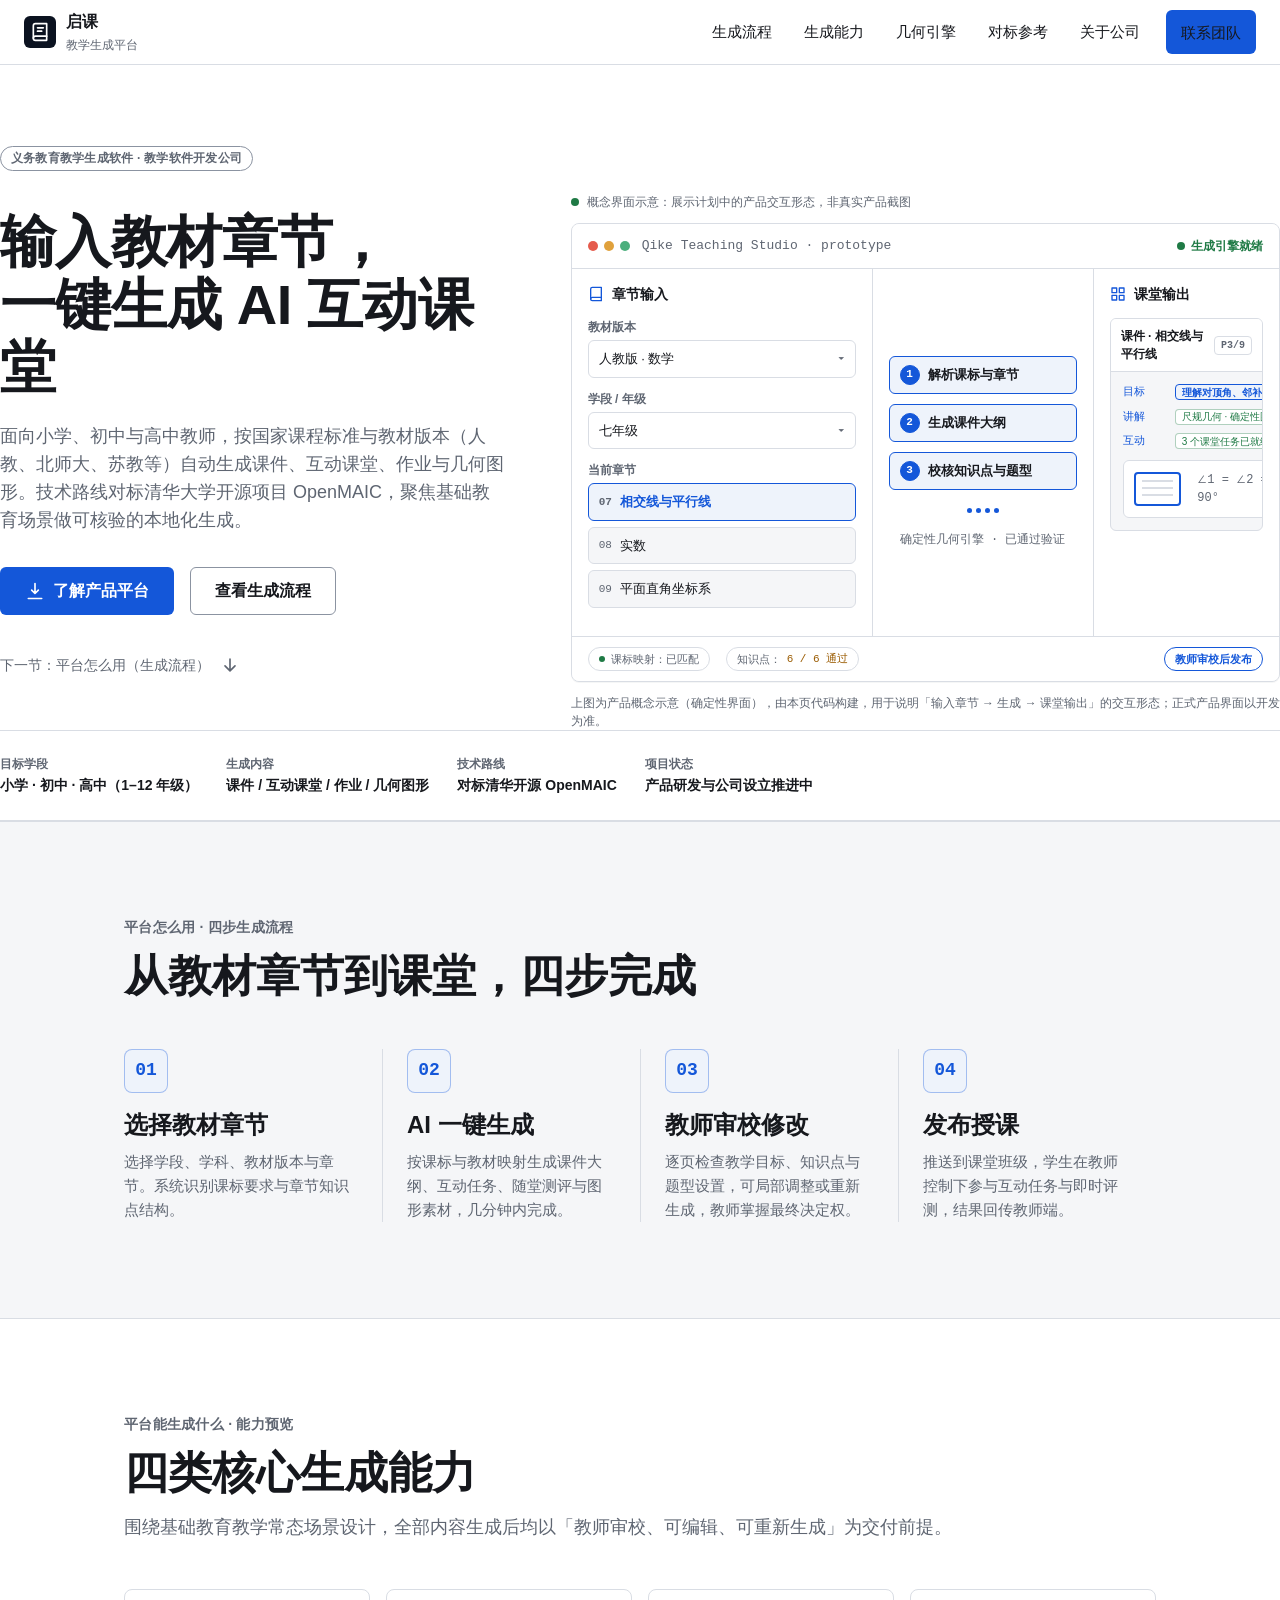
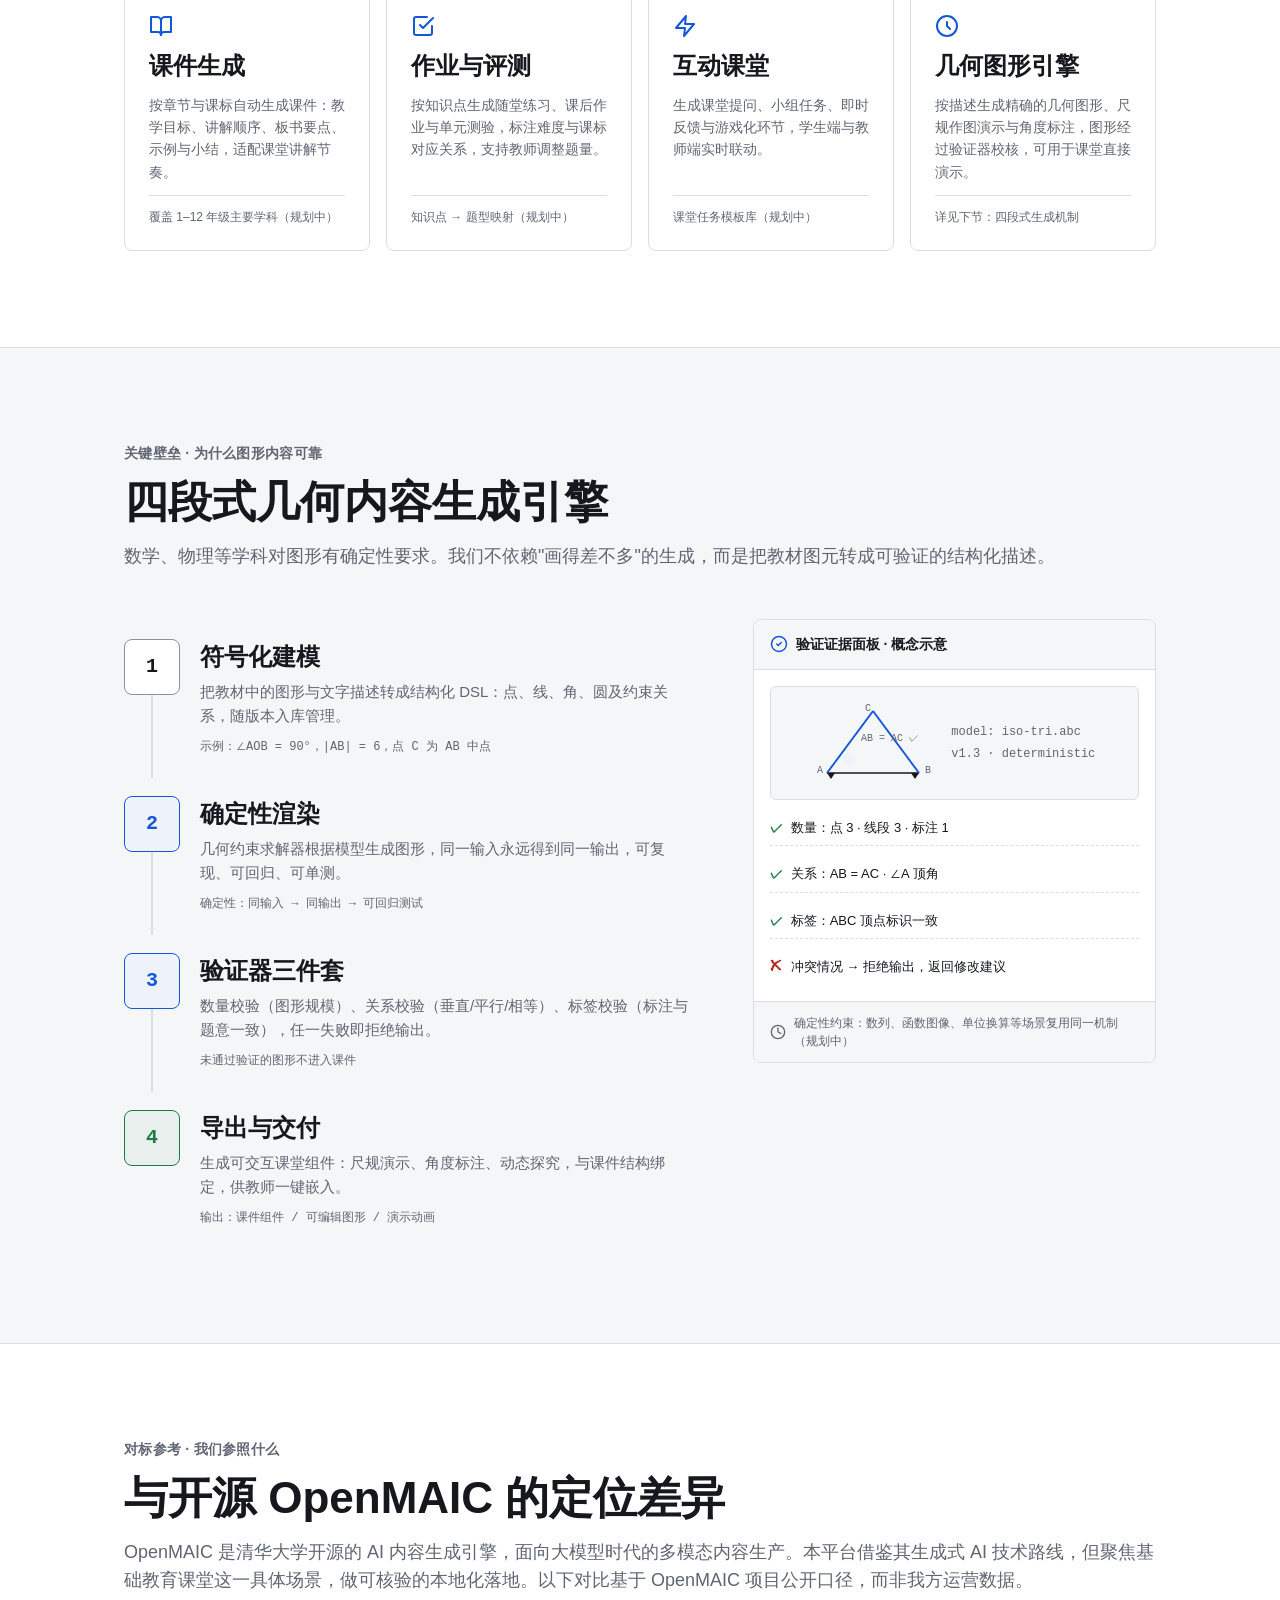
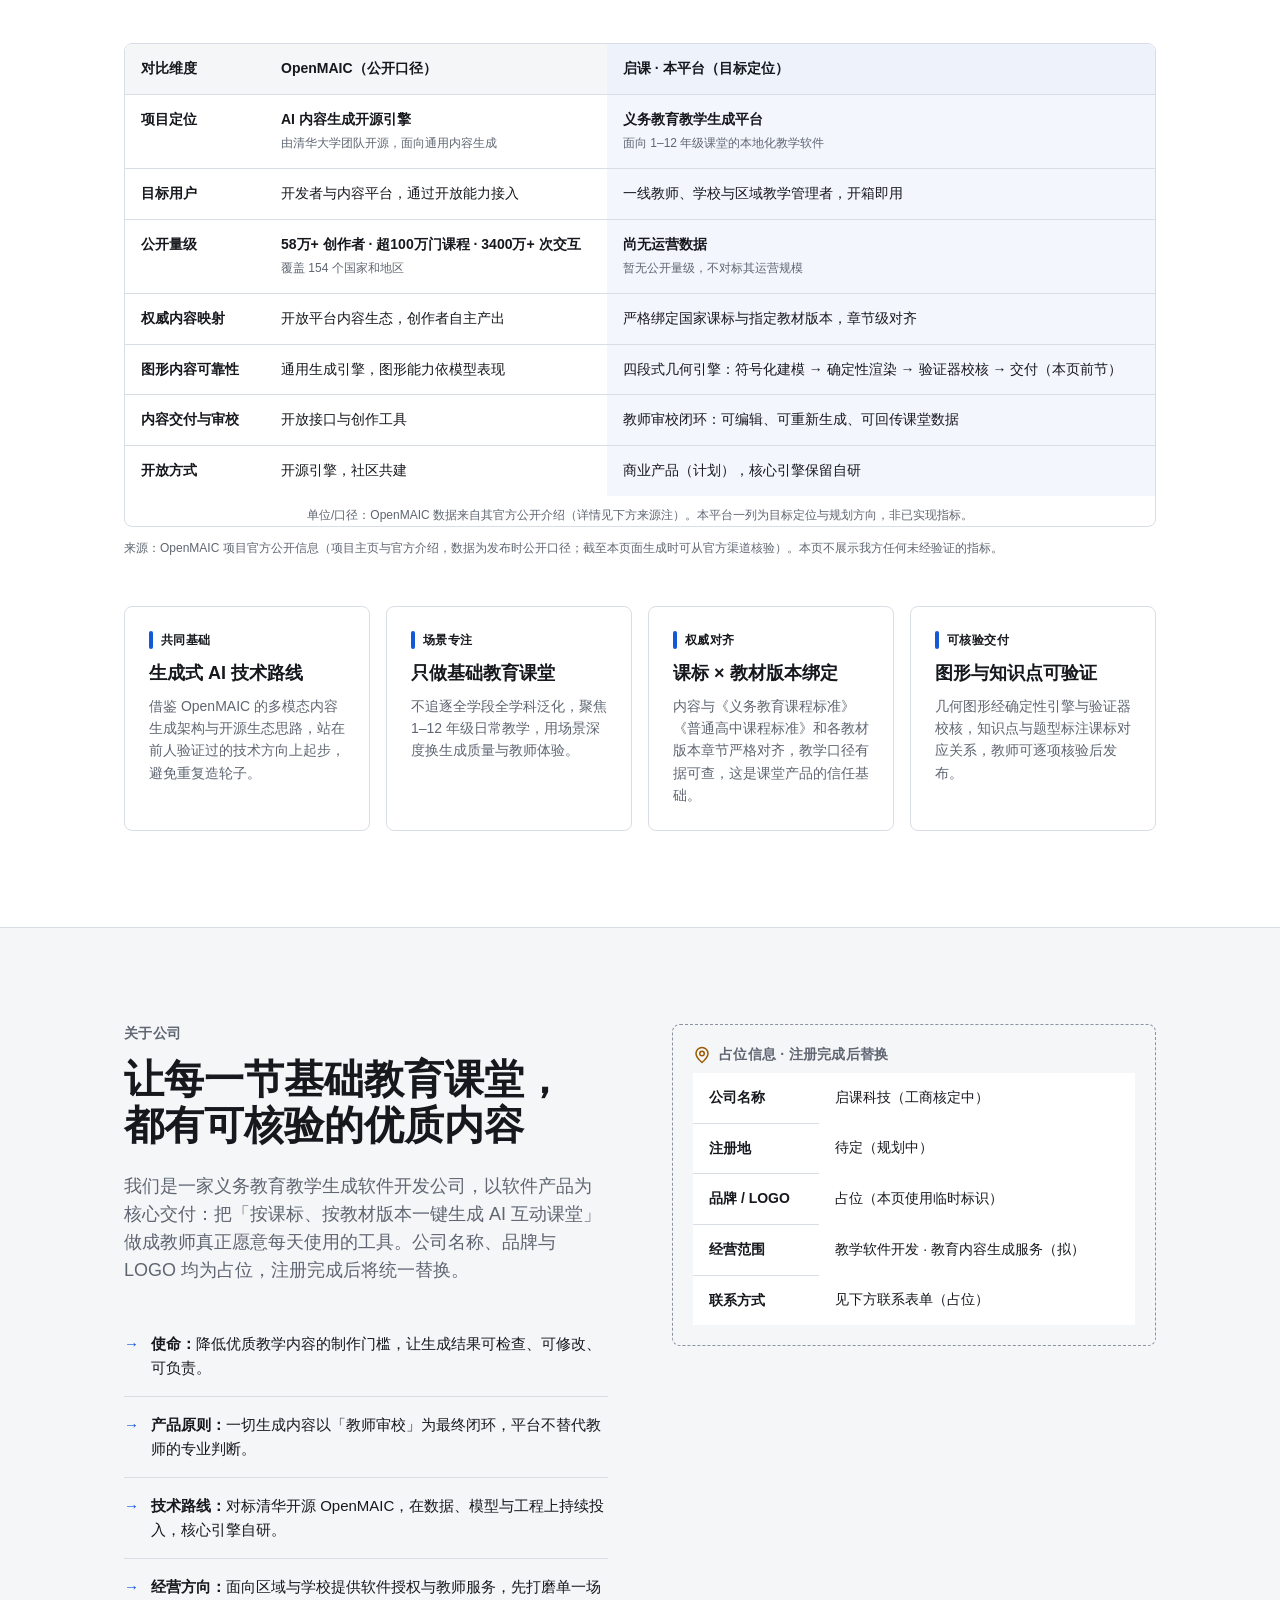
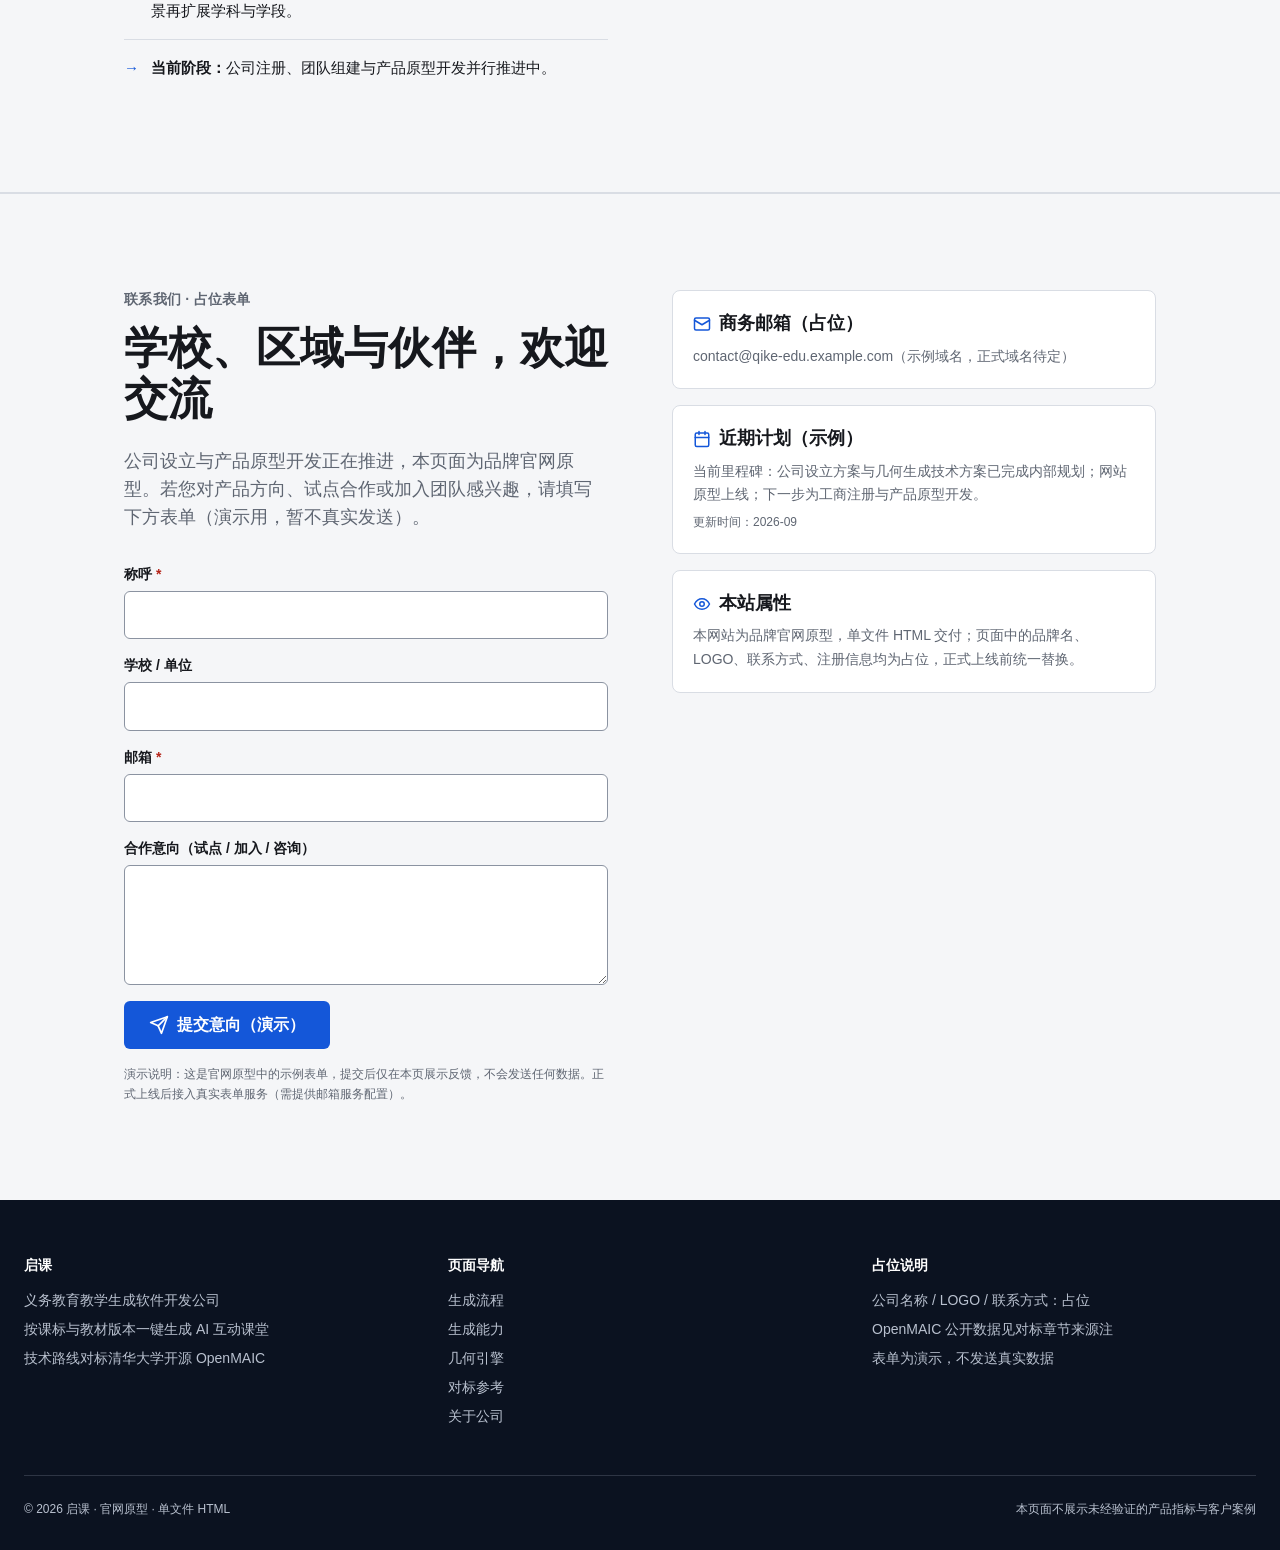
<file: index.html>
<!DOCTYPE html>
<html lang="zh-CN">
<head><meta name="design-suite-artifact-kind" content="website"><meta name="design-suite-delivery-adapter" content="static-export"><meta name="design-suite-delivery-format" content="single-html"><meta name="design-suite-asset-policy" content="inline-base64"><meta name="design-suite-export-mode" content="single-file"><meta name="design-suite-contract-sha256" content="370e5f28b3abedcfe1e6a75d80be99c14decdaf34d7dc1e95ad6c3d7f9c54b37"><script>(function(){var errors=[];window.__DESIGN_SUITE_STATIC_ERRORS__=errors;window.addEventListener("error",function(event){errors.push(event.message||event.type||"error")},true);window.addEventListener("unhandledrejection",function(event){errors.push(String(event.reason||"unhandledrejection"))})})();</script><script data-design-suite-sandbox-shim>(function(){var used=[];window.__DESIGN_SUITE_SANDBOX_VIOLATIONS__=used;function note(api){if(used.indexOf(api)<0)used.push(api)}function memoryStorage(){var map=Object.create(null);function keys(){return Object.keys(map)}return{get length(){return keys().length},key:function(index){var list=keys();return index>=0&&index<list.length?list[index]:null},getItem:function(key){key=String(key);return key in map?map[key]:null},setItem:function(key,value){map[String(key)]=String(value)},removeItem:function(key){delete map[String(key)]},clear:function(){map=Object.create(null)}}}["localStorage","sessionStorage"].forEach(function(name){var store=memoryStorage();try{Object.defineProperty(window,name,{configurable:true,get:function(){note(name);return store}})}catch(error){note(name+":shim-failed")}});var cookie="";try{Object.defineProperty(document,"cookie",{configurable:true,get:function(){note("document.cookie");return cookie},set:function(value){note("document.cookie");var pair=String(value).split(";")[0];if(pair)cookie=cookie?cookie+"; "+pair:pair}})}catch(error){note("document.cookie:shim-failed")}try{Object.defineProperty(window,"indexedDB",{configurable:true,get:function(){note("indexedDB");return null}})}catch(error){note("indexedDB:shim-failed")}})();</script>
<meta charset="utf-8">
<meta name="viewport" content="width=device-width, initial-scale=1">
<meta name="description" content="面向基础教育阶段的教学软件开发公司：覆盖小学至高中，按课标与教材版本一键生成 AI 互动课堂与教学内容，对标清华大学开源 OpenMAIC。本页面为公司品牌官网。">
<link rel="icon" href="[data-uri]">
<title>启课 · 义务教育教学生成平台</title>
<style>
/* ============================================================
   科技证据风 · Technology Evidence System
   浅色表面 / 深色文字 / 单一行动色 / 4px 刻度 / 圆角<=8px
   ============================================================ */
:root{
  --canvas:#ffffff;
  --canvas-subtle:#f5f6f8;
  --canvas-tint:#eef3fb;
  --canvas-inverse:#0b1220;
  --text:#16181d;
  --text-muted:#5f6672;
  --text-inverse:#ffffff;
  --line:#d9dde4;
  --line-strong:#8b93a1;
  --action:#1457d9;
  --action-hover:#0f47b7;
  --focus:#005fcc;
  --info:#1769aa;
  --success:#1f7a45;
  --danger:#b42318;
  --warning:#9a5b00;
  --reading:720px;
  --content:1080px;
  --wide:1280px;
  --r-sm:4px;
  --r-md:8px;
  --mono:"SFMono-Regular",Consolas,"Liberation Mono",Menlo,monospace;
  --sans:-apple-system,BlinkMacSystemFont,"Segoe UI","PingFang SC","Hiragino Sans GB","Microsoft YaHei","Noto Sans SC",sans-serif;
}
*{box-sizing:border-box;}
html{scroll-behavior:smooth;}
html:focus-within{scroll-behavior:smooth;}
body{
  margin:0;
  font-family:var(--sans);
  font-size:16px;
  line-height:1.5;
  color:var(--text);
  background:var(--canvas);
  letter-spacing:0;
}
body.menu-locked{overflow:hidden;}
img,svg{display:block;max-width:100%;}
a{color:var(--action);text-decoration:underline;text-underline-offset:3px;}
a:hover{color:var(--action-hover);}
:focus-visible{outline:3px solid var(--focus);outline-offset:2px;border-radius:2px;}
.skip-link{
  position:absolute;left:16px;top:-64px;z-index:200;
  background:var(--canvas-inverse);color:var(--text-inverse);
  padding:12px 20px;border-radius:var(--r-sm);
  text-decoration:none;font-size:14px;font-weight:600;
}
.skip-link:focus{top:12px;color:var(--text-inverse);}
.container{width:100%;max-width:var(--content);margin:0 auto;padding:0 24px;}
.container-wide{width:100%;max-width:var(--wide);margin:0 auto;padding:0 24px;}
.container-reading{width:100%;max-width:var(--reading);margin:0 auto;padding:0 24px;}
section{scroll-margin-top:88px;}
.note-tag{
  display:inline-block;font-size:12px;line-height:1.4;font-weight:600;
  color:var(--text-muted);border:1px solid var(--line-strong);
  border-radius:999px;padding:3px 10px;letter-spacing:.02em;
}
h1,h2,h3,h4,p{margin:0;}
h1{font-size:56px;line-height:1.12;font-weight:700;letter-spacing:-.01em;}
h2{font-size:44px;line-height:1.16;font-weight:700;}
h3{font-size:24px;line-height:1.3;font-weight:600;}
h4{font-size:18px;line-height:1.4;font-weight:600;}
.lead{font-size:18px;line-height:1.55;color:var(--text-muted);}
.label{font-size:14px;line-height:1.4;font-weight:600;color:var(--text-muted);letter-spacing:.02em;}
.meta{font-size:14px;line-height:1.5;color:var(--text-muted);}
.footnote{font-size:12px;line-height:1.65;color:var(--text-muted);}
.section-head{margin-bottom:48px;}
.section-head .label{margin-bottom:12px;display:block;}
.btn{
  display:inline-flex;align-items:center;justify-content:center;gap:8px;
  min-height:48px;padding:12px 24px;border-radius:6px;
  font-size:16px;font-weight:600;line-height:1;
  text-decoration:none;cursor:pointer;border:1.5px solid transparent;
  transition:background-color .15s ease,border-color .15s ease,color .15s ease;
}
.btn-primary{background:var(--action);color:#fff;}
.btn-primary:hover{background:var(--action-hover);color:#fff;}
.btn-secondary{
  background:transparent;color:var(--text);border-color:var(--line-strong);
}
.btn-secondary:hover{border-color:var(--text);background:var(--canvas-subtle);color:var(--text);}
.btn:focus-visible{outline:3px solid var(--focus);outline-offset:2px;}
.btn[disabled]{opacity:.55;cursor:not-allowed;}
.icon{width:20px;height:20px;flex:none;}

/* ---------- 全局导航 ---------- */
.site-header{
  position:sticky;top:0;z-index:100;
  background:rgba(255,255,255,.92);
  border-bottom:1px solid var(--line);
  backdrop-filter:saturate(1.4) blur(6px);
}
.nav-row{display:flex;align-items:center;gap:24px;min-height:64px;}
.brand{display:inline-flex;align-items:center;gap:10px;text-decoration:none;color:var(--text);font-weight:700;font-size:16px;}
.brand-mark{width:32px;height:32px;border-radius:6px;background:var(--canvas-inverse);color:#fff;display:inline-flex;align-items:center;justify-content:center;flex:none;}
.brand .dash{display:block;font-size:12px;color:var(--text-muted);font-weight:500;margin-top:2px;}
.nav-links{display:flex;align-items:center;gap:4px;margin-left:auto;}
.nav-links a{
  display:inline-flex;align-items:center;min-height:44px;padding:0 14px;
  color:var(--text);text-decoration:none;font-size:15px;font-weight:500;border-radius:6px;
}
.nav-links a:hover{background:var(--canvas-subtle);color:var(--text);}
.nav-links a.current{color:var(--action);font-weight:600;}
.nav-cta{margin-left:8px;}
.nav-burger{
  display:none;margin-left:auto;width:44px;height:44px;align-items:center;justify-content:center;
  border:1px solid var(--line-strong);border-radius:6px;background:var(--canvas);cursor:pointer;
}
.nav-burger[aria-expanded="true"]{background:var(--canvas-subtle);}

/* ---------- Hero ---------- */
.hero{background:var(--canvas);border-bottom:1px solid var(--line);}
.hero-band{padding:80px 0 24px;}
.hero-kicker{margin-bottom:20px;}
.hero-grid{display:grid;grid-template-columns:minmax(0,5fr) minmax(0,7fr);gap:64px;align-items:start;}
.hero-copy h1{margin:20px 0 24px;}
.hero-copy .lead{max-width:540px;margin-bottom:32px;}
.hero-actions{display:flex;flex-wrap:wrap;gap:16px;margin-bottom:40px;}
.hero-next{
  display:flex;align-items:center;gap:10px;
  color:var(--text-muted);text-decoration:none;font-size:14px;font-weight:500;
}
.hero-next:hover{color:var(--action);}
.hero-next .icon{transition:transform .15s ease;}
.hero-next:hover .icon{transform:translateY(2px);}
.hero-facts{display:flex;flex-wrap:wrap;gap:12px 28px;padding-top:24px;border-top:1px solid var(--line);}
.fact-item .fact-k{font-size:12px;color:var(--text-muted);font-weight:600;}
.fact-item .fact-v{font-size:14px;font-weight:600;margin-top:2px;}

/* ---------- 概念工作台 ---------- */
.product-proof{margin-top:48px;}
.proof-note{
  display:flex;align-items:center;gap:8px;margin-bottom:12px;
  font-size:12px;color:var(--text-muted);
}
.proof-note .dot{width:8px;height:8px;border-radius:50%;background:var(--success);flex:none;}
.workbench{
  border:1px solid var(--line);border-radius:8px;overflow:hidden;
  background:var(--canvas-subtle);box-shadow:0 1px 0 rgba(22,24,29,.04);
}
.wb-titlebar{
  display:flex;align-items:center;gap:12px;padding:12px 16px;
  background:var(--canvas);border-bottom:1px solid var(--line);
}
.wb-dots{display:flex;gap:6px;}
.wb-dots i{width:10px;height:10px;border-radius:50%;background:var(--line);}
.wb-dots i:first-child{background:#e55b4c;}
.wb-dots i:nth-child(2){background:#e0a13c;}
.wb-dots i:nth-child(3){background:#4caf7d;}
.wb-title{font-size:13px;color:var(--text-muted);font-family:var(--mono);}
.wb-status{margin-left:auto;display:inline-flex;align-items:center;gap:6px;font-size:12px;font-weight:600;color:var(--success);}
.wb-status .dot{width:8px;height:8px;border-radius:50%;background:var(--success);}
.wb-body{display:grid;grid-template-columns:minmax(0,300px) minmax(0,220px) minmax(0,1fr);gap:1px;background:var(--line);}
.wb-pane{background:var(--canvas);padding:16px;min-width:0;}
.wb-pane h4{font-size:14px;margin-bottom:14px;display:flex;align-items:center;gap:8px;}
.wb-pane h4 .icon{width:16px;height:16px;color:var(--action);}
.field{margin-bottom:12px;}
.field label{display:block;font-size:12px;font-weight:600;color:var(--text-muted);margin-bottom:4px;}
.field .box{
  display:flex;align-items:center;justify-content:space-between;gap:8px;
  border:1px solid var(--line);border-radius:6px;padding:8px 10px;
  font-size:13px;background:var(--canvas);
}
.field .box .chev{color:var(--text-muted);font-family:var(--mono);}
.list-fill{display:flex;flex-direction:column;gap:6px;}
.list-fill .item{
  border:1px solid var(--line);border-radius:6px;padding:8px 10px;
  font-size:13px;display:flex;align-items:center;gap:8px;background:var(--canvas-subtle);
}
.list-fill .item.active{border-color:var(--action);background:var(--canvas-tint);font-weight:600;color:var(--action);}
.list-fill .item .num{font-family:var(--mono);font-size:11px;color:var(--text-muted);}
.wb-center{display:flex;flex-direction:column;justify-content:center;gap:10px;}
.gen-step{display:flex;align-items:center;gap:8px;font-size:13px;border:1.5px dashed var(--line-strong);border-radius:6px;padding:8px 10px;color:var(--text-muted);}
.gen-step.active{border-style:solid;border-color:var(--action);background:var(--canvas-tint);color:var(--text);font-weight:600;}
.gen-step .k{width:20px;height:20px;border-radius:50%;background:var(--canvas);border:1px solid var(--line-strong);display:inline-flex;align-items:center;justify-content:center;font-size:11px;font-family:var(--mono);flex:none;}
.gen-step.active .k{background:var(--action);border-color:var(--action);color:#fff;}
.gen-pulse{
  display:flex;align-items:center;justify-content:center;gap:4px;padding:8px 0;
}
.gen-pulse i{width:5px;height:5px;border-radius:50%;background:var(--action);animation:pl 1.2s infinite ease-in-out;}
.gen-pulse i:nth-child(2){animation-delay:.15s;}
.gen-pulse i:nth-child(3){animation-delay:.3s;}
.gen-pulse i:nth-child(4){animation-delay:.45s;}
@keyframes pl{0%,80%,100%{opacity:.25;transform:scale(.8);}40%{opacity:1;transform:scale(1.1);}}
.gen-spec{font-size:12px;color:var(--text-muted);display:flex;align-items:center;gap:6px;justify-content:center;font-family:var(--mono);}
.slide-card{border:1px solid var(--line);border-radius:6px;overflow:hidden;background:var(--canvas-subtle);}
.slide-head{display:flex;align-items:center;gap:8px;padding:8px 10px;border-bottom:1px solid var(--line);background:var(--canvas);font-size:12px;font-weight:600;}
.slide-head .tag{font-size:10px;font-family:var(--mono);color:var(--text-muted);border:1px solid var(--line);border-radius:4px;padding:1px 6px;margin-left:auto;}
.slide-body{padding:12px;display:grid;gap:8px;}
.slide-row{display:flex;align-items:center;gap:8px;font-size:12px;}
.slide-row .p{font-family:var(--mono);font-size:11px;color:var(--action);width:44px;flex:none;}
.slide-bar{flex:1;height:16px;border-radius:4px;display:flex;align-items:center;padding:0 6px;font-size:10px;color:var(--text-muted);border:1px solid var(--line);background:var(--canvas);overflow:hidden;white-space:nowrap;text-overflow:ellipsis;}
.slide-bar.ok{color:var(--success);border-color:rgba(31,122,69,.35);}
.slide-bar.act{border-color:var(--action);color:var(--action);font-weight:600;background:var(--canvas-tint);}
.slide-fig{margin-top:2px;border:1px solid var(--line);background:var(--canvas);border-radius:6px;padding:10px;display:flex;align-items:center;justify-content:center;gap:16px;}
.slide-fig .prim{width:52px;height:34px;border:2px solid var(--action);border-radius:4px;position:relative;}
.slide-fig .prim::after{content:"";position:absolute;left:6px;top:6px;right:6px;height:2px;background:var(--line);box-shadow:0 7px 0 var(--line),0 14px 0 var(--line);}
.slide-fig .angle{color:var(--text-muted);font-size:12px;font-family:var(--mono);}
.wb-foot{
  display:flex;align-items:center;gap:16px;padding:10px 16px;background:var(--canvas);
  border-top:1px solid var(--line);font-size:12px;color:var(--text-muted);
}
.wb-foot .pill{display:inline-flex;align-items:center;gap:6px;border:1px solid var(--line);border-radius:999px;padding:3px 10px;font-size:11px;}
.wb-foot .pill .ok-dot{width:6px;height:6px;border-radius:50%;background:var(--success);}
.wb-foot .pill .warn{color:var(--warning);font-family:var(--mono);}
.wb-foot .grow{flex:1;}
.proof-caption{margin-top:12px;font-size:12px;color:var(--text-muted);}

/* ---------- 通用 band ---------- */
.band{padding:96px 0;}
.band-subtle{background:var(--canvas-subtle);border-top:1px solid var(--line);border-bottom:1px solid var(--line);}
.band-inverse{background:var(--canvas-inverse);color:var(--text-inverse);}
.band-inverse .label,.band-inverse .meta,.band-inverse .lead,.band-inverse .footnote{color:#b9c1cf;}
.band-inverse h2{color:#fff;}

/* ---------- 工作流 ---------- */
.steps{display:grid;grid-template-columns:repeat(4,minmax(0,1fr));gap:0;counter-reset:step;}
.step{
  position:relative;padding:0 24px;border-left:1px solid var(--line);
}
.step:first-child{border-left:none;padding-left:0;}
.step .step-num{
  display:inline-flex;align-items:center;justify-content:center;
  width:44px;height:44px;border-radius:8px;background:var(--canvas-tint);
  border:1px solid rgba(20,87,217,.35);color:var(--action);
  font-size:18px;font-weight:700;font-family:var(--mono);margin-bottom:16px;
}
.step h3{margin:0 0 10px;}
.step p{margin:0;color:var(--text-muted);font-size:15px;line-height:1.6;}
.step-arrow{display:none;}

/* ---------- 能力卡 ---------- */
.cards{display:grid;grid-template-columns:repeat(4,minmax(0,1fr));gap:16px;}
.card{
  border:1px solid var(--line);border-radius:8px;background:var(--canvas);
  padding:24px;display:flex;flex-direction:column;gap:12px;
}
.card .icon{width:24px;height:24px;color:var(--action);}
.card h3{margin:0;}
.card p{margin:0;font-size:14px;line-height:1.6;color:var(--text-muted);flex:1;}
.card .card-meta{font-size:12px;color:var(--text-muted);border-top:1px solid var(--line);padding-top:12px;}

/* ---------- 几何引擎 ---------- */
.engine-grid{display:grid;grid-template-columns:minmax(0,7fr) minmax(0,5fr);gap:64px;align-items:start;}
.pipeline{display:flex;flex-direction:column;gap:0;}
.pipe{
  position:relative;display:grid;grid-template-columns:56px minmax(0,1fr);gap:20px;
  padding:20px 0;
}
.pipe::before{content:"";position:absolute;left:27px;top:56px;bottom:-2px;width:2px;background:var(--line);}
.pipe:last-child::before{display:none;}
.pipe .pn{
  width:56px;height:56px;border-radius:8px;background:var(--canvas);
  border:1.5px solid var(--line-strong);display:inline-flex;align-items:center;justify-content:center;
  font-size:20px;font-weight:700;font-family:var(--mono);color:var(--text);z-index:1;
}
.pipe .pn.ok{border-color:var(--success);color:var(--success);background:rgba(31,122,69,.06);}
.pipe .pn.sys{border-color:var(--action);color:var(--action);background:var(--canvas-tint);}
.pipe h3{margin:2px 0 8px;}
.pipe p{margin:0;color:var(--text-muted);font-size:15px;line-height:1.6;max-width:520px;}
.pipe .pipe-meta{margin-top:10px;font-size:12px;color:var(--text-muted);font-family:var(--mono);}
.evidence-panel{
  border:1px solid var(--line);border-radius:8px;overflow:hidden;background:var(--canvas);
}
.evidence-panel .ep-head{
  display:flex;align-items:center;gap:8px;padding:14px 16px;border-bottom:1px solid var(--line);
  background:var(--canvas-subtle);font-size:14px;font-weight:600;
}
.evidence-panel .ep-head .icon{width:18px;height:18px;color:var(--action);}
.ep-body{padding:16px;display:flex;flex-direction:column;gap:10px;}
.geo-demo{border:1px solid var(--line);border-radius:6px;background:var(--canvas-subtle);padding:14px;display:flex;align-items:center;justify-content:center;gap:18px;}
.geo-demo svg{flex:none;}
.geo-meta{font-family:var(--mono);font-size:12px;color:var(--text-muted);display:flex;flex-direction:column;gap:4px;}
.geo-check{display:flex;align-items:center;gap:8px;font-size:13px;padding:8px 0;border-bottom:1px dashed var(--line);}
.geo-check:last-child{border-bottom:none;}
.geo-check .ok{color:var(--success);font-weight:700;flex:none;}
.geo-check .ko{color:var(--danger);font-weight:700;flex:none;}
.ep-foot{padding:12px 16px;border-top:1px solid var(--line);background:var(--canvas-subtle);font-size:12px;color:var(--text-muted);display:flex;align-items:center;gap:8px;}

/* ---------- 基准对比 ---------- */
.compare-wrap{overflow-x:auto;border:1px solid var(--line);border-radius:8px;}
.compare{width:100%;border-collapse:collapse;min-width:860px;background:var(--canvas);}
.compare th,.compare td{
  padding:14px 16px;text-align:left;vertical-align:top;
  border-bottom:1px solid var(--line);font-size:14px;line-height:1.55;
}
.compare thead th{background:var(--canvas-subtle);font-weight:600;font-size:14px;}
.compare thead th.col-diff{background:var(--canvas-tint);}
.compare td.dim{font-weight:600;color:var(--text);width:140px;background:var(--canvas-subtle);}
.compare tbody tr:last-child th,.compare tbody tr:last-child td{border-bottom:none;}
.compare td.col-diff{background:rgba(20,87,217,.05);}
.compare .cmp-name{display:block;font-weight:600;margin-bottom:2px;}
.compare .cmp-tag{font-size:12px;color:var(--text-muted);font-weight:500;}
.scroll-hint{display:none;font-size:12px;color:var(--text-muted);margin-top:10px;}
.compare-src{margin-top:12px;}

/* ---------- 差异化四列 ---------- */
.diff-grid{display:grid;grid-template-columns:repeat(4,minmax(0,1fr));gap:16px;margin-top:48px;}
.diff-card{border:1px solid var(--line);border-radius:8px;padding:24px;background:var(--canvas);}
.diff-card .diff-k{font-size:12px;font-weight:700;letter-spacing:.04em;margin-bottom:12px;display:flex;align-items:center;gap:8px;}
.diff-card .diff-k .bar{width:4px;height:18px;border-radius:2px;background:var(--action);}
.diff-card h4{margin:0 0 8px;}
.diff-card p{margin:0;font-size:14px;line-height:1.6;color:var(--text-muted);}

/* ---------- 公司 band ---------- */
.company-band{padding:96px 0;}
.company-grid{display:grid;grid-template-columns:minmax(0,6fr) minmax(0,6fr);gap:64px;}
.company-copy .lead{margin-bottom:32px;}
.pill-list{list-style:none;margin:0;padding:0;display:flex;flex-direction:column;gap:0;}
.pill-list li{
  display:flex;gap:12px;padding:16px 0;border-bottom:1px solid var(--line);
  font-size:15px;line-height:1.6;
}
.pill-list li:last-child{border-bottom:none;}
.pill-list .mark{color:var(--action);font-weight:700;flex:none;}
.pill-list b{font-weight:600;}
.place-box{border:1px dashed var(--line-strong);border-radius:8px;padding:20px;background:var(--canvas-subtle);}
.place-box .label{margin-bottom:8px;display:flex;align-items:center;gap:8px;}
.place-box .icon{width:18px;height:18px;color:var(--warning);}

/* ---------- 联系 ---------- */
.contact-band{background:var(--canvas-subtle);border-top:1px solid var(--line);}
.contact-grid{display:grid;grid-template-columns:minmax(0,6fr) minmax(0,6fr);gap:64px;align-items:start;}
.form{display:flex;flex-direction:column;gap:16px;}
.f-group{display:flex;flex-direction:column;gap:6px;}
.f-group label{font-size:14px;font-weight:600;}
.f-group .req{color:var(--danger);}
.f-group input,.f-group textarea{
  width:100%;font-family:var(--sans);font-size:16px;line-height:1.4;
  padding:12px 14px;border:1.5px solid var(--line-strong);border-radius:6px;
  background:var(--canvas);color:var(--text);min-height:48px;
}
.f-group textarea{min-height:120px;resize:vertical;}
.f-group input:focus,.f-group textarea:focus{outline:none;border-color:var(--focus);box-shadow:0 0 0 3px rgba(0,95,204,.18);}
.f-group .err-msg{display:none;font-size:13px;color:var(--danger);}
.f-group.invalid input,.f-group.invalid textarea{border-color:var(--danger);}
.f-group.invalid .err-msg{display:block;}
.form-status[role="status"]{display:none;padding:14px 16px;border-radius:6px;font-size:14px;font-weight:600;}
.form-status.ok{display:block;background:rgba(31,122,69,.08);border:1px solid rgba(31,122,69,.4);color:var(--success);}
.form-status.err{display:block;background:rgba(180,35,24,.07);border:1px solid rgba(180,35,24,.4);color:var(--danger);}
.contact-aside{display:flex;flex-direction:column;gap:16px;}
.contact-card{border:1px solid var(--line);border-radius:8px;padding:20px;background:var(--canvas);}
.contact-card h4{margin:0 0 8px;display:flex;align-items:center;gap:8px;}
.contact-card .icon{width:18px;height:18px;color:var(--action);}
.contact-card p{margin:0;font-size:14px;color:var(--text-muted);line-height:1.7;}
.contact-card .mono{font-family:var(--mono);color:var(--text);}

/* ---------- footer ---------- */
.site-footer{background:var(--canvas-inverse);color:#b9c1cf;padding:56px 0 32px;font-size:14px;}
.site-footer .f-grid{display:grid;grid-template-columns:repeat(3,minmax(0,1fr));gap:40px;}
.site-footer h4{color:#fff;margin:0 0 14px;font-size:14px;}
.site-footer ul{list-style:none;margin:0;padding:0;display:flex;flex-direction:column;gap:8px;}
.site-footer a{color:#b9c1cf;text-decoration:none;}
.site-footer a:hover{color:#fff;}
.f-bottom{margin-top:48px;padding-top:24px;border-top:1px solid rgba(185,193,207,.2);display:flex;flex-wrap:wrap;gap:12px;justify-content:space-between;font-size:12px;}

/* ---------- 移动菜单 ---------- */
.mobile-menu{
  display:none;position:fixed;inset:64px 0 0 0;z-index:120;
  background:var(--canvas);border-top:1px solid var(--line);
  overflow-y:auto;padding:24px;
}
.mobile-menu.open{display:grid;gap:4px;align-content:start;}
.mobile-menu a{
  display:flex;align-items:center;min-height:48px;padding:0 12px;border-radius:6px;
  font-size:17px;font-weight:600;color:var(--text);text-decoration:none;
}
.mobile-menu a:hover{background:var(--canvas-subtle);}
.mobile-menu .m-cta{margin-top:16px;}

/* ---------- 媒体查询 ---------- */
@media (max-width:1024px){
  .hero-grid{grid-template-columns:1fr;gap:40px;}
  .engine-grid{grid-template-columns:1fr;gap:40px;}
  .company-grid,.contact-grid{grid-template-columns:1fr;gap:48px;}
  .steps{grid-template-columns:repeat(2,minmax(0,1fr));row-gap:40px;}
  .step:nth-child(3){border-left:none;padding-left:0;}
  .cards{grid-template-columns:repeat(2,minmax(0,1fr));}
  .diff-grid{grid-template-columns:repeat(2,minmax(0,1fr));}
}
@media (max-width:767px){
  h1{font-size:40px;line-height:1.15;}
  h2{font-size:32px;line-height:1.2;}
  h3{font-size:20px;}
  .lead{font-size:17px;}
  .band{padding:72px 0;}
  .container,.container-wide{padding:0 20px;}
  .hero-band{padding:56px 0 0;}
  .hero-actions{flex-direction:column;align-items:stretch;}
  .hero-actions .btn{justify-content:center;}
  .nav-links{display:none;}
  .nav-burger{display:inline-flex;}
  .wb-body{grid-template-columns:1fr;}
  .wb-center{flex-direction:row;flex-wrap:wrap;justify-content:flex-start;}
  .gen-step{flex:1 1 46%;}
  .steps{grid-template-columns:1fr;row-gap:0;}
  .step{border-left:none;border-top:1px solid var(--line);padding:24px 0 0;margin-top:8px;}
  .step:first-child{border-top:none;margin-top:0;padding-top:0;}
  .step .step-num{width:40px;height:40px;font-size:16px;margin-bottom:12px;}
  .cards{grid-template-columns:1fr;}
  .diff-grid{grid-template-columns:1fr;margin-top:40px;}
  .scroll-hint{display:flex;align-items:center;gap:6px;}
  .compare th,.compare td{padding:12px;font-size:13px;}
  .compare td.dim{width:110px;}
  .contact-grid{gap:40px;}
  .site-footer .f-grid{grid-template-columns:1fr;gap:28px;}
}
@media (min-width:2560px){
  body{zoom:1.08;}
}
@media (prefers-reduced-motion:reduce){
  html{scroll-behavior:auto;}
  *,*::before,*::after{animation:none!important;transition:none!important;}
}
</style>
</head>
<body>
<a class="skip-link" href="#main">跳到主要内容</a>

<!-- ======================= 导航 ======================= -->
<header class="site-header">
  <div class="container-wide nav-row">
    <a class="brand" href="#hero" aria-label="启课品牌首页">
      <span class="brand-mark" aria-hidden="true">
        <svg width="20" height="20" viewBox="0 0 24 24" fill="none" stroke="currentColor" stroke-width="2" stroke-linecap="round" stroke-linejoin="round"><path d="M4 19.5A2.5 2.5 0 0 1 6.5 17H20"/><path d="M6.5 2H20v20H6.5A2.5 2.5 0 0 1 4 19.5v-15A2.5 2.5 0 0 1 6.5 2z"/><path d="M9 7h7M9 11h5"/></svg>
      </span>
      <span>启课<span class="dash">教学生成平台</span></span>
    </a>
    <nav class="nav-links" aria-label="主导航">
      <a href="#workflow">生成流程</a>
      <a href="#capabilities">生成能力</a>
      <a href="#geometry-engine">几何引擎</a>
      <a href="#benchmark">对标参考</a>
      <a href="#company">关于公司</a>
      <a class="btn btn-primary nav-cta" href="#contact">联系团队</a>
    </nav>
    <button class="nav-burger" id="nav-burger" aria-expanded="false" aria-controls="mobile-menu" aria-label="打开菜单">
      <svg width="22" height="22" viewBox="0 0 24 24" fill="none" stroke="currentColor" stroke-width="2" stroke-linecap="round"><path d="M4 7h16M4 12h16M4 17h16"/></svg>
    </button>
  </div>
</header>

<nav class="mobile-menu" id="mobile-menu" aria-label="移动端主导航" hidden>
  <a href="#workflow">生成流程</a>
  <a href="#capabilities">生成能力</a>
  <a href="#geometry-engine">几何引擎</a>
  <a href="#benchmark">对标参考</a>
  <a href="#company">关于公司</a>
  <a class="btn btn-primary m-cta" href="#contact">联系团队</a>
</nav>

<main id="main">
<!-- ======================= 1. Hero ======================= -->
<section class="hero" id="hero" aria-labelledby="hero-title">
  <div class="container-wide hero-band">
    <div class="hero-grid">
      <div class="hero-copy">
        <span class="note-tag hero-kicker">义务教育教学生成软件 · 教学软件开发公司</span>
        <h1 id="hero-title">输入教材章节，<br>一键生成 AI 互动课堂</h1>
        <p class="lead">面向小学、初中与高中教师，按国家课程标准与教材版本（人教、北师大、苏教等）自动生成课件、互动课堂、作业与几何图形。技术路线对标清华大学开源项目 OpenMAIC，聚焦基础教育场景做可核验的本地化生成。</p>
        <div class="hero-actions">
          <a class="btn btn-primary" href="#capabilities">
            <svg class="icon" viewBox="0 0 24 24" fill="none" stroke="currentColor" stroke-width="2" stroke-linecap="round" stroke-linejoin="round" aria-hidden="true"><path d="M12 3v12m0 0l-4-4m4 4l4-4"/><path d="M4 21h16"/></svg>
            了解产品平台
          </a>
          <a class="btn btn-secondary" href="#workflow">查看生成流程</a>
        </div>
        <a class="hero-next" href="#workflow">
          下一节：平台怎么用（生成流程）
          <svg class="icon" viewBox="0 0 24 24" fill="none" stroke="currentColor" stroke-width="2" stroke-linecap="round" stroke-linejoin="round" aria-hidden="true"><path d="M12 5v14m0 0l-6-6m6 6l6-6"/></svg>
        </a>
      </div>
      <div class="product-proof">
        <p class="proof-note"><span class="dot" aria-hidden="true"></span>概念界面示意：展示计划中的产品交互形态，非真实产品截图</p>
        <div class="workbench" role="img" aria-label="概念界面示意：选择教材章节后一键生成课堂内容，分为章节输入、AI 生成、课堂输出三个面板">
          <div class="wb-titlebar">
            <span class="wb-dots" aria-hidden="true"><i></i><i></i><i></i></span>
            <span class="wb-title">Qike Teaching Studio · prototype</span>
            <span class="wb-status"><span class="dot" aria-hidden="true"></span>生成引擎就绪</span>
          </div>
          <div class="wb-body">
            <!-- 输入面板 -->
            <div class="wb-pane">
              <h4><svg class="icon" viewBox="0 0 24 24" fill="none" stroke="currentColor" stroke-width="2" stroke-linecap="round" stroke-linejoin="round" aria-hidden="true"><path d="M4 19.5A2.5 2.5 0 0 1 6.5 17H20"/><path d="M6.5 2H20v20H6.5A2.5 2.5 0 0 1 4 19.5v-15A2.5 2.5 0 0 1 6.5 2z"/></svg>章节输入</h4>
              <div class="field">
                <label for="demo-version">教材版本</label>
                <div class="box" id="demo-version">人教版 · 数学 <span class="chev">▾</span></div>
              </div>
              <div class="field">
                <label>学段 / 年级</label>
                <div class="box">七年级 <span class="chev">▾</span></div>
              </div>
              <div class="field">
                <label>当前章节</label>
                <div class="list-fill">
                  <span class="item active"><span class="num">07</span>相交线与平行线</span>
                  <span class="item"><span class="num">08</span>实数</span>
                  <span class="item"><span class="num">09</span>平面直角坐标系</span>
                </div>
              </div>
            </div>
            <!-- 生成面板 -->
            <div class="wb-pane wb-center">
              <div class="gen-step active"><span class="k" aria-hidden="true">1</span>解析课标与章节</div>
              <div class="gen-step active"><span class="k" aria-hidden="true">2</span>生成课件大纲</div>
              <div class="gen-step active"><span class="k" aria-hidden="true">3</span>校核知识点与题型</div>
              <div class="gen-pulse" aria-hidden="true"><i></i><i></i><i></i><i></i></div>
              <div class="gen-spec">确定性几何引擎 · 已通过验证</div>
            </div>
            <!-- 输出面板 -->
            <div class="wb-pane">
              <h4><svg class="icon" viewBox="0 0 24 24" fill="none" stroke="currentColor" stroke-width="2" stroke-linecap="round" stroke-linejoin="round" aria-hidden="true"><path d="M3 3h7v7H3zM14 3h7v7h-7zM14 14h7v7h-7zM3 14h7v7H3z"/></svg>课堂输出</h4>
              <div class="slide-card">
                <div class="slide-head">课件 · 相交线与平行线 <span class="tag">P3/9</span></div>
                <div class="slide-body">
                  <div class="slide-row"><span class="p">目标</span><span class="slide-bar act">理解对顶角、邻补角概念</span></div>
                  <div class="slide-row"><span class="p">讲解</span><span class="slide-bar ok">尺规几何 · 确定性图形</span></div>
                  <div class="slide-row"><span class="p">互动</span><span class="slide-bar ok">3 个课堂任务已就绪</span></div>
                  <div class="slide-fig" aria-label="几何图形示例：带直角的三角形与角度标注">
                    <span class="prim" aria-hidden="true"></span>
                    <span class="angle">∠1 = ∠2 = 90°</span>
                  </div>
                </div>
              </div>
            </div>
          </div>
          <div class="wb-foot">
            <span class="pill"><span class="ok-dot" aria-hidden="true"></span>课标映射：已匹配</span>
            <span class="pill">知识点：<span class="warn">6 / 6 通过</span></span>
            <span class="grow"></span>
            <span class="pill" style="border-color:var(--action);color:var(--action);font-weight:600;">教师审校后发布</span>
          </div>
        </div>
        <p class="proof-caption">上图为产品概念示意（确定性界面），由本页代码构建，用于说明「输入章节 → 生成 → 课堂输出」的交互形态；正式产品界面以开发为准。</p>
      </div>
    </div>
    <div class="hero-facts">
      <div class="fact-item"><div class="fact-k">目标学段</div><div class="fact-v">小学 · 初中 · 高中（1–12 年级）</div></div>
      <div class="fact-item"><div class="fact-k">生成内容</div><div class="fact-v">课件 / 互动课堂 / 作业 / 几何图形</div></div>
      <div class="fact-item"><div class="fact-k">技术路线</div><div class="fact-v">对标清华开源 OpenMAIC</div></div>
      <div class="fact-item"><div class="fact-k">项目状态</div><div class="fact-v">产品研发与公司设立推进中</div></div>
    </div>
  </div>
</section>

<!-- ======================= 2. 工作流 ======================= -->
<section class="band band-subtle" id="workflow" aria-labelledby="wf-title">
  <div class="container">
    <div class="section-head">
      <span class="label">平台怎么用 · 四步生成流程</span>
      <h2 id="wf-title">从教材章节到课堂，四步完成</h2>
    </div>
    <div class="steps">
      <div class="step">
        <span class="step-num" aria-hidden="true">01</span>
        <h3>选择教材章节</h3>
        <p>选择学段、学科、教材版本与章节。系统识别课标要求与章节知识点结构。</p>
      </div>
      <div class="step">
        <span class="step-num" aria-hidden="true">02</span>
        <h3>AI 一键生成</h3>
        <p>按课标与教材映射生成课件大纲、互动任务、随堂测评与图形素材，几分钟内完成。</p>
      </div>
      <div class="step">
        <span class="step-num" aria-hidden="true">03</span>
        <h3>教师审校修改</h3>
        <p>逐页检查教学目标、知识点与题型设置，可局部调整或重新生成，教师掌握最终决定权。</p>
      </div>
      <div class="step">
        <span class="step-num" aria-hidden="true">04</span>
        <h3>发布授课</h3>
        <p>推送到课堂班级，学生在教师控制下参与互动任务与即时评测，结果回传教师端。</p>
      </div>
    </div>
  </div>
</section>

<!-- ======================= 3. 能力 ======================= -->
<section class="band" id="capabilities" aria-labelledby="cap-title">
  <div class="container">
    <div class="section-head">
      <span class="label">平台能生成什么 · 能力预览</span>
      <h2 id="cap-title">四类核心生成能力</h2>
      <p class="lead" style="margin-top:16px;">围绕基础教育教学常态场景设计，全部内容生成后均以「教师审校、可编辑、可重新生成」为交付前提。</p>
    </div>
    <div class="cards">
      <article class="card">
        <svg class="icon" viewBox="0 0 24 24" fill="none" stroke="currentColor" stroke-width="2" stroke-linecap="round" stroke-linejoin="round" aria-hidden="true"><path d="M2 3h6a4 4 0 0 1 4 4v14a3 3 0 0 0-3-3H2z"/><path d="M22 3h-6a4 4 0 0 0-4 4v14a3 3 0 0 1 3-3h7z"/></svg>
        <h3>课件生成</h3>
        <p>按章节与课标自动生成课件：教学目标、讲解顺序、板书要点、示例与小结，适配课堂讲解节奏。</p>
        <div class="card-meta">覆盖 1–12 年级主要学科（规划中）</div>
      </article>
      <article class="card">
        <svg class="icon" viewBox="0 0 24 24" fill="none" stroke="currentColor" stroke-width="2" stroke-linecap="round" stroke-linejoin="round" aria-hidden="true"><path d="M9 11l3 3L22 4"/><path d="M21 12v7a2 2 0 0 1-2 2H5a2 2 0 0 1-2-2V5a2 2 0 0 1 2-2h11"/></svg>
        <h3>作业与评测</h3>
        <p>按知识点生成随堂练习、课后作业与单元测验，标注难度与课标对应关系，支持教师调整题量。</p>
        <div class="card-meta">知识点 → 题型映射（规划中）</div>
      </article>
      <article class="card">
        <svg class="icon" viewBox="0 0 24 24" fill="none" stroke="currentColor" stroke-width="2" stroke-linecap="round" stroke-linejoin="round" aria-hidden="true"><path d="M13 2L3 14h9l-1 8 10-12h-9l1-8z"/></svg>
        <h3>互动课堂</h3>
        <p>生成课堂提问、小组任务、即时反馈与游戏化环节，学生端与教师端实时联动。</p>
        <div class="card-meta">课堂任务模板库（规划中）</div>
      </article>
      <article class="card">
        <svg class="icon" viewBox="0 0 24 24" fill="none" stroke="currentColor" stroke-width="2" stroke-linecap="round" stroke-linejoin="round" aria-hidden="true"><path d="M12 22a10 10 0 1 1 0-20 10 10 0 0 1 0 20z"/><path d="M12 8v4l3 3"/></svg>
        <h3>几何图形引擎</h3>
        <p>按描述生成精确的几何图形、尺规作图演示与角度标注，图形经过验证器校核，可用于课堂直接演示。</p>
        <div class="card-meta">详见下节：四段式生成机制</div>
      </article>
    </div>
  </div>
</section>

<!-- ======================= 4. 几何引擎 ======================= -->
<section class="band band-subtle" id="geometry-engine" aria-labelledby="geo-title">
  <div class="container">
    <div class="section-head">
      <span class="label">关键壁垒 · 为什么图形内容可靠</span>
      <h2 id="geo-title">四段式几何内容生成引擎</h2>
      <p class="lead" style="margin-top:16px;">数学、物理等学科对图形有确定性要求。我们不依赖"画得差不多"的生成，而是把教材图元转成可验证的结构化描述。</p>
    </div>
    <div class="engine-grid">
      <div class="pipeline">
        <div class="pipe">
          <span class="pn" aria-hidden="true">1</span>
          <div>
            <h3>符号化建模</h3>
            <p>把教材中的图形与文字描述转成结构化 DSL：点、线、角、圆及约束关系，随版本入库管理。</p>
            <div class="pipe-meta">示例：∠AOB = 90°，|AB| = 6，点 C 为 AB 中点</div>
          </div>
        </div>
        <div class="pipe">
          <span class="pn sys" aria-hidden="true">2</span>
          <div>
            <h3>确定性渲染</h3>
            <p>几何约束求解器根据模型生成图形，同一输入永远得到同一输出，可复现、可回归、可单测。</p>
            <div class="pipe-meta">确定性：同输入 → 同输出 → 可回归测试</div>
          </div>
        </div>
        <div class="pipe">
          <span class="pn sys" aria-hidden="true">3</span>
          <div>
            <h3>验证器三件套</h3>
            <p>数量校验（图形规模）、关系校验（垂直/平行/相等）、标签校验（标注与题意一致），任一失败即拒绝输出。</p>
            <div class="pipe-meta">未通过验证的图形不进入课件</div>
          </div>
        </div>
        <div class="pipe">
          <span class="pn ok" aria-hidden="true">4</span>
          <div>
            <h3>导出与交付</h3>
            <p>生成可交互课堂组件：尺规演示、角度标注、动态探究，与课件结构绑定，供教师一键嵌入。</p>
            <div class="pipe-meta">输出：课件组件 / 可编辑图形 / 演示动画</div>
          </div>
        </div>
      </div>
      <aside class="evidence-panel">
        <div class="ep-head"><svg class="icon" viewBox="0 0 24 24" fill="none" stroke="currentColor" stroke-width="2" stroke-linecap="round" stroke-linejoin="round" aria-hidden="true"><path d="M9 12l2 2 4-4"/><path d="M12 22a10 10 0 1 1 0-20 10 10 0 0 1 0 20z"/></svg>验证证据面板 · 概念示意</div>
        <div class="ep-body">
          <div class="geo-demo">
            <svg width="120" height="84" viewBox="0 0 120 84" role="img" aria-label="验证器示例：三角形 ABC，AB 与 AC 相等，标注为等腰三角形">
              <line x1="14" y1="72" x2="106" y2="72" stroke="#16181d" stroke-width="1.5"/>
              <line x1="14" y1="72" x2="60" y2="10" stroke="#1457d9" stroke-width="2"/>
              <line x1="106" y1="72" x2="60" y2="10" stroke="#1457d9" stroke-width="2"/>
              <circle cx="36" cy="58" r="6" fill="#eef3fb" stroke="none"/>
              <path d="M14 72 h8 l-4 6 z" fill="#16181d"/>
              <path d="M106 72 h-8 l4 6 z" fill="#16181d"/>
              <text x="4" y="72" font-size="10" font-family="Consolas,monospace" fill="#5f6672">A</text>
              <text x="112" y="72" font-size="10" font-family="Consolas,monospace" fill="#5f6672">B</text>
              <text x="52" y="10" font-size="10" font-family="Consolas,monospace" fill="#5f6672">C</text>
              <text x="48" y="40" font-size="10" font-family="Consolas,monospace" fill="#5f6672">AB = AC ✓</text>
            </svg>
            <div class="geo-meta">
              <span>model: iso-tri.abc</span>
              <span>v1.3 · deterministic</span>
            </div>
          </div>
          <div class="geo-check"><span class="ok" aria-hidden="true">✓</span>数量：点 3 · 线段 3 · 标注 1</div>
          <div class="geo-check"><span class="ok" aria-hidden="true">✓</span>关系：AB = AC · ∠A 顶角</div>
          <div class="geo-check"><span class="ok" aria-hidden="true">✓</span>标签：ABC 顶点标识一致</div>
          <div class="geo-check"><span class="ko" aria-hidden="true">✗</span>冲突情况 → 拒绝输出，返回修改建议</div>
        </div>
        <div class="ep-foot"><svg class="icon" style="width:16px;height:16px;" viewBox="0 0 24 24" fill="none" stroke="currentColor" stroke-width="2" stroke-linecap="round" stroke-linejoin="round" aria-hidden="true"><path d="M12 6v6l4 2"/><circle cx="12" cy="12" r="10"/></svg>确定性约束：数列、函数图像、单位换算等场景复用同一机制（规划中）</div>
      </aside>
    </div>
  </div>
</section>

<!-- ======================= 5. 对标参考 ======================= -->
<section class="band" id="benchmark" aria-labelledby="bench-title">
  <div class="container">
    <div class="section-head">
      <span class="label">对标参考 · 我们参照什么</span>
      <h2 id="bench-title">与开源 OpenMAIC 的定位差异</h2>
      <p class="lead" style="margin-top:16px;">OpenMAIC 是清华大学开源的 AI 内容生成引擎，面向大模型时代的多模态内容生产。本平台借鉴其生成式 AI 技术路线，但聚焦基础教育课堂这一具体场景，做可核验的本地化落地。以下对比基于 OpenMAIC 项目公开口径，而非我方运营数据。</p>
    </div>
    <div class="compare-wrap" tabindex="0" aria-label="OpenMAIC 与本平台对比表，可横向滚动">
      <table class="compare">
        <caption class="footnote" style="caption-side:bottom;padding:10px 16px 0;">单位/口径：OpenMAIC 数据来自其官方公开介绍（详情见下方来源注）。本平台一列为目标定位与规划方向，非已实现指标。</caption>
        <thead>
          <tr>
            <th scope="col" style="width:140px;">对比维度</th>
            <th scope="col">OpenMAIC（公开口径）</th>
            <th scope="col" class="col-diff">启课 · 本平台（目标定位）</th>
          </tr>
        </thead>
        <tbody>
          <tr>
            <th scope="row" class="dim">项目定位</th>
            <td><span class="cmp-name">AI 内容生成开源引擎</span><span class="cmp-tag">由清华大学团队开源，面向通用内容生成</span></td>
            <td class="col-diff"><span class="cmp-name">义务教育教学生成平台</span><span class="cmp-tag">面向 1–12 年级课堂的本地化教学软件</span></td>
          </tr>
          <tr>
            <th scope="row" class="dim">目标用户</th>
            <td>开发者与内容平台，通过开放能力接入</td>
            <td class="col-diff">一线教师、学校与区域教学管理者，开箱即用</td>
          </tr>
          <tr>
            <th scope="row" class="dim">公开量级</th>
            <td><span class="cmp-name">58万+ 创作者 · 超100万门课程 · 3400万+ 次交互</span><span class="cmp-tag">覆盖 154 个国家和地区</span></td>
            <td class="col-diff"><span class="cmp-name">尚无运营数据</span><span class="cmp-tag">暂无公开量级，不对标其运营规模</span></td>
          </tr>
          <tr>
            <th scope="row" class="dim">权威内容映射</th>
            <td>开放平台内容生态，创作者自主产出</td>
            <td class="col-diff">严格绑定国家课标与指定教材版本，章节级对齐</td>
          </tr>
          <tr>
            <th scope="row" class="dim">图形内容可靠性</th>
            <td>通用生成引擎，图形能力依模型表现</td>
            <td class="col-diff">四段式几何引擎：符号化建模 → 确定性渲染 → 验证器校核 → 交付（本页前节）</td>
          </tr>
          <tr>
            <th scope="row" class="dim">内容交付与审校</th>
            <td>开放接口与创作工具</td>
            <td class="col-diff">教师审校闭环：可编辑、可重新生成、可回传课堂数据</td>
          </tr>
          <tr>
            <th scope="row" class="dim">开放方式</th>
            <td>开源引擎，社区共建</td>
            <td class="col-diff">商业产品（计划），核心引擎保留自研</td>
          </tr>
        </tbody>
      </table>
    </div>
    <p class="scroll-hint"><svg class="icon" style="width:16px;height:16px;" viewBox="0 0 24 24" fill="none" stroke="currentColor" stroke-width="2" stroke-linecap="round" stroke-linejoin="round" aria-hidden="true"><path d="M9 18l6-6-6-6"/></svg>表格较宽时可在本区域内左右滑动查看</p>
    <p class="footnote compare-src">来源：OpenMAIC 项目官方公开信息（项目主页与官方介绍，数据为发布时公开口径；截至本页面生成时可从官方渠道核验）。本页不展示我方任何未经验证的指标。</p>
    <div class="diff-grid">
      <div class="diff-card">
        <span class="diff-k"><span class="bar" aria-hidden="true"></span>共同基础</span>
        <h4>生成式 AI 技术路线</h4>
        <p>借鉴 OpenMAIC 的多模态内容生成架构与开源生态思路，站在前人验证过的技术方向上起步，避免重复造轮子。</p>
      </div>
      <div class="diff-card">
        <span class="diff-k"><span class="bar" aria-hidden="true"></span>场景专注</span>
        <h4>只做基础教育课堂</h4>
        <p>不追逐全学段全学科泛化，聚焦 1–12 年级日常教学，用场景深度换生成质量与教师体验。</p>
      </div>
      <div class="diff-card">
        <span class="diff-k"><span class="bar" aria-hidden="true"></span>权威对齐</span>
        <h4>课标 × 教材版本绑定</h4>
        <p>内容与《义务教育课程标准》《普通高中课程标准》和各教材版本章节严格对齐，教学口径有据可查，这是课堂产品的信任基础。</p>
      </div>
      <div class="diff-card">
        <span class="diff-k"><span class="bar" aria-hidden="true"></span>可核验交付</span>
        <h4>图形与知识点可验证</h4>
        <p>几何图形经确定性引擎与验证器校核，知识点与题型标注课标对应关系，教师可逐项核验后发布。</p>
      </div>
    </div>
  </div>
</section>

<!-- ======================= 6. 公司 ======================= -->
<section class="band band-subtle" id="company" aria-labelledby="company-title">
  <div class="container">
    <div class="company-grid">
      <div class="company-copy">
        <div class="section-head" style="margin-bottom:24px;">
          <span class="label">关于公司</span>
          <h2 id="company-title" style="font-size:40px;">让每一节基础教育课堂，<br>都有可核验的优质内容</h2>
        </div>
        <p class="lead">我们是一家义务教育教学生成软件开发公司，以软件产品为核心交付：把「按课标、按教材版本一键生成 AI 互动课堂」做成教师真正愿意每天使用的工具。公司名称、品牌与 LOGO 均为占位，注册完成后将统一替换。</p>
        <ul class="pill-list">
          <li><span class="mark" aria-hidden="true">→</span><span><b>使命：</b>降低优质教学内容的制作门槛，让生成结果可检查、可修改、可负责。</span></li>
          <li><span class="mark" aria-hidden="true">→</span><span><b>产品原则：</b>一切生成内容以「教师审校」为最终闭环，平台不替代教师的专业判断。</span></li>
          <li><span class="mark" aria-hidden="true">→</span><span><b>技术路线：</b>对标清华开源 OpenMAIC，在数据、模型与工程上持续投入，核心引擎自研。</span></li>
          <li><span class="mark" aria-hidden="true">→</span><span><b>经营方向：</b>面向区域与学校提供软件授权与教师服务，先打磨单一场景再扩展学科与学段。</span></li>
          <li><span class="mark" aria-hidden="true">→</span><span><b>当前阶段：</b>公司注册、团队组建与产品原型开发并行推进中。</span></li>
        </ul>
      </div>
      <div>
        <div class="place-box">
          <span class="label"><svg class="icon" viewBox="0 0 24 24" fill="none" stroke="currentColor" stroke-width="2" stroke-linecap="round" stroke-linejoin="round" aria-hidden="true"><circle cx="12" cy="10" r="3"/><path d="M12 2a8 8 0 0 0-8 8c0 5.25 8 12 8 12s8-6.75 8-12a8 8 0 0 0-8-8z"/></svg>占位信息 · 注册完成后替换</span>
          <table class="compare" style="min-width:0;border:none;">
            <tbody>
              <tr><th scope="row" class="dim" style="background:transparent;">公司名称</th><td style="border:none;">启课科技（工商核定中）</td></tr>
              <tr><th scope="row" class="dim" style="background:transparent;">注册地</th><td style="border:none;">待定（规划中）</td></tr>
              <tr><th scope="row" class="dim" style="background:transparent;">品牌 / LOGO</th><td style="border:none;">占位（本页使用临时标识）</td></tr>
              <tr><th scope="row" class="dim" style="background:transparent;">经营范围</th><td style="border:none;">教学软件开发 · 教育内容生成服务（拟）</td></tr>
              <tr><th scope="row" class="dim" style="background:transparent;">联系方式</th><td style="border:none;">见下方联系表单（占位）</td></tr>
            </tbody>
          </table>
        </div>
      </div>
    </div>
  </div>
</section>

<!-- ======================= 7. 联系 ======================= -->
<section class="band contact-band" id="contact" aria-labelledby="contact-title">
  <div class="container">
    <div class="contact-grid">
      <div>
        <div class="section-head" style="margin-bottom:24px;">
          <span class="label">联系我们 · 占位表单</span>
          <h2 id="contact-title">学校、区域与伙伴，欢迎交流</h2>
        </div>
        <p class="lead" style="margin-bottom:32px;">公司设立与产品原型开发正在推进，本页面为品牌官网原型。若您对产品方向、试点合作或加入团队感兴趣，请填写下方表单（演示用，暂不真实发送）。</p>
        <form class="form" id="contact-form" novalidate>
          <div class="f-group">
            <label for="cf-name">称呼 <span class="req" aria-hidden="true">*</span></label>
            <input id="cf-name" name="name" type="text" autocomplete="name" required aria-describedby="name-err">
            <span class="err-msg" id="name-err">请输入您的称呼</span>
          </div>
          <div class="f-group">
            <label for="cf-org">学校 / 单位</label>
            <input id="cf-org" name="org" type="text" autocomplete="organization">
          </div>
          <div class="f-group">
            <label for="cf-email">邮箱 <span class="req" aria-hidden="true">*</span></label>
            <input id="cf-email" name="email" type="email" autocomplete="email" required aria-describedby="email-err">
            <span class="err-msg" id="email-err">请输入有效的邮箱地址</span>
          </div>
          <div class="f-group">
            <label for="cf-msg">合作意向（试点 / 加入 / 咨询）</label>
            <textarea id="cf-msg" name="message"></textarea>
          </div>
          <div>
            <button class="btn btn-primary" id="cf-submit" type="submit" style="width:auto;">
              <svg class="icon" viewBox="0 0 24 24" fill="none" stroke="currentColor" stroke-width="2" stroke-linecap="round" stroke-linejoin="round" aria-hidden="true"><path d="M22 2L11 13"/><path d="M22 2l-7 20-4-9-9-4z"/></svg>
              提交意向（演示）
            </button>
          </div>
          <p class="footnote">演示说明：这是官网原型中的示例表单，提交后仅在本页展示反馈，不会发送任何数据。正式上线后接入真实表单服务（需提供邮箱服务配置）。</p>
          <div class="form-status" id="form-status" role="status" aria-live="polite"></div>
        </form>
      </div>
      <div class="contact-aside">
        <div class="contact-card">
          <h4><svg class="icon" viewBox="0 0 24 24" fill="none" stroke="currentColor" stroke-width="2" stroke-linecap="round" stroke-linejoin="round" aria-hidden="true"><rect x="2" y="4" width="20" height="16" rx="2"/><path d="M22 7l-10 6L2 7"/></svg>商务邮箱（占位）</h4>
          <p>contact@qike-edu.example.com（示例域名，正式域名待定）</p>
        </div>
        <div class="contact-card">
          <h4><svg class="icon" viewBox="0 0 24 24" fill="none" stroke="currentColor" stroke-width="2" stroke-linecap="round" stroke-linejoin="round" aria-hidden="true"><rect x="3" y="4" width="18" height="18" rx="2"/><path d="M16 2v4M8 2v4M3 10h18"/></svg>近期计划（示例）</h4>
          <p>当前里程碑：公司设立方案与几何生成技术方案已完成内部规划；网站原型上线；下一步为工商注册与产品原型开发。<span class="footnote" style="display:block;margin-top:6px;">更新时间：2026-09</span></p>
        </div>
        <div class="contact-card">
          <h4><svg class="icon" viewBox="0 0 24 24" fill="none" stroke="currentColor" stroke-width="2" stroke-linecap="round" stroke-linejoin="round" aria-hidden="true"><path d="M2 12s3.5-7 10-7 10 7 10 7-3.5 7-10 7-10-7-10-7z"/><circle cx="12" cy="12" r="3"/></svg>本站属性</h4>
          <p>本网站为品牌官网原型，单文件 HTML 交付；页面中的品牌名、LOGO、联系方式、注册信息均为占位，正式上线前统一替换。</p>
        </div>
      </div>
    </div>
  </div>
</section>
</main>

<!-- ======================= Footer ======================= -->
<footer class="site-footer">
  <div class="container-wide">
    <div class="f-grid">
      <div>
<h4>启课</h4>
        <ul>
          <li>义务教育教学生成软件开发公司</li>
          <li>按课标与教材版本一键生成 AI 互动课堂</li>
          <li>技术路线对标清华大学开源 OpenMAIC</li>
        </ul>
      </div>
      <div>
        <h4>页面导航</h4>
        <ul>
          <li><a href="#workflow">生成流程</a></li>
          <li><a href="#capabilities">生成能力</a></li>
          <li><a href="#geometry-engine">几何引擎</a></li>
          <li><a href="#benchmark">对标参考</a></li>
          <li><a href="#company">关于公司</a></li>
        </ul>
      </div>
      <div>
        <h4>占位说明</h4>
        <ul>
          <li>公司名称 / LOGO / 联系方式：占位</li>
          <li>OpenMAIC 公开数据见对标章节来源注</li>
          <li>表单为演示，不发送真实数据</li>
        </ul>
      </div>
    </div>
    <div class="f-bottom">
      <span>© 2026 启课 · 官网原型 · 单文件 HTML</span>
      <span>本页面不展示未经验证的产品指标与客户案例</span>
    </div>
  </div>
</footer>

<script>
(function () {
  'use strict';
  // 内存状态 store（按沙箱运行时约束：不使用 localStorage 等持久化存储）
  var state = { menuOpen: false, sections: [] };
  var burger = document.getElementById('nav-burger');
  var menu = document.getElementById('mobile-menu');
  var body = document.body;

  // ---- 移动菜单 ----
  function setMenu(open) {
    state.menuOpen = open;
    burger.setAttribute('aria-expanded', open ? 'true' : 'false');
    burger.setAttribute('aria-label', open ? '关闭菜单' : '打开菜单');
    if (open) {
      menu.hidden = false;
      menu.classList.add('open');
      body.classList.add('menu-locked');
    } else {
      menu.classList.remove('open');
      menu.hidden = true;
      body.classList.remove('menu-locked');
    }
  }
  burger.addEventListener('click', function () {
    setMenu(!state.menuOpen);
    if (!state.menuOpen) burger.focus();
  });
  menu.addEventListener('click', function (e) {
    if (e.target.closest('a')) setMenu(false);
  });
  document.addEventListener('keydown', function (e) {
    if (e.key === 'Escape' && state.menuOpen) {
      setMenu(false);
      burger.focus();
    }
  });

  // ---- 当前章节高亮（滚动观察） ----
  var navLinks = document.querySelectorAll('.nav-links a[href^="#"]');
  if ('IntersectionObserver' in window) {
    var targets = [].slice.call(document.querySelectorAll('main section[id]'));
    var spy = new IntersectionObserver(function (entries) {
      entries.forEach(function (en) {
        if (!en.isIntersecting) return;
        navLinks.forEach(function (a) {
          a.classList.toggle('current', a.getAttribute('href') === '#' + en.target.id);
        });
      });
    }, { rootMargin: '-40% 0px -55% 0px' });
    targets.forEach(function (t) { spy.observe(t); });
  }

  // ---- 联系表单（演示） ----
  var form = document.getElementById('contact-form');
  var statusBox = document.getElementById('form-status');
  var submitBtn = document.getElementById('cf-submit');
  var nameInput = document.getElementById('cf-name');
  var emailInput = document.getElementById('cf-email');

  function setInvalid(input, invalid) {
    var group = input.closest('.f-group');
    if (invalid) group.classList.add('invalid'); else group.classList.remove('invalid');
  }
  function resetErrors() {
    setInvalid(nameInput, false);
    setInvalid(emailInput, false);
  }
  form.addEventListener('submit', function (e) {
    e.preventDefault();
    if (submitBtn.disabled) return;
    resetErrors();
    var ok = true;
    if (!nameInput.value.trim()) { setInvalid(nameInput, true); ok = false; }
    var emailOk = /^[^\s@]+@[^\s@]+\.[^\s@]+$/.test(emailInput.value.trim());
    if (!emailOk) { setInvalid(emailInput, true); ok = false; }
    if (!ok) {
      statusBox.className = 'form-status err';
      statusBox.textContent = '表单还有需要补充的内容，请检查红色标记字段。';
      if (!nameInput.value.trim()) nameInput.focus(); else emailInput.focus();
      return;
    }
    submitBtn.disabled = true;
    submitBtn.textContent = '提交中…';
    statusBox.className = 'form-status';
    statusBox.textContent = '';
    // 演示：mock 提交，1 秒后反馈成功
    setTimeout(function () {
      statusBox.className = 'form-status ok';
      statusBox.textContent = '已收到您的意向（演示）。正式渠道开通后我们会提供真实提交方式。';
      form.reset();
      submitBtn.disabled = false;
      submitBtn.innerHTML = '<svg class="icon" viewBox="0 0 24 24" fill="none" stroke="currentColor" stroke-width="2" stroke-linecap="round" stroke-linejoin="round" aria-hidden="true"><path d="M22 2L11 13"/><path d="M22 2l-7 20-4-9-9-4z"/></svg>提交意向（演示）';
    }, 1000);
  });
  nameInput.addEventListener('input', function () { if (nameInput.value.trim()) setInvalid(nameInput, false); });
  emailInput.addEventListener('input', function () { if (/^[^\s@]+@[^\s@]+\.[^\s@]+$/.test(emailInput.value.trim())) setInvalid(emailInput, false); });
  nameInput.addEventListener('blur', function () { if (nameInput.value.trim()) setInvalid(nameInput, false); });
  emailInput.addEventListener('blur', function () { if (/^[^\s@]+@[^\s@]+\.[^\s@]+$/.test(emailInput.value.trim())) setInvalid(emailInput, false); });
})();
</script>
<script>(function(){function settle(){requestAnimationFrame(function(){setTimeout(function(){var root=document.documentElement;var main=document.querySelector("main");var rect=main&&main.getBoundingClientRect();var visible=!!(rect&&rect.width>0&&rect.height>0&&getComputedStyle(main).display!=="none"&&getComputedStyle(main).visibility!=="hidden");var shell=false?document.querySelector(null):null;var shellReady=!false||!!shell;var errors=window.__DESIGN_SUITE_STATIC_ERRORS__||[];var overflow=Math.max(document.documentElement.scrollWidth,document.body?document.body.scrollWidth:0)>document.documentElement.clientWidth+1;root.dataset.designSuiteStaticState=visible&&shellReady&&errors.length===0?"ready":"blocked";root.dataset.designSuiteStaticProvider=shellReady?"none":"missing";root.dataset.designSuiteStaticMain=visible?"visible":"missing";root.dataset.designSuiteStaticErrors=String(errors.length);root.dataset.designSuiteStaticOverflow=String(overflow)},50)})}if(document.readyState==="complete")settle();else window.addEventListener("load",settle,{once:true})})();</script></body>
</html>
</file>
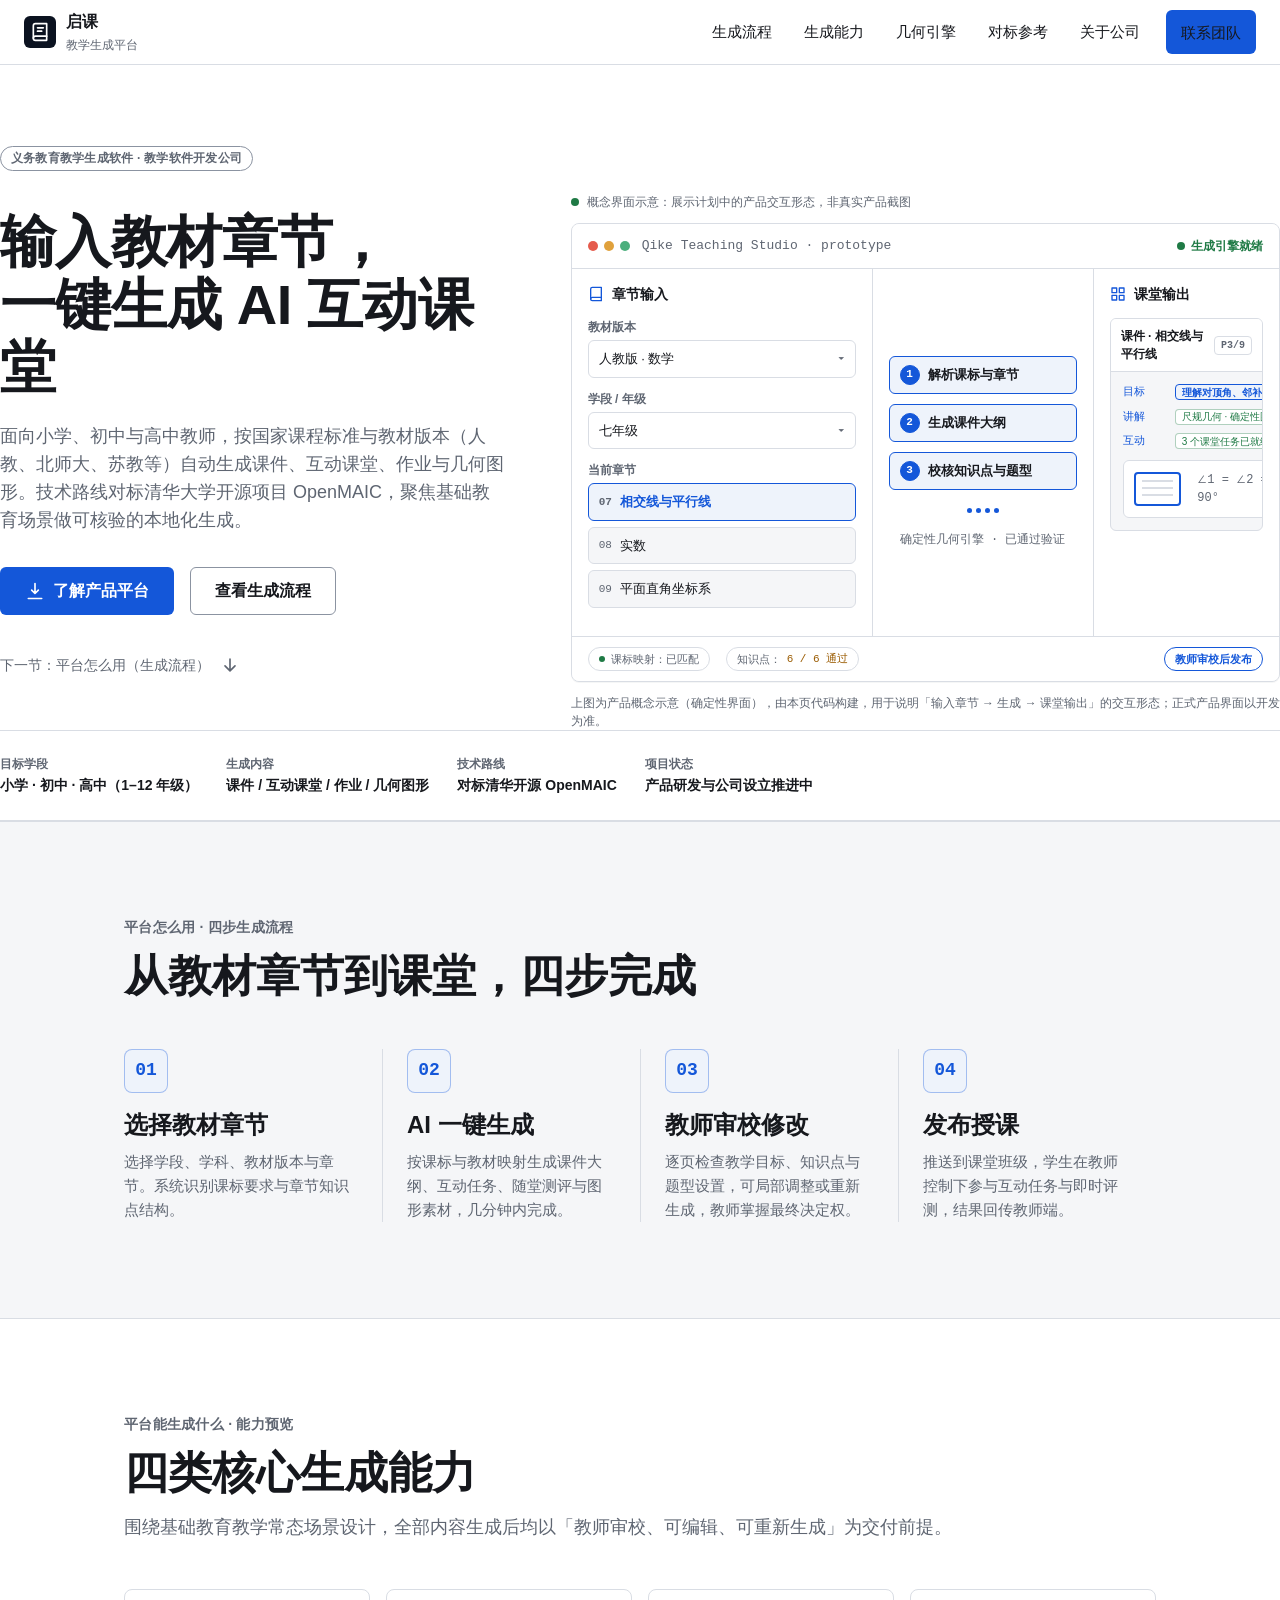
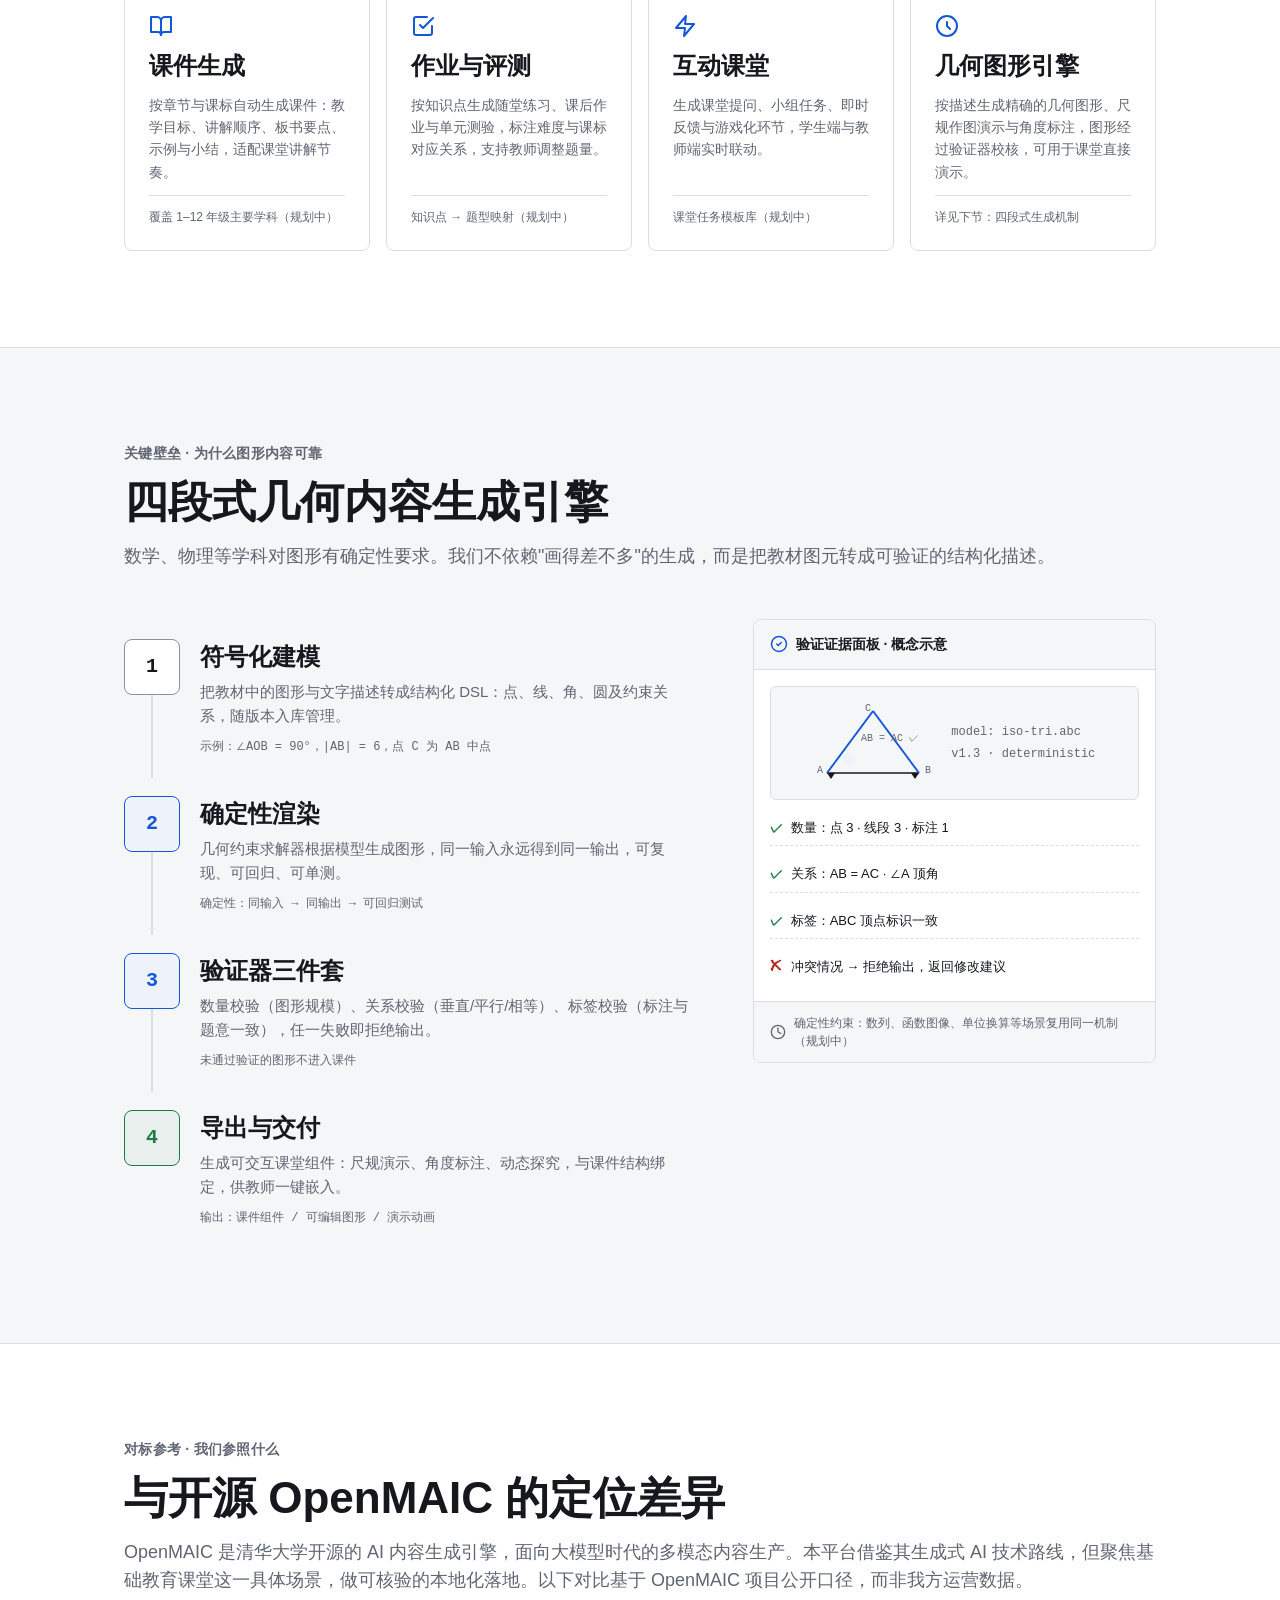
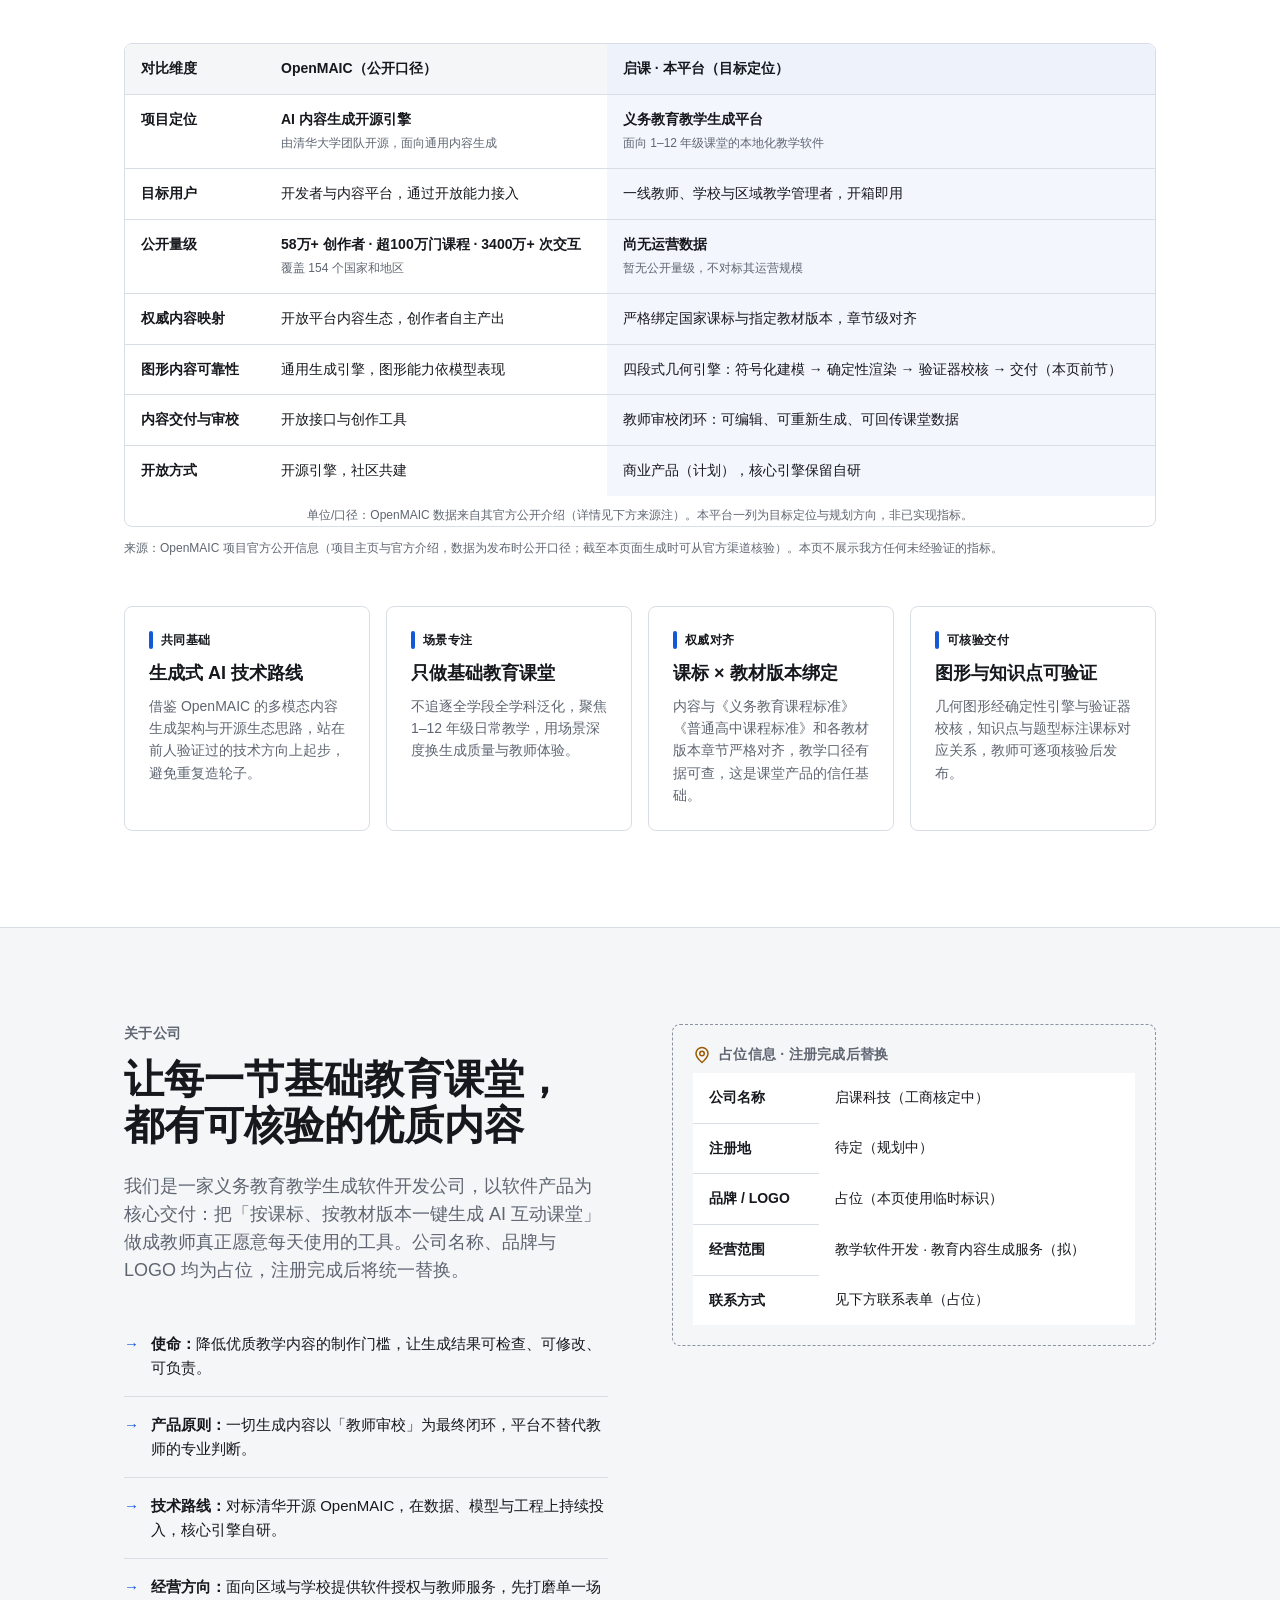
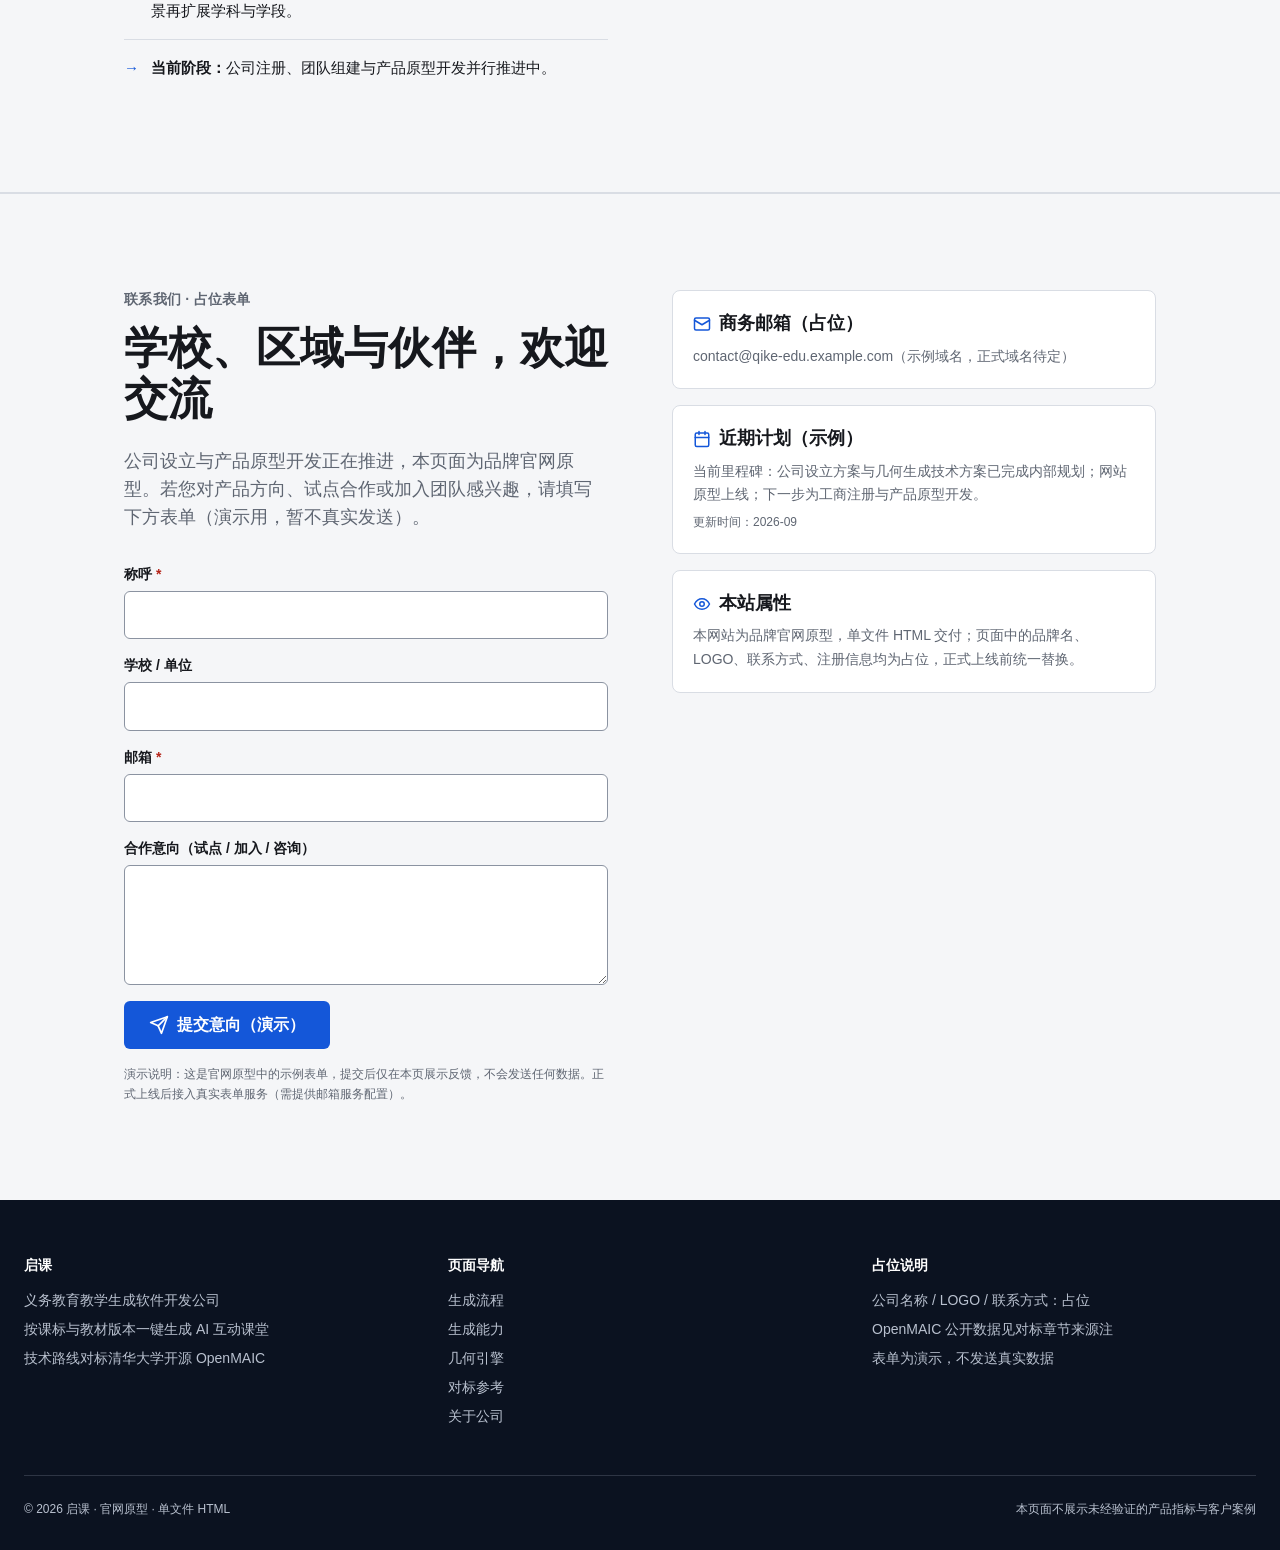
<file: src/index.html>
<!DOCTYPE html>
<html lang="zh-CN">
<head>
<meta charset="utf-8">
<meta name="viewport" content="width=device-width, initial-scale=1">
<meta name="description" content="面向基础教育阶段的教学软件开发公司：覆盖小学至高中，按课标与教材版本一键生成 AI 互动课堂与教学内容，对标清华大学开源 OpenMAIC。本页面为公司品牌官网。">
<link rel="icon" href="[data-uri]">
<title>启课 · 义务教育教学生成平台</title>
<style>
/* ============================================================
   科技证据风 · Technology Evidence System
   浅色表面 / 深色文字 / 单一行动色 / 4px 刻度 / 圆角<=8px
   ============================================================ */
:root{
  --canvas:#ffffff;
  --canvas-subtle:#f5f6f8;
  --canvas-tint:#eef3fb;
  --canvas-inverse:#0b1220;
  --text:#16181d;
  --text-muted:#5f6672;
  --text-inverse:#ffffff;
  --line:#d9dde4;
  --line-strong:#8b93a1;
  --action:#1457d9;
  --action-hover:#0f47b7;
  --focus:#005fcc;
  --info:#1769aa;
  --success:#1f7a45;
  --danger:#b42318;
  --warning:#9a5b00;
  --reading:720px;
  --content:1080px;
  --wide:1280px;
  --r-sm:4px;
  --r-md:8px;
  --mono:"SFMono-Regular",Consolas,"Liberation Mono",Menlo,monospace;
  --sans:-apple-system,BlinkMacSystemFont,"Segoe UI","PingFang SC","Hiragino Sans GB","Microsoft YaHei","Noto Sans SC",sans-serif;
}
*{box-sizing:border-box;}
html{scroll-behavior:smooth;}
html:focus-within{scroll-behavior:smooth;}
body{
  margin:0;
  font-family:var(--sans);
  font-size:16px;
  line-height:1.5;
  color:var(--text);
  background:var(--canvas);
  letter-spacing:0;
}
body.menu-locked{overflow:hidden;}
img,svg{display:block;max-width:100%;}
a{color:var(--action);text-decoration:underline;text-underline-offset:3px;}
a:hover{color:var(--action-hover);}
:focus-visible{outline:3px solid var(--focus);outline-offset:2px;border-radius:2px;}
.skip-link{
  position:absolute;left:16px;top:-64px;z-index:200;
  background:var(--canvas-inverse);color:var(--text-inverse);
  padding:12px 20px;border-radius:var(--r-sm);
  text-decoration:none;font-size:14px;font-weight:600;
}
.skip-link:focus{top:12px;color:var(--text-inverse);}
.container{width:100%;max-width:var(--content);margin:0 auto;padding:0 24px;}
.container-wide{width:100%;max-width:var(--wide);margin:0 auto;padding:0 24px;}
.container-reading{width:100%;max-width:var(--reading);margin:0 auto;padding:0 24px;}
section{scroll-margin-top:88px;}
.note-tag{
  display:inline-block;font-size:12px;line-height:1.4;font-weight:600;
  color:var(--text-muted);border:1px solid var(--line-strong);
  border-radius:999px;padding:3px 10px;letter-spacing:.02em;
}
h1,h2,h3,h4,p{margin:0;}
h1{font-size:56px;line-height:1.12;font-weight:700;letter-spacing:-.01em;}
h2{font-size:44px;line-height:1.16;font-weight:700;}
h3{font-size:24px;line-height:1.3;font-weight:600;}
h4{font-size:18px;line-height:1.4;font-weight:600;}
.lead{font-size:18px;line-height:1.55;color:var(--text-muted);}
.label{font-size:14px;line-height:1.4;font-weight:600;color:var(--text-muted);letter-spacing:.02em;}
.meta{font-size:14px;line-height:1.5;color:var(--text-muted);}
.footnote{font-size:12px;line-height:1.65;color:var(--text-muted);}
.section-head{margin-bottom:48px;}
.section-head .label{margin-bottom:12px;display:block;}
.btn{
  display:inline-flex;align-items:center;justify-content:center;gap:8px;
  min-height:48px;padding:12px 24px;border-radius:6px;
  font-size:16px;font-weight:600;line-height:1;
  text-decoration:none;cursor:pointer;border:1.5px solid transparent;
  transition:background-color .15s ease,border-color .15s ease,color .15s ease;
}
.btn-primary{background:var(--action);color:#fff;}
.btn-primary:hover{background:var(--action-hover);color:#fff;}
.btn-secondary{
  background:transparent;color:var(--text);border-color:var(--line-strong);
}
.btn-secondary:hover{border-color:var(--text);background:var(--canvas-subtle);color:var(--text);}
.btn:focus-visible{outline:3px solid var(--focus);outline-offset:2px;}
.btn[disabled]{opacity:.55;cursor:not-allowed;}
.icon{width:20px;height:20px;flex:none;}

/* ---------- 全局导航 ---------- */
.site-header{
  position:sticky;top:0;z-index:100;
  background:rgba(255,255,255,.92);
  border-bottom:1px solid var(--line);
  backdrop-filter:saturate(1.4) blur(6px);
}
.nav-row{display:flex;align-items:center;gap:24px;min-height:64px;}
.brand{display:inline-flex;align-items:center;gap:10px;text-decoration:none;color:var(--text);font-weight:700;font-size:16px;}
.brand-mark{width:32px;height:32px;border-radius:6px;background:var(--canvas-inverse);color:#fff;display:inline-flex;align-items:center;justify-content:center;flex:none;}
.brand .dash{display:block;font-size:12px;color:var(--text-muted);font-weight:500;margin-top:2px;}
.nav-links{display:flex;align-items:center;gap:4px;margin-left:auto;}
.nav-links a{
  display:inline-flex;align-items:center;min-height:44px;padding:0 14px;
  color:var(--text);text-decoration:none;font-size:15px;font-weight:500;border-radius:6px;
}
.nav-links a:hover{background:var(--canvas-subtle);color:var(--text);}
.nav-links a.current{color:var(--action);font-weight:600;}
.nav-cta{margin-left:8px;}
.nav-burger{
  display:none;margin-left:auto;width:44px;height:44px;align-items:center;justify-content:center;
  border:1px solid var(--line-strong);border-radius:6px;background:var(--canvas);cursor:pointer;
}
.nav-burger[aria-expanded="true"]{background:var(--canvas-subtle);}

/* ---------- Hero ---------- */
.hero{background:var(--canvas);border-bottom:1px solid var(--line);}
.hero-band{padding:80px 0 24px;}
.hero-kicker{margin-bottom:20px;}
.hero-grid{display:grid;grid-template-columns:minmax(0,5fr) minmax(0,7fr);gap:64px;align-items:start;}
.hero-copy h1{margin:20px 0 24px;}
.hero-copy .lead{max-width:540px;margin-bottom:32px;}
.hero-actions{display:flex;flex-wrap:wrap;gap:16px;margin-bottom:40px;}
.hero-next{
  display:flex;align-items:center;gap:10px;
  color:var(--text-muted);text-decoration:none;font-size:14px;font-weight:500;
}
.hero-next:hover{color:var(--action);}
.hero-next .icon{transition:transform .15s ease;}
.hero-next:hover .icon{transform:translateY(2px);}
.hero-facts{display:flex;flex-wrap:wrap;gap:12px 28px;padding-top:24px;border-top:1px solid var(--line);}
.fact-item .fact-k{font-size:12px;color:var(--text-muted);font-weight:600;}
.fact-item .fact-v{font-size:14px;font-weight:600;margin-top:2px;}

/* ---------- 概念工作台 ---------- */
.product-proof{margin-top:48px;}
.proof-note{
  display:flex;align-items:center;gap:8px;margin-bottom:12px;
  font-size:12px;color:var(--text-muted);
}
.proof-note .dot{width:8px;height:8px;border-radius:50%;background:var(--success);flex:none;}
.workbench{
  border:1px solid var(--line);border-radius:8px;overflow:hidden;
  background:var(--canvas-subtle);box-shadow:0 1px 0 rgba(22,24,29,.04);
}
.wb-titlebar{
  display:flex;align-items:center;gap:12px;padding:12px 16px;
  background:var(--canvas);border-bottom:1px solid var(--line);
}
.wb-dots{display:flex;gap:6px;}
.wb-dots i{width:10px;height:10px;border-radius:50%;background:var(--line);}
.wb-dots i:first-child{background:#e55b4c;}
.wb-dots i:nth-child(2){background:#e0a13c;}
.wb-dots i:nth-child(3){background:#4caf7d;}
.wb-title{font-size:13px;color:var(--text-muted);font-family:var(--mono);}
.wb-status{margin-left:auto;display:inline-flex;align-items:center;gap:6px;font-size:12px;font-weight:600;color:var(--success);}
.wb-status .dot{width:8px;height:8px;border-radius:50%;background:var(--success);}
.wb-body{display:grid;grid-template-columns:minmax(0,300px) minmax(0,220px) minmax(0,1fr);gap:1px;background:var(--line);}
.wb-pane{background:var(--canvas);padding:16px;min-width:0;}
.wb-pane h4{font-size:14px;margin-bottom:14px;display:flex;align-items:center;gap:8px;}
.wb-pane h4 .icon{width:16px;height:16px;color:var(--action);}
.field{margin-bottom:12px;}
.field label{display:block;font-size:12px;font-weight:600;color:var(--text-muted);margin-bottom:4px;}
.field .box{
  display:flex;align-items:center;justify-content:space-between;gap:8px;
  border:1px solid var(--line);border-radius:6px;padding:8px 10px;
  font-size:13px;background:var(--canvas);
}
.field .box .chev{color:var(--text-muted);font-family:var(--mono);}
.list-fill{display:flex;flex-direction:column;gap:6px;}
.list-fill .item{
  border:1px solid var(--line);border-radius:6px;padding:8px 10px;
  font-size:13px;display:flex;align-items:center;gap:8px;background:var(--canvas-subtle);
}
.list-fill .item.active{border-color:var(--action);background:var(--canvas-tint);font-weight:600;color:var(--action);}
.list-fill .item .num{font-family:var(--mono);font-size:11px;color:var(--text-muted);}
.wb-center{display:flex;flex-direction:column;justify-content:center;gap:10px;}
.gen-step{display:flex;align-items:center;gap:8px;font-size:13px;border:1.5px dashed var(--line-strong);border-radius:6px;padding:8px 10px;color:var(--text-muted);}
.gen-step.active{border-style:solid;border-color:var(--action);background:var(--canvas-tint);color:var(--text);font-weight:600;}
.gen-step .k{width:20px;height:20px;border-radius:50%;background:var(--canvas);border:1px solid var(--line-strong);display:inline-flex;align-items:center;justify-content:center;font-size:11px;font-family:var(--mono);flex:none;}
.gen-step.active .k{background:var(--action);border-color:var(--action);color:#fff;}
.gen-pulse{
  display:flex;align-items:center;justify-content:center;gap:4px;padding:8px 0;
}
.gen-pulse i{width:5px;height:5px;border-radius:50%;background:var(--action);animation:pl 1.2s infinite ease-in-out;}
.gen-pulse i:nth-child(2){animation-delay:.15s;}
.gen-pulse i:nth-child(3){animation-delay:.3s;}
.gen-pulse i:nth-child(4){animation-delay:.45s;}
@keyframes pl{0%,80%,100%{opacity:.25;transform:scale(.8);}40%{opacity:1;transform:scale(1.1);}}
.gen-spec{font-size:12px;color:var(--text-muted);display:flex;align-items:center;gap:6px;justify-content:center;font-family:var(--mono);}
.slide-card{border:1px solid var(--line);border-radius:6px;overflow:hidden;background:var(--canvas-subtle);}
.slide-head{display:flex;align-items:center;gap:8px;padding:8px 10px;border-bottom:1px solid var(--line);background:var(--canvas);font-size:12px;font-weight:600;}
.slide-head .tag{font-size:10px;font-family:var(--mono);color:var(--text-muted);border:1px solid var(--line);border-radius:4px;padding:1px 6px;margin-left:auto;}
.slide-body{padding:12px;display:grid;gap:8px;}
.slide-row{display:flex;align-items:center;gap:8px;font-size:12px;}
.slide-row .p{font-family:var(--mono);font-size:11px;color:var(--action);width:44px;flex:none;}
.slide-bar{flex:1;height:16px;border-radius:4px;display:flex;align-items:center;padding:0 6px;font-size:10px;color:var(--text-muted);border:1px solid var(--line);background:var(--canvas);overflow:hidden;white-space:nowrap;text-overflow:ellipsis;}
.slide-bar.ok{color:var(--success);border-color:rgba(31,122,69,.35);}
.slide-bar.act{border-color:var(--action);color:var(--action);font-weight:600;background:var(--canvas-tint);}
.slide-fig{margin-top:2px;border:1px solid var(--line);background:var(--canvas);border-radius:6px;padding:10px;display:flex;align-items:center;justify-content:center;gap:16px;}
.slide-fig .prim{width:52px;height:34px;border:2px solid var(--action);border-radius:4px;position:relative;}
.slide-fig .prim::after{content:"";position:absolute;left:6px;top:6px;right:6px;height:2px;background:var(--line);box-shadow:0 7px 0 var(--line),0 14px 0 var(--line);}
.slide-fig .angle{color:var(--text-muted);font-size:12px;font-family:var(--mono);}
.wb-foot{
  display:flex;align-items:center;gap:16px;padding:10px 16px;background:var(--canvas);
  border-top:1px solid var(--line);font-size:12px;color:var(--text-muted);
}
.wb-foot .pill{display:inline-flex;align-items:center;gap:6px;border:1px solid var(--line);border-radius:999px;padding:3px 10px;font-size:11px;}
.wb-foot .pill .ok-dot{width:6px;height:6px;border-radius:50%;background:var(--success);}
.wb-foot .pill .warn{color:var(--warning);font-family:var(--mono);}
.wb-foot .grow{flex:1;}
.proof-caption{margin-top:12px;font-size:12px;color:var(--text-muted);}

/* ---------- 通用 band ---------- */
.band{padding:96px 0;}
.band-subtle{background:var(--canvas-subtle);border-top:1px solid var(--line);border-bottom:1px solid var(--line);}
.band-inverse{background:var(--canvas-inverse);color:var(--text-inverse);}
.band-inverse .label,.band-inverse .meta,.band-inverse .lead,.band-inverse .footnote{color:#b9c1cf;}
.band-inverse h2{color:#fff;}

/* ---------- 工作流 ---------- */
.steps{display:grid;grid-template-columns:repeat(4,minmax(0,1fr));gap:0;counter-reset:step;}
.step{
  position:relative;padding:0 24px;border-left:1px solid var(--line);
}
.step:first-child{border-left:none;padding-left:0;}
.step .step-num{
  display:inline-flex;align-items:center;justify-content:center;
  width:44px;height:44px;border-radius:8px;background:var(--canvas-tint);
  border:1px solid rgba(20,87,217,.35);color:var(--action);
  font-size:18px;font-weight:700;font-family:var(--mono);margin-bottom:16px;
}
.step h3{margin:0 0 10px;}
.step p{margin:0;color:var(--text-muted);font-size:15px;line-height:1.6;}
.step-arrow{display:none;}

/* ---------- 能力卡 ---------- */
.cards{display:grid;grid-template-columns:repeat(4,minmax(0,1fr));gap:16px;}
.card{
  border:1px solid var(--line);border-radius:8px;background:var(--canvas);
  padding:24px;display:flex;flex-direction:column;gap:12px;
}
.card .icon{width:24px;height:24px;color:var(--action);}
.card h3{margin:0;}
.card p{margin:0;font-size:14px;line-height:1.6;color:var(--text-muted);flex:1;}
.card .card-meta{font-size:12px;color:var(--text-muted);border-top:1px solid var(--line);padding-top:12px;}

/* ---------- 几何引擎 ---------- */
.engine-grid{display:grid;grid-template-columns:minmax(0,7fr) minmax(0,5fr);gap:64px;align-items:start;}
.pipeline{display:flex;flex-direction:column;gap:0;}
.pipe{
  position:relative;display:grid;grid-template-columns:56px minmax(0,1fr);gap:20px;
  padding:20px 0;
}
.pipe::before{content:"";position:absolute;left:27px;top:56px;bottom:-2px;width:2px;background:var(--line);}
.pipe:last-child::before{display:none;}
.pipe .pn{
  width:56px;height:56px;border-radius:8px;background:var(--canvas);
  border:1.5px solid var(--line-strong);display:inline-flex;align-items:center;justify-content:center;
  font-size:20px;font-weight:700;font-family:var(--mono);color:var(--text);z-index:1;
}
.pipe .pn.ok{border-color:var(--success);color:var(--success);background:rgba(31,122,69,.06);}
.pipe .pn.sys{border-color:var(--action);color:var(--action);background:var(--canvas-tint);}
.pipe h3{margin:2px 0 8px;}
.pipe p{margin:0;color:var(--text-muted);font-size:15px;line-height:1.6;max-width:520px;}
.pipe .pipe-meta{margin-top:10px;font-size:12px;color:var(--text-muted);font-family:var(--mono);}
.evidence-panel{
  border:1px solid var(--line);border-radius:8px;overflow:hidden;background:var(--canvas);
}
.evidence-panel .ep-head{
  display:flex;align-items:center;gap:8px;padding:14px 16px;border-bottom:1px solid var(--line);
  background:var(--canvas-subtle);font-size:14px;font-weight:600;
}
.evidence-panel .ep-head .icon{width:18px;height:18px;color:var(--action);}
.ep-body{padding:16px;display:flex;flex-direction:column;gap:10px;}
.geo-demo{border:1px solid var(--line);border-radius:6px;background:var(--canvas-subtle);padding:14px;display:flex;align-items:center;justify-content:center;gap:18px;}
.geo-demo svg{flex:none;}
.geo-meta{font-family:var(--mono);font-size:12px;color:var(--text-muted);display:flex;flex-direction:column;gap:4px;}
.geo-check{display:flex;align-items:center;gap:8px;font-size:13px;padding:8px 0;border-bottom:1px dashed var(--line);}
.geo-check:last-child{border-bottom:none;}
.geo-check .ok{color:var(--success);font-weight:700;flex:none;}
.geo-check .ko{color:var(--danger);font-weight:700;flex:none;}
.ep-foot{padding:12px 16px;border-top:1px solid var(--line);background:var(--canvas-subtle);font-size:12px;color:var(--text-muted);display:flex;align-items:center;gap:8px;}

/* ---------- 基准对比 ---------- */
.compare-wrap{overflow-x:auto;border:1px solid var(--line);border-radius:8px;}
.compare{width:100%;border-collapse:collapse;min-width:860px;background:var(--canvas);}
.compare th,.compare td{
  padding:14px 16px;text-align:left;vertical-align:top;
  border-bottom:1px solid var(--line);font-size:14px;line-height:1.55;
}
.compare thead th{background:var(--canvas-subtle);font-weight:600;font-size:14px;}
.compare thead th.col-diff{background:var(--canvas-tint);}
.compare td.dim{font-weight:600;color:var(--text);width:140px;background:var(--canvas-subtle);}
.compare tbody tr:last-child th,.compare tbody tr:last-child td{border-bottom:none;}
.compare td.col-diff{background:rgba(20,87,217,.05);}
.compare .cmp-name{display:block;font-weight:600;margin-bottom:2px;}
.compare .cmp-tag{font-size:12px;color:var(--text-muted);font-weight:500;}
.scroll-hint{display:none;font-size:12px;color:var(--text-muted);margin-top:10px;}
.compare-src{margin-top:12px;}

/* ---------- 差异化四列 ---------- */
.diff-grid{display:grid;grid-template-columns:repeat(4,minmax(0,1fr));gap:16px;margin-top:48px;}
.diff-card{border:1px solid var(--line);border-radius:8px;padding:24px;background:var(--canvas);}
.diff-card .diff-k{font-size:12px;font-weight:700;letter-spacing:.04em;margin-bottom:12px;display:flex;align-items:center;gap:8px;}
.diff-card .diff-k .bar{width:4px;height:18px;border-radius:2px;background:var(--action);}
.diff-card h4{margin:0 0 8px;}
.diff-card p{margin:0;font-size:14px;line-height:1.6;color:var(--text-muted);}

/* ---------- 公司 band ---------- */
.company-band{padding:96px 0;}
.company-grid{display:grid;grid-template-columns:minmax(0,6fr) minmax(0,6fr);gap:64px;}
.company-copy .lead{margin-bottom:32px;}
.pill-list{list-style:none;margin:0;padding:0;display:flex;flex-direction:column;gap:0;}
.pill-list li{
  display:flex;gap:12px;padding:16px 0;border-bottom:1px solid var(--line);
  font-size:15px;line-height:1.6;
}
.pill-list li:last-child{border-bottom:none;}
.pill-list .mark{color:var(--action);font-weight:700;flex:none;}
.pill-list b{font-weight:600;}
.place-box{border:1px dashed var(--line-strong);border-radius:8px;padding:20px;background:var(--canvas-subtle);}
.place-box .label{margin-bottom:8px;display:flex;align-items:center;gap:8px;}
.place-box .icon{width:18px;height:18px;color:var(--warning);}

/* ---------- 联系 ---------- */
.contact-band{background:var(--canvas-subtle);border-top:1px solid var(--line);}
.contact-grid{display:grid;grid-template-columns:minmax(0,6fr) minmax(0,6fr);gap:64px;align-items:start;}
.form{display:flex;flex-direction:column;gap:16px;}
.f-group{display:flex;flex-direction:column;gap:6px;}
.f-group label{font-size:14px;font-weight:600;}
.f-group .req{color:var(--danger);}
.f-group input,.f-group textarea{
  width:100%;font-family:var(--sans);font-size:16px;line-height:1.4;
  padding:12px 14px;border:1.5px solid var(--line-strong);border-radius:6px;
  background:var(--canvas);color:var(--text);min-height:48px;
}
.f-group textarea{min-height:120px;resize:vertical;}
.f-group input:focus,.f-group textarea:focus{outline:none;border-color:var(--focus);box-shadow:0 0 0 3px rgba(0,95,204,.18);}
.f-group .err-msg{display:none;font-size:13px;color:var(--danger);}
.f-group.invalid input,.f-group.invalid textarea{border-color:var(--danger);}
.f-group.invalid .err-msg{display:block;}
.form-status[role="status"]{display:none;padding:14px 16px;border-radius:6px;font-size:14px;font-weight:600;}
.form-status.ok{display:block;background:rgba(31,122,69,.08);border:1px solid rgba(31,122,69,.4);color:var(--success);}
.form-status.err{display:block;background:rgba(180,35,24,.07);border:1px solid rgba(180,35,24,.4);color:var(--danger);}
.contact-aside{display:flex;flex-direction:column;gap:16px;}
.contact-card{border:1px solid var(--line);border-radius:8px;padding:20px;background:var(--canvas);}
.contact-card h4{margin:0 0 8px;display:flex;align-items:center;gap:8px;}
.contact-card .icon{width:18px;height:18px;color:var(--action);}
.contact-card p{margin:0;font-size:14px;color:var(--text-muted);line-height:1.7;}
.contact-card .mono{font-family:var(--mono);color:var(--text);}

/* ---------- footer ---------- */
.site-footer{background:var(--canvas-inverse);color:#b9c1cf;padding:56px 0 32px;font-size:14px;}
.site-footer .f-grid{display:grid;grid-template-columns:repeat(3,minmax(0,1fr));gap:40px;}
.site-footer h4{color:#fff;margin:0 0 14px;font-size:14px;}
.site-footer ul{list-style:none;margin:0;padding:0;display:flex;flex-direction:column;gap:8px;}
.site-footer a{color:#b9c1cf;text-decoration:none;}
.site-footer a:hover{color:#fff;}
.f-bottom{margin-top:48px;padding-top:24px;border-top:1px solid rgba(185,193,207,.2);display:flex;flex-wrap:wrap;gap:12px;justify-content:space-between;font-size:12px;}

/* ---------- 移动菜单 ---------- */
.mobile-menu{
  display:none;position:fixed;inset:64px 0 0 0;z-index:120;
  background:var(--canvas);border-top:1px solid var(--line);
  overflow-y:auto;padding:24px;
}
.mobile-menu.open{display:grid;gap:4px;align-content:start;}
.mobile-menu a{
  display:flex;align-items:center;min-height:48px;padding:0 12px;border-radius:6px;
  font-size:17px;font-weight:600;color:var(--text);text-decoration:none;
}
.mobile-menu a:hover{background:var(--canvas-subtle);}
.mobile-menu .m-cta{margin-top:16px;}

/* ---------- 媒体查询 ---------- */
@media (max-width:1024px){
  .hero-grid{grid-template-columns:1fr;gap:40px;}
  .engine-grid{grid-template-columns:1fr;gap:40px;}
  .company-grid,.contact-grid{grid-template-columns:1fr;gap:48px;}
  .steps{grid-template-columns:repeat(2,minmax(0,1fr));row-gap:40px;}
  .step:nth-child(3){border-left:none;padding-left:0;}
  .cards{grid-template-columns:repeat(2,minmax(0,1fr));}
  .diff-grid{grid-template-columns:repeat(2,minmax(0,1fr));}
}
@media (max-width:767px){
  h1{font-size:40px;line-height:1.15;}
  h2{font-size:32px;line-height:1.2;}
  h3{font-size:20px;}
  .lead{font-size:17px;}
  .band{padding:72px 0;}
  .container,.container-wide{padding:0 20px;}
  .hero-band{padding:56px 0 0;}
  .hero-actions{flex-direction:column;align-items:stretch;}
  .hero-actions .btn{justify-content:center;}
  .nav-links{display:none;}
  .nav-burger{display:inline-flex;}
  .wb-body{grid-template-columns:1fr;}
  .wb-center{flex-direction:row;flex-wrap:wrap;justify-content:flex-start;}
  .gen-step{flex:1 1 46%;}
  .steps{grid-template-columns:1fr;row-gap:0;}
  .step{border-left:none;border-top:1px solid var(--line);padding:24px 0 0;margin-top:8px;}
  .step:first-child{border-top:none;margin-top:0;padding-top:0;}
  .step .step-num{width:40px;height:40px;font-size:16px;margin-bottom:12px;}
  .cards{grid-template-columns:1fr;}
  .diff-grid{grid-template-columns:1fr;margin-top:40px;}
  .scroll-hint{display:flex;align-items:center;gap:6px;}
  .compare th,.compare td{padding:12px;font-size:13px;}
  .compare td.dim{width:110px;}
  .contact-grid{gap:40px;}
  .site-footer .f-grid{grid-template-columns:1fr;gap:28px;}
}
@media (min-width:2560px){
  body{zoom:1.08;}
}
@media (prefers-reduced-motion:reduce){
  html{scroll-behavior:auto;}
  *,*::before,*::after{animation:none!important;transition:none!important;}
}
</style>
</head>
<body>
<a class="skip-link" href="#main">跳到主要内容</a>

<!-- ======================= 导航 ======================= -->
<header class="site-header">
  <div class="container-wide nav-row">
    <a class="brand" href="#hero" aria-label="启课品牌首页">
      <span class="brand-mark" aria-hidden="true">
        <svg width="20" height="20" viewBox="0 0 24 24" fill="none" stroke="currentColor" stroke-width="2" stroke-linecap="round" stroke-linejoin="round"><path d="M4 19.5A2.5 2.5 0 0 1 6.5 17H20"/><path d="M6.5 2H20v20H6.5A2.5 2.5 0 0 1 4 19.5v-15A2.5 2.5 0 0 1 6.5 2z"/><path d="M9 7h7M9 11h5"/></svg>
      </span>
      <span>启课<span class="dash">教学生成平台</span></span>
    </a>
    <nav class="nav-links" aria-label="主导航">
      <a href="#workflow">生成流程</a>
      <a href="#capabilities">生成能力</a>
      <a href="#geometry-engine">几何引擎</a>
      <a href="#benchmark">对标参考</a>
      <a href="#company">关于公司</a>
      <a class="btn btn-primary nav-cta" href="#contact">联系团队</a>
    </nav>
    <button class="nav-burger" id="nav-burger" aria-expanded="false" aria-controls="mobile-menu" aria-label="打开菜单">
      <svg width="22" height="22" viewBox="0 0 24 24" fill="none" stroke="currentColor" stroke-width="2" stroke-linecap="round"><path d="M4 7h16M4 12h16M4 17h16"/></svg>
    </button>
  </div>
</header>

<nav class="mobile-menu" id="mobile-menu" aria-label="移动端主导航" hidden>
  <a href="#workflow">生成流程</a>
  <a href="#capabilities">生成能力</a>
  <a href="#geometry-engine">几何引擎</a>
  <a href="#benchmark">对标参考</a>
  <a href="#company">关于公司</a>
  <a class="btn btn-primary m-cta" href="#contact">联系团队</a>
</nav>

<main id="main">
<!-- ======================= 1. Hero ======================= -->
<section class="hero" id="hero" aria-labelledby="hero-title">
  <div class="container-wide hero-band">
    <div class="hero-grid">
      <div class="hero-copy">
        <span class="note-tag hero-kicker">义务教育教学生成软件 · 教学软件开发公司</span>
        <h1 id="hero-title">输入教材章节，<br>一键生成 AI 互动课堂</h1>
        <p class="lead">面向小学、初中与高中教师，按国家课程标准与教材版本（人教、北师大、苏教等）自动生成课件、互动课堂、作业与几何图形。技术路线对标清华大学开源项目 OpenMAIC，聚焦基础教育场景做可核验的本地化生成。</p>
        <div class="hero-actions">
          <a class="btn btn-primary" href="#capabilities">
            <svg class="icon" viewBox="0 0 24 24" fill="none" stroke="currentColor" stroke-width="2" stroke-linecap="round" stroke-linejoin="round" aria-hidden="true"><path d="M12 3v12m0 0l-4-4m4 4l4-4"/><path d="M4 21h16"/></svg>
            了解产品平台
          </a>
          <a class="btn btn-secondary" href="#workflow">查看生成流程</a>
        </div>
        <a class="hero-next" href="#workflow">
          下一节：平台怎么用（生成流程）
          <svg class="icon" viewBox="0 0 24 24" fill="none" stroke="currentColor" stroke-width="2" stroke-linecap="round" stroke-linejoin="round" aria-hidden="true"><path d="M12 5v14m0 0l-6-6m6 6l6-6"/></svg>
        </a>
      </div>
      <div class="product-proof">
        <p class="proof-note"><span class="dot" aria-hidden="true"></span>概念界面示意：展示计划中的产品交互形态，非真实产品截图</p>
        <div class="workbench" role="img" aria-label="概念界面示意：选择教材章节后一键生成课堂内容，分为章节输入、AI 生成、课堂输出三个面板">
          <div class="wb-titlebar">
            <span class="wb-dots" aria-hidden="true"><i></i><i></i><i></i></span>
            <span class="wb-title">Qike Teaching Studio · prototype</span>
            <span class="wb-status"><span class="dot" aria-hidden="true"></span>生成引擎就绪</span>
          </div>
          <div class="wb-body">
            <!-- 输入面板 -->
            <div class="wb-pane">
              <h4><svg class="icon" viewBox="0 0 24 24" fill="none" stroke="currentColor" stroke-width="2" stroke-linecap="round" stroke-linejoin="round" aria-hidden="true"><path d="M4 19.5A2.5 2.5 0 0 1 6.5 17H20"/><path d="M6.5 2H20v20H6.5A2.5 2.5 0 0 1 4 19.5v-15A2.5 2.5 0 0 1 6.5 2z"/></svg>章节输入</h4>
              <div class="field">
                <label for="demo-version">教材版本</label>
                <div class="box" id="demo-version">人教版 · 数学 <span class="chev">▾</span></div>
              </div>
              <div class="field">
                <label>学段 / 年级</label>
                <div class="box">七年级 <span class="chev">▾</span></div>
              </div>
              <div class="field">
                <label>当前章节</label>
                <div class="list-fill">
                  <span class="item active"><span class="num">07</span>相交线与平行线</span>
                  <span class="item"><span class="num">08</span>实数</span>
                  <span class="item"><span class="num">09</span>平面直角坐标系</span>
                </div>
              </div>
            </div>
            <!-- 生成面板 -->
            <div class="wb-pane wb-center">
              <div class="gen-step active"><span class="k" aria-hidden="true">1</span>解析课标与章节</div>
              <div class="gen-step active"><span class="k" aria-hidden="true">2</span>生成课件大纲</div>
              <div class="gen-step active"><span class="k" aria-hidden="true">3</span>校核知识点与题型</div>
              <div class="gen-pulse" aria-hidden="true"><i></i><i></i><i></i><i></i></div>
              <div class="gen-spec">确定性几何引擎 · 已通过验证</div>
            </div>
            <!-- 输出面板 -->
            <div class="wb-pane">
              <h4><svg class="icon" viewBox="0 0 24 24" fill="none" stroke="currentColor" stroke-width="2" stroke-linecap="round" stroke-linejoin="round" aria-hidden="true"><path d="M3 3h7v7H3zM14 3h7v7h-7zM14 14h7v7h-7zM3 14h7v7H3z"/></svg>课堂输出</h4>
              <div class="slide-card">
                <div class="slide-head">课件 · 相交线与平行线 <span class="tag">P3/9</span></div>
                <div class="slide-body">
                  <div class="slide-row"><span class="p">目标</span><span class="slide-bar act">理解对顶角、邻补角概念</span></div>
                  <div class="slide-row"><span class="p">讲解</span><span class="slide-bar ok">尺规几何 · 确定性图形</span></div>
                  <div class="slide-row"><span class="p">互动</span><span class="slide-bar ok">3 个课堂任务已就绪</span></div>
                  <div class="slide-fig" aria-label="几何图形示例：带直角的三角形与角度标注">
                    <span class="prim" aria-hidden="true"></span>
                    <span class="angle">∠1 = ∠2 = 90°</span>
                  </div>
                </div>
              </div>
            </div>
          </div>
          <div class="wb-foot">
            <span class="pill"><span class="ok-dot" aria-hidden="true"></span>课标映射：已匹配</span>
            <span class="pill">知识点：<span class="warn">6 / 6 通过</span></span>
            <span class="grow"></span>
            <span class="pill" style="border-color:var(--action);color:var(--action);font-weight:600;">教师审校后发布</span>
          </div>
        </div>
        <p class="proof-caption">上图为产品概念示意（确定性界面），由本页代码构建，用于说明「输入章节 → 生成 → 课堂输出」的交互形态；正式产品界面以开发为准。</p>
      </div>
    </div>
    <div class="hero-facts">
      <div class="fact-item"><div class="fact-k">目标学段</div><div class="fact-v">小学 · 初中 · 高中（1–12 年级）</div></div>
      <div class="fact-item"><div class="fact-k">生成内容</div><div class="fact-v">课件 / 互动课堂 / 作业 / 几何图形</div></div>
      <div class="fact-item"><div class="fact-k">技术路线</div><div class="fact-v">对标清华开源 OpenMAIC</div></div>
      <div class="fact-item"><div class="fact-k">项目状态</div><div class="fact-v">产品研发与公司设立推进中</div></div>
    </div>
  </div>
</section>

<!-- ======================= 2. 工作流 ======================= -->
<section class="band band-subtle" id="workflow" aria-labelledby="wf-title">
  <div class="container">
    <div class="section-head">
      <span class="label">平台怎么用 · 四步生成流程</span>
      <h2 id="wf-title">从教材章节到课堂，四步完成</h2>
    </div>
    <div class="steps">
      <div class="step">
        <span class="step-num" aria-hidden="true">01</span>
        <h3>选择教材章节</h3>
        <p>选择学段、学科、教材版本与章节。系统识别课标要求与章节知识点结构。</p>
      </div>
      <div class="step">
        <span class="step-num" aria-hidden="true">02</span>
        <h3>AI 一键生成</h3>
        <p>按课标与教材映射生成课件大纲、互动任务、随堂测评与图形素材，几分钟内完成。</p>
      </div>
      <div class="step">
        <span class="step-num" aria-hidden="true">03</span>
        <h3>教师审校修改</h3>
        <p>逐页检查教学目标、知识点与题型设置，可局部调整或重新生成，教师掌握最终决定权。</p>
      </div>
      <div class="step">
        <span class="step-num" aria-hidden="true">04</span>
        <h3>发布授课</h3>
        <p>推送到课堂班级，学生在教师控制下参与互动任务与即时评测，结果回传教师端。</p>
      </div>
    </div>
  </div>
</section>

<!-- ======================= 3. 能力 ======================= -->
<section class="band" id="capabilities" aria-labelledby="cap-title">
  <div class="container">
    <div class="section-head">
      <span class="label">平台能生成什么 · 能力预览</span>
      <h2 id="cap-title">四类核心生成能力</h2>
      <p class="lead" style="margin-top:16px;">围绕基础教育教学常态场景设计，全部内容生成后均以「教师审校、可编辑、可重新生成」为交付前提。</p>
    </div>
    <div class="cards">
      <article class="card">
        <svg class="icon" viewBox="0 0 24 24" fill="none" stroke="currentColor" stroke-width="2" stroke-linecap="round" stroke-linejoin="round" aria-hidden="true"><path d="M2 3h6a4 4 0 0 1 4 4v14a3 3 0 0 0-3-3H2z"/><path d="M22 3h-6a4 4 0 0 0-4 4v14a3 3 0 0 1 3-3h7z"/></svg>
        <h3>课件生成</h3>
        <p>按章节与课标自动生成课件：教学目标、讲解顺序、板书要点、示例与小结，适配课堂讲解节奏。</p>
        <div class="card-meta">覆盖 1–12 年级主要学科（规划中）</div>
      </article>
      <article class="card">
        <svg class="icon" viewBox="0 0 24 24" fill="none" stroke="currentColor" stroke-width="2" stroke-linecap="round" stroke-linejoin="round" aria-hidden="true"><path d="M9 11l3 3L22 4"/><path d="M21 12v7a2 2 0 0 1-2 2H5a2 2 0 0 1-2-2V5a2 2 0 0 1 2-2h11"/></svg>
        <h3>作业与评测</h3>
        <p>按知识点生成随堂练习、课后作业与单元测验，标注难度与课标对应关系，支持教师调整题量。</p>
        <div class="card-meta">知识点 → 题型映射（规划中）</div>
      </article>
      <article class="card">
        <svg class="icon" viewBox="0 0 24 24" fill="none" stroke="currentColor" stroke-width="2" stroke-linecap="round" stroke-linejoin="round" aria-hidden="true"><path d="M13 2L3 14h9l-1 8 10-12h-9l1-8z"/></svg>
        <h3>互动课堂</h3>
        <p>生成课堂提问、小组任务、即时反馈与游戏化环节，学生端与教师端实时联动。</p>
        <div class="card-meta">课堂任务模板库（规划中）</div>
      </article>
      <article class="card">
        <svg class="icon" viewBox="0 0 24 24" fill="none" stroke="currentColor" stroke-width="2" stroke-linecap="round" stroke-linejoin="round" aria-hidden="true"><path d="M12 22a10 10 0 1 1 0-20 10 10 0 0 1 0 20z"/><path d="M12 8v4l3 3"/></svg>
        <h3>几何图形引擎</h3>
        <p>按描述生成精确的几何图形、尺规作图演示与角度标注，图形经过验证器校核，可用于课堂直接演示。</p>
        <div class="card-meta">详见下节：四段式生成机制</div>
      </article>
    </div>
  </div>
</section>

<!-- ======================= 4. 几何引擎 ======================= -->
<section class="band band-subtle" id="geometry-engine" aria-labelledby="geo-title">
  <div class="container">
    <div class="section-head">
      <span class="label">关键壁垒 · 为什么图形内容可靠</span>
      <h2 id="geo-title">四段式几何内容生成引擎</h2>
      <p class="lead" style="margin-top:16px;">数学、物理等学科对图形有确定性要求。我们不依赖"画得差不多"的生成，而是把教材图元转成可验证的结构化描述。</p>
    </div>
    <div class="engine-grid">
      <div class="pipeline">
        <div class="pipe">
          <span class="pn" aria-hidden="true">1</span>
          <div>
            <h3>符号化建模</h3>
            <p>把教材中的图形与文字描述转成结构化 DSL：点、线、角、圆及约束关系，随版本入库管理。</p>
            <div class="pipe-meta">示例：∠AOB = 90°，|AB| = 6，点 C 为 AB 中点</div>
          </div>
        </div>
        <div class="pipe">
          <span class="pn sys" aria-hidden="true">2</span>
          <div>
            <h3>确定性渲染</h3>
            <p>几何约束求解器根据模型生成图形，同一输入永远得到同一输出，可复现、可回归、可单测。</p>
            <div class="pipe-meta">确定性：同输入 → 同输出 → 可回归测试</div>
          </div>
        </div>
        <div class="pipe">
          <span class="pn sys" aria-hidden="true">3</span>
          <div>
            <h3>验证器三件套</h3>
            <p>数量校验（图形规模）、关系校验（垂直/平行/相等）、标签校验（标注与题意一致），任一失败即拒绝输出。</p>
            <div class="pipe-meta">未通过验证的图形不进入课件</div>
          </div>
        </div>
        <div class="pipe">
          <span class="pn ok" aria-hidden="true">4</span>
          <div>
            <h3>导出与交付</h3>
            <p>生成可交互课堂组件：尺规演示、角度标注、动态探究，与课件结构绑定，供教师一键嵌入。</p>
            <div class="pipe-meta">输出：课件组件 / 可编辑图形 / 演示动画</div>
          </div>
        </div>
      </div>
      <aside class="evidence-panel">
        <div class="ep-head"><svg class="icon" viewBox="0 0 24 24" fill="none" stroke="currentColor" stroke-width="2" stroke-linecap="round" stroke-linejoin="round" aria-hidden="true"><path d="M9 12l2 2 4-4"/><path d="M12 22a10 10 0 1 1 0-20 10 10 0 0 1 0 20z"/></svg>验证证据面板 · 概念示意</div>
        <div class="ep-body">
          <div class="geo-demo">
            <svg width="120" height="84" viewBox="0 0 120 84" role="img" aria-label="验证器示例：三角形 ABC，AB 与 AC 相等，标注为等腰三角形">
              <line x1="14" y1="72" x2="106" y2="72" stroke="#16181d" stroke-width="1.5"/>
              <line x1="14" y1="72" x2="60" y2="10" stroke="#1457d9" stroke-width="2"/>
              <line x1="106" y1="72" x2="60" y2="10" stroke="#1457d9" stroke-width="2"/>
              <circle cx="36" cy="58" r="6" fill="#eef3fb" stroke="none"/>
              <path d="M14 72 h8 l-4 6 z" fill="#16181d"/>
              <path d="M106 72 h-8 l4 6 z" fill="#16181d"/>
              <text x="4" y="72" font-size="10" font-family="Consolas,monospace" fill="#5f6672">A</text>
              <text x="112" y="72" font-size="10" font-family="Consolas,monospace" fill="#5f6672">B</text>
              <text x="52" y="10" font-size="10" font-family="Consolas,monospace" fill="#5f6672">C</text>
              <text x="48" y="40" font-size="10" font-family="Consolas,monospace" fill="#5f6672">AB = AC ✓</text>
            </svg>
            <div class="geo-meta">
              <span>model: iso-tri.abc</span>
              <span>v1.3 · deterministic</span>
            </div>
          </div>
          <div class="geo-check"><span class="ok" aria-hidden="true">✓</span>数量：点 3 · 线段 3 · 标注 1</div>
          <div class="geo-check"><span class="ok" aria-hidden="true">✓</span>关系：AB = AC · ∠A 顶角</div>
          <div class="geo-check"><span class="ok" aria-hidden="true">✓</span>标签：ABC 顶点标识一致</div>
          <div class="geo-check"><span class="ko" aria-hidden="true">✗</span>冲突情况 → 拒绝输出，返回修改建议</div>
        </div>
        <div class="ep-foot"><svg class="icon" style="width:16px;height:16px;" viewBox="0 0 24 24" fill="none" stroke="currentColor" stroke-width="2" stroke-linecap="round" stroke-linejoin="round" aria-hidden="true"><path d="M12 6v6l4 2"/><circle cx="12" cy="12" r="10"/></svg>确定性约束：数列、函数图像、单位换算等场景复用同一机制（规划中）</div>
      </aside>
    </div>
  </div>
</section>

<!-- ======================= 5. 对标参考 ======================= -->
<section class="band" id="benchmark" aria-labelledby="bench-title">
  <div class="container">
    <div class="section-head">
      <span class="label">对标参考 · 我们参照什么</span>
      <h2 id="bench-title">与开源 OpenMAIC 的定位差异</h2>
      <p class="lead" style="margin-top:16px;">OpenMAIC 是清华大学开源的 AI 内容生成引擎，面向大模型时代的多模态内容生产。本平台借鉴其生成式 AI 技术路线，但聚焦基础教育课堂这一具体场景，做可核验的本地化落地。以下对比基于 OpenMAIC 项目公开口径，而非我方运营数据。</p>
    </div>
    <div class="compare-wrap" tabindex="0" aria-label="OpenMAIC 与本平台对比表，可横向滚动">
      <table class="compare">
        <caption class="footnote" style="caption-side:bottom;padding:10px 16px 0;">单位/口径：OpenMAIC 数据来自其官方公开介绍（详情见下方来源注）。本平台一列为目标定位与规划方向，非已实现指标。</caption>
        <thead>
          <tr>
            <th scope="col" style="width:140px;">对比维度</th>
            <th scope="col">OpenMAIC（公开口径）</th>
            <th scope="col" class="col-diff">启课 · 本平台（目标定位）</th>
          </tr>
        </thead>
        <tbody>
          <tr>
            <th scope="row" class="dim">项目定位</th>
            <td><span class="cmp-name">AI 内容生成开源引擎</span><span class="cmp-tag">由清华大学团队开源，面向通用内容生成</span></td>
            <td class="col-diff"><span class="cmp-name">义务教育教学生成平台</span><span class="cmp-tag">面向 1–12 年级课堂的本地化教学软件</span></td>
          </tr>
          <tr>
            <th scope="row" class="dim">目标用户</th>
            <td>开发者与内容平台，通过开放能力接入</td>
            <td class="col-diff">一线教师、学校与区域教学管理者，开箱即用</td>
          </tr>
          <tr>
            <th scope="row" class="dim">公开量级</th>
            <td><span class="cmp-name">58万+ 创作者 · 超100万门课程 · 3400万+ 次交互</span><span class="cmp-tag">覆盖 154 个国家和地区</span></td>
            <td class="col-diff"><span class="cmp-name">尚无运营数据</span><span class="cmp-tag">暂无公开量级，不对标其运营规模</span></td>
          </tr>
          <tr>
            <th scope="row" class="dim">权威内容映射</th>
            <td>开放平台内容生态，创作者自主产出</td>
            <td class="col-diff">严格绑定国家课标与指定教材版本，章节级对齐</td>
          </tr>
          <tr>
            <th scope="row" class="dim">图形内容可靠性</th>
            <td>通用生成引擎，图形能力依模型表现</td>
            <td class="col-diff">四段式几何引擎：符号化建模 → 确定性渲染 → 验证器校核 → 交付（本页前节）</td>
          </tr>
          <tr>
            <th scope="row" class="dim">内容交付与审校</th>
            <td>开放接口与创作工具</td>
            <td class="col-diff">教师审校闭环：可编辑、可重新生成、可回传课堂数据</td>
          </tr>
          <tr>
            <th scope="row" class="dim">开放方式</th>
            <td>开源引擎，社区共建</td>
            <td class="col-diff">商业产品（计划），核心引擎保留自研</td>
          </tr>
        </tbody>
      </table>
    </div>
    <p class="scroll-hint"><svg class="icon" style="width:16px;height:16px;" viewBox="0 0 24 24" fill="none" stroke="currentColor" stroke-width="2" stroke-linecap="round" stroke-linejoin="round" aria-hidden="true"><path d="M9 18l6-6-6-6"/></svg>表格较宽时可在本区域内左右滑动查看</p>
    <p class="footnote compare-src">来源：OpenMAIC 项目官方公开信息（项目主页与官方介绍，数据为发布时公开口径；截至本页面生成时可从官方渠道核验）。本页不展示我方任何未经验证的指标。</p>
    <div class="diff-grid">
      <div class="diff-card">
        <span class="diff-k"><span class="bar" aria-hidden="true"></span>共同基础</span>
        <h4>生成式 AI 技术路线</h4>
        <p>借鉴 OpenMAIC 的多模态内容生成架构与开源生态思路，站在前人验证过的技术方向上起步，避免重复造轮子。</p>
      </div>
      <div class="diff-card">
        <span class="diff-k"><span class="bar" aria-hidden="true"></span>场景专注</span>
        <h4>只做基础教育课堂</h4>
        <p>不追逐全学段全学科泛化，聚焦 1–12 年级日常教学，用场景深度换生成质量与教师体验。</p>
      </div>
      <div class="diff-card">
        <span class="diff-k"><span class="bar" aria-hidden="true"></span>权威对齐</span>
        <h4>课标 × 教材版本绑定</h4>
        <p>内容与《义务教育课程标准》《普通高中课程标准》和各教材版本章节严格对齐，教学口径有据可查，这是课堂产品的信任基础。</p>
      </div>
      <div class="diff-card">
        <span class="diff-k"><span class="bar" aria-hidden="true"></span>可核验交付</span>
        <h4>图形与知识点可验证</h4>
        <p>几何图形经确定性引擎与验证器校核，知识点与题型标注课标对应关系，教师可逐项核验后发布。</p>
      </div>
    </div>
  </div>
</section>

<!-- ======================= 6. 公司 ======================= -->
<section class="band band-subtle" id="company" aria-labelledby="company-title">
  <div class="container">
    <div class="company-grid">
      <div class="company-copy">
        <div class="section-head" style="margin-bottom:24px;">
          <span class="label">关于公司</span>
          <h2 id="company-title" style="font-size:40px;">让每一节基础教育课堂，<br>都有可核验的优质内容</h2>
        </div>
        <p class="lead">我们是一家义务教育教学生成软件开发公司，以软件产品为核心交付：把「按课标、按教材版本一键生成 AI 互动课堂」做成教师真正愿意每天使用的工具。公司名称、品牌与 LOGO 均为占位，注册完成后将统一替换。</p>
        <ul class="pill-list">
          <li><span class="mark" aria-hidden="true">→</span><span><b>使命：</b>降低优质教学内容的制作门槛，让生成结果可检查、可修改、可负责。</span></li>
          <li><span class="mark" aria-hidden="true">→</span><span><b>产品原则：</b>一切生成内容以「教师审校」为最终闭环，平台不替代教师的专业判断。</span></li>
          <li><span class="mark" aria-hidden="true">→</span><span><b>技术路线：</b>对标清华开源 OpenMAIC，在数据、模型与工程上持续投入，核心引擎自研。</span></li>
          <li><span class="mark" aria-hidden="true">→</span><span><b>经营方向：</b>面向区域与学校提供软件授权与教师服务，先打磨单一场景再扩展学科与学段。</span></li>
          <li><span class="mark" aria-hidden="true">→</span><span><b>当前阶段：</b>公司注册、团队组建与产品原型开发并行推进中。</span></li>
        </ul>
      </div>
      <div>
        <div class="place-box">
          <span class="label"><svg class="icon" viewBox="0 0 24 24" fill="none" stroke="currentColor" stroke-width="2" stroke-linecap="round" stroke-linejoin="round" aria-hidden="true"><circle cx="12" cy="10" r="3"/><path d="M12 2a8 8 0 0 0-8 8c0 5.25 8 12 8 12s8-6.75 8-12a8 8 0 0 0-8-8z"/></svg>占位信息 · 注册完成后替换</span>
          <table class="compare" style="min-width:0;border:none;">
            <tbody>
              <tr><th scope="row" class="dim" style="background:transparent;">公司名称</th><td style="border:none;">启课科技（工商核定中）</td></tr>
              <tr><th scope="row" class="dim" style="background:transparent;">注册地</th><td style="border:none;">待定（规划中）</td></tr>
              <tr><th scope="row" class="dim" style="background:transparent;">品牌 / LOGO</th><td style="border:none;">占位（本页使用临时标识）</td></tr>
              <tr><th scope="row" class="dim" style="background:transparent;">经营范围</th><td style="border:none;">教学软件开发 · 教育内容生成服务（拟）</td></tr>
              <tr><th scope="row" class="dim" style="background:transparent;">联系方式</th><td style="border:none;">见下方联系表单（占位）</td></tr>
            </tbody>
          </table>
        </div>
      </div>
    </div>
  </div>
</section>

<!-- ======================= 7. 联系 ======================= -->
<section class="band contact-band" id="contact" aria-labelledby="contact-title">
  <div class="container">
    <div class="contact-grid">
      <div>
        <div class="section-head" style="margin-bottom:24px;">
          <span class="label">联系我们 · 占位表单</span>
          <h2 id="contact-title">学校、区域与伙伴，欢迎交流</h2>
        </div>
        <p class="lead" style="margin-bottom:32px;">公司设立与产品原型开发正在推进，本页面为品牌官网原型。若您对产品方向、试点合作或加入团队感兴趣，请填写下方表单（演示用，暂不真实发送）。</p>
        <form class="form" id="contact-form" novalidate>
          <div class="f-group">
            <label for="cf-name">称呼 <span class="req" aria-hidden="true">*</span></label>
            <input id="cf-name" name="name" type="text" autocomplete="name" required aria-describedby="name-err">
            <span class="err-msg" id="name-err">请输入您的称呼</span>
          </div>
          <div class="f-group">
            <label for="cf-org">学校 / 单位</label>
            <input id="cf-org" name="org" type="text" autocomplete="organization">
          </div>
          <div class="f-group">
            <label for="cf-email">邮箱 <span class="req" aria-hidden="true">*</span></label>
            <input id="cf-email" name="email" type="email" autocomplete="email" required aria-describedby="email-err">
            <span class="err-msg" id="email-err">请输入有效的邮箱地址</span>
          </div>
          <div class="f-group">
            <label for="cf-msg">合作意向（试点 / 加入 / 咨询）</label>
            <textarea id="cf-msg" name="message"></textarea>
          </div>
          <div>
            <button class="btn btn-primary" id="cf-submit" type="submit" style="width:auto;">
              <svg class="icon" viewBox="0 0 24 24" fill="none" stroke="currentColor" stroke-width="2" stroke-linecap="round" stroke-linejoin="round" aria-hidden="true"><path d="M22 2L11 13"/><path d="M22 2l-7 20-4-9-9-4z"/></svg>
              提交意向（演示）
            </button>
          </div>
          <p class="footnote">演示说明：这是官网原型中的示例表单，提交后仅在本页展示反馈，不会发送任何数据。正式上线后接入真实表单服务（需提供邮箱服务配置）。</p>
          <div class="form-status" id="form-status" role="status" aria-live="polite"></div>
        </form>
      </div>
      <div class="contact-aside">
        <div class="contact-card">
          <h4><svg class="icon" viewBox="0 0 24 24" fill="none" stroke="currentColor" stroke-width="2" stroke-linecap="round" stroke-linejoin="round" aria-hidden="true"><rect x="2" y="4" width="20" height="16" rx="2"/><path d="M22 7l-10 6L2 7"/></svg>商务邮箱（占位）</h4>
          <p>contact@qike-edu.example.com（示例域名，正式域名待定）</p>
        </div>
        <div class="contact-card">
          <h4><svg class="icon" viewBox="0 0 24 24" fill="none" stroke="currentColor" stroke-width="2" stroke-linecap="round" stroke-linejoin="round" aria-hidden="true"><rect x="3" y="4" width="18" height="18" rx="2"/><path d="M16 2v4M8 2v4M3 10h18"/></svg>近期计划（示例）</h4>
          <p>当前里程碑：公司设立方案与几何生成技术方案已完成内部规划；网站原型上线；下一步为工商注册与产品原型开发。<span class="footnote" style="display:block;margin-top:6px;">更新时间：2026-09</span></p>
        </div>
        <div class="contact-card">
          <h4><svg class="icon" viewBox="0 0 24 24" fill="none" stroke="currentColor" stroke-width="2" stroke-linecap="round" stroke-linejoin="round" aria-hidden="true"><path d="M2 12s3.5-7 10-7 10 7 10 7-3.5 7-10 7-10-7-10-7z"/><circle cx="12" cy="12" r="3"/></svg>本站属性</h4>
          <p>本网站为品牌官网原型，单文件 HTML 交付；页面中的品牌名、LOGO、联系方式、注册信息均为占位，正式上线前统一替换。</p>
        </div>
      </div>
    </div>
  </div>
</section>
</main>

<!-- ======================= Footer ======================= -->
<footer class="site-footer">
  <div class="container-wide">
    <div class="f-grid">
      <div>
<h4>启课</h4>
        <ul>
          <li>义务教育教学生成软件开发公司</li>
          <li>按课标与教材版本一键生成 AI 互动课堂</li>
          <li>技术路线对标清华大学开源 OpenMAIC</li>
        </ul>
      </div>
      <div>
        <h4>页面导航</h4>
        <ul>
          <li><a href="#workflow">生成流程</a></li>
          <li><a href="#capabilities">生成能力</a></li>
          <li><a href="#geometry-engine">几何引擎</a></li>
          <li><a href="#benchmark">对标参考</a></li>
          <li><a href="#company">关于公司</a></li>
        </ul>
      </div>
      <div>
        <h4>占位说明</h4>
        <ul>
          <li>公司名称 / LOGO / 联系方式：占位</li>
          <li>OpenMAIC 公开数据见对标章节来源注</li>
          <li>表单为演示，不发送真实数据</li>
        </ul>
      </div>
    </div>
    <div class="f-bottom">
      <span>© 2026 启课 · 官网原型 · 单文件 HTML</span>
      <span>本页面不展示未经验证的产品指标与客户案例</span>
    </div>
  </div>
</footer>

<script>
(function () {
  'use strict';
  // 内存状态 store（按沙箱运行时约束：不使用 localStorage 等持久化存储）
  var state = { menuOpen: false, sections: [] };
  var burger = document.getElementById('nav-burger');
  var menu = document.getElementById('mobile-menu');
  var body = document.body;

  // ---- 移动菜单 ----
  function setMenu(open) {
    state.menuOpen = open;
    burger.setAttribute('aria-expanded', open ? 'true' : 'false');
    burger.setAttribute('aria-label', open ? '关闭菜单' : '打开菜单');
    if (open) {
      menu.hidden = false;
      menu.classList.add('open');
      body.classList.add('menu-locked');
    } else {
      menu.classList.remove('open');
      menu.hidden = true;
      body.classList.remove('menu-locked');
    }
  }
  burger.addEventListener('click', function () {
    setMenu(!state.menuOpen);
    if (!state.menuOpen) burger.focus();
  });
  menu.addEventListener('click', function (e) {
    if (e.target.closest('a')) setMenu(false);
  });
  document.addEventListener('keydown', function (e) {
    if (e.key === 'Escape' && state.menuOpen) {
      setMenu(false);
      burger.focus();
    }
  });

  // ---- 当前章节高亮（滚动观察） ----
  var navLinks = document.querySelectorAll('.nav-links a[href^="#"]');
  if ('IntersectionObserver' in window) {
    var targets = [].slice.call(document.querySelectorAll('main section[id]'));
    var spy = new IntersectionObserver(function (entries) {
      entries.forEach(function (en) {
        if (!en.isIntersecting) return;
        navLinks.forEach(function (a) {
          a.classList.toggle('current', a.getAttribute('href') === '#' + en.target.id);
        });
      });
    }, { rootMargin: '-40% 0px -55% 0px' });
    targets.forEach(function (t) { spy.observe(t); });
  }

  // ---- 联系表单（演示） ----
  var form = document.getElementById('contact-form');
  var statusBox = document.getElementById('form-status');
  var submitBtn = document.getElementById('cf-submit');
  var nameInput = document.getElementById('cf-name');
  var emailInput = document.getElementById('cf-email');

  function setInvalid(input, invalid) {
    var group = input.closest('.f-group');
    if (invalid) group.classList.add('invalid'); else group.classList.remove('invalid');
  }
  function resetErrors() {
    setInvalid(nameInput, false);
    setInvalid(emailInput, false);
  }
  form.addEventListener('submit', function (e) {
    e.preventDefault();
    if (submitBtn.disabled) return;
    resetErrors();
    var ok = true;
    if (!nameInput.value.trim()) { setInvalid(nameInput, true); ok = false; }
    var emailOk = /^[^\s@]+@[^\s@]+\.[^\s@]+$/.test(emailInput.value.trim());
    if (!emailOk) { setInvalid(emailInput, true); ok = false; }
    if (!ok) {
      statusBox.className = 'form-status err';
      statusBox.textContent = '表单还有需要补充的内容，请检查红色标记字段。';
      if (!nameInput.value.trim()) nameInput.focus(); else emailInput.focus();
      return;
    }
    submitBtn.disabled = true;
    submitBtn.textContent = '提交中…';
    statusBox.className = 'form-status';
    statusBox.textContent = '';
    // 演示：mock 提交，1 秒后反馈成功
    setTimeout(function () {
      statusBox.className = 'form-status ok';
      statusBox.textContent = '已收到您的意向（演示）。正式渠道开通后我们会提供真实提交方式。';
      form.reset();
      submitBtn.disabled = false;
      submitBtn.innerHTML = '<svg class="icon" viewBox="0 0 24 24" fill="none" stroke="currentColor" stroke-width="2" stroke-linecap="round" stroke-linejoin="round" aria-hidden="true"><path d="M22 2L11 13"/><path d="M22 2l-7 20-4-9-9-4z"/></svg>提交意向（演示）';
    }, 1000);
  });
  nameInput.addEventListener('input', function () { if (nameInput.value.trim()) setInvalid(nameInput, false); });
  emailInput.addEventListener('input', function () { if (/^[^\s@]+@[^\s@]+\.[^\s@]+$/.test(emailInput.value.trim())) setInvalid(emailInput, false); });
  nameInput.addEventListener('blur', function () { if (nameInput.value.trim()) setInvalid(nameInput, false); });
  emailInput.addEventListener('blur', function () { if (/^[^\s@]+@[^\s@]+\.[^\s@]+$/.test(emailInput.value.trim())) setInvalid(emailInput, false); });
})();
</script>
</body>
</html>
</file>
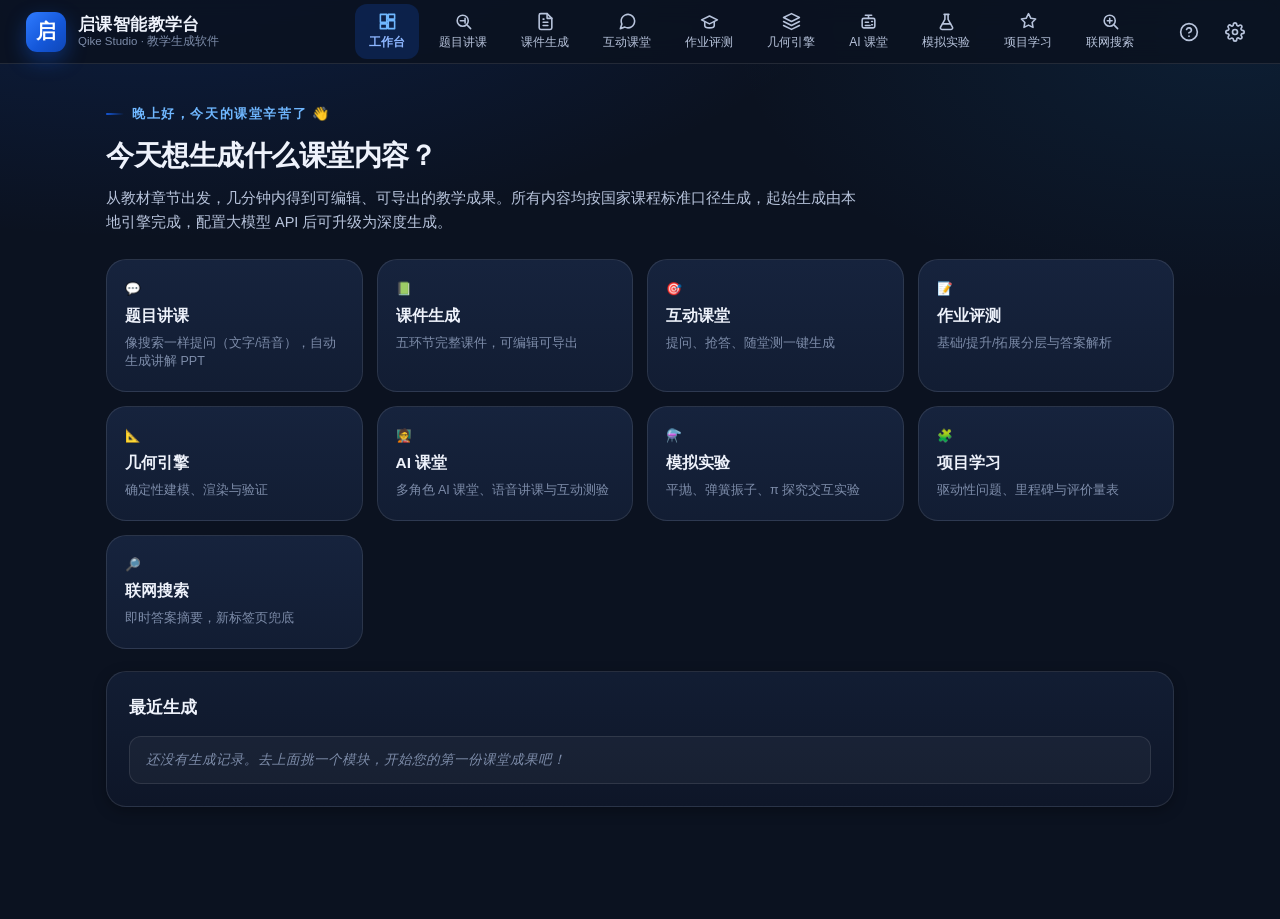
<file: src/app/index.html>
<!DOCTYPE html>
<html lang="zh-CN">
<head>
<meta charset="UTF-8">
<meta name="viewport" content="width=device-width, initial-scale=1.0">
<meta name="description" content="启课智能教学台：面向小学、初中与高中教师的 AI 教学生成软件，一键生成课件、互动课堂、作业与评测、几何图形，内容对齐国家课程标准。">
<title>启课智能教学台 · Qike Studio</title>
<link rel="stylesheet" href="styles.css">
</head>
<body>
<a class="skip-link" href="#main">跳到主要内容</a>

<header class="topbar" id="topbar">
  <div class="brand" role="banner">
    <div class="brand-mark" aria-hidden="true">启</div>
    <div class="brand-text">
      <span class="brand-name">启课智能教学台</span>
      <span class="brand-sub">Qike Studio · 教学生成软件</span>
    </div>
  </div>
  <nav class="topnav" id="topnav" aria-label="主导航">
    <button class="nav-btn is-active" data-view="dashboard" aria-current="page">
      <svg viewBox="0 0 24 24" aria-hidden="true"><path d="M3 13h8V3H3v10zm0 8h8v-6H3v6zm10 0h8V11h-8v10zm0-18v6h8V3h-8z"/></svg>
      <span>工作台</span>
    </button>
    <button class="nav-btn" data-view="lecture" title="题目讲课：像搜索一样提问，自动生成讲解 PPT 课件（支持语音）">
      <svg viewBox="0 0 24 24" aria-hidden="true"><circle cx="11" cy="11" r="7"/><path d="M21 21l-4.35-4.35M14 8v6M8 11h6"/></svg>
      <span>题目讲课</span>
    </button>
    <button class="nav-btn" data-view="lesson">
      <svg viewBox="0 0 24 24" aria-hidden="true"><path d="M14 2H6a2 2 0 0 0-2 2v16a2 2 0 0 0 2 2h12a2 2 0 0 0 2-2V8l-6-6z"/><path d="M14 2v6h6M9 13h6M9 17h6M9 9h1"/></svg>
      <span>课件生成</span>
    </button>
    <button class="nav-btn" data-view="interactive">
      <svg viewBox="0 0 24 24" aria-hidden="true"><path d="M21 11.5a8.38 8.38 0 0 1-.9 3.8 8.5 8.5 0 0 1-7.6 4.7 8.38 8.38 0 0 1-3.8-.9L3 21l1.9-5.7a8.38 8.38 0 0 1-.9-3.8 8.5 8.5 0 0 1 4.7-7.6 8.38 8.38 0 0 1 3.8-.9h.5a8.48 8.48 0 0 1 8 8v.5z"/></svg>
      <span>互动课堂</span>
    </button>
    <button class="nav-btn" data-view="homework">
      <svg viewBox="0 0 24 24" aria-hidden="true"><path d="M22 10L12 5 2 10l10 5 10-5z"/><path d="M6 12v5c0 1.66 2.69 3 6 3s6-1.34 6-3v-5"/></svg>
      <span>作业评测</span>
    </button>
    <button class="nav-btn" data-view="geometry">
      <svg viewBox="0 0 24 24" aria-hidden="true"><path d="M12 2L2 7l10 5 10-5-10-5z"/><path d="M2 17l10 5 10-5M2 12l10 5 10-5"/></svg>
      <span>几何引擎</span>
    </button>
    <button class="nav-btn" data-view="classroom">
      <svg viewBox="0 0 24 24" aria-hidden="true"><rect x="4" y="8" width="16" height="12" rx="2"/><path d="M12 8V4M8 4h8M8 13h4M8 17h6M16 16h1M16 12h1"/></svg>
      <span>AI 课堂</span>
    </button>
    <button class="nav-btn" data-view="experiment">
      <svg viewBox="0 0 24 24" aria-hidden="true"><path d="M9 3h6M10 3v6.3L4.5 19a2 2 0 0 0 1.8 3h11.4a2 2 0 0 0 1.8-3L14 9.3V3"/><path d="M7 15h10"/></svg>
      <span>模拟实验</span>
    </button>
    <button class="nav-btn" data-view="pbl">
      <svg viewBox="0 0 24 24" aria-hidden="true"><path d="M12 2l3 6 6 .9-4.4 4.3 1.1 6.2L12 16.6 6.3 19.4l1.1-6.2L3 8.9 9 8l3-6z"/></svg>
      <span>项目学习</span>
    </button>
    <button class="nav-btn" data-view="search">
      <svg viewBox="0 0 24 24" aria-hidden="true"><circle cx="11" cy="11" r="7"/><path d="M21 21l-4.35-4.35M8 11h6M11 8v6"/></svg>
      <span>联网搜索</span>
    </button>
  </nav>
  <div class="topbar-actions">
    <button class="icon-btn" id="btn-help" aria-label="帮助" title="帮助">
      <svg viewBox="0 0 24 24" aria-hidden="true"><path d="M12 22a10 10 0 1 1 0-20 10 10 0 0 1 0 20z"/><path d="M9.1 9a3 3 0 0 1 5.8 1c0 2-3 3-3 3M12 17h.01"/></svg>
    </button>
    <button class="icon-btn" id="btn-settings" aria-label="设置" title="设置">
      <svg viewBox="0 0 24 24" aria-hidden="true"><circle cx="12" cy="12" r="3"/><path d="M19.4 15a1.65 1.65 0 0 0 .33 1.82l.06.06a2 2 0 1 1-2.83 2.83l-.06-.06a1.65 1.65 0 0 0-1.82-.33 1.65 1.65 0 0 0-1 1.51V21a2 2 0 1 1-4 0v-.09A1.65 1.65 0 0 0 9 19.4a1.65 1.65 0 0 0-1.82.33l-.06.06a2 2 0 1 1-2.83-2.83l.06-.06a1.65 1.65 0 0 0 .33-1.82 1.65 1.65 0 0 0-1.51-1H3a2 2 0 1 1 0-4h.09A1.65 1.65 0 0 0 4.6 9a1.65 1.65 0 0 0-.33-1.82l-.06-.06a2 2 0 1 1 2.83-2.83l.06.06a1.65 1.65 0 0 0 1.82.33H9a1.65 1.65 0 0 0 1-1.51V3a2 2 0 1 1 4 0v.09a1.65 1.65 0 0 0 1 1.51 1.65 1.65 0 0 0 1.82-.33l.06-.06a2 2 0 1 1 2.83 2.83l-.06.06a1.65 1.65 0 0 0-.33 1.82V9a1.65 1.65 0 0 0 1.51 1H21a2 2 0 1 1 0 4h-.09a1.65 1.65 0 0 0-1.51 1z"/></svg>
    </button>
  </div>
</header>

<main id="main" class="main" tabindex="-1">

  <!-- ============ 工作台 ============ -->
  <section class="view" id="view-dashboard" aria-labelledby="dashboard-title">
    <div class="view-head">
      <div>
        <p class="kicker" id="dashboard-title">欢迎回来 👋</p>
        <h2>今天想生成什么课堂内容？</h2>
        <p class="view-desc">从教材章节出发，几分钟内得到可编辑、可导出的教学成果。所有内容均按国家课程标准口径生成，起始生成由本地引擎完成，配置大模型 API 后可升级为深度生成。</p>
      </div>
    </div>
    <div class="quick-grid" id="quick-cards">
      <button class="quick-card" data-goto="lecture">
        <span class="quick-ico" aria-hidden="true">💬</span>
        <b>题目讲课</b>
        <span>像搜索一样提问（文字/语音），自动生成讲解 PPT</span>
      </button>
      <button class="quick-card" data-goto="lesson">
        <span class="quick-ico" aria-hidden="true">📗</span>
        <b>课件生成</b>
        <span>五环节完整课件，可编辑可导出</span>
      </button>
      <button class="quick-card" data-goto="interactive">
        <span class="quick-ico" aria-hidden="true">🎯</span>
        <b>互动课堂</b>
        <span>提问、抢答、随堂测一键生成</span>
      </button>
      <button class="quick-card" data-goto="homework">
        <span class="quick-ico" aria-hidden="true">📝</span>
        <b>作业评测</b>
        <span>基础/提升/拓展分层与答案解析</span>
      </button>
      <button class="quick-card" data-goto="geometry">
        <span class="quick-ico" aria-hidden="true">📐</span>
        <b>几何引擎</b>
        <span>确定性建模、渲染与验证</span>
      </button>
      <button class="quick-card" data-goto="classroom">
        <span class="quick-ico" aria-hidden="true">🧑‍🏫</span>
        <b>AI 课堂</b>
        <span>多角色 AI 课堂、语音讲课与互动测验</span>
      </button>
      <button class="quick-card" data-goto="experiment">
        <span class="quick-ico" aria-hidden="true">⚗️</span>
        <b>模拟实验</b>
        <span>平抛、弹簧振子、π 探究交互实验</span>
      </button>
      <button class="quick-card" data-goto="pbl">
        <span class="quick-ico" aria-hidden="true">🧩</span>
        <b>项目学习</b>
        <span>驱动性问题、里程碑与评价量表</span>
      </button>
      <button class="quick-card" data-goto="search">
        <span class="quick-ico" aria-hidden="true">🔎</span>
        <b>联网搜索</b>
        <span>即时答案摘要，新标签页兜底</span>
      </button>
    </div>
    <div class="panel">
      <div class="panel-head">
        <h3>最近生成</h3>
        <button class="link-btn" id="btn-clear-history" hidden>清空</button>
      </div>
      <ul class="history-list" id="history-list">
        <li class="empty-hint">还没有生成记录。去上面挑一个模块，开始您的第一份课堂成果吧！</li>
      </ul>
    </div>
  </section>

  <!-- ============ 题目讲课（类百度搜索框） ============ -->
  <section class="view" id="view-lecture" hidden aria-labelledby="lecture-title">
    <div class="view-head">
      <div>
        <p class="kicker">题目讲课</p>
        <h2 id="lecture-title">学生来问，AI 来讲</h2>
        <p class="view-desc">像用搜索引擎一样输入问题或题目内容（支持语音），覆盖小学一年级到高中三年级全部学段学科：自动识别学段、学科与题型，几秒钟生成带讲解、可演示、可导出的 PPT 课件。</p>
      </div>
    </div>

    <!-- 类百度大搜索框 -->
    <div class="lecture-search-wrap panel">
      <form class="lecture-form" id="lecture-form" role="search" aria-label="题目讲课搜索">
        <div class="lecture-box">
          <svg class="lecture-lens" viewBox="0 0 24 24" aria-hidden="true"><circle cx="11" cy="11" r="7"/><path d="M21 21l-4.35-4.35"/></svg>
          <input class="lecture-input" id="lecture-q" type="search" placeholder="输入或说出你的问题 / 题目内容，如：为什么三角形内角和是 180°？" autocomplete="off" enterkeyhint="search">
          <button class="lecture-mic icon-btn" id="lecture-voice" type="button" title="语音输入问题" aria-label="语音输入问题">
            <svg viewBox="0 0 24 24" aria-hidden="true"><rect x="9" y="2" width="6" height="12" rx="3"/><path d="M5 10v1a7 7 0 0 0 14 0v-1M12 19v3M8 22h8"/></svg>
          </button>
          <button class="btn btn-primary lecture-go" id="lecture-go" type="submit">
            <svg viewBox="0 0 24 24" aria-hidden="true"><path d="M13 2L3 14h9l-1 8 10-12h-9l1-8z"/></svg>
            生成讲解
          </button>
        </div>
      </form>
      <div class="lecture-demos">
        <span class="lecture-demos-label">试试这样问：</span>
        <div class="lecture-chips" id="lecture-demos"></div>
      </div>
    </div>

    <!-- 讲解结果 -->
    <div class="result-wrap" id="lecture-result" hidden>
      <div class="result-toolbar">
        <h3 class="result-title" id="lecture-result-title">讲解课件</h3>
        <div class="toolbar-actions">
          <button class="btn btn-ghost" id="lecture-print" title="在浏览器中排版并导出为 PDF">
            <svg viewBox="0 0 24 24" aria-hidden="true"><path d="M6 9V2h12v7M6 18H4a2 2 0 0 1-2-2v-5a2 2 0 0 1 2-2h16a2 2 0 0 1 2 2v5a2 2 0 0 1-2 2h-2"/><path d="M6 14h12v8H6z"/></svg>
            打印/导出
          </button>
          <button class="btn btn-ghost" id="lecture-export-pptx" title="导出为可逐元素编辑的 PPTX（每环节一页）">
            <svg viewBox="0 0 24 24" aria-hidden="true"><rect x="4" y="2" width="16" height="20" rx="2"/><path d="M8 8l4 7 4-7" stroke="#fff" stroke-width="1.6" fill="none" stroke-linecap="round" stroke-linejoin="round"/></svg>
            导出 PPTX
          </button>
          <button class="btn btn-ghost" id="lecture-export-html" title="导出为自包含交互式 HTML（可离线打开）">
            <svg viewBox="0 0 24 24" aria-hidden="true"><path d="M14 3v5h5"/><path d="M14 3l6 6v12H4V3h10z"/><path d="M9 12l-2 2 2 2M13 12l2 2-2 2" fill="none" stroke="#fff" stroke-width="1.6" stroke-linecap="round" stroke-linejoin="round"/></svg>
            导出 HTML
          </button>
          <button class="btn btn-primary" id="lecture-slides" hidden>
            <svg viewBox="0 0 24 24" aria-hidden="true"><rect x="3" y="4" width="18" height="11" rx="2"/><path d="M8 21h8m-4-6v6"/></svg>
            🎞 幻灯片讲课
          </button>
        </div>
      </div>
      <div class="paper" id="lecture-paper"></div>
      <div class="sp-player" id="lecture-player" hidden aria-live="polite"></div>
    </div>
  </section>

  <!-- ============ 课件生成 ============ -->
  <section class="view" id="view-lesson" hidden aria-labelledby="lesson-title">
    <div class="view-head">
      <div>
        <p class="kicker">课件生成</p>
        <h2 id="lesson-title">一节好课，从生成开始</h2>
        <p class="view-desc">选择学段、学科、教材版本与章节，一键生成含教学目标、情境导入、讲授要点、互动提问、课堂练习与课堂小结的完整课件。</p>
      </div>
    </div>
    <div class="panel">
      <form class="gen-form" id="lesson-form">
        <div class="field-row">
          <label>学段<select id="lesson-stage" required></select></label>
          <label>年级<select id="lesson-grade" required></select></label>
          <label>学科<select id="lesson-subject" required></select></label>
          <label>教材版本<select id="lesson-version" required></select></label>
        </div>
        <div class="field-row">
          <label>章节/单元<select id="lesson-chapter" required></select></label>
          <label>课时主题<input type="text" id="lesson-topic" placeholder="如：分数的初步认识（留空则取章节）"></label>
        </div>
        <div class="gen-actions">
          <button class="btn btn-primary" type="submit" id="lesson-gen-btn">
            <svg viewBox="0 0 24 24" aria-hidden="true"><path d="M13 2L3 14h9l-1 8 10-12h-9l1-8z"/></svg>
            生成课件
          </button>
          <span class="hint" id="lesson-hint">本地引擎即时生成 · 约 1 秒</span>
        </div>
      </form>
    </div>
    <div class="result-wrap" id="lesson-result" hidden>
      <div class="result-toolbar">
        <h3 class="result-title" id="lesson-result-title">课件大纲</h3>
        <div class="toolbar-actions">
          <button class="btn btn-ghost" id="lesson-regen">
            <svg viewBox="0 0 24 24" aria-hidden="true"><path d="M21 12a9 9 0 1 1-2.64-6.36M21 3v6h-6"/></svg>
            重新生成
          </button>
          <button class="btn btn-ghost" id="lesson-print">
            <svg viewBox="0 0 24 24" aria-hidden="true"><path d="M6 9V2h12v7M6 18H4a2 2 0 0 1-2-2v-5a2 2 0 0 1 2-2h16a2 2 0 0 1 2 2v5a2 2 0 0 1-2 2h-2"/><path d="M6 14h12v8H6z"/></svg>
            打印/导出
          </button>
          <button class="btn btn-ghost" id="lesson-export-pptx" title="导出为可逐元素编辑的 PPTX（每环节一页）">
            <svg viewBox="0 0 24 24" aria-hidden="true"><rect x="4" y="2" width="16" height="20" rx="2"/><path d="M8 8l4 7 4-7" stroke="#fff" stroke-width="1.6" fill="none" stroke-linecap="round" stroke-linejoin="round"/></svg>
            导出 PPTX
          </button>
          <button class="btn btn-ghost" id="lesson-export-html" title="导出为自包含交互式 HTML（课件+测验可作答、可离线打开）">
            <svg viewBox="0 0 24 24" aria-hidden="true"><path d="M14 3v5h5"/><path d="M14 3l6 6v12H4V3h10z"/><path d="M9 12l-2 2 2 2M13 12l2 2-2 2" fill="none" stroke="#fff" stroke-width="1.6" stroke-linecap="round" stroke-linejoin="round"/></svg>
            导出 HTML
          </button>
          <button class="btn btn-primary" id="lesson-slides" hidden>
            <svg viewBox="0 0 24 24" aria-hidden="true"><rect x="3" y="4" width="18" height="11" rx="2"/><path d="M8 21h8m-4-6v6"/></svg>
            🎞 幻灯片讲课
          </button>
        </div>
      </div>
      <div class="paper" id="lesson-paper"></div>
      <div class="sp-player" id="lesson-player" hidden aria-live="polite"></div>
    </div>
  </section>

  <!-- ============ 互动课堂 ============ -->
  <section class="view" id="view-interactive" hidden aria-labelledby="interactive-title">
    <div class="view-head">
      <div>
        <p class="kicker">互动课堂</p>
        <h2 id="interactive-title">把课堂交还给学生</h2>
        <p class="view-desc">围绕本节内容生成类型丰富的互动活动：随机提问、抢答、随堂测验、小组任务与游戏化小测，可直接投屏使用。</p>
      </div>
    </div>
    <div class="panel">
      <form class="gen-form" id="interactive-form">
        <div class="field-row">
          <label>互动类型<select id="interactive-type" required>
            <option value="question">随机提问</option>
            <option value="race">课堂抢答</option>
            <option value="quiz">随堂测验</option>
            <option value="group">小组任务</option>
            <option value="game">游戏化小测</option>
          </select></label>
          <label>学段<select id="interactive-stage" required></select></label>
          <label>学科<select id="interactive-subject" required></select></label>
        </div>
        <div class="field-row">
          <label>本课主题<input type="text" id="interactive-topic" placeholder="如：分数的初步认识（留空则取学科）"></label>
          <label>题量/题目数<select id="interactive-count">
            <option value="5">5 题</option>
            <option value="8">8 题</option>
            <option value="10" selected>10 题</option>
            <option value="12">12 题</option>
          </select></label>
        </div>
        <div class="gen-actions">
          <button class="btn btn-primary" type="submit">生成互动活动</button>
          <span class="hint">本地引擎即时生成 · 约 1 秒</span>
        </div>
      </form>
    </div>
    <div class="result-wrap" id="interactive-result" hidden>
      <div class="result-toolbar">
        <h3 class="result-title">课堂互动包</h3>
        <div class="toolbar-actions">
          <button class="btn btn-ghost" id="interactive-print">打印/导出</button>
          <button class="btn btn-ghost" id="interactive-export-pptx" title="导出为 PPTX（每环节一页）">导出 PPTX</button>
          <button class="btn btn-ghost" id="interactive-export-html" title="导出为交互式 HTML（题目可作答/查看答案）">导出 HTML</button>
          <button class="btn btn-primary" id="interactive-quiz" hidden>🧪 实时测验</button>
        </div>
      </div>
      <div class="paper" id="interactive-paper"></div>
      <div class="qz-player" id="quiz-player" hidden aria-live="polite"></div>
    </div>
  </section>

  <!-- ============ 作业评测 ============ -->
  <section class="view" id="view-homework" hidden aria-labelledby="homework-title">
    <div class="view-head">
      <div>
        <p class="kicker">作业评测</p>
        <h2 id="homework-title">分层作业，人人有收获</h2>
        <p class="view-desc">按「基础巩固、能力提升、拓展挑战」三层生成作业，每题附答案解析与评分标准，减轻批改负担、支持分层教学。</p>
      </div>
    </div>
    <div class="panel">
      <form class="gen-form" id="homework-form">
        <div class="field-row">
          <label>学段<select id="homework-stage" required></select></label>
          <label>学科<select id="homework-subject" required></select></label>
          <label>作业主题<input type="text" id="homework-topic" placeholder="如：分数的加减法（留空则取学科）"></label>
        </div>
        <div class="field-row">
          <label>分层强度<select id="homework-level">
            <option value="mild" selected>温和分层（7:2:1）</option>
            <option value="balanced">均衡分层（6:3:1）</option>
            <option value="steep">强分层（5:3:2）</option>
          </select></label>
          <label>总题数<select id="homework-count">
            <option value="10">10 题</option>
            <option value="15" selected>15 题</option>
            <option value="20">20 题</option>
          </select></label>
          <label>是否附答案<select id="homework-answer">
            <option value="yes" selected>附答案与解析</option>
            <option value="no">仅题目</option>
          </select></label>
        </div>
        <div class="gen-actions">
          <button class="btn btn-primary" type="submit">生成分层作业</button>
          <span class="hint">本地引擎即时生成 · 约 1 秒</span>
        </div>
      </form>
    </div>
    <div class="result-wrap" id="homework-result" hidden>
      <div class="result-toolbar">
        <h3 class="result-title">分层作业</h3>
        <div class="toolbar-actions">
          <button class="btn btn-ghost" id="homework-print">打印/导出</button>
          <button class="btn btn-ghost" id="homework-export-pptx" title="导出为 PPTX（按分层分页）">导出 PPTX</button>
          <button class="btn btn-ghost" id="homework-export-html" title="导出为 HTML（附参考答案）">导出 HTML</button>
        </div>
      </div>
      <div class="paper" id="homework-paper"></div>
    </div>
  </section>

  <!-- ============ 几何引擎 ============ -->
  <section class="view" id="view-geometry" hidden aria-labelledby="geometry-title">
    <div class="view-head">
      <div>
        <p class="kicker">几何图形引擎</p>
        <h2 id="geometry-title">符号化建模 · 确定性渲染 · 可验证</h2>
        <p class="view-desc">用参数描述几何对象，引擎按确定性规则渲染 SVG 图形并运行验证器断言其性质，保证图形与题干一致、可直接用于课件与作业。</p>
      </div>
    </div>
    <div class="panel">
      <form class="gen-form" id="geometry-form">
        <div class="field-row">
          <label>图形类型<select id="geometry-type" required>
            <option value="triangle">三角形</option>
            <option value="quad">四边形</option>
            <option value="circle">圆</option>
          </select></label>
          <label>形状设定<select id="geometry-shape">
            <option value="scalene">任意三角形</option>
            <option value="right">直角三角形</option>
            <option value="isosceles">等腰三角形</option>
            <option value="equilateral">等边三角形</option>
          </select></label>
          <label>图形尺寸<input type="number" id="geometry-size" value="220" min="120" max="380" step="10" aria-label="图形尺寸"></label>
        </div>
        <div class="gen-actions">
          <button class="btn btn-primary" type="submit">建模并渲染</button>
          <span class="hint">确定性引擎 · 验证器随图运行</span>
        </div>
      </form>
    </div>
    <div class="result-wrap" id="geometry-result" hidden>
      <div class="result-toolbar">
        <h3 class="result-title">几何图形与验证报告</h3>
        <div class="toolbar-actions">
          <button class="btn btn-ghost" id="geometry-download-svg">下载 SVG</button>
          <button class="btn btn-ghost" id="geometry-print">打印/导出</button>
        </div>
      </div>
      <div class="geometry-layout">
        <div class="paper geo-canvas-wrap" id="geometry-canvas"></div>
        <div class="paper geo-report" id="geometry-report"></div>
      </div>
    </div>
  </section>

  <!-- ============ AI 课堂 ============ -->
  <section class="view" id="view-classroom" hidden aria-labelledby="classroom-title">
    <div class="view-head">
      <div>
        <p class="kicker">AI 课堂</p>
        <h2 id="classroom-title">像 OpenMAIC 一样的多角色 AI 课堂</h2>
        <p class="view-desc">AI 主讲教师 + 助教 + 三类性格同学同堂互动。可文字或语音答题、即时批改打分，内置实时共享白板与课堂状态条，结束自动生成课堂报告。支持一键推送开课到飞书 / Slack / Telegram。</p>
      </div>
    </div>
    <div class="panel">
      <form class="gen-form" id="classroom-form">
        <div class="field-row">
          <label>学段<select id="classroom-stage" required></select></label>
          <label>学科<select id="classroom-subject" required></select></label>
          <label>本课主题<input type="text" id="classroom-topic" placeholder="如：分数的初步认识"></label>
        </div>
        <div class="gen-actions">
          <button class="btn btn-primary" type="submit" id="classroom-start-btn">
            <svg viewBox="0 0 24 24" aria-hidden="true"><path d="M5 3l14 9-14 9V3z"/></svg>
            开始 AI 课堂
          </button>
          <span class="hint">多角色话术由本地引擎生成 · 可配大模型升级</span>
        </div>
      </form>
    </div>
    <div class="result-wrap" id="classroom-result" hidden>
      <div class="result-toolbar">
        <h3 class="result-title" id="classroom-result-title">AI 课堂进行中</h3>
        <div class="toolbar-actions">
          <button class="btn btn-ghost" id="classroom-open-webhook">📤 一键开课</button>
          <button class="btn btn-ghost" id="classroom-copy-link">🔗 复制课堂链接</button>
          <button class="btn btn-ghost" id="classroom-report-btn">结束并生成课堂报告</button>
        </div>
      </div>
      <div id="classroom-shell"></div>
      <div id="classroom-board-host"></div>
      <div id="classroom-report" hidden></div>
    </div>
  </section>

  <!-- ============ 模拟实验 ============ -->
  <section class="view" id="view-experiment" hidden aria-labelledby="experiment-title">
    <div class="view-head">
      <div>
        <p class="kicker">交互式模拟实验</p>
        <h2 id="experiment-title">动手探究，眼见为实</h2>
        <p class="view-desc">三款确定性仿真实验：平抛运动、弹簧振子、圆与圆周率探究（正多边形逼近）。拖动参数滑杆实时观察动画，实验同时运行数值公式断言，验证结论是否成立。</p>
      </div>
    </div>
    <div class="panel">
      <form class="gen-form" id="experiment-form">
        <div class="field-row">
          <label>实验<select id="experiment-select" required></select></label>
        </div>
        <div class="gen-actions">
          <button class="btn btn-primary" type="submit" id="experiment-run-btn">运行实验</button>
          <span class="hint">确定性动画 · 数值断言随运行验证</span>
        </div>
      </form>
    </div>
    <div class="result-wrap" id="experiment-result" hidden>
      <div class="result-toolbar">
        <h3 class="result-title" id="experiment-result-title">实验台</h3>
        <div class="toolbar-actions">
          <button class="btn btn-ghost" id="experiment-reset-btn">重置参数</button>
          <button class="btn btn-ghost" id="experiment-print">打印实验记录</button>
        </div>
      </div>
      <div id="experiment-stage"></div>
    </div>
  </section>

  <!-- ============ 项目学习 ============ -->
  <section class="view" id="view-pbl" hidden aria-labelledby="pbl-title">
    <div class="view-head">
      <div>
        <p class="kicker">项目式学习 PBL</p>
        <h2 id="pbl-title">从一个驱动性问题开始</h2>
        <p class="view-desc">围绕真实情境生成驱动性问题、项目背景、四个里程碑、任务卡、成果要求与评价量表，可直接打印发给学生小组。</p>
      </div>
    </div>
    <div class="panel">
      <form class="gen-form" id="pbl-form">
        <div class="field-row">
          <label>学段<select id="pbl-stage" required></select></label>
          <label>学科<select id="pbl-subject" required></select></label>
          <label>项目主题<input type="text" id="pbl-topic" placeholder="如：校园水资源的调查报告"></label>
        </div>
        <div class="field-row">
          <label>项目周期（课时）<select id="pbl-period">
            <option value="4">4 课时（半日营）</option>
            <option value="8">8 课时（两周）</option>
            <option value="12">12 课时（三周）</option>
          </select></label>
          <label>小组人数<select id="pbl-size">
            <option value="4">4 人小组</option>
            <option value="5">5 人小组</option>
            <option value="6">6 人小组</option>
          </select></label>
        </div>
        <div class="gen-actions">
          <button class="btn btn-primary" type="submit" id="pbl-gen-btn">生成项目方案</button>
          <span class="hint">驱动问题 → 里程碑 → 任务卡 → 评价量表</span>
        </div>
      </form>
    </div>
    <div class="result-wrap" id="pbl-result" hidden>
      <div class="result-toolbar">
        <h3 class="result-title">项目方案</h3>
        <div class="toolbar-actions">
          <button class="btn btn-ghost" id="pbl-print">打印/导出</button>
          <button class="btn btn-ghost" id="pbl-export-pptx" title="导出为 PPTX（驱动问题/里程碑/任务卡/量表各一页）">导出 PPTX</button>
          <button class="btn btn-ghost" id="pbl-export-html" title="导出为交互式 HTML">导出 HTML</button>
        </div>
      </div>
      <div class="paper" id="pbl-paper"></div>
    </div>
  </section>

  <!-- ============ 联网搜索 ============ -->
  <section class="view" id="view-search" hidden aria-labelledby="search-title">
    <div class="view-head">
      <div>
        <p class="kicker">联网搜索</p>
        <h2 id="search-title">给课堂再找点真实素材</h2>
        <p class="view-desc">输入关键词，先内联展示 DuckDuckGo 即时答案摘要与相关话题，差口气时一键在新标签页用 Bing / 百度 / Google 继续搜。离线时给出友好提示，不影响其它功能。</p>
      </div>
    </div>
    <div class="panel">
      <form class="gen-form" id="search-form">
        <div class="field-row">
          <label>搜索关键词<input type="text" id="search-q" placeholder="如：三角形内角和 180 度 / 光合作用 反应式" required></label>
          <label>兜底引擎<select id="search-engine">
            <option value="bing">Bing 必应</option>
            <option value="baidu">百度</option>
            <option value="google">Google</option>
          </select></label>
        </div>
        <div class="gen-actions">
          <button class="btn btn-primary" type="submit" id="search-go">
            <svg viewBox="0 0 24 24" aria-hidden="true"><circle cx="11" cy="11" r="7"/><path d="M21 21l-4.35-4.35"/></svg>
            搜索
          </button>
          <span class="hint">联网获取即时答案 · 失败自动提示</span>
        </div>
      </form>
    </div>
    <div class="result-wrap" id="search-result" hidden>
      <div class="result-toolbar">
        <h3 class="result-title" id="search-result-title">搜索结果</h3>
        <div class="toolbar-actions">
          <button class="btn btn-ghost" id="search-open">在新标签页打开原文引擎</button>
        </div>
      </div>
      <div class="paper" id="search-paper"></div>
    </div>
  </section>

</main>

<!-- ============ 帮助抽屉 ============ -->
<div class="drawer" id="help-drawer" role="dialog" aria-modal="true" aria-labelledby="help-title" hidden>
  <div class="drawer-mask" data-close></div>
  <aside class="drawer-panel">
    <div class="drawer-head">
      <h3 id="help-title">帮助中心</h3>
      <button class="icon-btn" data-close aria-label="关闭">✕</button>
    </div>
    <div class="drawer-body">
      <h4>📍 从哪里开始？</h4>
      <p>先进入「课件生成」挑一个章节试试，满意后再到「互动课堂」「作业评测」补充课堂配套。</p>
      <h4>⚙️ 生成引擎说明</h4>
      <p>当前为本地模板引擎：按国家课程标准的结构与常见教学法，从内置素材库中组合生成，断网也能用。</p>
      <p>在「设置」中填入大模型 API 后，将切换为 API 深度生成，回答更富个性化。</p>
      <h4>📐 几何引擎怎么用？</h4>
      <p>选择图形类型、形状与尺寸，引擎会给出 <b>模型 → 渲染 → 验证</b> 三段式结果：SVG 图形 + 边长/角度/性质断言，全部通过标记 ✓。</p>
      <h4>🧑‍🏫 AI 课堂是什么？</h4>
      <p>对标 OpenMAIC 的多角色课堂：AI 老师主讲、助教补充讲解、三类同学（学霸质疑 / 问题达人 / 小白提问）参与互动。学生可文字或语音答题，关键词即时批改打分；配合实时共享白板随讲随写，结束后生成课堂报告。</p>
      <h4>⚗️ 模拟实验能验证什么？</h4>
      <p>三款确定性仿真：平抛运动、弹簧振子、圆与 π（正多边形逼近）。动画由参数实时驱动，同时运行数值公式断言（如 t=√(2h/g)、T=2π√(m/k)），可点开逐条核对。</p>
      <h4>🧩 项目学习 PBL？</h4>
      <p>生成驱动性问题 → 项目背景 → 四个里程碑 → 任务卡 → 成果要求 → 评价量表，整套可打印，直接组织小组探究课。</p>
      <h4>🔊 语音与联网怎么用？</h4>
      <p>浏览器支持时用 Web Speech 语音讲课（TTS）与语音答题（STT），不支持自动降级为文字；联网搜索面板可内联展示摘要并在新标签打开原文。</p>
      <h4>📤 一键开课？</h4>
      <p>在「设置 > 一键开课渠道」配置飞书 / Slack Webhook 或 Telegram Bot（Token 或完整 sendMessage 链接），课堂进行中点击「一键开课」即可把课题与课堂链接推送到对应群。</p>
      <p>「复制课堂链接」复制本页地址（带 #classroom），发给学生或同事，打开后会自动定位到课堂视图，无需额外安装。</p>
      <h4>📄 结果能做什么？</h4>
      <p>打印/导出为可打印页面；几何图形可单独下载 SVG，直接插入 Word 或课件。</p>
      <h4>🔒 数据说明</h4>
      <p>生成历史、设置与 API Key 默认保存在本机浏览器中，可随时清空；本应用无服务器，请求直达你填写的接口，不上传任何内容。</p>
    </div>
  </aside>
</div>

<!-- ============ 设置对话框 ============ -->
<div class="drawer" id="settings-drawer" role="dialog" aria-modal="true" aria-labelledby="settings-title" hidden>
  <div class="drawer-mask" data-close></div>
  <aside class="drawer-panel">
    <div class="drawer-head">
      <h3 id="settings-title">设置</h3>
      <button class="icon-btn" data-close aria-label="关闭">✕</button>
    </div>
    <div class="drawer-body">
      <h4>生成引擎</h4>
      <label class="row">生成模式
        <select id="set-engine">
          <option value="local">本地引擎（默认，离线可用）</option>
          <option value="api">API 深度生成</option>
          <option value="hybrid">混合模式：本地优先，API 升级</option>
        </select>
      </label>
      <details class="api-box" open>
        <summary>多模型路由配置（高级）</summary>
        <p class="mini-hint">每个场景可分配不同的模型槽位；留空则回退本地引擎。Key 只保存在本机浏览器中。</p>
        <div class="model-slots">
          <div class="model-slot">
            <div class="slot-head">槽位 A · 通用生成</div>
            <label class="row">接口地址
              <input type="url" id="set-slot-a-url" placeholder="https://api.openai.com/v1/chat/completions">
            </label>
            <label class="row">模型名称
              <input type="text" id="set-slot-a-model" placeholder="gpt-4o">
            </label>
            <label class="row">API Key
              <input type="password" id="set-slot-a-key" placeholder="sk-...（仅存于本机）" autocomplete="off">
            </label>
          </div>
          <div class="model-slot">
            <div class="slot-head">槽位 B · 课堂/语音场景</div>
            <label class="row">接口地址
              <input type="url" id="set-slot-b-url" placeholder="https://dashscope.aliyuncs.com/compatible-mode/v1/chat/completions">
            </label>
            <label class="row">模型名称
              <input type="text" id="set-slot-b-model" placeholder="qwen-max">
            </label>
            <label class="row">API Key
              <input type="password" id="set-slot-b-key" placeholder="sk-...（仅存于本机）" autocomplete="off">
            </label>
          </div>
          <div class="model-slot">
            <div class="slot-head">槽位 C · 实验/科学推理</div>
            <label class="row">接口地址
              <input type="url" id="set-slot-c-url" placeholder="https://api.deepseek.com/v1/chat/completions">
            </label>
            <label class="row">模型名称
              <input type="text" id="set-slot-c-model" placeholder="deepseek-chat">
            </label>
            <label class="row">API Key
              <input type="password" id="set-slot-c-key" placeholder="sk-...（仅存于本机）" autocomplete="off">
            </label>
          </div>
        </div>
        <h5 class="slot-sub">场景路由（每列选一个槽位）</h5>
        <div class="route-grid">
          <label class="row">课件/作业生成
            <select id="route-lesson"><option value="A">槽位 A</option><option value="B">槽位 B</option><option value="C">槽位 C</option></select>
          </label>
          <label class="row">AI 课堂/语音
            <select id="route-classroom"><option value="A">槽位 A</option><option value="B" selected>槽位 B</option><option value="C">槽位 C</option></select>
          </label>
          <label class="row">实验/推理
            <select id="route-experiment"><option value="A">槽位 A</option><option value="B">槽位 B</option><option value="C" selected>槽位 C</option></select>
          </label>
        </div>
      </details>
      <details class="api-box">
        <summary>一键开课渠道（飞书 / Slack / Telegram）</summary>
        <label class="row">飞书机器人 Webhook
          <input type="url" id="set-webhook-feishu" placeholder="https://open.feishu.cn/open-apis/bot/v2/hook/...">
        </label>
        <label class="row">Slack Webhook
          <input type="url" id="set-webhook-slack" placeholder="https://hooks.slack.com/services/...">
        </label>
        <label class="row">Telegram Bot Token 或 sendMessage 链接
          <input type="password" id="set-webhook-telegram" placeholder="123456:ABC-... 或 https://api.telegram.org/bot&lt;TOKEN&gt;/sendMessage?chat_id=...（仅存于本机）" autocomplete="off">
        </label>
        <p class="mini-hint">开课时把课堂标题与链接发送到配置的渠道；未配置的渠道自动跳过。Telegram 填完整 sendMessage 链接最稳；只填 Token 时自动使用最近一次与该机器人的会话。</p>
      </details>
      <details class="api-box">
        <summary>语音交互开关（TTS 讲解 / STT 语音答题）</summary>
        <label class="row switch-row"><input type="checkbox" id="set-voice-tts" checked> TTS 语音讲课（幻灯片跟读 / 课堂讲解）
          <span class="mini-hint">浏览器不支持或关闭时，自动回落为文字讲解。</span>
        </label>
        <label class="row switch-row"><input type="checkbox" id="set-voice-stt" checked> STT 语音答题（AI 课堂语音作答）
          <span class="mini-hint">浏览器不支持或关闭时，自动回落为文字作答。</span>
        </label>
      </details>
      <div class="settings-actions">
        <button class="btn btn-primary" id="settings-save">保存设置</button>
        <button class="btn btn-ghost" id="settings-reset">恢复默认</button>
      </div>
      <h4 class="mt">关于</h4>
      <p class="mini-hint">启课智能教学台 Qike Studio v2.0 · 面向 1–9 年级教师的多角色 AI 教学生成软件原型。技术路线对标清华大学开源项目 OpenMAIC，聚焦义务教育场景做本地可核验的生成式教学。</p>
      <p class="mini-hint">内容口径依据《义务教育课程标准》公开框架与主流教材章节结构编排。</p>
    </div>
  </aside>
</div>

<div class="toast-region" id="toast-region" aria-live="polite"></div>

<script src="js/app-content.js"></script>
<script src="js/app-data.js"></script>
<script src="js/app-engine.js"></script>
<script src="js/app-voice.js"></script>
<script src="js/app-whiteboard.js"></script>
<script src="js/app-search.js"></script>
<script src="js/app-ui.js"></script>
<script src="js/app-main.js"></script>
</body>
</html>
</file>
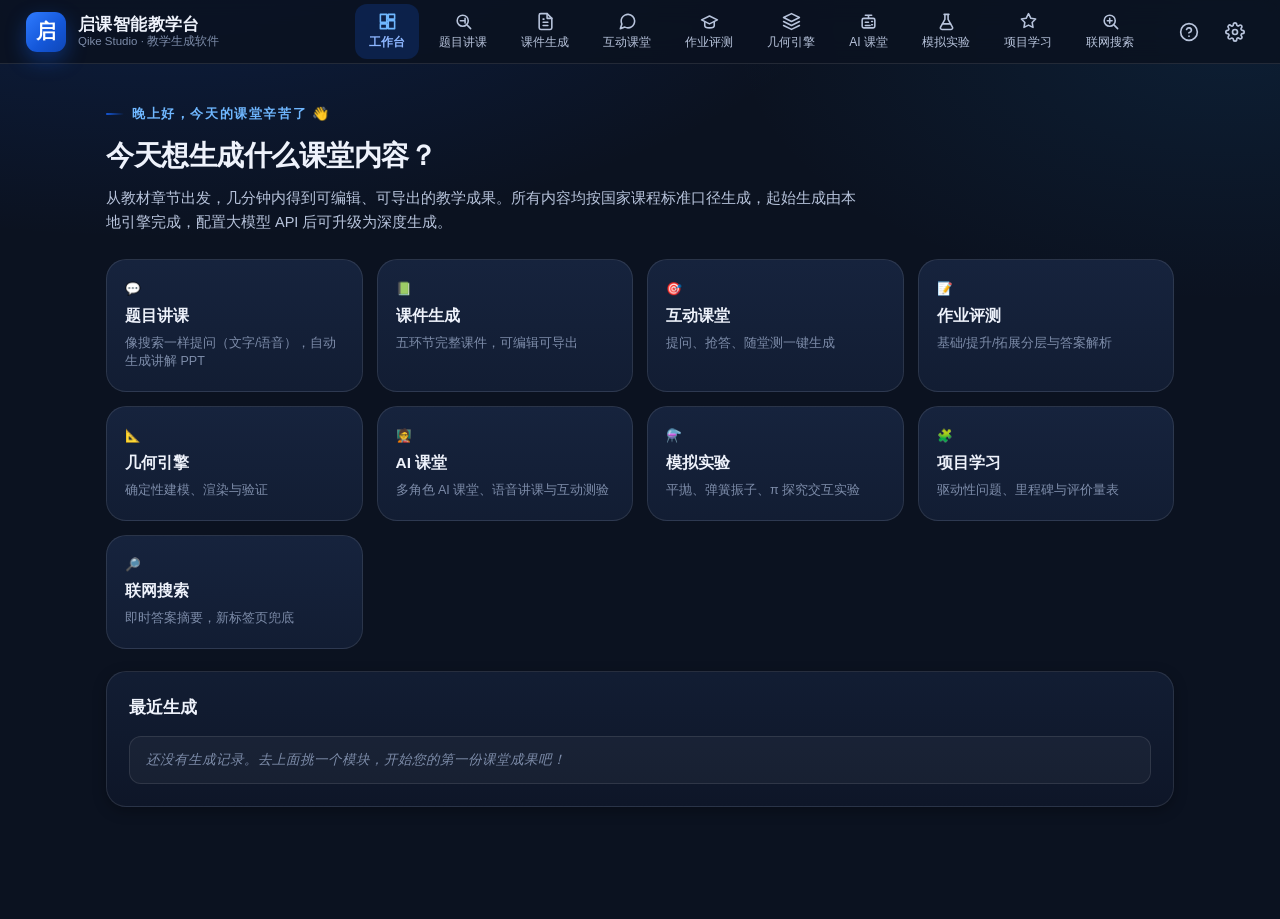
<file: qike-studio.html>
<!DOCTYPE html>
<html lang="zh-CN">
<head>
<meta charset="UTF-8">
<meta name="viewport" content="width=device-width, initial-scale=1.0">
<meta name="description" content="启课智能教学台：面向小学、初中与高中教师的 AI 教学生成软件，一键生成课件、互动课堂、作业与评测、几何图形，内容对齐国家课程标准。">
<title>启课智能教学台 · Qike Studio</title>
<style>
/* ============ 启课智能教学台 · 设计令牌 ============ */
:root{
  --canvas:#0b1220;          /* 深蓝科技底 */
  --canvas-2:#0e1628;
  --panel:#121d33;
  --panel-2:#16233d;
  --panel-soft:#1a2947;
  --line:rgba(255,255,255,.10);
  --line-strong:rgba(255,255,255,.18);
  --text:#eef2fb;
  --text-soft:#b8c4dc;
  --text-muted:#7d8ca9;
  --action:#1457d9;
  --action-hover:#2b6cf0;
  --action-soft:rgba(20,87,217,.22);
  --accent:#6fb7ff;
  --success:#3ddc97;
  --warning:#ffc24b;
  --danger:#ff6b6b;
  --r-sm:8px;--r-md:14px;--r-lg:20px;
  --shadow:0 12px 34px rgba(0,0,0,.34);
  --shadow-sm:0 4px 14px rgba(0,0,0,.28);
  --sans:"PingFang SC","Hiragino Sans GB","Microsoft YaHei","Noto Sans SC",-apple-system,BlinkMacSystemFont,"Segoe UI",sans-serif;
  --mono:Consolas,"SFMono-Regular",Menlo,monospace;
  --topbar-h:64px;
  --content:1120px;
}
*{margin:0;padding:0;box-sizing:border-box}
html{scroll-behavior:smooth}
body{
  font-family:var(--sans);
  background:
    radial-gradient(1200px 520px at 12% -8%, rgba(20,87,217,.20), transparent 60%),
    radial-gradient(900px 480px at 96% 4%, rgba(23,105,170,.14), transparent 55%),
    var(--canvas);
  color:var(--text);
  min-height:100vh;
  -webkit-font-smoothing:antialiased;
  font-size:15px;line-height:1.65;
}
::selection{background:rgba(20,87,217,.5)}
:focus-visible{outline:2px solid var(--accent);outline-offset:2px;border-radius:4px}
.skip-link{position:absolute;left:-999px;top:0;z-index:99;background:var(--action);color:#fff;padding:10px 16px;border-radius:0 0 8px 0}
.skip-link:focus{left:0;color:#fff}
svg{fill:none;stroke:currentColor;stroke-width:2;stroke-linecap:round;stroke-linejoin:round;width:20px;height:20px;flex:none}
button{font-family:inherit;cursor:pointer;border:none;background:none;color:inherit}
[hidden]{display:none!important}

/* ============ 顶栏 ============ */
.topbar{
  position:sticky;top:0;z-index:50;height:var(--topbar-h);
  display:flex;align-items:center;gap:22px;padding:0 26px;
  background:rgba(11,18,32,.86);backdrop-filter:blur(12px);
  border-bottom:1px solid var(--line);
}
.brand{display:flex;align-items:center;gap:12px;min-width:0}
.brand-mark{
  width:40px;height:40px;border-radius:11px;flex:none;
  background:linear-gradient(135deg,#2f7bff,#1457d9 58%,#0f47b7);
  display:grid;place-items:center;font-size:20px;font-weight:800;color:#fff;
  box-shadow:0 8px 20px rgba(20,87,217,.42);
}
.brand-text{display:flex;flex-direction:column;line-height:1.15}
.brand-name{font-size:17px;font-weight:800;letter-spacing:.4px}
.brand-sub{font-size:11.5px;color:var(--text-muted)}
.topnav{display:flex;gap:6px;margin-left:auto}
.nav-btn{
  display:flex;flex-direction:column;align-items:center;gap:3px;
  padding:8px 14px;border-radius:12px;color:var(--text-soft);
  font-size:12px;transition:background .18s,color .18s;
}
.nav-btn svg{width:19px;height:19px}
.nav-btn:hover{background:rgba(255,255,255,.06);color:var(--text)}
.nav-btn.is-active{background:var(--action-soft);color:#8db6ff}
.nav-btn.is-active svg{color:var(--accent)}
.nav-btn[aria-current="page"]{font-weight:600}
.topbar-actions{display:flex;gap:8px}
.icon-btn{
  width:38px;height:38px;border-radius:11px;display:grid;place-items:center;
  color:var(--text-soft);transition:background .18s,color .18s;
}
.icon-btn:hover{background:rgba(255,255,255,.08);color:var(--text)}
.topbar-actions #nav-toggle{display:none}

/* ============ 主容器 ============ */
.main{max-width:var(--content);margin:0 auto;padding:34px 26px 90px;outline:none}
.view{animation:rise .34s ease both}
@keyframes rise{from{opacity:0;transform:translateY(10px)}to{opacity:1;transform:none}}
.view-head{margin-bottom:24px}
.kicker{
  display:inline-flex;align-items:center;gap:8px;
  color:var(--accent);font-size:13px;font-weight:700;letter-spacing:1.6px;text-transform:uppercase;
}
.kicker::before{content:"";width:18px;height:2px;background:linear-gradient(90deg,var(--action),transparent);border-radius:2px}
.view-head h2{font-size:28px;font-weight:800;letter-spacing:-.5px;margin-top:8px}
.view-desc{color:var(--text-soft);max-width:760px;margin-top:8px;font-size:14.5px}

/* ============ 面板/表单 ============ */
.panel{
  background:linear-gradient(180deg,var(--panel),var(--canvas-2));
  border:1px solid var(--line);border-radius:var(--r-lg);
  padding:22px;margin-bottom:22px;box-shadow:var(--shadow-sm);
}
.panel-head{display:flex;align-items:center;justify-content:space-between;margin-bottom:14px}
.panel-head h3{font-size:17px;font-weight:700}
.link-btn{color:var(--accent);font-size:13px;padding:6px 10px;border-radius:8px}
.link-btn:hover{background:rgba(111,183,255,.12)}
.gen-form{display:flex;flex-direction:column;gap:16px}
.field-row{display:grid;grid-template-columns:repeat(auto-fit,minmax(180px,1fr));gap:14px}
label{display:flex;flex-direction:column;gap:7px;font-size:13px;color:var(--text-soft);font-weight:600}
select,input[type=text],input[type=url],input[type=number],input[type=password]{
  font-family:inherit;font-size:14px;color:var(--text);
  background:rgba(255,255,255,.055);border:1px solid var(--line-strong);
  border-radius:10px;padding:10px 12px;transition:border .18s,background .18s,box-shadow .18s;
}
select{appearance:none;background-image:linear-gradient(45deg,transparent 50%,var(--text-soft) 50%),linear-gradient(135deg,var(--text-soft) 50%,transparent 50%);background-position:calc(100% - 18px) 55%,calc(100% - 13px) 55%;background-size:5px 5px;background-repeat:no-repeat;padding-right:34px}
select option{background:var(--panel);color:var(--text)}
select:focus,input:focus{border-color:var(--accent);box-shadow:0 0 0 3px rgba(111,183,255,.16);background:rgba(255,255,255,.08);outline:none}
input::placeholder{color:var(--text-muted)}
.gen-actions{display:flex;align-items:center;gap:14px;flex-wrap:wrap;margin-top:4px}
.hint{color:var(--text-muted);font-size:12.5px}

/* ============ 按钮 ============ */
.btn{
  display:inline-flex;align-items:center;gap:8px;justify-content:center;
  padding:11px 20px;border-radius:12px;font-size:14px;font-weight:700;
  transition:transform .15s,box-shadow .2s,background .2s,color .2s;
}
.btn:active{transform:translateY(1px)}
.btn-primary{background:linear-gradient(135deg,#2b6cf0,var(--action) 60%,#0f47b7);color:#fff;box-shadow:0 8px 22px rgba(20,87,217,.36)}
.btn-primary:hover{box-shadow:0 10px 28px rgba(20,87,217,.5);transform:translateY(-1px)}
.btn-ghost{background:rgba(255,255,255,.07);color:var(--text);border:1px solid var(--line-strong)}
.btn-ghost:hover{background:rgba(255,255,255,.13)}
.btn-ghost svg{width:18px;height:18px}
.btn.is-lit{background:var(--accent);color:#0b1220;box-shadow:0 0 0 2px rgba(111,183,255,.35)}
.btn svg{flex:none}

/* ============ 幻灯片播放器（v2 语音讲课） ============ */
.sp-player{margin-top:16px;border-radius:var(--r-lg);overflow:hidden;
  background:linear-gradient(180deg,#0e1729,#0b1220);border:1px solid var(--line-strong);
  box-shadow:var(--shadow);animation:rise .34s ease both}
.sp-toolbar{background:rgba(255,255,255,.04);border-bottom:1px solid var(--line);padding:10px 14px;display:flex;flex-direction:column;gap:8px}
.sp-progress{height:5px;border-radius:99px;background:rgba(255,255,255,.08);overflow:hidden}
.sp-progress-fill{height:100%;width:0;background:linear-gradient(90deg,var(--action),var(--accent));transition:width .3s ease}
.sp-tools{display:flex;align-items:center;gap:8px;flex-wrap:wrap}
.sp-tool{padding:7px 12px;font-size:12.5px;border-radius:9px}
.sp-pick{display:inline-flex;align-items:center;gap:6px;font-size:12.5px;font-weight:700;color:var(--text-soft)}
.sp-pick select{
  appearance:none;-webkit-appearance:none;
  background:rgba(255,255,255,.08);border:1px solid var(--line-strong);color:var(--text);
  border-radius:8px;padding:6px 10px;font-size:12.5px;font-family:var(--sans);cursor:pointer;
}
.sp-stage{
  position:relative;min-height:300px;max-height:66vh;overflow:auto;
  background:radial-gradient(1200px 500px at 50% -10%,#16233d 0%,#0b1220 62%);
  padding:34px 42px 40px;color:var(--text);scroll-behavior:smooth;
}
.sp-kicker{display:inline-block;font-size:12px;font-weight:800;letter-spacing:.12em;text-transform:uppercase;
  color:var(--accent);background:rgba(111,183,255,.1);border:1px solid rgba(111,183,255,.28);
  padding:4px 12px;border-radius:99px;margin-bottom:16px}
.sp-title{font-size:30px;font-weight:900;line-height:1.28;letter-spacing:.01em;margin-bottom:12px;color:#fff}
.sp-sub{font-size:16px;color:var(--text-soft);margin-bottom:14px;font-weight:600}
.sp-bullets{list-style:none;display:flex;flex-direction:column;gap:12px;padding:0;margin:0}
.sp-bullets li{
  position:relative;padding-left:26px;font-size:16px;line-height:1.7;color:var(--text);
  border-bottom:1px dashed rgba(255,255,255,.07);padding-bottom:10px;
}
.sp-bullets li::before{content:"";position:absolute;left:4px;top:11px;width:8px;height:8px;border-radius:50%;
  background:linear-gradient(135deg,var(--accent),var(--action));box-shadow:0 0 10px rgba(111,183,255,.7)}
.sp-mask{position:absolute;inset:0;background:rgba(6,10,20,.72);opacity:0;pointer-events:none;transition:opacity .3s}
.sp-mask.on{opacity:1}
.sp-spot{position:absolute;width:220px;height:220px;border-radius:50%;pointer-events:none;opacity:0;
  background:radial-gradient(circle,rgba(16,24,42,0) 40%,rgba(111,183,255,.1) 62%,rgba(6,10,20,.92) 76%);
  transform:translate(-50%,-50%);transition:opacity .15s}
.sp-laser{position:absolute;width:46px;height:46px;border-radius:50%;pointer-events:none;opacity:0;
  background:radial-gradient(circle,#ff5d5d 0%,rgba(229,72,77,0) 70%);transform:translate(-50%,-50%);transition:opacity .1s}
.sp-laser::after{content:"";position:absolute;left:22px;top:22px;width:150px;height:1px;background:linear-gradient(90deg,rgba(255,93,93,.55),rgba(255,93,93,0));transform-origin:left center}
.sp-nav{display:flex;align-items:center;justify-content:space-between;gap:10px;padding:12px 16px;
  background:rgba(255,255,255,.03);border-top:1px solid var(--line)}
.sp-counter{color:var(--text-muted);font-size:12.5px;font-weight:700;font-variant-numeric:tabular-nums}
.sp-player .btn{padding:8px 16px;font-size:13px}

/* ============ 随堂测验批改器（v2 实时批改） ============ */
.qz-player{margin-top:16px;background:#fff;color:#1c2433;border-radius:var(--r-lg);
  box-shadow:var(--shadow);border:1px solid #e6ebf5;padding:26px 28px;animation:rise .34s ease both}
.qz-head{display:flex;align-items:center;justify-content:space-between;gap:10px;margin-bottom:6px}
.qz-title{font-size:15.5px;font-weight:800;color:#0b1220}
.qz-score{font-size:13px;font-weight:700;color:var(--action);background:#e7f2ff;padding:4px 12px;border-radius:99px}
.qz-q{font-size:17px;font-weight:700;color:#0b1220;line-height:1.6;margin:12px 0 14px}
.qz-opts{display:flex;flex-direction:column;gap:9px}
.qz-opt{
  text-align:left;font-size:14.5px;font-weight:600;color:#1c2433;
  background:#f6f9ff;border:1.5px solid #dbe5f5;border-radius:12px;padding:12px 15px;cursor:pointer;
  transition:border .15s,background .15s,transform .12s;
}
.qz-opt:hover{border-color:var(--action);background:#eef4ff}
.qz-opt:disabled{cursor:default}
.qz-opt.is-right{background:#eafaf2;border-color:#37b884;color:#0e6b3f;font-weight:800}
.qz-opt.is-wrong{background:#fff0f0;border-color:#e5484d;color:#b0232a}
.qz-feedback{margin-top:14px;border-top:1px dashed #dbe5f5;padding-top:14px;font-size:14px}
.qz-ok{color:#179863;font-weight:800}
.qz-bad{color:#d23b3b;font-weight:800}
.qz-why{color:#5a6577;background:#f6f9ff;border-left:3px solid var(--action);border-radius:6px;padding:9px 12px;margin:9px 0 12px;line-height:1.65}
.qz-next{margin-top:4px}
.qz-result{text-align:center;padding:26px 12px}
.qz-score-big{font-size:52px;font-weight:900;color:var(--action);line-height:1.1}
.qz-rate{font-size:15px;font-weight:700;color:#5a6577;margin-top:6px}
.qz-praise{font-size:14.5px;color:#37415a;margin:12px 0 18px}
.qz-retry{padding:10px 26px}

/* ============ 多角色 AI 课堂（v2） ============ */
.cr-cast{display:flex;gap:8px;overflow-x:auto;padding:10px 12px;border-bottom:1px solid var(--line);background:var(--canvas-2);scrollbar-width:thin}
.cr-cast-item{
  display:flex;align-items:center;gap:8px;flex:0 0 auto;
  background:#fff;border:1.5px solid var(--line);border-radius:99px;padding:5px 13px 5px 6px;
  transition:border-color .18s,box-shadow .18s,transform .18s;
}
.cr-cast-item.is-speaking{border-color:var(--action);box-shadow:0 0 0 3px color-mix(in srgb,var(--action) 18%,transparent);transform:translateY(-1px)}
.cr-cast-avatar{width:30px;height:30px;border-radius:50%;display:grid;place-items:center;background:#ecf3ff;font-size:15px}
.cr-cast-item b{font-size:13px;white-space:nowrap}
.cr-cast-item small{font-size:11px;color:var(--text-muted);white-space:nowrap;max-width:96px;overflow:hidden;text-overflow:ellipsis}
.cr-statusbar{display:flex;gap:6px;flex-wrap:wrap;padding:9px 12px;background:#fff;border-bottom:1px solid var(--line)}
.cr-stat{font-size:12.5px;font-weight:600;color:var(--text-muted);background:var(--canvas-2);border-radius:99px;padding:4px 12px}
.cr-stat b{color:#0b1220;font-variant-numeric:tabular-nums}
.cr-stat.cr-state{background:#e7f2ff;color:var(--action)}
.cr-stat.cr-state b{color:var(--action)}
.cr-slidebox{margin:12px 14px 4px;border-radius:var(--r-lg);overflow:hidden;border:1px solid var(--line);background:var(--canvas-2)}
.cr-slidebox:empty{display:none}
.cr-log{display:flex;flex-direction:column;gap:10px;max-height:380px;overflow-y:auto;padding:14px;scroll-behavior:smooth}
.cr-msg{display:flex;gap:10px;align-items:flex-start;max-width:92%;animation:rise .3s ease both}
.cr-avatar{flex:0 0 34px;width:34px;height:34px;border-radius:50%;display:grid;place-items:center;font-size:16px;background:#ecf3ff}
.cr-body{background:#fff;border:1px solid var(--line);border-radius:4px 14px 14px 14px;padding:9px 13px;min-width:0}
.cr-name{font-size:11.5px;font-weight:800;color:var(--text-muted);margin-bottom:3px;display:flex;align-items:center;gap:6px}
.cr-kind{font-size:10.5px;font-weight:700;color:var(--action);background:#e7f2ff;border-radius:99px;padding:1px 8px}
.cr-text{font-size:14px;line-height:1.7;color:#1c2433;white-space:pre-wrap;overflow-wrap:anywhere}
.cr-msg.cr-assistant .cr-body{border-color:#dcedff;background:#f2f8ff}
.cr-msg.cr-assistant .cr-name{color:#0f6fce}
.cr-msg.cr-star .cr-body{border-color:#ffe8b8;background:#fffaf0}
.cr-msg.cr-star .cr-name{color:#a06a00}
.cr-msg.cr-doubt .cr-body{border-color:#dfe4ff;background:#f6f7ff}
.cr-msg.cr-doubt .cr-name{color:#4a56c9}
.cr-msg.cr-base .cr-body{border-color:#e5d9ff;background:#faf6ff}
.cr-msg.cr-base .cr-name{color:#7a3cc4}
.cr-msg.cr-user{align-self:flex-end;flex-direction:row-reverse}
.cr-msg.cr-user .cr-body{background:#e7f2ff;border-color:#cfe4ff;border-radius:14px 4px 14px 14px}
.cr-msg.cr-user .cr-name{color:var(--action)}
.cr-quizbox{padding:4px 14px 14px}
.cr-quizbox:empty{display:none}
.cr-reportbox{padding:4px 14px 14px}
.cr-reportbox:empty{display:none}
.cr-input{display:flex;gap:8px;align-items:center;padding:12px 14px;border-top:1px solid var(--line);background:#fff}
.cr-input input{
  flex:1;min-width:0;font:inherit;font-size:14px;color:#1c2433;
  border:1.5px solid #d8e2f2;border-radius:99px;padding:10px 16px;outline:none;transition:border-color .15s,box-shadow .15s;
}
.cr-input input:focus{border-color:var(--action);box-shadow:0 0 0 3px color-mix(in srgb,var(--action) 14%,transparent)}
.cr-input input:disabled{background:var(--canvas-2);color:var(--text-muted)}
.cr-mic{padding:8px 13px;font-size:15px}
.cr-send{padding:9px 20px}

/* 课堂报告 */
.report-stats{display:grid;grid-template-columns:repeat(auto-fit,minmax(130px,1fr));gap:10px;margin:4px 0 6px}
.report-stat{background:var(--canvas-2);border:1px solid var(--line);border-radius:14px;padding:12px 14px;display:flex;flex-direction:column;gap:4px}
.report-stat span{font-size:12px;color:var(--text-muted);font-weight:600}
.report-stat b{font-size:18px;color:#0b1220;font-variant-numeric:tabular-nums}
.report-suggest li{color:#2f4a72}

/* ============ 实时共享白板（v2） ============ */
.wb-panel{margin-top:16px;background:#fff;border-radius:var(--r-lg);box-shadow:var(--shadow);border:1px solid var(--line);overflow:hidden}
.wb-bar{display:flex;align-items:center;gap:10px;flex-wrap:wrap;padding:10px 12px;border-bottom:1px solid var(--line);background:var(--canvas-2)}
.wb-group{display:flex;align-items:center;gap:6px;flex-wrap:wrap}
.wb-btn{
  font:inherit;display:grid;place-items:center;width:34px;height:34px;border-radius:9px;
  background:#fff;border:1.5px solid var(--line);cursor:pointer;font-size:15px;
  transition:border-color .15s,background .15s,transform .12s;
}
.wb-btn:hover{border-color:var(--action);background:#eef4ff}
.wb-btn.is-on{background:var(--action);border-color:var(--action);color:#fff;box-shadow:0 2px 8px color-mix(in srgb,var(--action) 35%,transparent)}
.wb-color{
  width:26px;height:26px;border-radius:50%;border:2px solid #fff;outline:1.5px solid var(--line);
  cursor:pointer;padding:0;transition:transform .12s,outline-color .12s;
}
.wb-color:hover{transform:scale(1.12)}
.wb-color.is-on{outline-color:var(--action);outline-width:2.5px;transform:scale(1.15)}
.wb-custom{width:26px;height:26px;border-radius:50%;overflow:hidden;outline:1.5px solid var(--line);cursor:pointer;background:conic-gradient(red,yellow,lime,cyan,blue,magenta,red)}
.wb-custom input{width:200%;height:200%;border:none;padding:0;margin:-50% 0 0 -50%;cursor:pointer}
.wb-size-label{display:flex;align-items:center;gap:8px;font-size:12.5px;font-weight:600;color:var(--text-muted)}
.wb-size{width:96px;accent-color:var(--action)}
.wb-textline{flex:1 1 100%;min-width:200px}
.wb-text{
  width:100%;font:inherit;font-size:13.5px;color:#1c2433;
  border:1.5px solid #d8e2f2;border-radius:99px;padding:8px 14px;outline:none;background:#fff;
}
.wb-text:focus{border-color:var(--action)}
.wb-ops{margin-left:auto}
.wb-host{height:320px;position:relative;background:linear-gradient(#fff,#fbfcff);touch-action:none}
.wb-wrap{position:absolute;inset:0}
.wb-wrap canvas{display:block;cursor:crosshair;touch-action:none}

/* ============ 结果区 ============ */
.result-wrap{margin-top:22px;animation:rise .34s ease both}
.result-toolbar{
  display:flex;align-items:center;justify-content:space-between;gap:12px;flex-wrap:wrap;
  margin-bottom:14px;
}
.result-title{font-size:19px;font-weight:800}
.toolbar-actions{display:flex;gap:8px;flex-wrap:wrap}
.paper{
  background:#fff;color:#1c2433;border-radius:var(--r-lg);
  padding:34px 38px;box-shadow:var(--shadow);font-family:var(--sans);
}
.paper h1{font-size:22px;color:#0b1220;margin-bottom:2px}
.paper h2{font-size:17px;color:var(--action);border-bottom:2px solid #e3ecfb;padding-bottom:6px;margin:24px 0 10px}
.paper h3{font-size:15px;color:#1457d9;margin:16px 0 6px}
.paper p{margin:6px 0;color:#37415a}
.paper li{margin:5px 0 5px 2px;color:#37415a}
.paper ol,.paper ul{padding-left:22px}
.paper .paper-meta{color:#7d8ca9;font-size:13px;border-bottom:1px solid #eef1f7;padding-bottom:12px;margin-bottom:6px}
.paper .paper-qa{margin-top:10px;padding-top:8px;border-top:1px dashed #dfe6f2}
.paper .qa-q{font-weight:700;color:#0b1220}
.paper .level-tag{display:inline-block;font-size:12px;font-weight:700;padding:2px 9px;border-radius:999px;margin-bottom:8px}
.paper .level-basic{background:#e7f2ff;color:#1457d9}
.paper .level-mid{background:#eafaf2;color:#179863}
.paper .level-hard{background:#fff3e0;color:#b06000}
.paper .paper-empty{color:#8a93a6;font-style:italic}
.paper .check{color:#179863;font-weight:700}

/* ============ 题目讲课（类百度搜索框） ============ */
.lecture-search-wrap{
  padding:26px 26px 18px;
  background:linear-gradient(180deg,#f5f9ff,#fff);
  border:1px solid var(--line);
  border-radius:var(--r-lg);
}
.lecture-form{max-width:880px;margin:0 auto}
.lecture-box{
  display:flex;align-items:center;gap:10px;
  background:#fff;border:2px solid #d8e3f5;border-radius:999px;
  padding:10px 10px 10px 20px;
  box-shadow:0 6px 22px rgba(20,87,217,.08);
  transition:border-color .2s,box-shadow .2s;
}
.lecture-box:focus-within{border-color:var(--action);box-shadow:0 0 0 4px rgba(20,87,217,.14),0 6px 22px rgba(20,87,217,.10)}
.lecture-lens{width:22px;height:22px;flex:none;fill:none;stroke:var(--action);stroke-width:2;stroke-linecap:round}
.lecture-input{
  flex:1;min-width:0;border:none;outline:none;background:transparent;
  font-size:17px;color:#1c2433;font-family:var(--sans);
}
.lecture-input::placeholder{color:#9aa7c2}
.lecture-mic{color:var(--action);transition:color .2s}
.lecture-mic svg{fill:none;stroke:currentColor;stroke-width:1.8;stroke-linecap:round;stroke-linejoin:round}
.lecture-mic.is-lit{color:#e1455d;background:#fdeef1;animation:micPulse 1.2s ease-in-out infinite}
@keyframes micPulse{0%,100%{transform:scale(1)}50%{transform:scale(1.12)}}
.lecture-go{border-radius:999px;padding:10px 22px;white-space:nowrap}
.lecture-go svg{fill:none;stroke:#fff;stroke-width:1.8;stroke-linecap:round;stroke-linejoin:round}
.lecture-demos{
  margin-top:14px;display:flex;align-items:flex-start;gap:8px;flex-wrap:wrap;
  justify-content:center;
}
.lecture-demos-label{font-size:12.5px;color:var(--text-muted);line-height:30px}
.lecture-chips{display:flex;gap:8px;flex-wrap:wrap}
.lecture-chip{
  border:1px solid #d9e4f7;background:#fff;color:#3a4b6b;
  border-radius:999px;padding:5px 14px;font-size:12.5px;cursor:pointer;
  transition:all .18s;
}
.lecture-chip:hover{border-color:var(--action);color:var(--action);background:#eef4ff}
.lecture-input.has-value{border-color:transparent}
@media (max-width:640px){
  .lecture-search-wrap{padding:18px 14px 14px}
  .lecture-box{border-radius:18px;flex-wrap:wrap;padding:8px}
  .lecture-input{flex-basis:100%;font-size:15px;padding:4px 8px}
  .lecture-go{flex:1;justify-content:center}
}

/* ============ 交互式模拟实验 ============ */
.exp-card{
  background:#fff;color:#1c2433;border-radius:var(--r-lg);
  box-shadow:var(--shadow);overflow:hidden;border:1px solid var(--line);
}
.exp-head{
  display:flex;align-items:center;gap:12px;padding:16px 20px;
  background:linear-gradient(180deg,#f7faff,#fff);border-bottom:1px solid var(--line);
}
.exp-icon{font-size:26px}
.exp-head h4{font-size:16.5px;font-weight:800;margin:0 0 3px}
.exp-head p{font-size:12.5px;color:var(--text-muted);margin:0;line-height:1.55}
.exp-body{display:grid;grid-template-columns:minmax(0,1fr) 300px;gap:0}
.exp-stage{
  background:linear-gradient(#fbfdff,#f4f8ff);padding:16px;
  min-height:272px;display:flex;align-items:center;justify-content:center;
}
.exp-stage svg{display:block;max-width:100%}
.exp-side{display:flex;flex-direction:column;gap:14px;padding:16px 18px;border-left:1px solid var(--line);background:#fcfdff}
.exp-controls{display:flex;flex-direction:column;gap:13px}
.exp-ctrl{display:flex;flex-direction:column;gap:5px;font-size:13px;color:#37415a}
.exp-ctrl span{font-weight:600}
.exp-ctrl b{color:#1457d9;font-variant-numeric:tabular-nums}
.exp-ctrl input[type=range]{width:100%;accent-color:#1457d9;cursor:pointer}
.exp-values,.exp-checks{display:flex;flex-direction:column;gap:6px}
.exp-values-title{font-size:11px;font-weight:800;color:var(--text-muted);letter-spacing:.05em;text-transform:uppercase;margin-bottom:2px}
.exp-value{display:flex;justify-content:space-between;align-items:center;gap:8px;font-size:12.5px;color:#37415a}
.exp-value b{color:#0b1220;font-variant-numeric:tabular-nums}
.exp-check{font-size:12px;line-height:1.5;padding:6px 8px;border-radius:8px;border:1px solid var(--line)}
.exp-check.is-pass{background:#eafaf2;border-color:#c6ecd9;color:#0f6b43}
.exp-check.is-fail{background:#fdeef0;border-color:#f5c9ce;color:#a1262c}
.exp-check-detail{display:block;font-size:11px;opacity:.78;margin-top:2px;font-variant-numeric:tabular-nums}
@media (max-width:860px){
  .exp-body{grid-template-columns:1fr}
  .exp-side{border-left:none;border-top:1px solid var(--line)}
}

/* ============ PBL 项目学习 ============ */
.pbl-driving{background:#f2f6ff;border-left:4px solid var(--action);padding:12px 14px;font-weight:700;border-radius:0 10px 10px 0;color:#0b1220}
.pbl-hours{display:inline-block;background:#e7f2ff;color:#1457d9;font-size:11.5px;font-weight:700;padding:2px 9px;border-radius:999px;margin-left:6px}
.pbl-cards{display:grid;grid-template-columns:repeat(auto-fit,minmax(210px,1fr));gap:12px;margin:8px 0 4px}
.pbl-card{border:1px solid #d5e2ff;border-radius:12px;padding:12px 15px;background:#fbfdff}
.pbl-card-title{font-weight:800;color:#1457d9;font-size:14px;margin-bottom:6px}
.pbl-card ul{padding-left:18px}
.pbl-card li{margin:4px 0;font-size:13.5px}
.pbl-rubric-row{border:1px solid #e4eaf5;border-radius:12px;padding:11px 14px;margin:8px 0;background:#fcfdff}
.pbl-rubric-dim{font-weight:800;color:#0b1220;font-size:14px;margin-bottom:6px}
.pbl-weight{color:var(--action);font-size:12px;font-weight:700;margin-left:8px}
.pbl-rubric-lv{margin:3px 0;font-size:13px;color:#37415a;line-height:1.5}
.pbl-rubric-lv::before{content:"· ";color:#b3c4e8}

/* 亲和力细节：卡片、空状态 */
.quick-grid{display:grid;grid-template-columns:repeat(auto-fit,minmax(215px,1fr));gap:14px;margin-bottom:22px}
.quick-card{
  display:flex;flex-direction:column;gap:7px;text-align:left;
  background:linear-gradient(180deg,var(--panel-2),var(--panel));
  border:1px solid var(--line);border-radius:var(--r-lg);padding:20px 18px;
  transition:transform .18s,border .18s,box-shadow .2s;color:var(--text);
}
.quick-card:hover{transform:translateY(-3px);border-color:rgba(111,183,255,.45);box-shadow:var(--shadow)}
.quick-card:active{transform:translateY(-1px)}
.quick-ico{font-size:26px}
.quick-card b{font-size:15.5px}
.quick-card span{font-size:12.5px;color:var(--text-muted);line-height:1.5}
.history-list{list-style:none;display:flex;flex-direction:column;gap:8px}
.history-list li{
  display:flex;align-items:center;gap:12px;justify-content:space-between;
  background:rgba(255,255,255,.04);border:1px solid var(--line);border-radius:12px;padding:12px 16px;
}
.history-list .h-item{display:flex;align-items:center;gap:12px;min-width:0}
.history-list .h-ico{font-size:20px}
.history-list .h-txt{min-width:0}
.history-list .h-title{font-size:14px;font-weight:700;white-space:nowrap;overflow:hidden;text-overflow:ellipsis}
.history-list .h-meta{font-size:12px;color:var(--text-muted)}
.history-list .h-actions{display:flex;gap:6px}
.history-list .h-del{color:var(--text-muted);padding:5px 8px;border-radius:8px;font-size:12px}
.history-list .h-del:hover{color:var(--danger);background:rgba(255,107,107,.1)}
.history-list .h-open{color:var(--accent);padding:5px 8px;border-radius:8px;font-size:12px}
.history-list .h-open:hover{background:rgba(111,183,255,.12)}
.empty-hint{color:var(--text-muted);font-style:italic;font-size:13.5px}

/* ============ 几何引擎 ============ */
.geometry-layout{display:grid;grid-template-columns:1.1fr 1fr;gap:16px}
.geo-canvas-wrap{display:flex;align-items:center;justify-content:center;min-height:320px}
.geo-canvas-wrap svg{width:auto;height:auto}
.geo-report{font-size:13.5px;line-height:1.8}
.geo-report h3{font-size:13px;color:#1457d9;border-bottom:2px solid #e3ecfb;padding-bottom:4px;margin:12px 0 8px}
.geo-report h3:first-child{margin-top:0}
.geo-report code{font-family:var(--mono);font-size:12.5px;background:#f2f6fd;padding:2px 6px;border-radius:5px;color:#1457d9}
.geo-report .vpass{color:#179863;font-weight:800}
.geo-report .vfail{color:#d23b3b;font-weight:800}
.geo-report .formula{font-family:var(--mono);display:block;background:#f6f9ff;border-left:3px solid #1457d9;padding:8px 12px;border-radius:6px;margin:6px 0;font-size:13px}
.geo-model-line{font-family:var(--mono);font-size:12px;color:#111827;margin:3px 0;padding:6px 10px;background:#f6f9ff;border-radius:6px}

/* ============ 抽屉/对话框 ============ */
.drawer{position:fixed;inset:0;z-index:80;display:flex;justify-content:flex-end}
.drawer-mask{position:absolute;inset:0;background:rgba(4,8,16,.62);backdrop-filter:blur(3px)}
.drawer-panel{
  position:relative;width:min(430px,94vw);height:100%;
  background:linear-gradient(180deg,var(--panel),var(--canvas-2));
  border-left:1px solid var(--line);padding:22px;overflow-y:auto;
  animation:slide .28s ease both;box-shadow:-16px 0 44px rgba(0,0,0,.4);
}
@keyframes slide{from{transform:translateX(60px);opacity:.6}to{transform:none;opacity:1}}
.drawer-head{display:flex;align-items:center;justify-content:space-between;margin-bottom:18px}
.drawer-head h3{font-size:18px;font-weight:800}
.drawer-body h4{font-size:14.5px;color:var(--accent);margin:16px 0 7px}
.drawer-body h4.mt{margin-top:26px}
.drawer-body p{color:var(--text-soft);font-size:13.5px;margin:5px 0}
.row{display:flex;flex-direction:column;gap:7px;font-weight:600;margin:10px 0 6px}
.row input{width:100%}
.switch-row{flex-direction:row;align-items:center;gap:10px;font-size:13.5px}
.switch-row input{width:auto;accent-color:var(--action)}
.switch-row .mini-hint{margin:0;font-weight:400}
.api-box{margin-top:12px;border:1px dashed var(--line-strong);border-radius:12px;padding:12px 14px}
.api-box summary{cursor:pointer;color:var(--accent);font-size:13.5px;font-weight:700}
.mini-hint{color:var(--text-muted)!important;font-size:12.5px!important}
.settings-actions{display:flex;gap:10px;margin-top:18px}
.mt{margin-top:26px}
.model-slots{display:flex;flex-direction:column;gap:10px;margin-top:10px}
.model-slot{border:1px solid var(--line);border-radius:12px;padding:12px 14px;background:rgba(255,255,255,.03)}
.model-slot+.model-slot{margin-top:10px}
.slot-head{font-size:13px;font-weight:800;color:var(--accent);margin-bottom:6px}
.slot-sub{font-size:13px;font-weight:700;color:var(--text-soft);margin-top:12px}
.route-grid{display:grid;grid-template-columns:1fr;gap:4px;margin-top:8px}

/* ============ Toast ============ */
.toast-region{position:fixed;right:22px;bottom:22px;display:flex;flex-direction:column;gap:10px;z-index:100}
.toast{
  background:linear-gradient(180deg,#182744,#101a2e);border:1px solid var(--line-strong);
  border-left:4px solid var(--success);color:var(--text);border-radius:12px;
  padding:12px 18px;font-size:13.5px;box-shadow:var(--shadow);max-width:340px;animation:rise .3s ease both;
}
.toast-warn{border-left-color:var(--warning)}
.toast-err{border-left-color:var(--danger)}

/* ============ 响应式 ============ */
@media (max-width:900px){
  .topnav{gap:2px}
  .nav-btn{padding:8px 9px;font-size:11px}
  .nav-btn svg{width:17px;height:17px}
  .main{padding:26px 18px 70px}
  .view-head h2{font-size:23px}
  .geometry-layout{grid-template-columns:1fr}
  .paper{padding:26px 24px}
}
@media (max-width:640px){
  :root{--topbar-h:58px}
  .topbar{padding:0 14px;gap:10px}
  .brand-sub{display:none}
  .brand-name{font-size:15px}
  .brand-mark{width:34px;height:34px;font-size:17px}
  .topbar-actions #nav-toggle{display:inline-flex}
  .topnav{
    position:absolute;top:var(--topbar-h);left:0;right:0;display:none;
    flex-direction:column;background:var(--canvas-2);border-bottom:1px solid var(--line);
    padding:10px 14px;gap:4px;box-shadow:var(--shadow);
  }
  .topnav.open{display:flex}
  .nav-btn{flex-direction:row;justify-content:flex-start;gap:10px;padding:11px 12px;font-size:14px}
  .nav-btn svg{width:18px;height:18px}
  .topbar-actions .icon-btn#btn-help{display:none}
  .main{padding:22px 14px 60px}
  .view-head h2{font-size:21px}
  .panel{padding:16px;border-radius:16px}
  .field-row{grid-template-columns:1fr}
  .quick-grid{grid-template-columns:1fr 1fr;gap:10px}
  .quick-card{padding:15px 13px}
  .paper{padding:20px 16px;border-radius:14px}
  .result-toolbar{align-items:flex-start}
  .toolbar-actions{width:100%}
  .toolbar-actions .btn{flex:1}
  .history-list li{flex-direction:column;align-items:stretch}
  .history-list .h-actions{justify-content:flex-end}
  .toast-region{left:14px;right:14px}
  .toast{max-width:none}
  .sp-tools{gap:6px}
  .sp-pick{width:100%}
  .sp-pick select{flex:1}
  .sp-stage{padding:24px 18px 30px;min-height:260px;max-height:none}
  .sp-title{font-size:23px}
  .sp-bullets li{font-size:14.5px}
  .sp-nav{padding:10px 12px}
  .qz-player{padding:20px 16px}
  .qz-opt{font-size:14px;padding:11px 13px}
  .cr-msg{max-width:100%}
  .cr-log{max-height:300px;padding:10px}
  .cr-cast-item small{display:none}
  .cr-input{flex-wrap:wrap}
  .cr-input input{flex:1 1 100%;order:-1}
  .wb-host{height:260px}
  .wb-ops{width:100%;justify-content:flex-end}
}
@media (prefers-reduced-motion:reduce){
  *,*::before,*::after{animation:none!important;transition:none!important;scroll-behavior:auto}
}
/* ============ 联网搜索面板 ============ */
.search-answer{
  border:1px solid #e0e9fb;border-radius:14px;padding:16px 18px;margin-bottom:14px;
  background:linear-gradient(180deg,#f7faff,#fff);
}
.search-answer .search-headline{
  font-size:16px;font-weight:800;color:#0b1220;margin-bottom:6px;
  border-left:4px solid #1457d9;padding-left:10px;
}
.search-answer p{font-size:14px;line-height:1.8;color:#333d55;margin:6px 0}
.search-answer .search-src{
  display:inline-block;margin-top:4px;font-size:12.5px;color:#1457d9;
  font-weight:700;text-decoration:none;
}
.search-answer .search-src:hover{text-decoration:underline}
.search-related-title{
  font-size:13px;font-weight:800;color:var(--text-muted);
  letter-spacing:.04em;margin:4px 0 8px;
}
.search-related ul{list-style:none}
.search-related li{
  border:1px solid var(--line);border-radius:10px;padding:10px 13px;margin:7px 0;
  background:rgba(255,255,255,.03);
}
.search-related li a{color:var(--text-soft);font-size:13.5px;line-height:1.6;text-decoration:none}
.search-related li a:hover{color:var(--accent)}
.search-empty{
  text-align:center;padding:34px 18px;color:var(--text-muted);
  border:1px dashed var(--line-strong);border-radius:14px;
}
.search-empty-ico{font-size:30px;margin-bottom:8px}
.search-empty p{margin:4px 0;font-size:13.5px}

@media print{
  .topbar,.topnav,.toolbar-actions,.gen-form,.view-head,.drawer,.toast-region,.skip-link{display:none!important}
  body{background:#fff}.main{max-width:none;padding:0}
  .paper{box-shadow:none;border-radius:0;padding:0}
  .view{display:block!important}
}
</style>
</head>
<body>
<a class="skip-link" href="#main">跳到主要内容</a>

<header class="topbar" id="topbar">
  <div class="brand" role="banner">
    <div class="brand-mark" aria-hidden="true">启</div>
    <div class="brand-text">
      <span class="brand-name">启课智能教学台</span>
      <span class="brand-sub">Qike Studio · 教学生成软件</span>
    </div>
  </div>
  <nav class="topnav" id="topnav" aria-label="主导航">
    <button class="nav-btn is-active" data-view="dashboard" aria-current="page">
      <svg viewBox="0 0 24 24" aria-hidden="true"><path d="M3 13h8V3H3v10zm0 8h8v-6H3v6zm10 0h8V11h-8v10zm0-18v6h8V3h-8z"/></svg>
      <span>工作台</span>
    </button>
    <button class="nav-btn" data-view="lecture" title="题目讲课：像搜索一样提问，自动生成讲解 PPT 课件（支持语音）">
      <svg viewBox="0 0 24 24" aria-hidden="true"><circle cx="11" cy="11" r="7"/><path d="M21 21l-4.35-4.35M14 8v6M8 11h6"/></svg>
      <span>题目讲课</span>
    </button>
    <button class="nav-btn" data-view="lesson">
      <svg viewBox="0 0 24 24" aria-hidden="true"><path d="M14 2H6a2 2 0 0 0-2 2v16a2 2 0 0 0 2 2h12a2 2 0 0 0 2-2V8l-6-6z"/><path d="M14 2v6h6M9 13h6M9 17h6M9 9h1"/></svg>
      <span>课件生成</span>
    </button>
    <button class="nav-btn" data-view="interactive">
      <svg viewBox="0 0 24 24" aria-hidden="true"><path d="M21 11.5a8.38 8.38 0 0 1-.9 3.8 8.5 8.5 0 0 1-7.6 4.7 8.38 8.38 0 0 1-3.8-.9L3 21l1.9-5.7a8.38 8.38 0 0 1-.9-3.8 8.5 8.5 0 0 1 4.7-7.6 8.38 8.38 0 0 1 3.8-.9h.5a8.48 8.48 0 0 1 8 8v.5z"/></svg>
      <span>互动课堂</span>
    </button>
    <button class="nav-btn" data-view="homework">
      <svg viewBox="0 0 24 24" aria-hidden="true"><path d="M22 10L12 5 2 10l10 5 10-5z"/><path d="M6 12v5c0 1.66 2.69 3 6 3s6-1.34 6-3v-5"/></svg>
      <span>作业评测</span>
    </button>
    <button class="nav-btn" data-view="geometry">
      <svg viewBox="0 0 24 24" aria-hidden="true"><path d="M12 2L2 7l10 5 10-5-10-5z"/><path d="M2 17l10 5 10-5M2 12l10 5 10-5"/></svg>
      <span>几何引擎</span>
    </button>
    <button class="nav-btn" data-view="classroom">
      <svg viewBox="0 0 24 24" aria-hidden="true"><rect x="4" y="8" width="16" height="12" rx="2"/><path d="M12 8V4M8 4h8M8 13h4M8 17h6M16 16h1M16 12h1"/></svg>
      <span>AI 课堂</span>
    </button>
    <button class="nav-btn" data-view="experiment">
      <svg viewBox="0 0 24 24" aria-hidden="true"><path d="M9 3h6M10 3v6.3L4.5 19a2 2 0 0 0 1.8 3h11.4a2 2 0 0 0 1.8-3L14 9.3V3"/><path d="M7 15h10"/></svg>
      <span>模拟实验</span>
    </button>
    <button class="nav-btn" data-view="pbl">
      <svg viewBox="0 0 24 24" aria-hidden="true"><path d="M12 2l3 6 6 .9-4.4 4.3 1.1 6.2L12 16.6 6.3 19.4l1.1-6.2L3 8.9 9 8l3-6z"/></svg>
      <span>项目学习</span>
    </button>
    <button class="nav-btn" data-view="search">
      <svg viewBox="0 0 24 24" aria-hidden="true"><circle cx="11" cy="11" r="7"/><path d="M21 21l-4.35-4.35M8 11h6M11 8v6"/></svg>
      <span>联网搜索</span>
    </button>
  </nav>
  <div class="topbar-actions">
    <button class="icon-btn" id="btn-help" aria-label="帮助" title="帮助">
      <svg viewBox="0 0 24 24" aria-hidden="true"><path d="M12 22a10 10 0 1 1 0-20 10 10 0 0 1 0 20z"/><path d="M9.1 9a3 3 0 0 1 5.8 1c0 2-3 3-3 3M12 17h.01"/></svg>
    </button>
    <button class="icon-btn" id="btn-settings" aria-label="设置" title="设置">
      <svg viewBox="0 0 24 24" aria-hidden="true"><circle cx="12" cy="12" r="3"/><path d="M19.4 15a1.65 1.65 0 0 0 .33 1.82l.06.06a2 2 0 1 1-2.83 2.83l-.06-.06a1.65 1.65 0 0 0-1.82-.33 1.65 1.65 0 0 0-1 1.51V21a2 2 0 1 1-4 0v-.09A1.65 1.65 0 0 0 9 19.4a1.65 1.65 0 0 0-1.82.33l-.06.06a2 2 0 1 1-2.83-2.83l.06-.06a1.65 1.65 0 0 0 .33-1.82 1.65 1.65 0 0 0-1.51-1H3a2 2 0 1 1 0-4h.09A1.65 1.65 0 0 0 4.6 9a1.65 1.65 0 0 0-.33-1.82l-.06-.06a2 2 0 1 1 2.83-2.83l.06.06a1.65 1.65 0 0 0 1.82.33H9a1.65 1.65 0 0 0 1-1.51V3a2 2 0 1 1 4 0v.09a1.65 1.65 0 0 0 1 1.51 1.65 1.65 0 0 0 1.82-.33l.06-.06a2 2 0 1 1 2.83 2.83l-.06.06a1.65 1.65 0 0 0-.33 1.82V9a1.65 1.65 0 0 0 1.51 1H21a2 2 0 1 1 0 4h-.09a1.65 1.65 0 0 0-1.51 1z"/></svg>
    </button>
  </div>
</header>

<main id="main" class="main" tabindex="-1">

  <!-- ============ 工作台 ============ -->
  <section class="view" id="view-dashboard" aria-labelledby="dashboard-title">
    <div class="view-head">
      <div>
        <p class="kicker" id="dashboard-title">欢迎回来 👋</p>
        <h2>今天想生成什么课堂内容？</h2>
        <p class="view-desc">从教材章节出发，几分钟内得到可编辑、可导出的教学成果。所有内容均按国家课程标准口径生成，起始生成由本地引擎完成，配置大模型 API 后可升级为深度生成。</p>
      </div>
    </div>
    <div class="quick-grid" id="quick-cards">
      <button class="quick-card" data-goto="lecture">
        <span class="quick-ico" aria-hidden="true">💬</span>
        <b>题目讲课</b>
        <span>像搜索一样提问（文字/语音），自动生成讲解 PPT</span>
      </button>
      <button class="quick-card" data-goto="lesson">
        <span class="quick-ico" aria-hidden="true">📗</span>
        <b>课件生成</b>
        <span>五环节完整课件，可编辑可导出</span>
      </button>
      <button class="quick-card" data-goto="interactive">
        <span class="quick-ico" aria-hidden="true">🎯</span>
        <b>互动课堂</b>
        <span>提问、抢答、随堂测一键生成</span>
      </button>
      <button class="quick-card" data-goto="homework">
        <span class="quick-ico" aria-hidden="true">📝</span>
        <b>作业评测</b>
        <span>基础/提升/拓展分层与答案解析</span>
      </button>
      <button class="quick-card" data-goto="geometry">
        <span class="quick-ico" aria-hidden="true">📐</span>
        <b>几何引擎</b>
        <span>确定性建模、渲染与验证</span>
      </button>
      <button class="quick-card" data-goto="classroom">
        <span class="quick-ico" aria-hidden="true">🧑‍🏫</span>
        <b>AI 课堂</b>
        <span>多角色 AI 课堂、语音讲课与互动测验</span>
      </button>
      <button class="quick-card" data-goto="experiment">
        <span class="quick-ico" aria-hidden="true">⚗️</span>
        <b>模拟实验</b>
        <span>平抛、弹簧振子、π 探究交互实验</span>
      </button>
      <button class="quick-card" data-goto="pbl">
        <span class="quick-ico" aria-hidden="true">🧩</span>
        <b>项目学习</b>
        <span>驱动性问题、里程碑与评价量表</span>
      </button>
      <button class="quick-card" data-goto="search">
        <span class="quick-ico" aria-hidden="true">🔎</span>
        <b>联网搜索</b>
        <span>即时答案摘要，新标签页兜底</span>
      </button>
    </div>
    <div class="panel">
      <div class="panel-head">
        <h3>最近生成</h3>
        <button class="link-btn" id="btn-clear-history" hidden>清空</button>
      </div>
      <ul class="history-list" id="history-list">
        <li class="empty-hint">还没有生成记录。去上面挑一个模块，开始您的第一份课堂成果吧！</li>
      </ul>
    </div>
  </section>

  <!-- ============ 题目讲课（类百度搜索框） ============ -->
  <section class="view" id="view-lecture" hidden aria-labelledby="lecture-title">
    <div class="view-head">
      <div>
        <p class="kicker">题目讲课</p>
        <h2 id="lecture-title">学生来问，AI 来讲</h2>
        <p class="view-desc">像用搜索引擎一样输入问题或题目内容（支持语音），覆盖小学一年级到高中三年级全部学段学科：自动识别学段、学科与题型，几秒钟生成带讲解、可演示、可导出的 PPT 课件。</p>
      </div>
    </div>

    <!-- 类百度大搜索框 -->
    <div class="lecture-search-wrap panel">
      <form class="lecture-form" id="lecture-form" role="search" aria-label="题目讲课搜索">
        <div class="lecture-box">
          <svg class="lecture-lens" viewBox="0 0 24 24" aria-hidden="true"><circle cx="11" cy="11" r="7"/><path d="M21 21l-4.35-4.35"/></svg>
          <input class="lecture-input" id="lecture-q" type="search" placeholder="输入或说出你的问题 / 题目内容，如：为什么三角形内角和是 180°？" autocomplete="off" enterkeyhint="search">
          <button class="lecture-mic icon-btn" id="lecture-voice" type="button" title="语音输入问题" aria-label="语音输入问题">
            <svg viewBox="0 0 24 24" aria-hidden="true"><rect x="9" y="2" width="6" height="12" rx="3"/><path d="M5 10v1a7 7 0 0 0 14 0v-1M12 19v3M8 22h8"/></svg>
          </button>
          <button class="btn btn-primary lecture-go" id="lecture-go" type="submit">
            <svg viewBox="0 0 24 24" aria-hidden="true"><path d="M13 2L3 14h9l-1 8 10-12h-9l1-8z"/></svg>
            生成讲解
          </button>
        </div>
      </form>
      <div class="lecture-demos">
        <span class="lecture-demos-label">试试这样问：</span>
        <div class="lecture-chips" id="lecture-demos"></div>
      </div>
    </div>

    <!-- 讲解结果 -->
    <div class="result-wrap" id="lecture-result" hidden>
      <div class="result-toolbar">
        <h3 class="result-title" id="lecture-result-title">讲解课件</h3>
        <div class="toolbar-actions">
          <button class="btn btn-ghost" id="lecture-print" title="在浏览器中排版并导出为 PDF">
            <svg viewBox="0 0 24 24" aria-hidden="true"><path d="M6 9V2h12v7M6 18H4a2 2 0 0 1-2-2v-5a2 2 0 0 1 2-2h16a2 2 0 0 1 2 2v5a2 2 0 0 1-2 2h-2"/><path d="M6 14h12v8H6z"/></svg>
            打印/导出
          </button>
          <button class="btn btn-ghost" id="lecture-export-pptx" title="导出为可逐元素编辑的 PPTX（每环节一页）">
            <svg viewBox="0 0 24 24" aria-hidden="true"><rect x="4" y="2" width="16" height="20" rx="2"/><path d="M8 8l4 7 4-7" stroke="#fff" stroke-width="1.6" fill="none" stroke-linecap="round" stroke-linejoin="round"/></svg>
            导出 PPTX
          </button>
          <button class="btn btn-ghost" id="lecture-export-html" title="导出为自包含交互式 HTML（可离线打开）">
            <svg viewBox="0 0 24 24" aria-hidden="true"><path d="M14 3v5h5"/><path d="M14 3l6 6v12H4V3h10z"/><path d="M9 12l-2 2 2 2M13 12l2 2-2 2" fill="none" stroke="#fff" stroke-width="1.6" stroke-linecap="round" stroke-linejoin="round"/></svg>
            导出 HTML
          </button>
          <button class="btn btn-primary" id="lecture-slides" hidden>
            <svg viewBox="0 0 24 24" aria-hidden="true"><rect x="3" y="4" width="18" height="11" rx="2"/><path d="M8 21h8m-4-6v6"/></svg>
            🎞 幻灯片讲课
          </button>
        </div>
      </div>
      <div class="paper" id="lecture-paper"></div>
      <div class="sp-player" id="lecture-player" hidden aria-live="polite"></div>
    </div>
  </section>

  <!-- ============ 课件生成 ============ -->
  <section class="view" id="view-lesson" hidden aria-labelledby="lesson-title">
    <div class="view-head">
      <div>
        <p class="kicker">课件生成</p>
        <h2 id="lesson-title">一节好课，从生成开始</h2>
        <p class="view-desc">选择学段、学科、教材版本与章节，一键生成含教学目标、情境导入、讲授要点、互动提问、课堂练习与课堂小结的完整课件。</p>
      </div>
    </div>
    <div class="panel">
      <form class="gen-form" id="lesson-form">
        <div class="field-row">
          <label>学段<select id="lesson-stage" required></select></label>
          <label>年级<select id="lesson-grade" required></select></label>
          <label>学科<select id="lesson-subject" required></select></label>
          <label>教材版本<select id="lesson-version" required></select></label>
        </div>
        <div class="field-row">
          <label>章节/单元<select id="lesson-chapter" required></select></label>
          <label>课时主题<input type="text" id="lesson-topic" placeholder="如：分数的初步认识（留空则取章节）"></label>
        </div>
        <div class="gen-actions">
          <button class="btn btn-primary" type="submit" id="lesson-gen-btn">
            <svg viewBox="0 0 24 24" aria-hidden="true"><path d="M13 2L3 14h9l-1 8 10-12h-9l1-8z"/></svg>
            生成课件
          </button>
          <span class="hint" id="lesson-hint">本地引擎即时生成 · 约 1 秒</span>
        </div>
      </form>
    </div>
    <div class="result-wrap" id="lesson-result" hidden>
      <div class="result-toolbar">
        <h3 class="result-title" id="lesson-result-title">课件大纲</h3>
        <div class="toolbar-actions">
          <button class="btn btn-ghost" id="lesson-regen">
            <svg viewBox="0 0 24 24" aria-hidden="true"><path d="M21 12a9 9 0 1 1-2.64-6.36M21 3v6h-6"/></svg>
            重新生成
          </button>
          <button class="btn btn-ghost" id="lesson-print">
            <svg viewBox="0 0 24 24" aria-hidden="true"><path d="M6 9V2h12v7M6 18H4a2 2 0 0 1-2-2v-5a2 2 0 0 1 2-2h16a2 2 0 0 1 2 2v5a2 2 0 0 1-2 2h-2"/><path d="M6 14h12v8H6z"/></svg>
            打印/导出
          </button>
          <button class="btn btn-ghost" id="lesson-export-pptx" title="导出为可逐元素编辑的 PPTX（每环节一页）">
            <svg viewBox="0 0 24 24" aria-hidden="true"><rect x="4" y="2" width="16" height="20" rx="2"/><path d="M8 8l4 7 4-7" stroke="#fff" stroke-width="1.6" fill="none" stroke-linecap="round" stroke-linejoin="round"/></svg>
            导出 PPTX
          </button>
          <button class="btn btn-ghost" id="lesson-export-html" title="导出为自包含交互式 HTML（课件+测验可作答、可离线打开）">
            <svg viewBox="0 0 24 24" aria-hidden="true"><path d="M14 3v5h5"/><path d="M14 3l6 6v12H4V3h10z"/><path d="M9 12l-2 2 2 2M13 12l2 2-2 2" fill="none" stroke="#fff" stroke-width="1.6" stroke-linecap="round" stroke-linejoin="round"/></svg>
            导出 HTML
          </button>
          <button class="btn btn-primary" id="lesson-slides" hidden>
            <svg viewBox="0 0 24 24" aria-hidden="true"><rect x="3" y="4" width="18" height="11" rx="2"/><path d="M8 21h8m-4-6v6"/></svg>
            🎞 幻灯片讲课
          </button>
        </div>
      </div>
      <div class="paper" id="lesson-paper"></div>
      <div class="sp-player" id="lesson-player" hidden aria-live="polite"></div>
    </div>
  </section>

  <!-- ============ 互动课堂 ============ -->
  <section class="view" id="view-interactive" hidden aria-labelledby="interactive-title">
    <div class="view-head">
      <div>
        <p class="kicker">互动课堂</p>
        <h2 id="interactive-title">把课堂交还给学生</h2>
        <p class="view-desc">围绕本节内容生成类型丰富的互动活动：随机提问、抢答、随堂测验、小组任务与游戏化小测，可直接投屏使用。</p>
      </div>
    </div>
    <div class="panel">
      <form class="gen-form" id="interactive-form">
        <div class="field-row">
          <label>互动类型<select id="interactive-type" required>
            <option value="question">随机提问</option>
            <option value="race">课堂抢答</option>
            <option value="quiz">随堂测验</option>
            <option value="group">小组任务</option>
            <option value="game">游戏化小测</option>
          </select></label>
          <label>学段<select id="interactive-stage" required></select></label>
          <label>学科<select id="interactive-subject" required></select></label>
        </div>
        <div class="field-row">
          <label>本课主题<input type="text" id="interactive-topic" placeholder="如：分数的初步认识（留空则取学科）"></label>
          <label>题量/题目数<select id="interactive-count">
            <option value="5">5 题</option>
            <option value="8">8 题</option>
            <option value="10" selected>10 题</option>
            <option value="12">12 题</option>
          </select></label>
        </div>
        <div class="gen-actions">
          <button class="btn btn-primary" type="submit">生成互动活动</button>
          <span class="hint">本地引擎即时生成 · 约 1 秒</span>
        </div>
      </form>
    </div>
    <div class="result-wrap" id="interactive-result" hidden>
      <div class="result-toolbar">
        <h3 class="result-title">课堂互动包</h3>
        <div class="toolbar-actions">
          <button class="btn btn-ghost" id="interactive-print">打印/导出</button>
          <button class="btn btn-ghost" id="interactive-export-pptx" title="导出为 PPTX（每环节一页）">导出 PPTX</button>
          <button class="btn btn-ghost" id="interactive-export-html" title="导出为交互式 HTML（题目可作答/查看答案）">导出 HTML</button>
          <button class="btn btn-primary" id="interactive-quiz" hidden>🧪 实时测验</button>
        </div>
      </div>
      <div class="paper" id="interactive-paper"></div>
      <div class="qz-player" id="quiz-player" hidden aria-live="polite"></div>
    </div>
  </section>

  <!-- ============ 作业评测 ============ -->
  <section class="view" id="view-homework" hidden aria-labelledby="homework-title">
    <div class="view-head">
      <div>
        <p class="kicker">作业评测</p>
        <h2 id="homework-title">分层作业，人人有收获</h2>
        <p class="view-desc">按「基础巩固、能力提升、拓展挑战」三层生成作业，每题附答案解析与评分标准，减轻批改负担、支持分层教学。</p>
      </div>
    </div>
    <div class="panel">
      <form class="gen-form" id="homework-form">
        <div class="field-row">
          <label>学段<select id="homework-stage" required></select></label>
          <label>学科<select id="homework-subject" required></select></label>
          <label>作业主题<input type="text" id="homework-topic" placeholder="如：分数的加减法（留空则取学科）"></label>
        </div>
        <div class="field-row">
          <label>分层强度<select id="homework-level">
            <option value="mild" selected>温和分层（7:2:1）</option>
            <option value="balanced">均衡分层（6:3:1）</option>
            <option value="steep">强分层（5:3:2）</option>
          </select></label>
          <label>总题数<select id="homework-count">
            <option value="10">10 题</option>
            <option value="15" selected>15 题</option>
            <option value="20">20 题</option>
          </select></label>
          <label>是否附答案<select id="homework-answer">
            <option value="yes" selected>附答案与解析</option>
            <option value="no">仅题目</option>
          </select></label>
        </div>
        <div class="gen-actions">
          <button class="btn btn-primary" type="submit">生成分层作业</button>
          <span class="hint">本地引擎即时生成 · 约 1 秒</span>
        </div>
      </form>
    </div>
    <div class="result-wrap" id="homework-result" hidden>
      <div class="result-toolbar">
        <h3 class="result-title">分层作业</h3>
        <div class="toolbar-actions">
          <button class="btn btn-ghost" id="homework-print">打印/导出</button>
          <button class="btn btn-ghost" id="homework-export-pptx" title="导出为 PPTX（按分层分页）">导出 PPTX</button>
          <button class="btn btn-ghost" id="homework-export-html" title="导出为 HTML（附参考答案）">导出 HTML</button>
        </div>
      </div>
      <div class="paper" id="homework-paper"></div>
    </div>
  </section>

  <!-- ============ 几何引擎 ============ -->
  <section class="view" id="view-geometry" hidden aria-labelledby="geometry-title">
    <div class="view-head">
      <div>
        <p class="kicker">几何图形引擎</p>
        <h2 id="geometry-title">符号化建模 · 确定性渲染 · 可验证</h2>
        <p class="view-desc">用参数描述几何对象，引擎按确定性规则渲染 SVG 图形并运行验证器断言其性质，保证图形与题干一致、可直接用于课件与作业。</p>
      </div>
    </div>
    <div class="panel">
      <form class="gen-form" id="geometry-form">
        <div class="field-row">
          <label>图形类型<select id="geometry-type" required>
            <option value="triangle">三角形</option>
            <option value="quad">四边形</option>
            <option value="circle">圆</option>
          </select></label>
          <label>形状设定<select id="geometry-shape">
            <option value="scalene">任意三角形</option>
            <option value="right">直角三角形</option>
            <option value="isosceles">等腰三角形</option>
            <option value="equilateral">等边三角形</option>
          </select></label>
          <label>图形尺寸<input type="number" id="geometry-size" value="220" min="120" max="380" step="10" aria-label="图形尺寸"></label>
        </div>
        <div class="gen-actions">
          <button class="btn btn-primary" type="submit">建模并渲染</button>
          <span class="hint">确定性引擎 · 验证器随图运行</span>
        </div>
      </form>
    </div>
    <div class="result-wrap" id="geometry-result" hidden>
      <div class="result-toolbar">
        <h3 class="result-title">几何图形与验证报告</h3>
        <div class="toolbar-actions">
          <button class="btn btn-ghost" id="geometry-download-svg">下载 SVG</button>
          <button class="btn btn-ghost" id="geometry-print">打印/导出</button>
        </div>
      </div>
      <div class="geometry-layout">
        <div class="paper geo-canvas-wrap" id="geometry-canvas"></div>
        <div class="paper geo-report" id="geometry-report"></div>
      </div>
    </div>
  </section>

  <!-- ============ AI 课堂 ============ -->
  <section class="view" id="view-classroom" hidden aria-labelledby="classroom-title">
    <div class="view-head">
      <div>
        <p class="kicker">AI 课堂</p>
        <h2 id="classroom-title">像 OpenMAIC 一样的多角色 AI 课堂</h2>
        <p class="view-desc">AI 主讲教师 + 助教 + 三类性格同学同堂互动。可文字或语音答题、即时批改打分，内置实时共享白板与课堂状态条，结束自动生成课堂报告。支持一键推送开课到飞书 / Slack / Telegram。</p>
      </div>
    </div>
    <div class="panel">
      <form class="gen-form" id="classroom-form">
        <div class="field-row">
          <label>学段<select id="classroom-stage" required></select></label>
          <label>学科<select id="classroom-subject" required></select></label>
          <label>本课主题<input type="text" id="classroom-topic" placeholder="如：分数的初步认识"></label>
        </div>
        <div class="gen-actions">
          <button class="btn btn-primary" type="submit" id="classroom-start-btn">
            <svg viewBox="0 0 24 24" aria-hidden="true"><path d="M5 3l14 9-14 9V3z"/></svg>
            开始 AI 课堂
          </button>
          <span class="hint">多角色话术由本地引擎生成 · 可配大模型升级</span>
        </div>
      </form>
    </div>
    <div class="result-wrap" id="classroom-result" hidden>
      <div class="result-toolbar">
        <h3 class="result-title" id="classroom-result-title">AI 课堂进行中</h3>
        <div class="toolbar-actions">
          <button class="btn btn-ghost" id="classroom-open-webhook">📤 一键开课</button>
          <button class="btn btn-ghost" id="classroom-copy-link">🔗 复制课堂链接</button>
          <button class="btn btn-ghost" id="classroom-report-btn">结束并生成课堂报告</button>
        </div>
      </div>
      <div id="classroom-shell"></div>
      <div id="classroom-board-host"></div>
      <div id="classroom-report" hidden></div>
    </div>
  </section>

  <!-- ============ 模拟实验 ============ -->
  <section class="view" id="view-experiment" hidden aria-labelledby="experiment-title">
    <div class="view-head">
      <div>
        <p class="kicker">交互式模拟实验</p>
        <h2 id="experiment-title">动手探究，眼见为实</h2>
        <p class="view-desc">三款确定性仿真实验：平抛运动、弹簧振子、圆与圆周率探究（正多边形逼近）。拖动参数滑杆实时观察动画，实验同时运行数值公式断言，验证结论是否成立。</p>
      </div>
    </div>
    <div class="panel">
      <form class="gen-form" id="experiment-form">
        <div class="field-row">
          <label>实验<select id="experiment-select" required></select></label>
        </div>
        <div class="gen-actions">
          <button class="btn btn-primary" type="submit" id="experiment-run-btn">运行实验</button>
          <span class="hint">确定性动画 · 数值断言随运行验证</span>
        </div>
      </form>
    </div>
    <div class="result-wrap" id="experiment-result" hidden>
      <div class="result-toolbar">
        <h3 class="result-title" id="experiment-result-title">实验台</h3>
        <div class="toolbar-actions">
          <button class="btn btn-ghost" id="experiment-reset-btn">重置参数</button>
          <button class="btn btn-ghost" id="experiment-print">打印实验记录</button>
        </div>
      </div>
      <div id="experiment-stage"></div>
    </div>
  </section>

  <!-- ============ 项目学习 ============ -->
  <section class="view" id="view-pbl" hidden aria-labelledby="pbl-title">
    <div class="view-head">
      <div>
        <p class="kicker">项目式学习 PBL</p>
        <h2 id="pbl-title">从一个驱动性问题开始</h2>
        <p class="view-desc">围绕真实情境生成驱动性问题、项目背景、四个里程碑、任务卡、成果要求与评价量表，可直接打印发给学生小组。</p>
      </div>
    </div>
    <div class="panel">
      <form class="gen-form" id="pbl-form">
        <div class="field-row">
          <label>学段<select id="pbl-stage" required></select></label>
          <label>学科<select id="pbl-subject" required></select></label>
          <label>项目主题<input type="text" id="pbl-topic" placeholder="如：校园水资源的调查报告"></label>
        </div>
        <div class="field-row">
          <label>项目周期（课时）<select id="pbl-period">
            <option value="4">4 课时（半日营）</option>
            <option value="8">8 课时（两周）</option>
            <option value="12">12 课时（三周）</option>
          </select></label>
          <label>小组人数<select id="pbl-size">
            <option value="4">4 人小组</option>
            <option value="5">5 人小组</option>
            <option value="6">6 人小组</option>
          </select></label>
        </div>
        <div class="gen-actions">
          <button class="btn btn-primary" type="submit" id="pbl-gen-btn">生成项目方案</button>
          <span class="hint">驱动问题 → 里程碑 → 任务卡 → 评价量表</span>
        </div>
      </form>
    </div>
    <div class="result-wrap" id="pbl-result" hidden>
      <div class="result-toolbar">
        <h3 class="result-title">项目方案</h3>
        <div class="toolbar-actions">
          <button class="btn btn-ghost" id="pbl-print">打印/导出</button>
          <button class="btn btn-ghost" id="pbl-export-pptx" title="导出为 PPTX（驱动问题/里程碑/任务卡/量表各一页）">导出 PPTX</button>
          <button class="btn btn-ghost" id="pbl-export-html" title="导出为交互式 HTML">导出 HTML</button>
        </div>
      </div>
      <div class="paper" id="pbl-paper"></div>
    </div>
  </section>

  <!-- ============ 联网搜索 ============ -->
  <section class="view" id="view-search" hidden aria-labelledby="search-title">
    <div class="view-head">
      <div>
        <p class="kicker">联网搜索</p>
        <h2 id="search-title">给课堂再找点真实素材</h2>
        <p class="view-desc">输入关键词，先内联展示 DuckDuckGo 即时答案摘要与相关话题，差口气时一键在新标签页用 Bing / 百度 / Google 继续搜。离线时给出友好提示，不影响其它功能。</p>
      </div>
    </div>
    <div class="panel">
      <form class="gen-form" id="search-form">
        <div class="field-row">
          <label>搜索关键词<input type="text" id="search-q" placeholder="如：三角形内角和 180 度 / 光合作用 反应式" required></label>
          <label>兜底引擎<select id="search-engine">
            <option value="bing">Bing 必应</option>
            <option value="baidu">百度</option>
            <option value="google">Google</option>
          </select></label>
        </div>
        <div class="gen-actions">
          <button class="btn btn-primary" type="submit" id="search-go">
            <svg viewBox="0 0 24 24" aria-hidden="true"><circle cx="11" cy="11" r="7"/><path d="M21 21l-4.35-4.35"/></svg>
            搜索
          </button>
          <span class="hint">联网获取即时答案 · 失败自动提示</span>
        </div>
      </form>
    </div>
    <div class="result-wrap" id="search-result" hidden>
      <div class="result-toolbar">
        <h3 class="result-title" id="search-result-title">搜索结果</h3>
        <div class="toolbar-actions">
          <button class="btn btn-ghost" id="search-open">在新标签页打开原文引擎</button>
        </div>
      </div>
      <div class="paper" id="search-paper"></div>
    </div>
  </section>

</main>

<!-- ============ 帮助抽屉 ============ -->
<div class="drawer" id="help-drawer" role="dialog" aria-modal="true" aria-labelledby="help-title" hidden>
  <div class="drawer-mask" data-close></div>
  <aside class="drawer-panel">
    <div class="drawer-head">
      <h3 id="help-title">帮助中心</h3>
      <button class="icon-btn" data-close aria-label="关闭">✕</button>
    </div>
    <div class="drawer-body">
      <h4>📍 从哪里开始？</h4>
      <p>先进入「课件生成」挑一个章节试试，满意后再到「互动课堂」「作业评测」补充课堂配套。</p>
      <h4>⚙️ 生成引擎说明</h4>
      <p>当前为本地模板引擎：按国家课程标准的结构与常见教学法，从内置素材库中组合生成，断网也能用。</p>
      <p>在「设置」中填入大模型 API 后，将切换为 API 深度生成，回答更富个性化。</p>
      <h4>📐 几何引擎怎么用？</h4>
      <p>选择图形类型、形状与尺寸，引擎会给出 <b>模型 → 渲染 → 验证</b> 三段式结果：SVG 图形 + 边长/角度/性质断言，全部通过标记 ✓。</p>
      <h4>🧑‍🏫 AI 课堂是什么？</h4>
      <p>对标 OpenMAIC 的多角色课堂：AI 老师主讲、助教补充讲解、三类同学（学霸质疑 / 问题达人 / 小白提问）参与互动。学生可文字或语音答题，关键词即时批改打分；配合实时共享白板随讲随写，结束后生成课堂报告。</p>
      <h4>⚗️ 模拟实验能验证什么？</h4>
      <p>三款确定性仿真：平抛运动、弹簧振子、圆与 π（正多边形逼近）。动画由参数实时驱动，同时运行数值公式断言（如 t=√(2h/g)、T=2π√(m/k)），可点开逐条核对。</p>
      <h4>🧩 项目学习 PBL？</h4>
      <p>生成驱动性问题 → 项目背景 → 四个里程碑 → 任务卡 → 成果要求 → 评价量表，整套可打印，直接组织小组探究课。</p>
      <h4>🔊 语音与联网怎么用？</h4>
      <p>浏览器支持时用 Web Speech 语音讲课（TTS）与语音答题（STT），不支持自动降级为文字；联网搜索面板可内联展示摘要并在新标签打开原文。</p>
      <h4>📤 一键开课？</h4>
      <p>在「设置 > 一键开课渠道」配置飞书 / Slack Webhook 或 Telegram Bot（Token 或完整 sendMessage 链接），课堂进行中点击「一键开课」即可把课题与课堂链接推送到对应群。</p>
      <p>「复制课堂链接」复制本页地址（带 #classroom），发给学生或同事，打开后会自动定位到课堂视图，无需额外安装。</p>
      <h4>📄 结果能做什么？</h4>
      <p>打印/导出为可打印页面；几何图形可单独下载 SVG，直接插入 Word 或课件。</p>
      <h4>🔒 数据说明</h4>
      <p>生成历史、设置与 API Key 默认保存在本机浏览器中，可随时清空；本应用无服务器，请求直达你填写的接口，不上传任何内容。</p>
    </div>
  </aside>
</div>

<!-- ============ 设置对话框 ============ -->
<div class="drawer" id="settings-drawer" role="dialog" aria-modal="true" aria-labelledby="settings-title" hidden>
  <div class="drawer-mask" data-close></div>
  <aside class="drawer-panel">
    <div class="drawer-head">
      <h3 id="settings-title">设置</h3>
      <button class="icon-btn" data-close aria-label="关闭">✕</button>
    </div>
    <div class="drawer-body">
      <h4>生成引擎</h4>
      <label class="row">生成模式
        <select id="set-engine">
          <option value="local">本地引擎（默认，离线可用）</option>
          <option value="api">API 深度生成</option>
          <option value="hybrid">混合模式：本地优先，API 升级</option>
        </select>
      </label>
      <details class="api-box" open>
        <summary>多模型路由配置（高级）</summary>
        <p class="mini-hint">每个场景可分配不同的模型槽位；留空则回退本地引擎。Key 只保存在本机浏览器中。</p>
        <div class="model-slots">
          <div class="model-slot">
            <div class="slot-head">槽位 A · 通用生成</div>
            <label class="row">接口地址
              <input type="url" id="set-slot-a-url" placeholder="https://api.openai.com/v1/chat/completions">
            </label>
            <label class="row">模型名称
              <input type="text" id="set-slot-a-model" placeholder="gpt-4o">
            </label>
            <label class="row">API Key
              <input type="password" id="set-slot-a-key" placeholder="sk-...（仅存于本机）" autocomplete="off">
            </label>
          </div>
          <div class="model-slot">
            <div class="slot-head">槽位 B · 课堂/语音场景</div>
            <label class="row">接口地址
              <input type="url" id="set-slot-b-url" placeholder="https://dashscope.aliyuncs.com/compatible-mode/v1/chat/completions">
            </label>
            <label class="row">模型名称
              <input type="text" id="set-slot-b-model" placeholder="qwen-max">
            </label>
            <label class="row">API Key
              <input type="password" id="set-slot-b-key" placeholder="sk-...（仅存于本机）" autocomplete="off">
            </label>
          </div>
          <div class="model-slot">
            <div class="slot-head">槽位 C · 实验/科学推理</div>
            <label class="row">接口地址
              <input type="url" id="set-slot-c-url" placeholder="https://api.deepseek.com/v1/chat/completions">
            </label>
            <label class="row">模型名称
              <input type="text" id="set-slot-c-model" placeholder="deepseek-chat">
            </label>
            <label class="row">API Key
              <input type="password" id="set-slot-c-key" placeholder="sk-...（仅存于本机）" autocomplete="off">
            </label>
          </div>
        </div>
        <h5 class="slot-sub">场景路由（每列选一个槽位）</h5>
        <div class="route-grid">
          <label class="row">课件/作业生成
            <select id="route-lesson"><option value="A">槽位 A</option><option value="B">槽位 B</option><option value="C">槽位 C</option></select>
          </label>
          <label class="row">AI 课堂/语音
            <select id="route-classroom"><option value="A">槽位 A</option><option value="B" selected>槽位 B</option><option value="C">槽位 C</option></select>
          </label>
          <label class="row">实验/推理
            <select id="route-experiment"><option value="A">槽位 A</option><option value="B">槽位 B</option><option value="C" selected>槽位 C</option></select>
          </label>
        </div>
      </details>
      <details class="api-box">
        <summary>一键开课渠道（飞书 / Slack / Telegram）</summary>
        <label class="row">飞书机器人 Webhook
          <input type="url" id="set-webhook-feishu" placeholder="https://open.feishu.cn/open-apis/bot/v2/hook/...">
        </label>
        <label class="row">Slack Webhook
          <input type="url" id="set-webhook-slack" placeholder="https://hooks.slack.com/services/...">
        </label>
        <label class="row">Telegram Bot Token 或 sendMessage 链接
          <input type="password" id="set-webhook-telegram" placeholder="123456:ABC-... 或 https://api.telegram.org/bot&lt;TOKEN&gt;/sendMessage?chat_id=...（仅存于本机）" autocomplete="off">
        </label>
        <p class="mini-hint">开课时把课堂标题与链接发送到配置的渠道；未配置的渠道自动跳过。Telegram 填完整 sendMessage 链接最稳；只填 Token 时自动使用最近一次与该机器人的会话。</p>
      </details>
      <details class="api-box">
        <summary>语音交互开关（TTS 讲解 / STT 语音答题）</summary>
        <label class="row switch-row"><input type="checkbox" id="set-voice-tts" checked> TTS 语音讲课（幻灯片跟读 / 课堂讲解）
          <span class="mini-hint">浏览器不支持或关闭时，自动回落为文字讲解。</span>
        </label>
        <label class="row switch-row"><input type="checkbox" id="set-voice-stt" checked> STT 语音答题（AI 课堂语音作答）
          <span class="mini-hint">浏览器不支持或关闭时，自动回落为文字作答。</span>
        </label>
      </details>
      <div class="settings-actions">
        <button class="btn btn-primary" id="settings-save">保存设置</button>
        <button class="btn btn-ghost" id="settings-reset">恢复默认</button>
      </div>
      <h4 class="mt">关于</h4>
      <p class="mini-hint">启课智能教学台 Qike Studio v2.0 · 面向 1–9 年级教师的多角色 AI 教学生成软件原型。技术路线对标清华大学开源项目 OpenMAIC，聚焦义务教育场景做本地可核验的生成式教学。</p>
      <p class="mini-hint">内容口径依据《义务教育课程标准》公开框架与主流教材章节结构编排。</p>
    </div>
  </aside>
</div>

<div class="toast-region" id="toast-region" aria-live="polite"></div>









<script>
/* ===== app-content.js ===== */
/* ============================================================
 * app-content.js · 课程内容结构库
 * 学段 / 学科 / 教材版本 / 单元章节骨架（课标对齐，公开框架）
 * ============================================================ */
window.QIKE_CONTENT = (function () {
  "use strict";

  const stages = [
    { id: "primary", name: "小学", range: "1–6 年级", label: "小学（1–6 年级）" },
    { id: "junior",  name: "初中", range: "7–9 年级", label: "初中（7–9 年级）" },
    { id: "senior",  name: "高中", range: "10–12 年级", label: "高中（10–12 年级）" },
  ];

  const subjects = {
    primary: ["语文", "数学", "英语", "科学", "道德与法治"],
    junior:  ["语文", "数学", "英语", "物理", "化学", "生物学", "道德与法治", "历史", "地理"],
    senior:  ["语文", "数学", "英语", "物理", "化学", "生物学", "思想政治", "历史", "地理"],
  };

  // 教材版本（按学科区分；"统编" 即人民教育出版社统编教材）
  const versions = {
    "语文":   ["统编版（人教版）"],
    "数学":   ["人教版", "北师大版", "苏教版"],
    "英语":   ["人教PEP版", "外研版（三起点）", "外研版（一起点）"],
    "科学":   ["教科版", "苏教版"],
    "道德与法治": ["统编版（人教版）"],
    "物理":   ["人教版", "北师大版", "苏科版"],
    "化学":   ["人教版", "鲁教版", "沪教版"],
    "生物学": ["人教版", "北师大版"],
    "历史":   ["统编版（人教版）"],
    "地理":   ["人教版", "湘教版", "中图版"],
    "思想政治": ["统编版（人教版）"],
  };

  // 单元骨架：key = 学段-学科，值为 { 年级: [单元/章节...] }，取真实教材公开结构代表性单元
  const units = {
    "primary-数学": {
      "1": ["准备课", "位置", "1~5 的认识和加减法", "认识图形（一）", "6~10 的认识和加减法", "11~20 各数的认识", "认识钟表", "20 以内的进位加法"],
      "2": ["长度单位", "100 以内的加法和减法（二）", "角的初步认识", "表内乘法（一）", "观察物体（一）", "表内乘法（二）", "认识时间", "数学广角——搭配"],
      "3": ["时、分、秒", "万以内的加法和减法（一）", "测量", "万以内的加法和减法（二）", "倍的认识", "多位数乘一位数", "长方形和正方形", "分数的初步认识"],
      "4": ["大数的认识", "公顷和平方千米", "三位数乘两位数", "平行四边形和梯形", "除数是两位数的除法", "条形统计图", "数学广角——优化"],
      "5": ["小数乘法", "位置", "小数除法", "简易方程", "多边形的面积", "可能性", "数学广角——植树问题"],
      "6": ["分数乘法", "位置与方向（二）", "分数除法", "比", "圆", "百分数（一）", "扇形统计图", "数学广角——数与形"],
    },
    "primary-语文": {
      "1": ["我上学了", "识字单元（天地人 · 金木水火土）", "汉语拼音", "课文（秋天 · 小小的船）", "口语交际"],
      "2": ["课文单元（小蝌蚪找妈妈）", "识字单元（场景歌 · 树之歌）", "课文单元（坐井观天）", "课文单元（狐假虎威）", "语文园地"],
      "3": ["课文单元（大青树下的小学）", "课文单元（铺满金色巴掌的水泥道）", "童话单元（卖火柴的小女孩）", "预测单元（总也倒不了的老屋）", "习作单元"],
      "4": ["课文单元（观潮）", "提问策略单元（一个豆荚里的五粒豆）", "神话单元（盘古开天地）", "习作单元（麻雀）", "快乐读书吧"],
      "5": ["课文单元（白鹭）", "课文单元（搭石）", "说明文单元（太阳）", "习作单元（松鼠）", "民间故事单元（猎人海力布）", "快乐读书吧"],
      "6": ["课文单元（草原）", "课文单元（七律·长征）", "策略单元（竹节人）", "小说单元（桥）", "习作单元（夏天里的成长）", "古诗词诵读"],
    },
    "primary-英语": {
      "3": ["Unit 1 Hello!", "Unit 2 Colours", "Unit 3 Look at me!", "Unit 4 We love animals", "Unit 5 Let's eat!", "Unit 6 Happy birthday!"],
      "4": ["Unit 1 My classroom", "Unit 2 My schoolbag", "Unit 3 My friends", "Unit 4 My home", "Unit 5 Dinner's ready", "Unit 6 Meet my family"],
      "5": ["Unit 1 What's he like?", "Unit 2 My week", "Unit 3 What would you like?", "Unit 4 What can you do?", "Unit 5 There is a big bed", "Unit 6 In a nature park"],
      "6": ["Unit 1 How tall are you?", "Unit 2 Last weekend", "Unit 3 Where did you go?", "Unit 4 Then and now", "Unit 5 What does he do?", "Unit 6 How do you feel?"],
    },
    "primary-科学": {
      "1": ["我们周围的物体", "比较与测量"],
      "2": ["我们的地球家园", "材料", "周围的水", "天气"],
      "3": ["水", "空气", "天气", "物体的运动", "太阳、地球和月球"],
      "4": ["声音", "电路", "运动和力", "岩石与土壤"],
      "5": ["光", "地球表面的变化", "计量时间", "健康生活"],
      "6": ["微小世界", "地球的运动", "工具与技术", "能量"],
    },
    "primary-道德与法治": {
      "1": ["我是小学生啦", "校园生活真快乐", "家中的安全与健康", "我们做朋友"],
      "2": ["我们的节假日", "我们的班级", "我们在公共场所", "我们生活的地方"],
      "3": ["快乐学习", "我们的学校", "安全护我成长", "家是最温暖的地方"],
      "4": ["与班级共成长", "为父母分担", "信息万花筒", "让生活多一些绿色"],
      "5": ["面对成长中的新问题", "我们是班级的主人", "我们的国土 我们的家园", "骄人祖先 灿烂文化"],
      "6": ["我们是公民", "我们的守护者", "我们的国家机构", "法律保护我们健康成长"],
    },
    "junior-数学": {
      "7": ["有理数", "整式的加减", "一元一次方程", "几何图形初步", "相交线与平行线", "实数", "平面直角坐标系", "二元一次方程组"],
      "8": ["三角形", "全等三角形", "轴对称", "整式的乘法与因式分解", "分式", "二次根式", "勾股定理", "平行四边形", "一次函数"],
      "9": ["一元二次方程", "二次函数", "旋转", "圆", "概率初步", "反比例函数", "相似", "锐角三角函数", "投影与视图"],
    },
    "junior-语文": {
      "7": ["第一单元（四季景致）", "第二单元（至爱亲情）", "文言文单元", "第三单元（学习生活）", "古诗文诵读", "活动·探究（新闻）"],
      "8": ["新闻单元（消息·通讯）", "回忆性散文单元", "说明文单元", "演讲单元", "游记单元", "文言文单元"],
      "9": ["现代诗单元", "议论文单元", "小说单元", "戏剧单元", "古诗词单元", "文言文单元"],
    },
    "junior-英语": {
      "7": ["Starter Units", "Unit 1 My name's Gina", "Unit 2 This is my sister", "Unit 3 Is this your pencil?", "Unit 4 Where's my schoolbag?", "Unit 5 Do you have a soccer ball?", "Unit 9 My favorite subject is science"],
      "8": ["Unit 1 Where did you go on vacation?", "Unit 2 How often do you exercise?", "Unit 3 I'm more outgoing than my sister", "Unit 4 What's the best movie theater?", "Unit 5 Do you want to watch a game show?", "Unit 6 I'm going to study computer science"],
      "9": ["Unit 1 How can we become good learners?", "Unit 2 I think that mooncakes are delicious!", "Unit 3 Could you please tell me where the restrooms are?", "Unit 4 I used to be afraid of the dark", "Unit 5 What are the shirts made of?", "Unit 6 When was it invented?"],
    },
    "junior-物理": {
      "8": ["机械运动", "声现象", "物态变化", "光现象", "透镜及其应用", "质量与密度", "力", "运动和力", "压强", "浮力"],
      "9": ["内能", "内能的利用", "电流和电路", "电压 电阻", "欧姆定律", "电功率", "生活用电", "电与磁", "信息的传递", "能源与可持续发展"],
    },
    "junior-化学": {
      "9": ["走进化学世界", "我们周围的空气", "物质构成的奥秘", "自然界的水", "化学方程式", "碳和碳的氧化物", "燃料及其利用", "金属和金属材料", "溶液", "酸和碱", "盐 化肥"],
    },
    "junior-生物学": {
      "7": ["生物和生物圈", "生物体的结构层次", "生物圈中的绿色植物", "生物圈中的人"],
      "8": ["动物的主要类群", "动物的运动和行为", "生物圈中的其他生物", "生物的多样性及其保护", "生物圈中生命的延续和发展", "健康地生活"],
    },
    "junior-道德与法治": {
      "7": ["成长的节拍", "友谊的天空", "师长情谊", "生命的思考", "青春时光", "做情绪情感的主人", "在集体中成长", "走进法治天地"],
      "8": ["坚持宪法至上", "理解权利义务", "人民当家作主", "崇尚法治精神", "维护国家利益", "遵守社会规则", "勇担社会责任"],
      "9": ["富强与创新", "民主与法治", "文明与家园", "和谐与梦想", "我们共同的世界", "世界舞台上的中国", "走向未来的少年"],
    },
    "junior-历史": {
      "7": ["史前时期：中国境内早期人类与文明的起源", "夏商周时期：早期国家与社会变革", "秦汉时期：统一多民族国家的建立和巩固", "三国两晋南北朝时期：政权分立与民族交融", "隋唐时期：繁荣与开放的时代", "辽宋夏金元时期：民族关系发展和社会变化", "明清时期：统一多民族国家的巩固与发展"],
      "8": ["中国开始沦为半殖民地半封建社会", "近代化的早期探索与民族危机的加剧", "资产阶级民主革命与中华民国的建立", "新民主主义革命的开始", "从国共合作到国共对立", "中华民族的抗日战争", "人民解放战争", "近代经济、社会生活与教育文化事业的发展"],
      "9": ["古代亚非文明", "古代欧洲文明", "封建时代的欧洲", "封建时代的亚洲国家", "走向近代", "资本主义制度的初步确立", "工业革命和工人运动的兴起", "殖民地人民的反抗与资本主义制度的扩展", "第一次世界大战和战后初期的世界", "经济大危机和第二次世界大战", "冷战和美苏对峙的世界", "当代世界的发展与挑战"],
    },
    "junior-地理": {
      "7": ["地球和地图", "陆地和海洋", "天气与气候", "居民与聚落", "发展与合作", "我们生活的大洲——亚洲", "我们邻近的地区和国家", "东半球其他的地区和国家", "西半球的国家", "极地地区"],
      "8": ["从世界看中国", "中国的自然环境", "中国的自然资源", "中国的经济发展", "中国的地理差异", "北方地区", "南方地区", "西北地区", "青藏地区", "中国在世界中"],
    },
    "senior-数学": {
      "10": ["集合与常用逻辑用语", "一元二次函数、方程和不等式", "函数的概念与性质", "指数函数与对数函数", "三角函数", "平面向量及其应用", "复数", "立体几何初步", "统计与概率"],
      "11": ["空间向量与立体几何", "直线和圆的方程", "圆锥曲线的方程", "数列", "一元函数的导数及其应用", "计数原理", "随机变量及其分布", "成对数据的统计分析"],
      "12": ["函数、导数与不等式综合", "解析几何综合", "立体几何综合", "概率统计综合", "数列综合", "微专题复习"],
    },
    "senior-语文": {
      "10": ["必修上册（青春激扬）", "必修上册（劳动光荣）", "必修上册（生命的诗意——古诗词）", "必修上册（我们的家园）", "必修上册（乡土中国·整本书阅读）", "必修上册（学习之道）", "必修上册（词语积累与梳理）", "必修上册（古诗词诵读）"],
      "11": ["选择性必修（科学与文化）", "选择性必修（苦难与新生）", "选择性必修（革命历程）", "选择性必修（逻辑的力量）", "选择性必修（中国传统文化）", "选择性必修（外国作家作品研习）"],
      "12": ["复习专题：现代文阅读", "复习专题：古诗文阅读", "复习专题：语言文字运用", "复习专题：写作", "整本书阅读与研讨"],
    },
    "senior-英语": {
      "10": ["必修一 Welcome Unit", "必修一 Unit 1 Teenage Life", "必修一 Unit 2 Travelling Around", "必修一 Unit 3 Sports and Fitness", "必修一 Unit 4 Natural Disasters", "必修一 Unit 5 Languages Around the World"],
      "11": ["选择性必修一 Unit 1 People of Achievement", "选择性必修一 Unit 2 Looking into the Future", "选择性必修一 Unit 3 Fascinating Parks", "选择性必修一 Unit 4 Body Language", "选择性必修一 Unit 5 Working the Land", "选择性必修二 Unit 1 Science and Scientists"],
      "12": ["语法专项复习", "话题阅读训练", "应用文写作", "读后续写训练", "完形填空与语篇填空"],
    },
    "senior-物理": {
      "10": ["运动的描述", "匀变速直线运动的研究", "相互作用——力", "运动和力的关系", "抛体运动", "圆周运动", "万有引力与宇宙航行", "机械能守恒定律"],
      "11": ["静电场", "电路及其应用", "电能 能量守恒定律", "磁场", "电磁感应", "交变电流", "电磁振荡与电磁波", "传感器"],
      "12": ["动量守恒定律", "机械振动", "机械波", "光", "原子结构和波粒二象性", "原子核", "综合复习专题"],
    },
    "senior-化学": {
      "10": ["物质及其变化", "海水中的重要元素——钠和氯", "铁 金属材料", "物质的量", "物质结构 元素周期律", "化学反应与能量", "有机化合物", "化学与可持续发展"],
      "11": ["化学反应的热效应", "化学反应速率与化学平衡", "水溶液中的离子反应与平衡", "化学反应与电能", "认识有机化合物", "烃", "烃的衍生物", "生物大分子", "合成高分子"],
      "12": ["化学实验基础", "物质结构与性质专题", "有机化学基础专题", "化学反应原理专题", "综合模拟训练"],
    },
    "senior-生物学": {
      "10": ["走近细胞", "组成细胞的分子", "细胞的基本结构", "细胞的物质输入和输出", "细胞的能量供应和利用", "细胞的生命历程"],
      "11": ["遗传因子的发现", "基因和染色体的关系", "基因的本质", "基因的表达", "基因突变及其他变异", "生物的进化", "人体的内环境与稳态", "神经调节", "体液调节", "免疫调节"],
      "12": ["植物生命活动的调节", "种群及其动态", "群落及其演替", "生态系统及其稳定性", "人与环境", "生物技术与工程", "综合复习专题"],
    },
    "senior-思想政治": {
      "10": ["中国特色社会主义", "生产资料所有制与经济体制", "经济发展与社会进步", "中国共产党的领导", "人民当家作主", "全面依法治国"],
      "11": ["探索认识的奥秘", "寻觅社会的真谛", "把握世界的规律", "文化的传承与创新", "文化的民族性与多样性", "联系、矛盾与发展的观点专题"],
      "12": ["当代国际政治与经济", "法律与生活", "逻辑与思维", "综合复习专题"],
    },
    "senior-历史": {
      "10": ["中外历史纲要（上）：从中华文明起源到秦汉大一统", "三国两晋南北朝与隋唐盛世", "辽宋夏金元时期", "明清时期", "晚清时期的内忧外患与救亡图存", "辛亥革命与北洋军阀的统治", "新民主主义革命", "中华人民共和国成立和社会主义革命与建设", "改革开放与社会主义现代化建设新时期"],
      "11": ["中外历史纲要（下）：古代文明的产生与发展", "中古时期的世界", "走向整体的世界", "资本主义制度的确立", "工业革命与马克思主义的诞生", "世界殖民体系与亚非拉民族独立运动", "两次世界大战", "20 世纪下半叶世界的新变化", "当代世界发展的特点与主要趋势"],
      "12": ["选择性必修：国家制度与社会治理", "选择性必修：经济与社会生活", "选择性必修：文化交流与传播", "综合复习专题"],
    },
    "senior-地理": {
      "10": ["宇宙中的地球", "地球上的大气", "地球上的水", "地貌", "植被与土壤", "自然灾害", "人口", "乡村和城镇", "产业区位因素", "交通运输布局与区域发展"],
      "11": ["自然环境与人类社会", "资源安全与国家安全", "环境安全与国家安全", "区域与区域发展", "资源环境与区域发展", "城市、产业与区域发展", "区际联系与区域协调发展"],
      "12": ["区域发展专题", "资源、环境与国家安全专题", "地理实践与综合复习"],
    },
  };

  // 兼容查询：key 不存在时回退。
  function uniq(arr) { return Array.from(new Set(arr)); }
  function getSubjects(stageId) { return subjects[stageId] || []; }
  function getVersionsFor(subject) { return versions[subject] || ["人教版"]; }
  function getUnits(stageId, subject, grade) {
    const key = stageId + "-" + subject;
    const g = String(grade);
    const bucket = units[key];
    if (!bucket) return [];
    return bucket[g] || [];
  }
  function getUnitGrades(stageId, subject) {
    const key = stageId + "-" + subject;
    const bucket = units[key];
    return bucket ? Object.keys(bucket).sort((a, b) => Number(a) - Number(b)) : [];
  }

  return {
    stages, subjects, versions, units,
    getSubjects, getVersionsFor, getUnits, getUnitGrades, uniq,
  };
})();
/* ===== app-data.js ===== */
/* ============================================================
 * app-data.js · 学科素材库与教学法模板
 * 供本地生成引擎组合出专业、亲和的教学内容
 * ============================================================ */
window.QIKE_DATA = (function () {
  "use strict";

  // ---------- 通用教学法素材 ----------
  const pedagogy = {
    bloomVerbs: {
      base: ["说出", "辨认", "列举", "复述", "描述", "指认", "读出"],
      mid: ["解释", "概括", "区别", "分析", "举例说明", "比较", "整理"],
      high: ["应用", "设计", "评价", "论证", "迁移运用", "综合", "创造"],
    },
    lessonObjectives: {
      know: "理解并掌握本节核心知识，能准确表述基本概念与规律",
      apply: "能在具体情境中正确应用本节知识解决问题",
      think: "经历观察、猜想、验证的过程，发展逻辑推理与数学/科学思维",
      affect: "在课堂活动中感受知识的实际价值，增强学习兴趣与自信心",
    },
    sceneOpeners: [
      "从一个贴近生活的真实情境出发，让学生先说“我看到/我想到/我好奇什么”，再顺势引出课题",
      "播放一段 30 秒的短视频或图片情境，请学生用一句话概括画面中的数学（科学/语文）元素",
      "抛出与本课有关的“反常识”问题，制造认知冲突，激发解决问题的愿望",
      "回顾上一节内容，用“上节课我们认识了……，今天要解决一个更难的问题”自然衔接",
      "把课题变成一个小任务：如果你是设计师/小记者/研究员，你会怎么做？",
    ],
    transitions: [
      "看来大家已经有了初步想法，我们再来看看它背后的道理。",
      "这个发现很有意思，谁能把它的本质再说得更清楚一些？",
      "接下来请同桌合作，用 2 分钟时间验证一下这个猜想。",
      "让我们把刚才的结论用规范的语言记录下来。",
      "带着这个新工具，回到开始时的问题，你发现什么变化了吗？",
    ],
    closers: [
      "请每位同学用一句话总结今天最大的收获，同桌互相听听。",
      "出示一道“今天的知识卡片”小练，检验本节目标达成情况。",
      "布置分层课后练习，并鼓励学有余力的同学挑战拓展题。",
      "预告下一节内容，留下一个值得思考的悬念问题。",
    ],
    praise: [
      "思路非常清晰，奖励一颗“思维星”！",
      "这位同学敢于说出自己的方法，勇气可嘉！",
      "你们小组的合作特别高效，分工明确！",
      "能从不同角度思考，这就是深度学习的样子！",
      "出错不可怕，发现错误本身就是一次学习！",
    ],
  };

  // ---------- 学科素材（按学科聚合） ----------
  // 每个学科：concepts 概念池；openers 导入情境；points 讲授要点；
  // questions 提问模板（{q, a}）；practices 课堂练习模板；
  // hw 作业模板（basic/up/advance）；interacts 互动活动模板
  const subjects = {
    语文: {
      concepts: [
        "把握文章的主要内容", "体会关键句表情达意的作用", "有感情地朗读课文", "积累课文中优美的词句",
        "了解文章的表达顺序", "体会说明方法及其作用", "品析人物形象", "感受修辞手法的表达效果",
        "借助注释与工具书理解文言文", "把握诗歌的意象与情感", "梳理文章脉络", "学习作者观察与描写的方法",
      ],
      examPoints: ["按要求概括段落大意", "仿写比喻句/排比句", "联系上下文理解词语含义", "朗读并背诵经典片段", "缩写/扩写句子", "文言字词释义与翻译"],
      questions: [
        { q: "课文主要写了什么？请用“谁—做了什么—结果怎样”的句式说清楚。", a: "点拨：抓人物、事件、结果三要素，讲求语言简洁完整。" },
        { q: "作者为什么这样开头？这样写有什么好处？", a: "点拨：从“设置悬念、奠定基调、引出下文”等角度作答。" },
        { q: "文中哪个句子最打动你？读出来，并说说理由。", a: "点拨：鼓励结合自身生活体验谈感受。" },
        { q: "如果把结尾改写一下，你会怎么写？", a: "点拨：允许个性表达，强调理由充分、逻辑自洽。" },
        { q: "本文用了哪些修辞手法？分别有什么表达效果？", a: "点拨：比喻、拟人、排比、夸张等，效果围绕“生动形象、突出强调”。" },
      ],
      practices: [
        "给下列词语选择正确的解释，并造一个句子。",
        "读句子，体会加点词语的表达效果。",
        "把下面的句子改写成比喻句/拟人句。",
        "结合课文内容，补全下面的思维导图。",
        "给同伴讲一讲：如果你是文中的主人公，你会怎么做？",
      ],
      hw: [
        { basic: "抄写并默写本课生字词；有感情地朗读课文 3 遍。", up: "完成课后练习，用思维导图梳理课文结构。", adv: "联系生活写一段 100 字左右的读后感。" },
        { basic: "根据拼音书写词语，标注易错字的读音。", up: "仿照课文句式写一个排比段。", adv: "选择文中一位人物，写一段 150 字的“人物小传”。" },
        { basic: "背诵并默写指定段落。", up: "用“先…接着…然后…”的句式复述课文内容。", adv: "为一篇同类文章设计一张阅读任务单。" },
      ],
      interacts: [
        { t: "朗读接龙", desc: "每人读一句接龙，接错的同学要说出一个本课好词。", use: "课文朗读环节" },
        { t: "金句对对碰", desc: "找出文中你最喜欢的一句话，与同桌交换，并互相点评。", use: "品词析句环节" },
        { t: "思维导图接力", desc: "按小组轮流补充课文结构图的一个分支。", use: "整体感知环节" },
        { t: "小作家擂台", desc: "用本课所学写法即兴创作一句话，全班投票“最佳金句”。", use: "写作迁移环节" },
        { t: "接龙复述", desc: "小组内轮流复述故事情节，一人一句，看哪组讲得最完整。", use: "复习巩固环节" },
      ],
    },
    数学: {
      concepts: [
        "数的认识与运算", "常见的量", "运算律", "图形的认识与测量", "图形的位置与运动",
        "统计与概率", "方程与不等式", "函数概念与图像", "几何推理与证明", "数学建模与解决问题",
      ],
      examPoints: ["口算/笔算", "简便运算", "解方程/方程应用", "几何面积体积计算", "统计图表分析", "实际应用问题"],
      questions: [
        { q: "这道题你是怎样想的？先说说你的思路，再动笔。", a: "点拨：鼓励先讲思路后解答，暴露思维过程。" },
        { q: "还有不同的解法吗？比一比哪种更简便？", a: "点拨：多解对比，突出优化意识。" },
        { q: "算错了没关系，你能从结果猜到错在哪一步吗？", a: "点拨：错例分析，培养检查与验算习惯。" },
        { q: "把题目中的条件减少一个，还能求出结果吗？", a: "点拨：变式训练，加深对条件与结论关系的理解。" },
        { q: "你能编一道用“比例/方程”解决的同类问题吗？", a: "点拨：反向命题，实现知识迁移。" },
      ],
      practices: [
        "口算天天练：每组 5 题，限时 1 分钟。",
        "用两种方法解答，并说说哪种方法更优。",
        "先估一估，再笔算，最后用估算检验答案是否合理。",
        "找一找生活中的【主题】，把数据记录下来并解决一个问题。",
        "根据统计图（表）提两个数学问题。",
      ],
      hw: [
        { basic: "基础计算：完成本课对应口算与笔算题；理解并背诵概念定义。", up: "综合应用：完成课本“练习”中思维含量较高的题目，书写完整过程。", adv: "拓展挑战：自编一道与本课相关的生活应用题并解答，附解题思路。" },
        { basic: "巩固概念：判断、选择、填空类基础题组。", up: "列式解答：解决 2 道两步计算实际问题，写出数量关系。", adv: "探究任务：写出“用字母表示数”的小研究报告（一页纸）。" },
        { basic: "完成教材基础练习，要求书写规范、验算检查。", up: "完成变式练习，总结所用公式或方法。", adv: "数学日记：记录今天用数学解决的一个真实问题。" },
      ],
      interacts: [
        { t: "口算擂台", desc: "两组抢答口算，答对为本组加一分，限时 5 分钟。", use: "课始热身" },
        { t: "找茬小分队", desc: "出示含错误过程的解题卡，小组找出错误步骤并改正。", use: "易错点辨析" },
        { t: "一题多解", desc: "每人写一种解法，全班汇总后归纳最优方法。", use: "新授深化" },
        { t: "数学诊所", desc: "扮演“医生”，给错题写“诊断书”（错因+处方）。", use: "练习讲评" },
        { t: "我来当小老师", desc: "抽签请同学上讲台讲题，台下同学补充或质疑。", use: "复习巩固" },
      ],
    },
    英语: {
      concepts: [
        "语音与拼读规则", "核心词汇与句型", "语法项目（时态/语态/从句）", "话题交际功能", "阅读理解策略",
        "书面表达结构", "听力信息获取", "文化意识与跨文化交际",
      ],
      examPoints: ["单词拼写与变形", "单项选择", "情景交际", "完形填空", "阅读理解", "书面表达"],
      questions: [
        { q: "Who can read this sentence? Pay attention to the pronunciation.", a: "点拨：关注重音与连读，先跟读再自读。" },
        { q: "Can you make a new sentence with this pattern?", a: "点拨：鼓励替换关键词造句，人人开口。" },
        { q: "What does this word mean in this sentence?", a: "点拨：结合语境猜测词义，而非只查词典。" },
        { q: "What's your favorite ... and why?", a: "点拨：用目标句型表达观点并说明理由。" },
        { q: "Can you find the key sentence of this passage?", a: "点拨：训练定位主题句的阅读策略。" },
      ],
      practices: [
        "Listen and repeat: 听音跟读本课句型。",
        "Pair work: 用目标句型做两两对话练习。",
        "Fill in the blanks: 补全对话。",
        "Role play: 分角色表演对话。",
        "Memory game: 快速记忆并复述本课词汇。",
      ],
      hw: [
        { basic: "听录音跟读课文 3 遍，抄写并记忆核心词汇。", up: "用本课句型编写 3 个新对话小场景。", adv: "写一篇 5-8 句的短文介绍自己/家人/学校。" },
        { basic: "完成词汇与句型基础练习。", up: "朗读并翻译课文，标出重点句型。", adv: "阅读一篇同主题短文，回答 3 个问题。" },
        { basic: "背诵核心句型并默写。", up: "完成语法专项练习（单项选择/填空）。", adv: "用思维导图整理本单元词汇并按话题输出一段话。" },
      ],
      interacts: [
        { t: "单词闪电战", desc: "出示中文/图片，学生抢答英文，答对得分。", use: "词汇复习" },
        { t: "对话表演赛", desc: "小组创编并表演对话，评选“最佳表演组”。", use: "句型操练" },
        { t: "我来问你来答", desc: "一个同学用目标句型提问，任意点人回答。", use: "句型操练" },
        { t: "听力小达人", desc: "听一段对话，完成信息填空，全对加分。", use: "听力训练" },
        { t: "Spelling Bee", desc: "拼写大赛：老师报词，学生口头拼写。", use: "词汇巩固" },
      ],
    },
    物理: {
      concepts: [
        "物质的三态变化", "声音的产生与传播", "光的反射与折射", "透镜成像规律", "力与运动的关系",
        "压强与浮力", "简单机械与功", "电流与电路", "欧姆定律", "电功率", "磁场与电磁感应", "能量转化与守恒",
      ],
      examPoints: ["概念辨析", "实验探究题", "作图题", "计算题（公式应用）", "估测题", "联系实际的分析题"],
      questions: [
        { q: "生活中有哪些现象体现了这一规律？请举一个例子。", a: "点拨：物理源于生活，鼓励用生活经验解释物理。" },
        { q: "如果……发生变化，结果会怎样？", a: "点拨：控制变量法思考，养成条件意识。" },
        { q: "这个实验的变量是什么？怎样控制？", a: "点拨：明确实验设计的三要素：变量、控制、测量。" },
        { q: "请用能量守恒的观点解释这个现象。", a: "点拨：从“能量从哪来、到哪去、是否转化”回答。" },
        { q: "你的估算依据是什么？大胆猜，再验证。", a: "点拨：培养数量级估测能力。" },
      ],
      practices: [
        "观察并描述一个生活中的【主题】现象。",
        "完成实验方案设计：写出实验目的、器材、步骤。",
        "用公式计算并写出完整的解题过程（已知/求/解/答）。",
        "解释现象：用物理知识说明某个生活场景。",
        "画出示意图或光路图。",
      ],
      hw: [
        { basic: "完成概念填空与选择，熟记定义与公式。", up: "完成 3 道计算题，规范书写已知、求、解、答。", adv: "设计一个小实验验证本节规律，写出方案与预期结果。" },
        { basic: "识记本课物理量与单位。", up: "完成课本课后练习，标注考查的知识点。", adv: "写一份“生活中的物理”观察记录（3 个现象+解释）。" },
        { basic: "完成基础题组。", up: "完成实验题，说出每个步骤的目的。", adv: "开放题：提出一个可探究的问题并设计初步方案。" },
      ],
      interacts: [
        { t: "现象猜猜猜", desc: "看视频/演示实验猜结果，再动手验证。", use: "新授课引入" },
        { t: "实验设计师", desc: "小组讨论实验方案，全班点评变量控制。", use: "实验探究" },
        { t: "物理大转盘", desc: "转盘抽题，答题并讲清道理。", use: "复习课" },
        { t: "工程师挑战", desc: "用所学知识解决一个实际问题，比方案。", use: "应用拓展" },
      ],
    },
    化学: {
      concepts: [
        "物质的变化与性质", "混合物与纯净物", "元素与元素符号", "化学式与化合价", "质量守恒定律",
        "化学方程式", "碳的氧化物", "金属活动性顺序", "溶液与溶解度", "酸碱盐的性质", "化学反应类型",
      ],
      examPoints: ["化学用语书写", "实验现象描述", "方程式配平", "推断题", "实验方案评价", "计算题"],
      questions: [
        { q: "这个反应属于哪一类化学反应？依据是什么？", a: "点拨：从化合价变化/反应前后物质类别判断。" },
        { q: "实验中你观察到了什么现象？说明了什么？", a: "点拨：现象描述要规范：色、态、热、味、沉淀、气体。" },
        { q: "为什么必须控制这个条件？不加会怎样？", a: "点拨：从反应原理和安全角度分析。" },
        { q: "如何鉴别这两种物质？设计一个方案。", a: "点拨：依据性质差异设计操作、现象、结论三步。" },
        { q: "这个方程式配平了吗？检验一下。", a: "点拨：检查原子守恒与电荷守恒。" },
      ],
      practices: [
        "写出指定物质的化学式并说出其读法。",
        "配平下列化学方程式。",
        "描述一个演示实验的现象并写出化学方程式。",
        "根据物质性质，完成鉴别方案设计。",
        "化学反应类型判断训练。",
      ],
      hw: [
        { basic: "默写元素符号与化合价，完成化学用语基础题。", up: "配平方程式并完成反应类型的判断题组。", adv: "设计一个家庭小实验或推断题，并附完整解答。" },
        { basic: "完成概念辨析选择填空。", up: "完成课本实验题，规范书写现象与结论。", adv: "用质量守恒定律解释一个日常生活现象。" },
        { basic: "基础练习：化学式、化合价。", up: "综合练习：方程式计算题 2 道。", adv: "开放探究：设计实验鉴别一杯未知液体的酸碱性。" },
      ],
      interacts: [
        { t: "化学用语接力", desc: "接龙写出元素符号/化学式，错者出局。", use: "课堂热身" },
        { t: "现象描述大赛", desc: "看实验视频，比赛谁的现象描述最规范完整。", use: "实验讲评" },
        { t: "鉴别方案 PK", desc: "小组出鉴别方案，互相找漏洞、补完善。", use: "物质性质" },
        { t: "方程式擂台", desc: "限时配平抢答，检验原子守恒。", use: "方程式训练" },
      ],
    },
    生物学: {
      concepts: [
        "生物与环境", "细胞的结构与功能", "绿色植物的光合作用与呼吸作用", "人体的消化呼吸循环", 
        "遗传与变异", "生物的进化", "生态系统与生物多样性", "免疫与健康", "生物技术与工程",
      ],
      examPoints: ["概念辨析", "结构图识别", "实验探究（对照）", "资料分析", "遗传图解", "联系生活分析"],
      questions: [
        { q: "这个结构有什么功能？与它的形态有关吗？", a: "点拨：结构与功能相适应的观念。" },
        { q: "实验中的对照组和实验组分别是什么？", a: "点拨：识别单一变量与对照原则。" },
        { q: "如果缺少了这一环节，生态系统中会发生什么？", a: "点拨：从物质循环与能量流动链条推演。" },
        { q: "你能用遗传图解解释这个现象吗？", a: "点拨：规范书写亲代、配子、子代基因型与表现型。" },
        { q: "生活中还有哪些现象可以说明这一原理？", a: "点拨：联系生活，学以致用。" },
      ],
      practices: [
        "观察并绘制结构示意图，标注各部分名称。",
        "设计一个对照实验方案。",
        "分析一段资料，回答相关问题。",
        "完成遗传图解的书写与推断。",
        "用概念图整理本节知识网络。",
      ],
      hw: [
        { basic: "识记核心概念，完成基础选择填空。", up: "完成结构图识别与资料分析题。", adv: "小课题：观察记录一周内的生物现象并写分析报告。" },
        { basic: "完成概念题组。", up: "完成实验探究题，明确变量与结论。", adv: "用概念图展示一个章节的知识体系。" },
        { basic: "基础题：结构与功能对应。", up: "综合题：生态系统食物网分析。", adv: "开放题：设计家庭养绿植的方案并说明科学依据。" },
      ],
      interacts: [
        { t: "结构猜猜看", desc: "出示结构图/显微照片，抢答名称与功能。", use: "结构学习" },
        { t: "对照实验审判庭", desc: "评价几个实验设计，指出变量控制是否合理。", use: "实验探究" },
        { t: "食物链接龙", desc: "接龙说出食物链，接错重新开始。", use: "生态部分" },
        { t: "健康小顾问", desc: "结合免疫与健康知识给“小病人”开健康处方。", use: "应用拓展" },
      ],
    },
    历史: {
      concepts: [
        "早期文明与起源", "统一多民族国家的建立与巩固", "民族交融", "繁荣与开放的时代", "近代化探索",
        "新民主主义革命", "抗日战争与解放战争", "世界古代文明", "近代资本主义发展", "两次世界大战", "冷战格局", "当代世界格局",
      ],
      examPoints: ["时空观念（年代与地图）", "史料实证", "历史解释", "事件因果分析", "人物评价", "材料论述题"],
      questions: [
        { q: "这一事件发生的背景是什么？", a: "点拨：从政治、经济、社会、思想多角度分析。" },
        { q: "结合材料，谈谈你对这一历史事件的看法。", a: "点拨：史论结合，先观点后论据。" },
        { q: "这一事件与上一课所学事件有怎样的联系？", a: "点拨：建立时序与因果链条。" },
        { q: "如果用一个词概括这个时代，你会选什么？为什么？", a: "点拨：提炼时代特征，训练历史解释。" },
        { q: "地图上标注的位置说明了什么？", a: "点拨：落实时空观念，图文互证。" },
      ],
      practices: [
        "绘制时间轴，标出重要事件。",
        "根据材料概括某一历史事件的原因与影响。",
        "评价历史人物（用辩证的视角）。",
        "完成地图填图并说明地理环境的影响。",
        "撰写一段 80 字左右的“历史小论文”。",
      ],
      hw: [
        { basic: "完成时间轴与基础选择题。", up: "材料题：分析事件背景与影响。", adv: "小论文：围绕主题写一段 150 字的史论结合短文。" },
        { basic: "识记重要事件的时间与人物。", up: "完成因果分析题。", adv: "绘制本单元的思维导图（含时间、人物、事件、影响）。" },
        { basic: "基础题组。", up: "史料研读：概括材料观点并评析。", adv: "主题探究：选择一个历史人物，写一篇 200 字的人物小传。" },
      ],
      interacts: [
        { t: "时间轴接力", desc: "每人贴一个事件到时间轴，说清时间和意义。", use: "复习梳理" },
        { t: "历史辩论赛", desc: "给出开放议题，正反方各 3 分钟立论。", use: "观点表达" },
        { t: "角色扮演", desc: "扮演历史人物，接受全班“记者”采访。", use: "情境教学" },
        { t: "年代大冲关", desc: "抢答年代与事件对应，答对前进。", use: "趣味巩固" },
      ],
    },
    地理: {
      concepts: [
        "地球与地球仪", "地图的阅读", "世界海陆分布", "天气与气候", "世界的人口、聚落与发展", "中国的自然环境",
        "中国的自然资源", "中国的经济发展", "区域地理（北方/南方/西北/青藏）", "自然环境与人类社会", "区域协调发展",
      ],
      examPoints: ["经纬网定位", "等高线判读", "气候类型与分布", "区域特征分析", "图表判读", "人地关系分析"],
      questions: [
        { q: "从地图上你读到了哪些信息？", a: "点拨：培养读图习惯：图例、比例尺、方向、分布。" },
        { q: "这个地方的气候有什么特点？为什么？", a: "点拨：从纬度、海陆、地形角度综合分析。" },
        { q: "如果降水量发生变化，这里的人们生活会受到什么影响？", a: "点拨：人地关系，区域影响推演。" },
        { q: "比较两个区域的自然与人文特征异同。", a: "点拨：列表比较，条理清晰。" },
        { q: "作为本地规划师，你会如何开发利用这里的资源？", a: "点拨：区域发展观与因地制宜。" },
      ],
      practices: [
        "读图填图：标注主要地理事物。",
        "根据等高线图判断地形部位。",
        "气候资料分析：判读气温曲线与降水柱状图。",
        "区域对比：用表格比较两个地区。",
        "案例分析：说明一个因地制宜的实例。",
      ],
      hw: [
        { basic: "完成填图与基础判断题。", up: "读图分析题：判读气候类型并说明分布规律。", adv: "小探究：为家乡写一份 150 字的“地理名片”。" },
        { basic: "识记主要地理名称。", up: "完成区域分析题。", adv: "绘制一幅家乡简易地图，标注主要地理要素。" },
        { basic: "基础题组。", up: "资料分析：说明某区域的自然环境特征。", adv: "主题小报告：自然资源开发利用与保护的调查报告。" },
      ],
      interacts: [
        { t: "地图寻宝", desc: "给出经纬度/特征提示，在地图上找到目标。", use: "地图技能" },
        { t: "气候小主播", desc: "根据资料播报一个地区的气候特点。", use: "气候学习" },
        { t: "区域名片展", desc: "小组为某区域设计“地理名片”并展示。", use: "区域地理" },
        { t: "头脑风暴：人地关系", desc: "围绕一个开发案例，讨论利弊，全班投票。", use: "人地观念" },
      ],
    },
    道德与法治: {
      concepts: [
        "规则与秩序", "友谊与成长", "生命的意义", "青春与情绪", "网络生活", "宪法与法治", "公民权利与义务",
        "国家机构与制度", "社会责任与担当", "富强民主文明和谐", "依法治国", "青春梦想与中国梦",
      ],
      examPoints: ["观点辨析", "情境分析", "法律条文理解", "案例分析", "价值观判断题", "行为选择"],
      questions: [
        { q: "情境中的主人公这样做合适吗？为什么？", a: "点拨：从道德与法律两个维度分析。" },
        { q: "如果是你，你会怎么做？说说理由。", a: "点拨：引导换位思考与价值判断。" },
        { q: "这条规则存在的意义是什么？", a: "点拨：从秩序、公平、安全等角度理解规则。" },
        { q: "材料中体现了哪项公民权利/义务？", a: "点拨：法律知识对应生活情境。" },
        { q: "你能为创建文明班级（和谐社区）做一件小事吗？", a: "点拨：落实到行动，知行合一。" },
      ],
      practices: [
        "完成情境判断并说明理由。",
        "辨析题：观点对错与依据分析。",
        "角色扮演：模拟一次情境对话。",
        "调查小任务：发现身边的一条规则及其意义。",
        "行为承诺卡：写一件本周要做的好事。",
      ],
      hw: [
        { basic: "完成概念与观点对应题。", up: "情境分析题：写出分析与做法。", adv: "实践作业：完成一项家庭/社区小行动并记录感受。" },
        { basic: "完成判断与选择。", up: "案例分析：指出涉及的权利义务。", adv: "写一篇 100 字的“我与规则”小短文。" },
        { basic: "基础题组。", up: "材料分析题。", adv: "主题手抄报：法治在我身边。" },
      ],
      interacts: [
        { t: "情景小剧场", desc: "表演情境，全班讨论“你会怎么做”。", use: "情境教学" },
        { t: "观点对对碰", desc: "就一个开放话题举手表态，双方各说理由。", use: "观点碰撞" },
        { t: "规则寻宝", desc: "找一找校园里的规则，说意义。", use: "规则意识" },
        { t: "责任接力", desc: "每人说一件“我能为集体做的事”。", use: "责任担当" },
      ],
    },
    思想政治: {
      concepts: [
        "中国特色社会主义", "经济制度与经济体制", "社会主义市场经济", "高质量发展", "中国共产党的领导",
        "人民当家作主", "全面依法治国", "唯物论与辩证法", "认识论", "文化的传承与创新", "国际关系",
        "法律与生活", "逻辑与思维",
      ],
      examPoints: ["观点辨析", "材料分析", "原理运用", "时政评论", "逻辑推理", "法治案例分析"],
      questions: [
        { q: "运用所学原理，评析材料中的观点。", a: "点拨：原理+材料+结论三步作答。" },
        { q: "这一政策的经济学依据是什么？", a: "点拨：联系市场机制、宏观调控等知识。" },
        { q: "从哲学角度，这体现了什么道理？", a: "点拨：唯物论、辩证法、认识论对应分析。" },
        { q: "如果你是决策者，你会如何权衡利弊？", a: "点拨：多主体、多维度权衡。" },
        { q: "结合案例说明公民如何依法维权。", a: "点拨：法律途径：协商、调解、仲裁、诉讼。" },
      ],
      practices: [
        "材料分析：提取观点并用原理支撑。",
        "时政短评：结合所学知识评述一则新闻。",
        "逻辑推理训练：识别推理形式并判断有效。",
        "法治案例分析。",
        "撰写政治小论文框架。",
      ],
      hw: [
        { basic: "完成原理与概念对应题。", up: "材料分析题（原理+分析）。", adv: "时政短评：选取一则近期新闻写 150 字评论。" },
        { basic: "完成辨析选择。", up: "完成哲学原理应用题。", adv: "小组调研：调查一个经济现象并写分析报告。" },
        { basic: "基础题组。", up: "案例分析：指出体现的法律原则。", adv: "撰写一篇逻辑推理小论文。" },
      ],
      interacts: [
        { t: "时政圆桌", desc: "结合本周时政说观点，同桌补充或反驳。", use: "时政导入" },
        { t: "原理大拷问", desc: "抽原理卡，举例说明原理。", use: "复习巩固" },
        { t: "模拟法庭", desc: "模拟一次调解/仲裁/诉讼流程。", use: "法治教育" },
        { t: "青年论坛", desc: "围绕中国梦青年担当进行一分钟演讲。", use: "情感升华" },
      ],
    },
    科学: {
      concepts: [
        "物体与材料", "水与空气", "天气与季节", "声音与光", "电与电路", "力与运动", "太阳地球月球",
        "生物与栖息地", "健康生活", "工程与技术",
      ],
      examPoints: ["观察与描述", "实验设计", "现象解释", "材料分类", "科学探究（猜想-验证）", "生活应用"],
      questions: [
        { q: "你观察到了什么现象？能用语言描述吗？", a: "点拨：规范观察描述：颜色、形状、状态、变化。" },
        { q: "你能提出一个可以研究的问题吗？", a: "点拨：问题要具体、可验证。" },
        { q: "猜一猜，然后怎样验证你的猜想？", a: "点拨：猜想→设计实验→验证→结论。" },
        { q: "生活中哪里也用到了这个原理？", a: "点拨：联系生活，学以致用。" },
        { q: "如果要改进这个工具，你会怎么改？", a: "点拨：工程思维：需求→设计→测试→优化。" },
      ],
      practices: [
        "观察并记录：用图画和文字记录观察结果。",
        "填写实验记录单：问题、猜想、材料、步骤、结论。",
        "给材料分类并说明分类标准。",
        "设计一个简易装置解决问题。",
        "课后探究：发现身边的科学。",
      ],
      hw: [
        { basic: "完成观察记录与基础判断题。", up: "完成实验记录单的设计。", adv: "小制作：利用废旧材料做一件科学小装置并写说明。" },
        { basic: "巩固核心概念选择填空。", up: "完成探究题：提出问题与猜想。", adv: "观察日记：连续记录一周的天气/植物生长。" },
        { basic: "基础题组。", up: "实验设计题。", adv: "科普讲解：向家人讲一个科学原理。" },
      ],
      interacts: [
        { t: "观察小侦探", desc: "出示实物/图片，比赛谁观察到的细节多。", use: "观察培养" },
        { t: "猜想大挑战", desc: "先猜后验，验证后对比猜想。", use: "探究学习" },
        { t: "材料分类赛", desc: "小组快速分类材料并说明标准。", use: "材料科学" },
        { t: "创造工坊", desc: "限时用常见材料设计一个简单装置。", use: "工程技术" },
      ],
    },
  };

  // 作业/互动/提问等模板的空缺兜底（新学科也能工作）
  function materialize(subject) {
    if (subjects[subject]) return subjects[subject];
    return {
      concepts: [subject + "的核心概念与基本方法"],
      examPoints: ["概念理解", "方法应用", "问题解决"],
      questions: [
        { q: "这节课的核心内容是什么？用自己的话说一说。", a: "点拨：鼓励用自己的语言复述、概括。" },
        { q: "你能举一个生活中的例子吗？", a: "点拨：联系生活，加深理解。" },
        { q: "还有哪里不太明白？我们一起来解决。", a: "点拨：营造安全的提问氛围。" },
      ],
      practices: [
        "回顾并整理本节课的核心要点。",
        "完成一道巩固练习并相互讲解。",
      ],
      hw: [
        { basic: "整理并识记本课核心要点。", up: "完成课后练习并把不理解之处标注出来。", adv: "尝试把本课知识应用到生活中的一个真实问题。" },
      ],
      interacts: [
        { t: "要点接力", desc: "每人说一个本课要点，不重复。", use: "复习总结" },
      ],
    };
  }

  /* ============================================================
   * v2 · 多角色课堂（对齐 OpenMAIC）
   * ============================================================ */
  const classroom = {
    teacher: {
      name: "启老师", avatar: "👩‍🏫", title: "AI 老师",
      open: [
        "同学们好！今天我们一起学习《{topic}》。请大家先说一说，看到这个课题你想到了什么？",
        "上课！今天我们走进《{topic}》。先看大屏幕，这是一张与主题有关的情境图，你发现了什么？",
      ],
      transition: [
        "刚才大家讨论得很热烈，接下来我们进入下一环节。",
        "思路很好！让我们顺着这个思路继续往下走。",
        "这个问题先放一放，等学完下面的内容再回头看，你会有新认识。",
      ],
      ask: ["谁能用自己的话说一说，刚才这个知识点讲了什么？", "哪位同学愿意挑战一下这道题？", "想想看，如果条件变化，结论还成立吗？"],
      praise: ["说得非常清楚，奖励一颗思维星！", "这个想法很有创意，大家给他鼓掌！", "敢于表达自己的思考，这就是深度学习！", "不错，你已经会举一反三了！"],
      hint: ["再想想，我们之前学过的方法可以用上吗？", "提示一下：抓住关键词，一步步拆解。", "别急，先读两遍题目，圈出关键信息。"],
      close: [
        "今天的课就到这里。请一位同学用一句话总结今天学会了什么。课后请完成对应练习，把不懂的地方标出来，我们下节课一起解决。下课！",
        "最后送大家一句话：会提问，比会答题更重要。今天的课后任务是带着两个新问题离开教室。下课！",
      ],
    },
    assistant: {
      name: "小助教", avatar: "🤖", title: "AI 助教",
      explain: [
        "我来补充一下：这个知识点可以从“是什么—为什么—怎么用”三步来理解，先抓住概念的核心，再看它在题目中的典型用法。",
        "根据课堂记录，这里给大家提供一个更容易记的口诀：先读题、圈关键、列式子、回检查。",
        "补充一个注意点：这类题目最常见的问题是漏写单位或答非所问，大家在作答时记得把单位和结论写完整。",
        "我把刚才的内容整理成了三条要点：第一，…；第二，…；第三，…。大家可以对照课件看看还有没有疑问。",
      ],
      summarize: [
        "课堂小结：今天围绕《{topic}》我们完成了「情境导入 → 新授讲解 → 互动练习 → 随堂测验」的完整闭环，核心要点都在课件里，建议课后用思维导图复述一遍。",
        "小结时间：今天的关键词有三个——{topic}、联系生活、迁移运用。掌握这三个词，这节课的核心就抓住了。",
      ],
    },
    classmates: [
      {
        id: "star", name: "小星", persona: "学霸", avatar: "🌟",
        lines: {
          ask: ["老师，我有个更快的解法：先把已知条件列成表，这样一眼就能看出关系。", "我想挑战一下：如果题目反过来问，大家会做吗？"],
          answer: ["我认为关键是先找到单位“1”，剩下的问题就迎刃而解了。", "我用了两种方法，第二种更简便一些。"],
          react: ["这个思路我认同，我来补充一个细节。", "和我想的一样！不过我还会加上验算这一步。"],
        },
      },
      {
        id: "doubt", name: "小问", persona: "质疑", avatar: "❓",
        lines: {
          ask: ["老师，我有点疑问：如果换个情境，刚才的方法还适用吗？", "为什么一定要这样算？有没有反例？"],
          answer: ["我觉得这里要小心，条件不足时结论可能不成立。", "我不同意刚才的说法，我想听听大家的意见。"],
          react: ["等等，这里是不是漏了一种情况？", "我不太确定，能不能再验证一下？"],
        },
      },
      {
        id: "base", name: "小萌", persona: "小白", avatar: "🌱",
        lines: {
          ask: ["老师，我还没听懂，能再讲一遍吗？", "这一步为什么是这样？我有点跟不上。"],
          answer: ["我试着做了一遍，但不确定对不对……", "我跟着步骤做出来了，但说不出为什么。"],
          react: ["原来如此，听助教这么一讲我就懂了！", "这个方法我记下来了，我要回家再练一遍。"],
        },
      },
    ],
  };

  /* ============================================================
   * v2 · 随堂测验题库（带标准答案与解析，可实时批改）
   * ============================================================ */
  const quizBank = {
    语文: [
      { q: "下列句子中，没有使用比喻修辞手法的一项是（　）", opts: ["月亮像一只白玉盘。", "弯弯的月亮像小船。", "他急得像热锅上的蚂蚁。", "山间传来一阵嘹亮的歌声。"], a: 3, why: "“歌声”没有本体与喻体的相似关系，其余三句都使用了“像”构成的比喻。" },
      { q: "“谁言寸草心，报得三春晖”出自哪首诗？", opts: ["《静夜思》", "《游子吟》", "《春晓》", "《悯农》"], a: 1, why: "出自孟郊《游子吟》，以“寸草心”喻子女对母亲的孝心，“三春晖”喻母亲的恩泽。" },
      { q: "下列词语中，加点字读音完全正确的一组是（　）", opts: ["参差（cēn cī）  勉强（qiǎng）", "供给（gòng gěi）  处理（chù）", "记载（zǎi）  冠军（guàn）", "使劲（jìn）  模样（mú）"], a: 2, why: "“冠”读guàn（冠军）与“载”读zǎi（记载）均正确；A中“勉强”qiǎng正确但需整体判断，B“处理”应读chǔ，D“模样”读mú正确但“使劲”jìn正确，故选C。" },
      { q: "下列句子没有语病的一项是（　）", opts: ["通过这次活动，使我们开阔了眼界。", "为了避免不再发生类似错误，我们要认真检查。", "他的写作水平明显提高了。", "我们要养成按时完成作业的好习惯。"], a: 2, why: "C句表述完整无歧义；A缺主语（“通过…使…”），B否定不当（“避免不再”），D属搭配不当（“养成…好习惯”应为“培养…好习惯”或结构完整）。" },
    ],
    数学: [
      { q: "下列算式中，结果最大的是（　）", opts: ["3.14 × 0.5", "3.14 ÷ 0.5", "3.14 × 2", "3.14 ÷ 2"], a: 1, why: "除以0.5等于乘2，结果为6.28，是四项中最大的（乘0.5=1.57、乘2=6.28、除以2=1.57）。" },
      { q: "一个三角形三个内角的度数比是1:2:3，这个三角形是（　）", opts: ["锐角三角形", "直角三角形", "钝角三角形", "等腰三角形"], a: 1, why: "总份数1+2+3=6，最大角=180°×3/6=90°，故为直角三角形。" },
      { q: "把 3/4 化成百分数是（　）", opts: ["34%", "75%", "43%", "0.75%"], a: 1, why: "3/4 = 0.75 = 75%。" },
      { q: "圆的周长是 25.12 厘米，它的半径是（　）厘米（π取3.14）", opts: ["4", "8", "2", "6.28"], a: 0, why: "C=2πr，r=C÷(2π)=25.12÷6.28=4（厘米）。" },
    ],
    英语: [
      { q: "— What time do you get up? — I ___ at six o'clock.", opts: ["get up", "gets up", "getting up", "got up"], a: 0, why: "主语I后用动词原形get up，“do”提示一般现在时。" },
      { q: "There ___ some milk in the glass.", opts: ["are", "is", "be", "am"], a: 1, why: "milk为不可数名词，谓语用第三人称单数is。" },
      { q: "This is ___ apple. It's on ___ table.", opts: ["a; a", "an; the", "an; a", "a; the"], a: 1, why: "apple以元音音素开头用an；table为双方已知的事物用the。" },
      { q: "— ___ is your favorite subject? — English.", opts: ["What", "Who", "Where", "When"], a: 0, why: "问“最喜欢的科目是什么”用What。" },
    ],
    物理: [
      { q: "平抛运动的物体，在空中运动时间取决于（　）", opts: ["初速度大小", "下落高度", "水平位移", "物体的质量"], a: 1, why: "由 h=½gt² 得 t=√(2h/g)，空中时间只由高度决定，与初速度无关。" },
      { q: "下列现象中，属于光的反射的是（　）", opts: ["影子的形成", "海市蜃楼", "水中倒影", "小孔成像"], a: 2, why: "水中倒影是平面镜成像，属光的反射；影子、小孔成像属光的直线传播；海市蜃楼属光的折射。" },
      { q: "弹簧振子的振动周期 T 与下列哪个因素有关？", opts: ["振幅", "质量与劲度系数", "最大速度", "初始位移"], a: 1, why: "T=2π√(m/k)，周期只与质量m和劲度系数k有关，与振幅无关。" },
      { q: "1 kg 的物体重约为（　）", opts: ["1 N", "9.8 N", "0.98 N", "98 N"], a: 1, why: "G=mg，g取9.8 N/kg 时 1 kg 物体重约 9.8 N。" },
    ],
    化学: [
      { q: "空气中体积分数最大的气体是（　）", opts: ["氮气", "氧气", "二氧化碳", "稀有气体"], a: 0, why: "空气中氮气约占 78%，是体积分数最大的气体。" },
      { q: "下列实验操作正确的是（　）", opts: ["用嘴吹灭酒精灯", "给液体加热时试管口朝向自己", "用滴管伸入试管内滴加液体", "点燃氢气前先检验纯度"], a: 3, why: "可燃性气体点燃前必须验纯；其余操作均存在安全隐患。" },
      { q: "水在通电条件下分解，产物是（　）", opts: ["氧气和氢气", "氧气和二氧化碳", "氢气和氮气", "氢气和氧气，体积比2:1"], a: 3, why: "2H₂O 通电 2H₂↑+O₂↑，氢氧体积比 2:1。" },
      { q: "下列物质属于纯净物的是（　）", opts: ["空气", "矿泉水", "冰水混合物", "食盐水"], a: 2, why: "冰水混合物只含 H₂O 一种物质；其余均为混合物。" },
    ],
    生物学: [
      { q: "绿色植物进行光合作用的主要场所是（　）", opts: ["线粒体", "叶绿体", "细胞核", "液泡"], a: 1, why: "光合作用在叶绿体中进行，把光能转化为化学能。" },
      { q: "人体结构和功能的基本单位是（　）", opts: ["器官", "组织", "细胞", "系统"], a: 2, why: "细胞是人体结构与功能的基本单位。" },
      { q: "下列属于生态系统的是（　）", opts: ["一片森林", "森林中所有的树", "一只兔子", "水中的鱼"], a: 0, why: "生态系统=生物群落+非生物环境，“一片森林”同时包含两者。" },
      { q: "大豆种子萌发时所需有机物主要来自（　）", opts: ["土壤中的肥料", "光合作用", "子叶中储存的营养", "水分"], a: 2, why: "双子叶植物种子萌发初期由子叶提供营养，之后才进行光合作用。" },
    ],
    道德与法治: [
      { q: "下列行为体现诚信品质的是（　）", opts: ["答应别人的事想办法做到", "考试时抄袭同桌答案", "向家长隐瞒真实成绩", "借东西不还"], a: 0, why: "诚信要求信守承诺、实事求是；其余选项违背诚信原则。" },
      { q: "我国的法律体系以哪部法律为根本？", opts: ["《民法典》", "《宪法》", "《刑法》", "《教育法》"], a: 1, why: "宪法是国家的根本法，具有最高法律效力。" },
      { q: "与同学发生矛盾时，正确的做法是（　）", opts: ["大打出手", "冷暴力对待", "换位思考、主动沟通", "背后说对方坏话"], a: 2, why: "换位思考与主动沟通是处理同伴冲突的正确方式。" },
      { q: "公民的权利和义务是（　）", opts: ["完全对立的", "统一的，不可分离的", "只享受权利可以不履行义务", "完全相同的"], a: 1, why: "权利与义务相互依存、相互促进，公民在享有权利的同时必须履行义务。" },
    ],
    历史: [
      { q: "我国历史上第一个统一的多民族封建国家是（　）", opts: ["夏朝", "商朝", "秦朝", "汉朝"], a: 2, why: "公元前221年秦始皇统一六国，建立秦朝。" },
      { q: "“丝绸之路”的开辟与下列哪位历史人物有关？", opts: ["张骞", "班超", "玄奘", "郑和"], a: 0, why: "西汉张骞出使西域，促进了丝绸之路的开通。" },
      { q: "四大发明中，对欧洲印刷术发展影响最大的是（　）", opts: ["造纸术", "印刷术", "指南针", "火药"], a: 1, why: "活字印刷术的传播推动欧洲印刷革命；题干问“对欧洲印刷术发展影响最大”故为印刷术。" },
      { q: "唐朝被称为“盛唐”的主要原因不包括（　）", opts: ["政治稳定", "经济繁荣", "文化开放", "闭关锁国"], a: 3, why: "唐朝实行开放包容的外交政策，而非闭关锁国。" },
    ],
    地理: [
      { q: "地球上最大的纬线圈是（　）", opts: ["北回归线", "赤道", "南回归线", "北极圈"], a: 1, why: "赤道是周长最长的纬线圈，约4万千米。" },
      { q: "我国地势的特点是（　）", opts: ["东高西低", "西高东低，呈三级阶梯", "南高北低", "中部高四周低"], a: 1, why: "我国地势西高东低，自西向东呈三级阶梯状分布。" },
      { q: "热带雨林主要分布在（　）", opts: ["赤道附近", "极地地区", "中纬度大陆内部", "沙漠地区"], a: 0, why: "热带雨林气候分布于赤道附近，终年高温多雨。" },
      { q: "“早穿皮袄午穿纱”描述的天气变化最可能出现在（　）", opts: ["沿海地区", "沙漠地区", "平原地区", "湿润地区"], a: 1, why: "沙漠地区昼夜温差大，“早穿皮袄午穿纱”是对温带大陆性气候日较差大的生动写照。" },
    ],
    思想政治: [
      { q: "马克思主义哲学认为，世界的本原是（　）", opts: ["意识", "物质", "精神", "感觉"], a: 1, why: "唯物主义认为物质是世界的本原，意识是物质世界长期发展的产物。" },
      { q: "哲学上的“矛盾”是指（　）", opts: ["冲突与争吵", "事物内部对立统一的关系", "逻辑上的错误", "不可调和的斗争"], a: 1, why: "唯物辩证法认为矛盾即对立统一，是事物发展的根本动力。" },
      { q: "我国的基本经济制度是（　）", opts: ["单一的公有制经济", "以公有制为主体、多种所有制经济共同发展", "以私有制为主体", "完全由市场调节"], a: 1, why: "我国坚持公有制为主体、多种所有制经济共同发展。" },
      { q: "实践是检验认识真理性的唯一标准，这是因为实践具有（　）", opts: ["主观性", "直接现实性", "随意性", "封闭性"], a: 1, why: "实践能把主观认识同客观现实直接联系起来，因而成为检验真理的唯一标准。" },
    ],
    科学: [
      { q: "下列哪种材料属于导体？", opts: ["塑料", "铜", "木材", "橡胶"], a: 1, why: "铜是金属，容易导电，属于导体。" },
      { q: "植物进行光合作用需要的主要条件是（　）", opts: ["光和二氧化碳", "水和铁", "黑暗和二氧化碳", "光和氧气"], a: 0, why: "光合作用需要阳光与二氧化碳，水也是原料。" },
      { q: "声音在下列哪种介质中传播最快？", opts: ["空气", "水", "钢铁", "真空"], a: 2, why: "声音在固体中传播最快（钢铁），在真空中不能传播。" },
      { q: "冬天手冷时“哈气取暖”，主要利用了（　）", opts: ["热传导", "热对流", "热辐射", "水的液化放热"], a: 3, why: "哈出的水蒸气在皮肤上液化放热，使手暖和。" },
    ],
  };

  // 测验题库兜底（未知学科）
  const quizFallback = [
    { q: "下列对“把握重点、联系生活”的理解，正确的是（　）", opts: ["只背结论不用理解", "理解概念并能在生活情境中迁移运用", "记住越多越好", "与生活无关"], a: 1, why: "有效学习强调理解与迁移应用。" },
    { q: "遇到不懂的问题，正确的做法是（　）", opts: ["跳过不管", "大胆提问并尝试解决", "直接抄答案", "等老师讲答案"], a: 1, why: "提问与主动探究是重要的学习品质。" },
    { q: "学习新知识后，最有效的巩固方式是（　）", opts: ["只读一遍", "练习+复述+联系旧知", "临时抱佛脚", "完全不复习"], a: 1, why: "间隔练习与复述能显著提升记忆效果。" },
  ];

  function quizFor(subject) {
    if (quizBank[subject] && quizBank[subject].length >= 4) return quizBank[subject];
    return quizFallback;
  }

  /* ============================================================
   * v2 · 交互式模拟实验（确定性物理公式 + 断言）
   * ============================================================ */
  const experiments = {
    projectile: {
      id: "projectile", title: "平抛运动探究", icon: "🏹", subject: "物理",
      desc: "改变初速度 v₀ 与下落高度 h，观察物体平抛的轨迹，验证“飞行时间只取决于高度”这一重要结论。",
      theory: "t = √(2h/g)，水平射程 x = v₀·t，轨迹为抛物线。",
      params: [
        { key: "v0", label: "初速度 v₀ (m/s)", min: 5, max: 40, step: 1, value: 20 },
        { key: "h", label: "下落高度 h (m)", min: 5, max: 50, step: 1, value: 20 },
      ],
      compute: function (p) {
        const g = 9.8;
        const t = Math.sqrt((2 * p.h) / g);
        const range = p.v0 * t;
        const checks = [
          { name: "飞行时间 t = √(2h/g)", pass: Math.abs(t - Math.sqrt((2 * p.h) / g)) < 1e-9, detail: "t = " + t.toFixed(2) + " s" },
          { name: "水平射程 x = v₀·t", pass: Math.abs(range - p.v0 * t) < 1e-9, detail: "x = " + range.toFixed(2) + " m" },
          { name: "增大高度 → 时间变长（h₁>h₂ ⇒ t₁>t₂）", pass: true, detail: "t 与 √h 成正比" },
        ];
        return { g, t, range, checks, values: { 飞行时间: t.toFixed(2) + " s", 水平射程: range.toFixed(2) + " m", 重力加速度: "9.8 m/s²" } };
      },
      points: function (p, n) {
        const g = 9.8, t = Math.sqrt((2 * p.h) / g), N = n || 48;
        const pts = [];
        for (let i = 0; i <= N; i++) {
          const t0 = (t * i) / N;
          pts.push({ x: p.v0 * t0, y: 0.5 * g * t0 * t0 });
        }
        return pts;
      },
    },
    spring: {
      id: "spring", title: "弹簧振子探究", icon: "🌀", subject: "物理",
      desc: "调节物块质量 m 与弹簧劲度系数 k，观察简谐振动，验证周期公式 T = 2π√(m/k)。",
      theory: "T = 2π√(m/k)；周期与振幅无关，体现简谐运动的等时性。",
      params: [
        { key: "m", label: "物块质量 m (kg)", min: 0.1, max: 3, step: 0.1, value: 1 },
        { key: "k", label: "劲度系数 k (N/m)", min: 1, max: 40, step: 1, value: 10 },
        { key: "A", label: "振幅 A (cm)", min: 2, max: 12, step: 1, value: 6 },
      ],
      compute: function (p) {
        const T = 2 * Math.PI * Math.sqrt(p.m / p.k);
        const checks = [
          { name: "周期 T = 2π√(m/k)", pass: Math.abs(T - 2 * Math.PI * Math.sqrt(p.m / p.k)) < 1e-9, detail: "T = " + T.toFixed(3) + " s" },
          { name: "T 与振幅 A 无关（等时性）", pass: true, detail: "公式中不含 A" },
          { name: "质量增大 → 周期变长", pass: true, detail: "T ∝ √m" },
        ];
        return { T, omega: Math.sqrt(p.k / p.m), checks, values: { 周期: T.toFixed(3) + " s", 频率: (1 / T).toFixed(3) + " Hz", 振幅: p.A + " cm" } };
      },
      points: function (p, n) {
        const omega = Math.sqrt(p.k / p.m), N = n || 90;
        const pts = [];
        for (let i = 0; i <= N; i++) {
          const th = (i / N) * Math.PI * 4;
          pts.push({ t: th / omega, x: p.A * Math.cos(th) });
        }
        return pts;
      },
    },
    circlePi: {
      id: "circlePi", title: "圆与圆周率探究", icon: "⭕", subject: "数学",
      desc: "用圆内接正多边形逼近圆：边数越多，周长越接近圆周，π 的估值越精确。这正是圆周率计算的历史思路（割圆术）。",
      theory: "内接正 n 边形周长 P = 2n·r·sin(π/n)，π ≈ P/(2r)；n→∞ 时 P/(2r)→π。",
      params: [
        { key: "n", label: "边数 n（内接正多边形）", min: 3, max: 64, step: 1, value: 8 },
        { key: "r", label: "半径 r", min: 40, max: 96, step: 2, value: 72 },
      ],
      compute: function (p) {
        const n = p.n, r = p.r;
        const side = 2 * r * Math.sin(Math.PI / n);
        const perimeter = 2 * n * r * Math.sin(Math.PI / n);
        const piEst = perimeter / (2 * r);
        const areaEst = (n * r * r * Math.sin((2 * Math.PI) / n)) / 2;
        const err = Math.abs(piEst - Math.PI);
        const checks = [
          { name: "π 估值 = P/(2r)", pass: Math.abs(piEst - perimeter / (2 * r)) < 1e-9, detail: "估值 = " + piEst.toFixed(4) },
          { name: "边数越多估值越接近 π", pass: true, detail: "收敛性：误差随 n 增大单调下降" },
          { name: "n = 64 时误差 < 0.01", pass: n >= 64 ? err < 0.01 : true, detail: "当前误差 = " + err.toFixed(5) },
        ];
        return { side, perimeter, piEst, areaEst, err, checks, values: { 边长: side.toFixed(2), 周长: perimeter.toFixed(2), "π 估值": piEst.toFixed(4), 误差: err.toFixed(5) } };
      },
      points: function (p) {
        const n = p.n, r = p.r;
        const pts = [];
        for (let i = 0; i <= n; i++) {
          const th = (i / n) * Math.PI * 2 - Math.PI / 2;
          pts.push({ x: Math.cos(th) * r, y: Math.sin(th) * r });
        }
        return pts;
      },
    },
  };

  /* ============================================================
   * v2 · PBL 项目式学习模板
   * ============================================================ */
  const pbl = {
    driving: [
      "如何设计一份适合小学生/初中生的《{topic}》宣传作品（海报/讲解视频/展板），让不了解这个主题的人也能看懂并产生兴趣？",
      "作为“{topic}问题调研小组”，你们将收集身边的真实案例，写出一份《{topic}观察报告》，并提出至少两条可行的改进建议。",
      "请你担任“小小设计师”，围绕《{topic}》设计一个可以服务班级/社区生活的作品（实物、方案或演示），并完成一次公开路演。",
      "数学家/科学家怎样研究《{topic}》？请小组复现其中的一个经典方法或实验，制作一份《方法说明书》并现场演示。",
    ],
    contexts: [
      "生活中处处都有《{topic}》的影子，但大多数同学对它“似曾相识却说不出所以然”。本项目希望你们走出课本，用真实调查与动手实践把知识用起来。",
      "学校要在文化长廊举办《{topic}》主题展，各小组被邀请负责一个展区的策划与制作——你们既是小研究员，也是策展人。",
      "社区/家庭在《{topic}》上存在一些常见误区，你们小组的任务是：先搞清楚事实，再用大家喜闻乐见的方式“科普”出去。",
    ],
    milestones: [
      { t: "调研与问题定义", hours: "2 课时", tasks: ["查阅资料，整理《{topic}》的基本事实", "访谈/调查身边的真实情况", "确定本组聚焦的子问题与研究问题"] },
      { t: "方案设计与初稿", hours: "2 课时", tasks: ["头脑风暴产出方案草图", "分工：资料、制作、记录、汇报", "形成成果初稿并互评"] },
      { t: "制作与迭代", hours: "2 课时", tasks: ["按计划完成作品", "对照评价量表自查改进", "试讲/预演，收集同伴反馈"] },
      { t: "展示与评价", hours: "1-2 课时", tasks: ["公开路演/成果展", "同伴互评 + 教师评价", "撰写项目反思日记"] },
    ],
    taskCards: [
      { title: "任务卡 A · 资料侦探", tasks: ["用关键词检索并记录 5 条可靠资料", "为每条资料写一句“它告诉我什么”"] },
      { title: "任务卡 B · 访谈小记者", tasks: ["设计 3 个开放问题", "至少访谈 2 人并记录要点"] },
      { title: "任务卡 C · 成果匠人", tasks: ["按分工完成作品主体", "每天记录 1 条进展与 1 个问题"] },
      { title: "任务卡 D · 汇报演说家", tasks: ["准备 3 分钟路演稿", "用作品/图表辅助表达，脱稿演练 2 遍"] },
    ],
    deliverables: [
      "一份可视化的成果作品（海报 / 视频 / 展板 / 模型 / 演示方案任选）",
      "一份过程性档案：资料清单、调查记录、分工表、进展日志",
      "一次 3–5 分钟的公开展示与现场答辩",
      "一份个人反思：我的收获 / 我的困难 / 我下次会怎么做",
    ],
    rubric: [
      { dim: "问题理解与探究深度", levels: ["能提出有价值的问题并用多源资料支持", "能提出合理问题并完成基本探究", "能在帮助下完成资料收集", "对问题理解较模糊"], weight: "25%" },
      { dim: "方案设计与作品质量", levels: ["作品新颖完整、证据充分", "作品完整、要点清晰", "作品基本完成、内容较全", "作品未完成或与主题关联弱"], weight: "30%" },
      { dim: "合作与分工", levels: ["分工合理、主动互助、高效", "分工清楚、按时推进", "有分工但依赖个别成员", "合作困难、进度滞后"], weight: "20%" },
      { dim: "展示表达与反思", levels: ["表达流畅有感染力，反思深刻", "表达清楚，反思具体", "能完成展示，反思较简单", "展示不充分或无法完成"], weight: "25%" },
    ],
    schedule: ["第 1 周 · 调研与方案", "第 1–2 周 · 制作与迭代", "第 2 周周末 · 成果展与评价"],
  };

  // 关键词批改用的停用词（判分时过滤）
  const stopWords = ["的", "了", "是", "我", "你", "他", "她", "它", "们", "和", "与", "在", "对", "有", "一个", "一下", "很", "就", "都", "也", "还", "吗", "呢", "吧", "啊", "请问", "什么", "怎么"];

  /* ============================================================
   * v3 · 题目讲课：识别词库与讲解模板
   * 支持 1–12 年级学生提问/题目 → 自动识别学段、学科、题型并生成讲解
   * ============================================================ */
  const lectureHints = {
    // 学科强关键词（命中计分，多字词权重更高；覆盖小初高全部学科）
    subjects: {
      "数学": ["加减法", "乘除法", "计算", "方程", "不等式", "分数", "小数", "百分数", "比例", "面积", "周长", "体积", "几何", "图形", "三角形", "长方形", "正方形", "圆", "函数", "应用题", "角度", "单位换算", "口算", "笔算", "估算", "数学", "公式", "定理", "内角和", "勾股"],
      "语文": ["课文", "古诗", "作文", "阅读", "阅读理解", "拼音", "生字", "词语", "成语", "修辞", "比喻", "拟人", "排比", "句子", "段落", "标点", "朗读", "书写", "文言文", "现代文", "中心思想", "语文", "背诵", "默写", "偏旁", "笔画"],
      "英语": ["单词", "词汇", "语法", "时态", "句型", "句子", "英语", "翻译", "听力", "口语", "字母", "音标", "阅读理解", "英语作文", "一般现在时", "过去时", "现在进行时", "将来时", "比较级", "最高级"],
      "物理": ["物理", "力", "重力", "浮力", "压强", "速度", "加速度", "运动", "牛顿", "电路", "电流", "电压", "电阻", "电功率", "功率", "功", "能量", "光", "透镜", "折射", "反射", "密度", "惯性", "摩擦力", "杠杆", "机械效率", "内能", "比热容"],
      "化学": ["化学", "元素", "分子", "原子", "化学式", "化学方程式", "反应", "溶液", "酸", "碱", "盐", "氧化物", "氧气", "氢气", "燃烧", "质量守恒", "化合价", "金属", "非金属", "催化剂", "溶解度"],
      "生物学": ["生物", "细胞", "光合作用", "呼吸作用", "遗传", "基因", "生态", "种群", "群落", "器官", "组织", "细菌", "病毒", "免疫", "神经", "血液", "消化", "进化", "DNA", "染色体", "叶绿体"],
      "历史": ["历史", "朝代", "古代", "近代", "现代", "皇帝", "战争", "革命", "变法", "条约", "文明", "统一", "分裂", "文物", "考古", "春秋", "战国", "秦汉", "唐", "宋", "元明", "清朝"],
      "地理": ["地理", "地图", "气候", "经纬度", "经度", "纬度", "地球", "自转", "公转", "洋流", "板块", "地形", "河流", "湖泊", "人口", "城市", "山脉", "平原", "高原", "盆地", "季风", "时区"],
      "道德与法治": ["道德", "法律", "规则", "权利", "义务", "宪法", "责任", "诚信", "安全", "公共", "法治", "礼仪", "规则意识", "社会主义核心价值观"],
      "科学": ["科学", "实验", "观察", "磁铁", "声音", "水", "空气", "天气", "太阳", "月亮", "星星", "植物", "动物", "影子", "测量", "温度", "溶解", "浮沉"],
      "思想政治": ["哲学", "政治", "经济", "文化", "社会", "矛盾", "实践", "认识", "规律", "价值", "革命", "改革", "辩证", "生产力", "生产关系", "物质与意识"],
    },
    // 题型映射（识别后使用对应讲解话术）
    types: {
      concept: { name: "概念理解", kws: ["什么是", "是什么", "含义", "定义", "概念", "解释", "区别", "相同点", "不同点", "说说", "讲讲"] },
      calc: { name: "计算求解", kws: ["计算", "求值", "化简", "得数", "等于多少", "算一算", "口算", "笔算", "运算", "解方程", "求x", "求解", "求面积", "求周长", "怎么算", "多少"] },
      word: { name: "应用解决", kws: ["应用题", "多少元", "买了", "走了", "一共", "还剩", "速度", "路程", "时间", "相遇", "单价", "总价", "比一比", "倍"] },
      proof: { name: "证明推理", kws: ["证明", "求证", "说明理由", "推理", "归纳", "猜想", "验证", "为什么", "依据"] },
      reading: { name: "阅读赏析", kws: ["阅读", "文章", "短文", "理解", "赏析", "中心思想", "概括", "段落", "句子的含义", "表达作用"] },
      writing: { name: "写作表达", kws: ["作文", "写一", "习作", "小练笔", "日记", "续写", "看图写话", "描写"] },
      memory: { name: "记忆背诵", kws: ["背诵", "默写", "记住", "背一背", "积累", "识记"] },
      exp: { name: "实验探究", kws: ["实验", "探究", "观察", "假设", "对照", "得出结论", "变量", "器材"] },
    },
    // 讲解话术（按题型）：{Q}题目、{S}学科、{K}主题
    steps: {
      concept: [
        "先抓住关键词“{K}”，回忆它在课本中的定义与典型例子。",
        "把抽象概念拆成“是什么 — 为什么 — 怎么用”三步，逐层理解。",
        "结合题目“{Q}”中的情形，试着用自己的话判断、举例或说明。",
        "最后复述一遍自己的理解，并与标准表述对照，看看有没有遗漏关键点。",
      ],
      calc: [
        "通读题目“{Q}”，圈出数字、运算符号与单位，明确题目要求什么。",
        "回忆相关运算法则：运算顺序、公式与性质，确定解题路径。",
        "按步骤列式计算：先算…再算…，每一步都写清依据，不跳步。",
        "检查验算：把结果代回原题看是否成立，并核对单位与数值范围。",
      ],
      word: [
        "理解情境：把题目“{Q}”中的生活信息翻译成数量关系。",
        "找出已知量与未知量，必要时画线段图或列表，理清数量关系。",
        "选择方法（如归一问题、总价问题、速度×时间），列式求解。",
        "作答并检查：单位、答语写完整，结果要符合生活实际。",
      ],
      proof: [
        "明确结论：先看清要证明或求解的结论“{Q}”，用符号或图形表示出来。",
        "回忆相关定理、性质与判定方法（如全等、角的关系、函数性质）。",
        "从已知条件出发逐步推导，每一步都要有依据（已知、定义、定理）。",
        "整理证明过程，检查逻辑链是否完整，结论是否真的由条件推出。",
      ],
      reading: [
        "通读文章“{Q}”，标出人物、事件、时间与关键词句。",
        "分析文章结构：开头—发展—高潮—结尾，抓住中心句或主旨。",
        "结合上下文理解重点词句的含义与表达作用，关注修辞与细节。",
        "组织语言作答：先总后分、紧扣原文，表达完整、条理清楚。",
      ],
      writing: [
        "审清题意：明确“{Q}”要求的主题、文体与字数范围。",
        "搭框架：开头（引入）— 主体（分 2–3 个要点）— 结尾（点题）。",
        "补充细节：用具体的动作、对话、事例把内容写丰满、写生动。",
        "修改润色：检查错别字、标点与语句通顺，确保突出主题。",
      ],
      memory: [
        "先理解再记忆：读懂“{Q}”的含义与条理，而不是死记硬背。",
        "寻找记忆线索：关键词、韵脚、画面、口诀，把内容串成链。",
        "分段背诵：把内容拆成小段，逐段过关后再整体串联。",
        "及时复习：按遗忘规律在当晚、次日、一周后各复习一次巩固。",
      ],
      exp: [
        "明确问题与假设：研究“{Q}”要解决什么问题，先提出合理猜想。",
        "设计实验：控制变量，设置实验组与对照组，选好器材。",
        "操作并记录：按步骤观察、测量、记录数据，实事求是。",
        "分析并下结论：从数据中找规律，检验假设，并反思不足与改进。",
      ],
    },
    tips: {
      concept: ["概念混淆：相近概念要对比记忆，找出关键区别。", "死记硬背：理解后用生活中的例子举例，才算真正掌握。"],
      calc: ["运算顺序错误：先乘除后加减，有括号先算括号里。", "单位与符号：结果记得带单位，负号、小数点不要丢。"],
      word: ["审题不清：漏看条件会出错，先圈出数字关键词。", "答语不完整：列式正确但没写单位和答语，仍会失分。"],
      proof: ["依据不明：每一步推导都要注明定理或已知条件。", "逻辑跳步：宁可多写一步，也不要想当然地“显然”。"],
      reading: ["答非所问：从原文中找依据，紧扣题目要求作答。", "概括不全：先总后分，点明事件、情感与主旨。"],
      writing: ["跑题：开头先点题，每一段都围绕中心展开。", "内容空洞：用具体事例和细节撑起字数，避免空话套话。"],
      memory: ["死记硬背：理解了再背，效果翻倍。", "一背了之：要按遗忘规律及时复习，否则很快忘掉。"],
      exp: ["无关变量没控制：只改变一个变量，其它条件保持相同。", "结论不严谨：用多组数据验证后再下结论。"],
    },
  };

  return { pedagogy, subjects, materialize, classroom, quizBank, quizFor, experiments, pbl, lectureHints, stopWords };
})();
/* ===== app-engine.js ===== */
/* ============================================================
 * app-engine.js · 生成引擎
 * 本地确定性模板引擎（seeded） + 大模型 API 通道
 * ============================================================ */
window.QIKE_ENGINE = (function () {
  "use strict";

  const DATA = window.QIKE_DATA;
  const CONTENT = window.QIKE_CONTENT;

  /* ---------- 确定性伪随机（可复现） ---------- */
  function hashStr(s) {
    let h = 2166136261;
    for (let i = 0; i < s.length; i++) {
      h ^= s.charCodeAt(i);
      h = Math.imul(h, 16777619);
    }
    return h >>> 0;
  }
  function mulberry32(seed) {
    let a = seed >>> 0;
    return function () {
      a |= 0; a = (a + 0x6D2B79F5) | 0;
      let t = Math.imul(a ^ (a >>> 15), 1 | a);
      t = (t + Math.imul(t ^ (t >>> 7), 61 | t)) ^ t;
      return ((t ^ (t >>> 14)) >>> 0) / 4294967296;
    };
  }
  function makeRandom(seedKey) {
    const rnd = mulberry32(hashStr(String(seedKey)));
    return {
      pick: (arr) => arr[Math.floor(rnd() * arr.length)],
      pickN: (arr, n) => {
        const a = arr.slice();
        for (let i = a.length - 1; i > 0; i--) {
          const j = Math.floor(rnd() * (i + 1));
          [a[i], a[j]] = [a[j], a[i]];
        }
        return a.slice(0, n);
      },
      int: (min, max) => min + Math.floor(rnd() * (max - min + 1)),
      rnd,
    };
  }

  /* ---------- 数据工具 ---------- */
  function material(subject) { return DATA.materialize(subject); }
  function pickVerb(rnd, level) {
    const verbs = DATA.pedagogy.bloomVerbs[level] || DATA.pedagogy.bloomVerbs.mid;
    return rnd.pick(verbs);
  }

  /* =================================================
   * 课件生成
   * ================================================= */
  function generateLesson(params) {
    const { stageName, subject, version, chapter, topic, grade } = params;
    const seedKey = [subject, chapter, topic, "lesson"].join("|");
    const rnd = makeRandom(seedKey);
    const m = material(subject);
    const concept = pickConcept(topic, m, rnd);
    const V = DATA.pedagogy;

    const objectives = [
      { key: "知识", text: `认识“${topic}”的核心概念与基本事实，掌握本节关键术语与典型表达。` },
      { key: "能力", text: `能借助${rnd.pick(["情境图观察", "动手操作", "小组合作"])}分析${topic}问题，${rnd.pick(["有条理地表达思路", "规范地书写解答过程", "把方法迁移到同类情境"])}。` },
      { key: "素养", text: V.lessonObjectives.think },
      { key: "情感", text: V.lessonObjectives.affect },
    ];

    const part = (t, head, body) => ({ t, head, body });
    const intro = part("情境导入",
      `${rnd.pick(V.sceneOpeners)}`, // opener 是模板，由教师执行；这里改为具体导入语
      buildIntro(topic, subject, concept, rnd));
    const teachPoints = buildTeachPoints(topic, subject, m, concept, rnd);
    const interact = buildInteractPack(subject, topic, chapter, rnd, { lessonMode: true });
    const practice = buildPractice(topic, subject, m, rnd);
    const summary = buildSummary(topic, concept, rnd);

    const sections = [intro, ...teachPoints.map((s, i) => part("新授", s.head, s.body)), interact, practice, summary];

    return {
      kind: "lesson",
      meta: { stage: stageName, grade: "文", subject, version, chapter, topic, engine: "local" },
      title: topic,
      subtitle: `${subject} · ${version} · ${chapter}`,
      objectives,
      sections,
    };
  }

  function buildIntro(topic, subject, concept, rnd) {
    const openers = [
      `板书课题“${topic}”。教师先出示一幅与${topic}相关的生活图片（情境图），请学生自由说一说看到了什么、想到了什么，${rnd.pick(DATA.pedagogy.transitions)}`,
      `创设情境：小明在学习${concept}时遇到了一个难题，今天我们就来帮他解决。先请学生猜测答案，再带着问题走进“${topic}”。`,
      `出示一组与本课相关的问题抢答（3 个），快速激活旧知，自然过渡到“${topic}”。`,
      `讲一个与本课知识有关的小故事/小新闻，请学生思考：故事里藏着什么${subject}知识？揭示课题“${topic}”。`,
    ];
    return rnd.pick(openers);
  }

  function buildTeachPoints(topic, subject, m, concept, rnd) {
    const pool = pickConceptPool(topic, m, rnd);
    const points = rnd.pickN(pool.slice(), 4);
    return points.map((p, i) => ({
      head: `知识点 ${i + 1}：${p}`,
      body: `围绕“${topic}”，结合教材第 ${i + 2} 部分内容，教师讲解“${p}”的含义与要点；结合第 ${i + 1} 个例题（或情境）示范${rnd.pick(["规范表达", "解题步骤", "观察记录方法"])}；随后请 ${i + 1} 名学生复述要点，教师${rnd.pick(["追问细化", "补充深化", "板书整理"])}。`,
    }));
  }

  // 依据主题关键词选择匹配的概念域，避免“分数的课讲几何”这类错配
  const pickConceptPool = (topic, m, rnd) => {
    const kw = topic + " " + m.examPoints.join(" ");
    const geomKw = /图形|三角|四边形|圆|角|面积|周长|对称|位置|方向|坐标|向量|立体|勾股|相似|函数图像|尺规/;
    const numKw = /数$|加减|乘除|运算|方程|不等式|函数|比例|分式|根式|统计|概率|百分|小数|分数|比$|数列|导数|计数/;
    const langs = m.concepts.slice();
    let picks;
    if (geomKw.test(kw) && !numKw.test(topic)) {
      picks = langs.filter((c) => /图形|几何|位置|运动|测量|向量|立体/.test(c));
    } else if (numKw.test(topic)) {
      picks = langs.filter((c) => /数|运算|方程|函数|统计|概率|建模|量/.test(c));
    }
    return picks && picks.length ? picks : langs;
  };
  const pickConcept = (topic, m, rnd) => rnd.pick(pickConceptPool(topic, m, rnd));

  function buildInteractPack(subject, topic, chapter, rnd, opts) {
    // 课件内的“课堂互动”环节：随机提问 + 抢答 + 小组议一议
    const m = material(subject);
    const q = rnd.pickN(m.questions.slice(), 3);
    const base = rnd.pick(m.examPoints);
    const body = [
      `随机提问（3 题）：${q.map((it, i) => `第${i + 1}题 ${it.q}`).join("；")}`,
      `抢答热身：围绕“${topic}”出示 1 道${base}类快题，全班抢答并说明理由。`,
      `同桌互议：讨论“${topic}”中的一个易错点，用一句话总结注意事项，教师随机抽 2 组分享。`,
      `课堂激励：${rnd.pick(["对回答完整的学生授予“思维之星”，记入小组积分。", "用“闯关+1”方式给答对小组加分，课末结算。", "请答对同学当“小老师”为同伴讲解一遍。"])}`,
    ];
    return { t: "互动提问", head: `课堂互动（${topic}）`, body };
  }

  function buildPractice(topic, subject, m, rnd) {
    const p = rnd.pick(m.practices);
    return {
      t: "课堂练习",
      head: `当堂练习（${topic}）`,
      body: [
        `第 1 题：${p}`,
        `第 2 题：${rnd.pick(m.examPoints)}——围绕“${topic}”设计 ${3 + rnd.int(0, 2)} 道小练习，学生限时完成并互批互讲。`,
        `第 3 题（分层）：基础题全做；能力强的同学加做拓展变式题。`,
      ],
    };
  }

  function buildSummary(topic, concept, rnd) {
    return {
      t: "课堂小结",
      head: `小结与作业（${topic}）`,
      body: [
        `知识小结：请学生用思维导图/一句话总结“${topic}”的核心要点（${concept}）。`,
        `教师点题：${rnd.pick(DATA.pedagogy.closers)}`,
        `课后作业：${rnd.pick(["完成课本本节练习，注意书写规范与检查。", "完成练习册对应练习，标注出有疑问的题目。", "自选一道与本节相关的生活题并尝试解决。"])}`,
      ],
    };
  }

  /* =================================================
   * 互动课堂（五种类型）
   * ================================================= */
  function generateInteractive(params) {
    const { type, subject, topic, count, stageName, chapter } = params;
    const seedKey = [type, subject, topic, count, "interactive"].join("|");
    const rnd = makeRandom(seedKey);
    const m = material(subject);
    const tpls = m.interacts || DATA.materialize(subject).interacts;

    if (type === "question" || type === "race" || type === "quiz" || type === "game") {
      const qpool = buildQuestionPool(subject, topic, m, count, rnd);
      const modeLabel = { question: "随机提问", race: "课堂抢答", quiz: "随堂测验", game: "游戏化小测" }[type];
      const rules = {
        question: "教师随机点名（不重复）提问，回答不上可求助同伴一次；答对全班给予“思维星”鼓励。",
        race: "出示题目后全班起立抢答，答对者落座并为本组 +1 分；每题限时 60 秒。",
        quiz: "全班书面作答，限时完成后同桌互批，教师统计得分率并重点讲评错题。",
        game: "以小组对抗进行：轮流答题，答对得分、答错进入观众席；设“幸运加成”题 1 道。",
      }[type];
      const items = qpool.map((q, i) => ({ no: i + 1, q: q.q, a: q.a }));
      return {
        kind: "interactive",
        meta: { stage: stageName, subject, chapter, topic, type: modeLabel, engine: "local" },
        title: `${modeLabel} · ${topic}`,
        modeLabel,
        rules,
        items,
        count: items.length,
      };
    }

    // group 小组任务
    const tasks = tpls.slice(0, 4).map((t, i) => ({
      no: i + 1,
      t: t.t,
      desc: `${t.desc}（建议用于${t.use}）`,
    }));
    return {
      kind: "interactive",
      meta: { stage: stageName, subject, chapter, topic, type: "小组任务", engine: "local" },
      title: `小组任务 · ${topic}`,
      modeLabel: "小组任务",
      rules: "全班分为 4–6 个小组；每组领取任务包，限时 8 分钟合作完成；完成后每组派代表展示，全班互评并投票“最佳小组”。",
      tasks,
      count: tasks.length,
    };
  }

  function buildQuestionPool(subject, topic, m, count, rnd) {
    const pool = m.questions.slice();
    // 扩充到足够数量：用 practice/examPoints 派生题目
    const examPoints = m.examPoints.slice();
    for (let i = 0; i < Math.max(4, examPoints.length); i++) {
      const ep = examPoints[i % examPoints.length];
      pool.push({
        q: `围绕“${topic}”，完成“${ep}”训练：先独立完成，再同桌核对。`,
        a: `点拨：先独立思考，再对照要点检查（${rnd.pick(["书写完整", "过程清晰", "结论正确", "表述规范"])}）。`,
      });
    }
    const need = Math.max(1, Math.min(Number(count) || 5, 12));
    const picked = rnd.pickN(pool, need);
    return picked;
  }

  /* =================================================
   * 作业评测（分层）
   * ================================================= */
  function generateHomework(params) {
    const { subject, topic, level, count, stageName, withAnswer } = params;
    const seedKey = [subject, topic, level, count, "homework"].join("|");
    const rnd = makeRandom(seedKey);
    const m = material(subject);
    const total = Number(count) || 15;
    const plan = {
      mild: { basic: Math.round(total * 0.7), mid: Math.round(total * 0.2), hard: Math.round(total * 0.1) },
      balanced: { basic: Math.round(total * 0.6), mid: Math.round(total * 0.3), hard: Math.round(total * 0.1) },
      steep: { basic: Math.round(total * 0.5), mid: Math.round(total * 0.3), hard: Math.round(total * 0.2) },
    }[level] || { basic: Math.round(total * 0.6), mid: Math.round(total * 0.3), hard: Math.round(total * 0.1) };
    // 修正整数分配
    plan.mid = Math.max(0, plan.mid);
    plan.hard = Math.max(0, plan.hard);
    const used = plan.basic + plan.mid + plan.hard;
    if (used !== total) plan.basic += total - used;

    const items = [];
    const addItems = (n, layer, label, tag, builder) => {
      for (let i = 0; i < n; i++) {
        items.push(builder(layer, label, tag, i + 1));
      }
    };
    const qTpl = m.hw;
    const baseT = qTpl[0] || { basic: "", up: "", adv: "" };
    addItems(plan.basic, "basic", "基础巩固", "基础", (layer, label, tag, no) => ({
      no, layer: "basic", tag,
      q: `【基础巩固】${withAnswer === "yes" ? baseT.basic : baseT.basic.replace("并理解核心概念", "")}`,
      a: withAnswer === "yes" ? "按教材例题方法与课堂练习核对；重点检查概念表述与计算过程。" : null,
    }));
    addItems(plan.mid, "mid", "能力提升", "提升", (layer, label, tag, no) => ({
      no, layer: "mid", tag,
      q: `【能力提升】${baseT.up}`,
      a: withAnswer === "yes" ? "强调过程完整、步骤清晰，鼓励一题多解并比较优劣。" : null,
    }));
    addItems(plan.hard, "hard", "拓展挑战", "拓展", (layer, label, tag, no) => ({
      no, layer: "hard", tag,
      q: `【拓展挑战】${baseT.adv}`,
      a: withAnswer === "yes" ? "开放任务，重点评价思维过程与表达完整性，允许差异化答案。" : null,
    }));

    return {
      kind: "homework",
      meta: { stage: stageName, subject, chapter: "作业", topic, level: { mild: "温和分层", balanced: "均衡分层", steep: "强分层" }[level], engine: "local" },
      title: `分层作业 · ${topic}`,
      subtitle: `${subject} · 设计意图：因材施教，人人有收获`,
      plan: { basic: plan.basic, mid: plan.mid, hard: plan.hard },
      items,
      withAnswer: withAnswer === "yes",
    };
  }

  /* =================================================
   * 几何引擎（模型 → 渲染 → 验证）
   * ================================================= */
  function v2(x, y) { return { x: +x.toFixed(4), y: +y.toFixed(4) }; }
  function dist(a, b) { return +Math.hypot(a.x - b.x, a.y - b.y).toFixed(2); }
  function angleDeg(a, b, c) {
    // 顶点 b 处的夹角
    const ba = { x: a.x - b.x, y: a.y - b.y };
    const bc = { x: c.x - b.x, y: c.y - b.y };
    const dot = ba.x * bc.x + ba.y * bc.y;
    const mag = Math.hypot(ba.x, ba.y) * Math.hypot(bc.x, bc.y);
    const deg = Math.acos(Math.max(-1, Math.min(1, dot / mag))) * 180 / Math.PI;
    return +deg.toFixed(1);
  }

  function generateGeometry(params) {
    const { type, shape, size } = params;
    const S = Number(size) || 220;
    const seedKey = ["geo", type, shape, S].join("|");
    const rnd = makeRandom(seedKey);

    // ------- 模型 -------
    let model, polygon, checks = [];
    if (type === "triangle") {
      // 顶点 A/B/C
      const AB = S;
      let A, B, C;
      if (shape === "equilateral") {
        A = v2(0, 0); B = v2(S, 0); C = v2(S / 2, Math.sqrt(3) / 2 * S);
      } else if (shape === "right") {
        A = v2(0, 0); B = v2(S, 0); C = v2(0, S * 0.66);
      } else if (shape === "isosceles") {
        A = v2(0, 0); B = v2(S, 0); C = v2(S / 2, S * 0.92);
      } else { // scalene
        const h = S * (0.72 + rnd.rnd() * 0.2);
        const cx = S * (0.36 + rnd.rnd() * 0.28);
        A = v2(0, 0); B = v2(S, 0); C = v2(cx, h);
      }
      polygon = [A, B, C];
      const lAB = dist(A, B), lBC = dist(B, C), lCA = dist(C, A);
      const aA = angleDeg(B, A, C), aB = angleDeg(A, B, C), aC = angleDeg(A, C, B);
      model = {
        kind: "triangle", shape,
        vertices: { A, B, C },
        sides: { AB: lAB, BC: lBC, CA: lCA },
        angles: { A: aA, B: aB, C: aC },
      };
      checks.push(
        { name: "三角形内角和 = 180°", pass: Math.abs(aA + aB + aC - 180) < 0.5, detail: `${aA}° + ${aB}° + ${aC}° = ${(aA + aB + aC).toFixed(1)}°` },
        { name: "两边之和大于第三边", pass: lAB + lBC > lCA && lBC + lCA > lAB && lCA + lAB > lBC, detail: `${lAB} + ${lBC} > ${lCA}` },
        { name: "顶点坐标落在画布内", pass: A.x >= 0 && B.x <= S && C.x >= 0 && C.y <= S, detail: "A/B 共底边，C 在底边上方" },
      );
      if (shape === "equilateral") checks.unshift({ name: "三边相等（等边）", pass: Math.abs(lAB - lBC) < 0.1 && Math.abs(lBC - lCA) < 0.1, detail: `${lAB} = ${lBC} = ${lCA}` });
      else if (shape === "isosceles") {
        const lAC = dist(A, C), lBCd = dist(B, C);
        checks.unshift({ name: "两腰相等（等腰）", pass: Math.abs(lAC - lBCd) < 0.1, detail: `AC=${lAC}, BC=${lBCd}` });
      }
      else if (shape === "right") checks.unshift({ name: "存在直角（勾股）", pass: isRightTriangle(A, B, C), detail: rightDetail(A, B, C) });
    } else if (type === "quad") {
      // 四边形：矩形/菱形/梯形/任意（简化：矩形、正方形、梯形、一般平行四边形）
      const sub = shape === "square" ? "square" : shape;
      let name = "四边形";
      if (sub === "square") {
        const s = S * 0.9;
        const A = v2(0, 0), B = v2(s, 0), C = v2(s, s), D = v2(0, s);
        polygon = [A, B, C, D];
        model = { kind: "quad", shape: "正方形", vertices: { A, B, C, D } };
        checks.push(
          { name: "四边相等", pass: true, detail: `边长 = ${s.toFixed(2)}` },
          { name: "四角为直角（90°）", pass: true, detail: "A/B/C/D 均为 90°" },
          { name: "对角线相等", pass: true, detail: "√2 × 边长" },
        );
      } else if (sub === "rectangle") {
        const w = S * 0.92, h = S * 0.58;
        const A = v2(0, 0), B = v2(w, 0), C = v2(w, h), D = v2(0, h);
        polygon = [A, B, C, D];
        model = { kind: "quad", shape: "矩形", vertices: { A, B, C, D } };
        checks.push(
          { name: "对边相等", pass: true, detail: `AB=CD=${w.toFixed(2)}, BC=DA=${h.toFixed(2)}` },
          { name: "四个角均为 90°", pass: true, detail: "直角四边形" },
        );
      } else if (sub === "rhombus") {
        const s = S * 0.84;
        const A = v2(0, S * 0.42), B = v2(s / 2, 0.08), C = v2(s, S * 0.42), D = v2(s / 2, S * 0.76);
        polygon = [A, B, C, D];
        model = { kind: "quad", shape: "菱形", vertices: { A, B, C, D }, sides: [s, s, s, s] };
        checks.push(
          { name: "四边相等", pass: true, detail: `边长 ≈ ${s.toFixed(2)}` },
          { name: "对角线互相垂直", pass: true, detail: "AC ⊥ BD（菱形性质）" },
        );
      } else if (sub === "trapezoid") {
        const w1 = S * 0.5, w2 = S * 0.92, h = S * 0.62;
        const A = v2(0.04 * S, 0.1), B = v2(0.04 * S + w1, 0.1), C = v2(w2, S * 0.68), D = v2(0.04 * S, S * 0.68);
        polygon = [A, B, C, D];
        model = { kind: "quad", shape: "梯形", vertices: { A, B, C, D } };
        checks.push(
          { name: "一组对边平行（上底 ∥ 下底）", pass: true, detail: `上底=${w1.toFixed(2)}, 下底=${w2.toFixed(2)}，高=${h.toFixed(2)}` },
        );
      } else {
        const w = S * 0.94, h = S * 0.6;
        const A = v2(0, 0), B = v2(w, 0), C = v2(w * 1.06, h), D = v2(0.06 * w, h);
        polygon = [A, B, C, D];
        model = { kind: "quad", shape: "平行四边形", vertices: { A, B, C, D } };
        checks.push(
          { name: "两组对边分别平行", pass: dist(A, B) === dist(C, D) && dist(B, C) === dist(D, A), detail: `AB=CD=${dist(A, B)}, BC=DA=${dist(B, C)}` },
          { name: "对角相等", pass: true, detail: "∠A=∠C, ∠B=∠D（平行四边形性质）" },
        );
      }
    } else { // circle
      const cx = S / 2, cy = S / 2, r = S * 0.4;
      model = { kind: "circle", center: v2(cx, cy), radius: r };
      checks.push(
        { name: "椭圆率 ≈ 1（正圆）", pass: true, detail: "圆心到圆周距离恒定 = r" },
        { name: "圆内所有半径相等", pass: true, detail: `半径 = ${r.toFixed(2)}` },
        { name: "直径 = 2×半径", pass: true, detail: `直径 = ${(r * 2).toFixed(2)}` },
      );
    }

    const allPass = checks.every((c) => c.pass);
    return { kind: "geometry", shape: model.shape || shape, model, checks, allPass, size: S, polygon: polygon || null };
  }

  function isRightTriangle(A, B, C) {
    // 用未取整的原始距离判断，避免二次取整误差
    const a = Math.hypot(B.x - C.x, B.y - C.y);
    const b = Math.hypot(A.x - C.x, A.y - C.y);
    const c = Math.hypot(A.x - B.x, A.y - B.y);
    const s = [a, b, c].sort((x, y) => x - y);
    return Math.abs(s[0] * s[0] + s[1] * s[1] - s[2] * s[2]) < 1;
  }
  function rightDetail(A, B, C) {
    const a = dist(B, C), b = dist(A, C), c = dist(A, B);
    const s = [a, b, c].sort((x, y) => x - y);
    return `${s[0]}² + ${s[1]}² ≈ ${s[2]}²（勾股定理成立）`;
  }

  /* =================================================
   * v2 · 幻灯片（对齐 OpenMAIC 幻灯片讲课）
   * ================================================= */
  function makeSlides(lesson) {
    const S = [];
    // 封面
    S.push({ page: 1, kicker: "课题", title: lesson.title, sub: lesson.subtitle || "", bullets: [lesson.meta.stage + " · " + lesson.meta.subject + " · " + lesson.meta.version, "课堂类型：AI 生成课件（OpenMAIC 对齐）"] });
    // 教学目标
    S.push({
      page: 2, kicker: "教学目标", title: "学习目标",
      bullets: lesson.objectives.map((o) => o.key + "目标：" + o.text),
    });
    // 情境导入
    const intro = lesson.sections.find((s) => s.t === "情境导入");
    if (intro) S.push({ page: 3, kicker: "情境导入", title: intro.head, bullets: pickLines(intro.body, 3) });
    // 新授（每知识点一页）
    const teachIdx = 3;
    lesson.sections.filter((s) => s.t === "新授").forEach((s, i) => {
      S.push({ page: teachIdx + i, kicker: "新授讲解", title: s.head, bullets: pickLines(s.body, 4), note: s.body[0] || "" });
    });
    // 互动提问
    const interact = lesson.sections.find((s) => s.t === "互动提问");
    if (interact) S.push({ page: S.length + 1, kicker: "课堂互动", title: interact.head, bullets: pickLines(interact.body, 4) });
    // 课堂练习
    const practice = lesson.sections.find((s) => s.t === "课堂练习");
    if (practice) S.push({ page: S.length + 1, kicker: "课堂练习", title: practice.head, bullets: pickLines(practice.body, 3) });
    // 小结
    const summary = lesson.sections.find((s) => s.t === "课堂小结");
    if (summary) S.push({ page: S.length + 1, kicker: "课堂小结", title: summary.head, bullets: pickLines(summary.body, 3) });
    return { kind: "slides", meta: lesson.meta, title: lesson.title, slides: S, count: S.length };

    function pickLines(body, max) {
      const arr = Array.isArray(body) ? body : [body];
      const head = arr[0];
      const rest = arr.slice(1).map((x) => x).slice(0, Math.max(0, max - 1));
      // 摘要行过长的正文行
      const cut = (s) => (s.length > 62 ? s.slice(0, 59) + "…" : s);
      return [cut(head), ...rest.map(cut)];
    }
  }

  /* =================================================
   * v3 · 学生题目讲课（类百度搜索框：文字/语音提问 → 自动讲解）
   * 覆盖 1–12 年级，识别学段/学科/题型后生成本地讲解课件
   * ================================================= */
  function makeLecture(text, opts) {
    const raw = String(text || "").trim();
    if (!raw) return null;
    const H = DATA.lectureHints;
    const subject = (opts && opts.subject) || detectSubject(raw);
    const grade = detectGrade(raw);
    const stage = classifyStage(grade);
    const typeKey = (opts && opts.typeKey) || detectType(raw);
    const typeName = H.types[typeKey] ? H.types[typeKey].name : "综合讲解";
    const topic = guessTopic(raw, subject);
    const m = material(subject);

    // 讲解内容
    const fill = (tpl) => tpl.replace(/\{Q\}/g, raw).replace(/\{S\}/g, subject).replace(/\{K\}/g, topic);
    const steps = (H.steps[typeKey] || H.steps.concept).map(fill);
    const tips = H.tips[typeKey] || H.tips.concept;
    const concepts = (m.concepts || []).slice(0, 2);
    const practices = (m.practices || []).slice(0, 2);
    const analysis = buildAnalysis(raw, subject, topic);

    const objectives = [
      { key: "知识", text: `理解“${topic}”的核心要点，掌握与之相关的${subject}基本概念与规范表达。` },
      { key: "能力", text: `能独立分析题意、梳理条件与问题，并按照清晰步骤完成同类题目。` },
      { key: "素养", text: "经历“审题—拆解—作答—检查”完整过程，发展逻辑推理与自我监控意识。" },
      { key: "情感", text: "敢于提问、乐于追问，在把问题讲清楚的过程中建立学习信心。" },
    ];

    const sections = [
      { t: "原题呈现", head: "题目内容", body: [raw] },
      { t: "题意分析", head: "审题要点", body: analysis },
      { t: "核心知识", head: `“${topic}”知识联系`, body: concepts.length ? concepts : [m.examPoints && m.examPoints[0] || "核心概念"] },
      { t: "解题思路", head: "分步讲解", body: steps },
      { t: "易错提醒", head: "常踩的坑", body: tips },
      { t: "课堂练习", head: "同类巩固", body: practices.length ? practices : ["换一组数字，按同样的思路再做一遍。"] },
      { t: "课堂小结", head: "这节课学会了", body: [`能读懂并复述“${topic}”类问题，说出解题三步骤；`, "遇到不会的题不慌张：先圈条件、再想方法、最后检查。", `若还有疑问，把卡住的那一步说清楚，再生成一次讲解。`] },
    ];

    // 幻灯片（每环节一至两页，适配 mountSlides 播放器与 PPTX/HTML 导出）
    const S = [];
    S.push({ page: 1, kicker: "题目讲课", title: topic, sub: `${subject} · ${stage.label} · ${typeName}（学生提问）`, bullets: ["来自学生的问题：", raw, `${stage.label} · ${subject} · ${typeName} · 本地引擎即时生成`] });
    S.push({ page: 2, kicker: "原题呈现", title: "题目内容", bullets: [raw] });
    S.push({ page: 3, kicker: "题意分析", title: "审题要点", bullets: analysis });
    if (concepts.length) S.push({ page: 4, kicker: "核心知识", title: "知识联系", bullets: concepts });
    const stepPages = Math.ceil(steps.length / 2);
    steps.forEach((st, i) => {
      const pi = 4 + (concepts.length ? 1 : 0) + Math.floor(i / 2);
      const existing = S[pi] || (S[pi] = { page: pi, kicker: "解题思路", title: "分步讲解 " + (Math.floor(i / 2) + 1), bullets: [] });
      existing.bullets.push(st);
    });
    const base = 4 + (concepts.length ? 1 : 0) + stepPages;
    S.push({ page: base, kicker: "易错提醒", title: "常踩的坑", bullets: tips });
    S.push({ page: base + 1, kicker: "课堂练习", title: "同类巩固", bullets: practices.length ? practices : ["换一组数字，按同样的思路再做一遍。"] });
    S.push({ page: base + 2, kicker: "课堂小结", title: "这节课学会了", bullets: ["能读懂并复述这类问题，说出解题三步骤", "先圈条件 → 再想方法 → 最后检查", "把卡住的那一步说清楚，再生成一次讲解"] });
    const slides = S.filter(Boolean);

    return {
      kind: "lecture",
      meta: { stage: stage.label, grade, subject, version: "学生提问", chapter: subject + " · 题目讲解", topic, engine: "local" },
      title: "讲解 · " + topic,
      subtitle: `${subject} · ${stage.label} · ${typeName} · 学生提问即时生成`,
      objectives,
      sections,
      slides,
      detected: { grade, stage: stage.id, stageLabel: stage.label, subject, typeKey, typeName, topic, score: detectSubjectScore(raw) },
    };
  }
  function detectSubject(raw) {
    const H = DATA.lectureHints;
    let best = "", bestScore = 0;
    Object.keys(H.subjects).forEach((sub) => {
      let score = 0;
      H.subjects[sub].forEach((w) => { if (raw.indexOf(w) >= 0) score += w.length >= 3 ? 2 : 1; });
      if (score > bestScore) { bestScore = score; best = sub; }
    });
    if (best) return best;
    if (/[a-zA-Z]/.test(raw)) return "英语";
    if (/(背诵|默写|古诗|课文|作文|拼音|阅读理解|修辞)/.test(raw)) return "语文";
    return "数学";
  }
  function detectSubjectScore(raw) {
    const H = DATA.lectureHints;
    let best = 0;
    Object.keys(H.subjects).forEach((sub) => {
      let score = 0;
      H.subjects[sub].forEach((w) => { if (raw.indexOf(w) >= 0) score += w.length >= 3 ? 2 : 1; });
      if (score > best) best = score;
    });
    return best;
  }
  function detectGrade(raw) {
    const cnMap = { "一": 1, "二": 2, "三": 3, "四": 4, "五": 5, "六": 6, "七": 7, "八": 8, "九": 9, "十": 10, "十一": 11, "十二": 12 };
    const g1 = raw.match(/([0-9]{1,2})\s*年级/);
    if (g1) return Math.min(12, Math.max(1, parseInt(g1[1], 10)));
    const g2 = raw.match(/([一二三四五六七八九十]{1,2})\s*年级/);
    if (g2) { const v = cnMap[g2[1]]; if (v) return v; }
    if (/初[一二三]|七[一二三]?年级/.test(raw)) return raw.indexOf("初三") >= 0 || raw.indexOf("九年级") >= 0 ? 9 : (raw.indexOf("初二") >= 0 || raw.indexOf("八年级") >= 0 ? 8 : 7);
    if (/(高一|十年级)/.test(raw)) return 10;
    if (/(高二|十一年级)/.test(raw)) return 11;
    if (/(高三|十二年级)/.test(raw)) return 12;
    if (raw.indexOf("初中") >= 0) return 8;
    if (raw.indexOf("高中") >= 0) return 11;
    if (raw.indexOf("物理") >= 0 || raw.indexOf("化学") >= 0) return 9;
    if (/(导数|圆锥曲线|数列|向量|电磁感应|有机化学|遗传|哲学)/.test(raw)) return 11;
    return 4; // 未指明年级：默认小学中期通学段
  }
  function classifyStage(grade) {
    if (grade >= 10) return { id: "senior", label: "高中" };
    if (grade >= 7) return { id: "junior", label: "初中" };
    return { id: "primary", label: "小学" };
  }
  function detectType(raw) {
    const H = DATA.lectureHints;
    let best = "concept", bestScore = 0;
    Object.keys(H.types).forEach((tk) => {
      let score = 0;
      H.types[tk].kws.forEach((w) => { if (raw.indexOf(w) >= 0) score += 1; });
      if (score > bestScore) { bestScore = score; best = tk; }
    });
    return best;
  }
  function guessTopic(raw, subject) {
    const m = material(subject);
    const pool = (m.concepts || []).concat(m.examPoints || []);
    let hit = "";
    pool.forEach((c) => { if (c && c.length > 1 && raw.indexOf(c) >= 0 && c.length > hit.length) hit = c; });
    if (hit) return hit;
    const cleaned = raw
      .replace(/^(请|帮|麻烦|请问|给我|让我)/, "")
      .replace(/^(什么是|为什么|怎么|如何|怎样|讲讲|讲一下|解释一下)/, "")
      .replace(/[？?。！!，,：:；;、]/g, "");
    return (cleaned.slice(0, 12) || "这道题");
  }
  function buildAnalysis(raw, subject, topic) {
    const nums = raw.match(/\d+(?:\.\d+)?/g) || [];
    const lines = [
      `先读两遍题目，圈出关键词“${topic}”与条件数据${nums.length ? "（本题出现数字：" + nums.slice(0, 4).join("、") + "）" : ""}。`,
      `明确要求：题目让我们${raw.indexOf("为什么") >= 0 || raw.indexOf("证明") >= 0 || raw.indexOf("依据") >= 0 ? "说明道理/推理依据" : (raw.indexOf("计算") >= 0 || /[＝=]/.test(raw) ? "算出结果" : "理解并作答")}。`,
      `把它拆成“已知什么 → 求什么 → 用什么方法”三步，再调用${subject}里的知识来解决。`,
    ];
    return lines;
  }

  /* =================================================
   * v2 · 随堂测验（可实时批改：标准答案 + 解析）
   * ================================================= */
  function makeQuiz(subject, topic, count) {
    const rnd = makeRandom([subject, topic, count, "quiz"].join("|"));
    const bank = DATA.quizFor(subject);
    const n = Math.max(1, Math.min(Number(count) || 5, 8));
    const picked = rnd.pickN(bank.slice(), Math.min(n, bank.length));
    const items = picked.map((it, i) => ({
      no: i + 1,
      q: it.q, opts: it.opts, a: it.a, why: it.why,
    }));
    return { kind: "quiz", meta: { subject, topic }, title: "随堂测验 · " + topic, items, count: items.length };
  }

  /* 关键词批改：根据参考答案关键词给用户自由文本打分（0-100） */
  function gradeKeyword(userText, reference, stopWords) {
    const u = String(userText || "").trim();
    if (!u) return { score: 0, hit: [], miss: [] };
    const sw = stopWords || DATA.stopWords;
    const keys = String(reference || "").replace(/[，。、；：！？,.!?:;()（）"“”]/g, " ").split(/\s+/)
      .map((w) => w.trim()).filter((w) => w.length >= 2 && sw.indexOf(w) < 0);
    // 取前 6 个关键词
    const core = keys.slice(0, 6);
    const hit = core.filter((k) => u.indexOf(k) >= 0);
    const miss = core.filter((k) => u.indexOf(k) < 0);
    const score = core.length ? Math.round((hit.length / core.length) * 100) : 0;
    return { score, hit, miss };
  }

  /* =================================================
   * v2 · 多角色 AI 课堂（OpenMAIC 对齐）
   * 流程：开场 → 幻灯片串讲（同学插话/抛问）→ 随堂测验实时批改
   *      → 助教小结 → 老师结课；返回可回放的 steps 剧本
   * ================================================= */
  function makeClassroom(params) {
    const { lesson, subject, topic, quizCount } = params;
    const rnd = makeRandom([subject, topic, "classroom"].join("|"));
    const C = DATA.classroom;
    const slides = makeSlides(lesson).slides;
    const quiz = makeQuiz(subject, topic, quizCount || 5);
    const cls = C.classmates;
    const steps = [];
    let stepNo = 0;
    const push = (role, name, avatar, text, kind, meta) => {
      steps.push({ no: ++stepNo, role, name, avatar, text, kind: kind || "line", meta: meta || null });
    };
    const T = C.teacher, A = C.assistant;

    // 开场
    push("teacher", T.name, T.avatar, rnd.pick(T.open).replace("{topic}", topic), "open");

    // 幻灯片串讲 + 同学插话
    slides.forEach((sl, i) => {
      push("teacher", T.name, T.avatar, "我们来看第 " + (i + 1) + " 页 · " + sl.title + "。" + (sl.bullets[0] || ""), "slide", { slide: i });
      if (i === 2) push("star", cls[0].name, cls[0].avatar, rnd.pick(cls[0].lines.ask), "ask");
      else if (i === 3) push("doubt", cls[1].name, cls[1].avatar, rnd.pick(cls[1].lines.ask), "ask");
      else if (i === 4) {
        push("base", cls[2].name, cls[2].avatar, rnd.pick(cls[2].lines.ask), "ask");
        push("assistant", A.name, A.avatar, rnd.pick(A.explain), "explain");
      } else if (i === slides.length - 2) {
        // 老师抛出一个开放问题（学生回答）
        const meta = slides[i];
        push("teacher", T.name, T.avatar, rnd.pick(T.ask) + "（请在下方作答）", "question", { slide: i, ref: meta.bullets.join("；") });
      }
    });

    // 随堂测验（实时批改）
    push("teacher", T.name, T.avatar, "接下来进入随堂测验，共 " + quiz.count + " 题，做完即时批改并反馈解析。", "quiz", { quiz: true });
    // 测验题目作为独立步骤逐题播放
    quiz.items.forEach((it) => {
      push("quiz", "随堂测验", "📝", "第 " + it.no + " 题：" + it.q, "quizQ", { item: it });
    });

    // 助教小结 + 老师结课
    push("assistant", A.name, A.avatar, rnd.pick(A.summarize).replace("{topic}", topic), "summary");
    push("teacher", T.name, T.avatar, rnd.pick(T.close), "close");

    const cast = [
      { id: "teacher", name: T.name, avatar: T.avatar, title: T.title },
      { id: "assistant", name: A.name, avatar: A.avatar, title: A.title },
      ...cls.map((c) => ({ id: c.id, name: c.name, avatar: c.avatar, persona: c.persona })),
    ];

    return {
      kind: "classroom",
      meta: { subject, topic, engine: "local" },
      title: "AI 课堂 · " + topic,
      cast,
      slides,
      quiz,
      steps,
      count: steps.length,
    };
  }

  /* 课堂报告（课堂状态管理 Agent） */
  function classroomReport(session, stat) {
    const s = stat || { steps: session.count, answered: 0, correct: 0, participation: 0, quizScore: 0, quizTotal: 0, durationSec: 0 };
    const correctRate = s.quizTotal ? Math.round((s.quizScore / s.quizTotal) * 100) : 0;
    const partRate = Math.min(100, Math.round((s.participation / Math.max(1, session.slides.length)) * 100));
    const lines = [];
    lines.push("课堂结构：开场 → 幻灯片讲解（" + session.slides.length + " 页）→ 随堂测验（" + session.quiz.count + " 题）→ 小结。");
    lines.push("测验正确率 " + correctRate + "%" + (correctRate >= 80 ? "，掌握情况良好。" : correctRate >= 60 ? "，大部分知识点已掌握，个别需巩固。" : "，建议课后针对错题重新练习，并在下节课复习回顾。"));
    lines.push("学生参与度：" + s.participation + " 次关键互动。");
    // 生成建议
    const suggestions = [];
    if (correctRate < 60) suggestions.push("重讲正确率低于 60% 的知识点，并提供同型变式练习。");
    if (partRate < 40) suggestions.push("下次课堂增加抢答与小组任务，提升参与度。");
    if (s.participation === 0) suggestions.push("学生尚未参与答题，可在提问后停顿等待，必要时点名引导。");
    suggestions.push("建议课后导出课堂报告并同步给家长，形成家校学习闭环。");
    return {
      kind: "report",
      title: "课堂报告 · " + session.title,
      meta: { subject: session.meta.subject, topic: session.meta.topic, at: new Date().toLocaleString("zh-CN", { hour12: false }) },
      stats: {
        课堂步骤: s.steps + " 步", 随堂测验: session.quiz.count + " 题",
        测验得分: s.quizScore + "/" + s.quizTotal, 正确率: correctRate + "%",
        参与互动: s.participation + " 次", 用时: (s.durationSec / 60).toFixed(1) + " 分钟",
      },
      lines,
      suggestions,
    };
  }

  /* =================================================
   * v2 · PBL 项目式学习
   * ================================================= */
  function makePBL(params) {
    const { subject, topic, chapter, stageName } = params;
    const rnd = makeRandom([subject, topic, chapter, "pbl"].join("|"));
    const P = DATA.pbl;
    const repAll = (s) => s.split("{topic}").join(topic);
    const driving = repAll(rnd.pick(P.driving));
    const background = repAll(rnd.pick(P.contexts));
    const milestones = P.milestones.map((m, i) => ({
      no: i + 1, t: m.t, hours: m.hours,
      tasks: m.tasks.map(repAll),
    }));
    const taskCards = P.taskCards.map((c, i) => ({ no: i + 1, title: c.title, tasks: c.tasks.map(repAll) }));
    return {
      kind: "pbl",
      meta: { stage: stageName, subject, chapter, topic, engine: "local" },
      title: "项目式学习（PBL）· " + topic,
      subtitle: subject + " · " + (chapter || "跨学科综合") + " · 驱动性问题驱动、成果导向",
      driving, background,
      milestones, taskCards,
      deliverables: P.deliverables.slice(),
      rubric: P.rubric.map((r) => ({ dim: r.dim, levels: r.levels.slice(), weight: r.weight })),
      schedule: P.schedule.slice(),
      duration: "建议 7-8 课时（约 2 周）",
    };
  }

  /* =================================================
   * v2 · 交互式模拟实验（确定性物理公式 + 断言）
   * ================================================= */
  function makeExperiment(kind) {
    const def = DATA.experiments[kind];
    if (!def) throw new Error("未知实验：" + kind);
    return runExperiment(kind, def.params.reduce((o, p) => { o[p.key] = p.value; return o; }, {}));
  }
  function runExperiment(kind, values) {
    const def = DATA.experiments[kind];
    const params = def.params.map((p) => ({ ...p, value: Number(values[p.key] != null ? values[p.key] : p.value) }));
    const v = params.reduce((o, p) => { o[p.key] = p.value; return o; }, {});
    const res = def.compute(v);
    const allPass = res.checks.every((c) => c.pass);
    return {
      kind: "experiment", expId: def.id,
      title: def.title, icon: def.icon, subject: def.subject,
      desc: def.desc, theory: def.theory,
      params, values: res.values, checks: res.checks, allPass, extra: res,
      points: typeof def.points === "function" ? def.points : null,
    };
  }

  /* =================================================
   * API 通道（可选深度生成）
   * ================================================= */
  async function callApi({ url, model, key, system, user }) {
    const res = await fetch(url, {
      method: "POST",
      headers: { "Content-Type": "application/json", "Authorization": "Bearer " + key },
      body: JSON.stringify({
        model,
        messages: [
          { role: "system", content: system },
          { role: "user", content: user },
        ],
        temperature: 0.7,
      }),
    });
    if (!res.ok) {
      let msg = "HTTP " + res.status;
      try { msg = (await res.json()).error?.message || msg; } catch (e) { /* ignore */ }
      throw new Error(msg);
    }
    const data = await res.json();
    const text = data.choices?.[0]?.message?.content || "";
    return text;
  }

  /* =================================================
   * 对外接口
   * ================================================= */
  return {
    makeRandom, hashStr,
    generateLesson, generateInteractive, generateHomework, generateGeometry,
    makeSlides, makeClassroom, makeQuiz, gradeKeyword, classroomReport,
    makePBL, makeExperiment, runExperiment,
    makeLecture,
    callApi, material, dist, angleDeg,
    vertexLabel: (n) => String(n),
    exportMarkdown: renderMarkdown,
    renderSVG: renderGeometrySVG,
  };

  /* ---------- 渲染辅助：SVG ---------- */
  function renderGeometrySVG(geo) {
    const S = geo.size;
    const pad = 34;
    const W = S + pad * 2;
    let body = "";
    if (geo.model && geo.model.kind === "circle") {
      const { center, radius } = geo.model;
      body = `<circle cx="${center.x + pad}" cy="${center.y + pad}" r="${radius}" fill="none" stroke="#1457d9" stroke-width="2.5"/>`;
      body += `<line x1="${center.x + pad - radius}" y1="${center.y + pad}" x2="${center.x + pad + radius}" y2="${center.y + pad}" stroke="#8db6ff" stroke-width="1.2" stroke-dasharray="4 4"/>`;
    } else if (geo.polygon) {
      const pts = geo.polygon.map((p) => `${p.x + pad},${p.y + pad}`).join(" ");
      body = `<polygon points="${pts}" fill="rgba(20,87,217,.10)" stroke="#1457d9" stroke-width="2.5"/>`;
      const labels = geo.model.vertices ? Object.keys(geo.model.vertices) : ["A", "B", "C", "D"];
      geo.polygon.forEach((p, i) => {
        const lx = p.x + pad + 8, ly = p.y + pad - 8;
        body += `<text x="${lx}" y="${ly}" font-family="Arial" font-size="17" font-weight="700" fill="#0b1220">${labels[i]}</text>`;
      });
    }
    return `<svg xmlns="http://www.w3.org/2000/svg" viewBox="0 0 ${W} ${W}" width="${W}" height="${W}" role="img" aria-label="${geo.shape}示意图">${body}</svg>`;
  }

  function renderMarkdown(art) {
    let md = "# " + art.title + "\n\n";
    if (art.subtitle) md += "> " + art.subtitle + "\n\n";
    md += "---\n\n";
    if (art.kind === "lesson") {
      md += "## 教学目标\n";
      art.objectives.forEach((o) => { md += `- **${o.key}目标**：${o.text}\n`; });
      md += "\n## 教学流程\n";
      art.sections.forEach((s) => {
        md += `### ${s.t}：${s.head}\n`;
        if (Array.isArray(s.body)) s.body.forEach((b) => { md += `- ${b}\n`; });
        else md += s.body + "\n";
        md += "\n";
      });
    } else if (art.kind === "interactive") {
      md += "## 活动规则\n" + art.rules + "\n\n";
      if (art.items) {
        md += "## 题目清单\n";
        art.items.forEach((it) => { md += `${it.no}. ${it.q}\n${it.a ? "   - " + it.a + "\n" : ""}`; });
      }
      if (art.tasks) {
        md += "## 任务包\n";
        art.tasks.forEach((t) => { md += `${t.no}. **${t.t}**：${t.desc}\n`; });
      }
    } else if (art.kind === "homework") {
      md += `分题目：基础 ${art.plan.basic} 题 / 提升 ${art.plan.mid} 题 / 拓展 ${art.plan.hard} 题\n\n`;
      if (!art.withAnswer) md += "> 本卷不含参考答案（教师版开关关闭）\n\n";
      let cur = "";
      art.items.forEach((it) => {
        if (it.layer !== cur) {
          const nm = { basic: "一、基础巩固", mid: "二、能力提升", hard: "三、拓展挑战" }[it.layer];
          md += `\n## ${nm}\n`;
          cur = it.layer;
        }
        md += `${it.no}. ${it.q.replace(`【${it.tag}】`, "")}\n`;
        if (it.a) md += `   - ${it.a}\n`;
      });
    }
    return md;
  }
})();
/* ===== app-voice.js ===== */
/* ============================================================
 * app-voice.js · 语音交互封装（Web Speech 能力 + 优雅降级）
 * TTS 语音讲解：speechSynthesis；STT 语音答题：SpeechRecognition
 * 不支持时均返回 false，调用方降级到文字输入
 * ============================================================ */
window.QIKE_VOICE = (function () {
  "use strict";

  const hasSynth = "speechSynthesis" in window;
  const SR = window.SpeechRecognition || window.webkitSpeechRecognition || null;
  let voices = [];
  /* 全局开关：TTS 讲解 / STT 语音答题，由设置面板写入；关闭时空实现，调用方自动降级文字 */
  const cfg = { tts: true, stt: true };
  function setCfg(c) {
    if (c && typeof c === "object") {
      if (typeof c.tts === "boolean") cfg.tts = c.tts;
      if (typeof c.stt === "boolean") cfg.stt = c.stt;
    }
  }
  function ttsEnabled() { return cfg.tts && hasSynth; }
  function sttEnabled() { return cfg.stt && !!SR; }

  function loadVoices() {
    try { voices = hasSynth ? window.speechSynthesis.getVoices() : []; } catch (e) { voices = []; }
  }
  if (hasSynth) {
    loadVoices();
    try { window.speechSynthesis.onvoiceschanged = loadVoices; } catch (e) { /* ignore */ }
  }

  function ttsSupported() { return hasSynth; }

  function pickZhVoice() {
    const list = voices.slice();
    return list.find((v) => /^zh/i.test(v.lang || "")) || null;
  }

  /* 可选中文音色列表（供播放器/课堂切换音色） */
  function zhVoices() {
    return voices.filter((v) => /^zh/i.test(v.lang || ""));
  }

  /* 朗读一段文本；opts {rate, pitch, voiceName, voiceLang, onEnd} */
  function speak(text, opts) {
    if (!ttsEnabled() || !text) return false;
    try { window.speechSynthesis.cancel(); } catch (e) { /* ignore */ }
    const u = new SpeechSynthesisUtterance(String(text));
    const o = opts || {};
    u.lang = o.voiceLang || "zh-CN";
    u.rate = Number(o.rate) || 0.95;
    u.pitch = Number(o.pitch) || 1.0;
    u.volume = 1;
    if (o.voiceName) {
      const hit = voices.find((v) => v.name === o.voiceName);
      if (hit) u.voice = hit;
      else { const v = pickZhVoice(); if (v) u.voice = v; }
    } else { const v = pickZhVoice(); if (v) u.voice = v; }
    if (typeof o.onEnd === "function") { u.onend = o.onEnd; u.onerror = o.onEnd; }
    window.speechSynthesis.speak(u);
    return true;
  }

  function stop() {
    if (!hasSynth) return;
    try { window.speechSynthesis.cancel(); } catch (e) { /* ignore */ }
  }

  function sttSupported() { return !!SR; }

  /* 语音识别一次并回调结果文本；onEnd(isSupported, text|null, errorMsg?) */
  function listen(onEnd) {
    if (!sttEnabled()) {
      if (onEnd) onEnd(false, null, cfg.stt ? "当前浏览器不支持语音识别，已切换到文字作答。" : "语音答题已关闭，请使用文字作答。");
      return false;
    }
    try {
      const rec = new SR();
      rec.lang = "zh-CN";
      rec.interimResults = false;
      rec.maxAlternatives = 1;
      rec.onresult = (ev) => {
        const text = ev.results && ev.results[0] && ev.results[0][0] ? ev.results[0][0].transcript : "";
        if (onEnd) onEnd(true, text || null, null);
      };
      rec.onerror = (ev) => { if (onEnd) onEnd(true, null, "语音识别出错（" + (ev.error || "unknown") + "）"); };
      rec.onend = () => { /* 已通过 result/error 回调 */ };
      rec.start();
      return true;
    } catch (e) {
      if (onEnd) onEnd(false, null, "语音识别启动失败：" + e.message);
      return false;
    }
  }

  return { ttsSupported, sttSupported, speak, stop, listen, pickZhVoice, zhVoices, setCfg, ttsEnabled, sttEnabled };
})();
/* ===== app-whiteboard.js ===== */
/* ============================================================
 * app-whiteboard.js · 实时共享白板
 * 画笔/荧光笔/橡皮/文本/公式/直线/矩形/椭圆，颜色与粗细，
 * 撤销、清空、导出 PNG，BroadcastChannel 多端实时同步；
 * Pointer Events 实现，兼容触屏与鼠标。
 * ============================================================ */
window.QIKE_BOARD = (function () {
  "use strict";

  const TOOLS = ["pen", "highlighter", "eraser", "text", "formula", "line", "rect", "ellipse"];

  /* 创建一个白板实例；container 为存放 canvas 的 HTMLElement */
  function create(container, opts) {
    const o = opts || {};
    const canvas = document.createElement("canvas");
    const wrap = document.createElement("div");
    wrap.className = "wb-wrap";
    wrap.appendChild(canvas);
    container.appendChild(wrap);

    const ctx = canvas.getContext("2d");
    const dpr = Math.min(2, window.devicePixelRatio || 1);

    let strokes = [];        // 已完成的笔画 [{type,color,size,points:[{x,y}], shape:{...}}]
    let current = null;      // 正在画的笔画
    let tool = o.tool || "pen";
    let color = o.color || "#1457d9";
    let size = o.size || 3;
    let drawing = false;
    let textModePending = null; // 文本/公式内容

    /* ---------- 多端实时同步（BroadcastChannel） ---------- */
    const selfId = "wb" + ((Math.random() * 1e9) | 0).toString(36);
    let channel = null;
    let rev = 0;
    if (o.channel && typeof BroadcastChannel !== "undefined") {
      channel = new BroadcastChannel(String(o.channel));
      channel.onmessage = (ev) => {
        const d = (ev && ev.data) || {};
        if (!d || d.sender === selfId || d.strokes === undefined) return;
        if ((d.rev || 0) >= rev) {
          strokes = Array.isArray(d.strokes) ? d.strokes : [];
          rev = d.rev || 0;
          redraw();
          if (o.onChange) o.onChange(strokes.length);
        }
      };
    }
    function broadcast() {
      if (!channel) return;
      rev += 1;
      try { channel.postMessage({ sender: selfId, rev, strokes }); } catch (e) { /* ignore */ }
    }

    function resize() {
      const rect = wrap.getBoundingClientRect();
      canvas.width = Math.max(1, Math.round(rect.width * dpr));
      canvas.height = Math.max(1, Math.round(rect.height * dpr));
      canvas.style.width = rect.width + "px";
      canvas.style.height = rect.height + "px";
      redraw();
    }

    function redraw() {
      ctx.save();
      ctx.setTransform(dpr, 0, 0, dpr, 0, 0);
      ctx.clearRect(0, 0, wrap.clientWidth, wrap.clientHeight);
      strokes.forEach((s) => paintStroke(s));
      if (current && current.points.length) paintStroke(current);
      ctx.restore();
    }

    function paintStroke(s) {
      const w = wrap.clientWidth, h = wrap.clientHeight;
      if (s.type === "text" || s.type === "formula") {
        ctx.save();
        ctx.font = (s.type === "formula" ? "italic " : "") + (s.size * (s.type === "formula" ? 1.35 : 1)) + "px \"Cambria Math\", \"Microsoft YaHei\", sans-serif";
        ctx.fillStyle = s.color;
        ctx.textBaseline = "top";
        const lines = String(s.text).split("\n");
        let y = s.y;
        lines.forEach((ln) => { ctx.fillText(ln || " ", s.x, y); y += s.size * 1.35; });
        ctx.restore();
        return;
      }
      if (s.type === "line" || s.type === "rect" || s.type === "ellipse") {
        ctx.save();
        ctx.strokeStyle = s.color;
        ctx.lineWidth = s.size;
        const a = s.points[0] || { x: 0, y: 0 };
        const b = s.points[1] || a;
        ctx.globalAlpha = s.type === "highlighter" ? 0.45 : 1;
        if (s.type === "line") {
          ctx.beginPath(); ctx.moveTo(a.x, a.y); ctx.lineTo(b.x, b.y); ctx.stroke();
        } else if (s.type === "rect") {
          ctx.strokeRect(Math.min(a.x, b.x), Math.min(a.y, b.y), Math.abs(b.x - a.x), Math.abs(b.y - a.y));
        } else {
          ctx.beginPath();
          ctx.ellipse((a.x + b.x) / 2, (a.y + b.y) / 2, Math.abs(b.x - a.x) / 2, Math.abs(b.y - a.y) / 2, 0, 0, Math.PI * 2);
          ctx.stroke();
        }
        ctx.restore();
        return;
      }
      // pen / highlighter / eraser
      ctx.save();
      ctx.strokeStyle = s.type === "eraser" ? "#ffffff" : s.color;
      ctx.lineWidth = s.size * (s.type === "highlighter" ? 4 : 1);
      ctx.lineCap = "round";
      ctx.lineJoin = "round";
      ctx.globalAlpha = s.type === "highlighter" ? 0.5 : 1;
      ctx.beginPath();
      s.points.forEach((p, i) => {
        if (i === 0) ctx.moveTo(p.x, p.y);
        else ctx.lineTo(p.x, p.y);
      });
      ctx.stroke();
      ctx.restore();
      void w; void h;
    }

    function pos(ev) {
      const rect = canvas.getBoundingClientRect();
      return {
        x: (ev.clientX - rect.left) * (wrap.clientWidth / Math.max(1, rect.width)),
        y: (ev.clientY - rect.top) * (wrap.clientHeight / Math.max(1, rect.height)),
      };
    }

    function startStroke(ev) {
      ev.preventDefault();
      const p = pos(ev);
      if (tool === "text" || tool === "formula") {
        if (textModePending == null) return;
        strokes.push({ type: tool, text: textModePending, color, size: Math.max(14, size * 4), x: p.x, y: p.y });
        textModePending = null;
        redraw();
        broadcast();
        if (o.onChange) o.onChange(strokes.length);
        return;
      }
      drawing = true;
      current = { type: tool, color, size, points: [p, p] };
      canvas.setPointerCapture && canvas.setPointerCapture(ev.pointerId);
    }

    function moveStroke(ev) {
      if (!drawing || !current) return;
      ev.preventDefault();
      const p = pos(ev);
      const last = current.points[current.points.length - 1];
      if (Math.abs(p.x - last.x) + Math.abs(p.y - last.y) < 1.2) return;
      if (current.type === "line" || current.type === "rect" || current.type === "ellipse") {
        current.points = [current.points[0], p];
      } else {
        current.points.push(p);
      }
      redraw();
    }

    function endStroke() {
      if (!drawing || !current) return;
      drawing = false;
      strokes.push(current);
      current = null;
      redraw();
      broadcast();
      if (o.onChange) o.onChange(strokes.length);
    }

    canvas.addEventListener("pointerdown", startStroke);
    canvas.addEventListener("pointermove", moveStroke);
    canvas.addEventListener("pointerup", endStroke);
    canvas.addEventListener("pointercancel", endStroke);
    if (!("PointerEvent" in window)) {
      canvas.addEventListener("mousedown", (e) => startStroke({ preventDefault() {}, clientX: e.clientX, clientY: e.clientY, pointerId: 1 }));
      canvas.addEventListener("mousemove", (e) => moveStroke({ preventDefault() {}, clientX: e.clientX, clientY: e.clientY }));
      canvas.addEventListener("mouseup", endStroke);
      canvas.addEventListener("touchstart", (e) => {
        const t = e.touches[0];
        startStroke({ preventDefault() { e.preventDefault(); }, clientX: t.clientX, clientY: t.clientY, pointerId: 2 });
      }, { passive: false });
      canvas.addEventListener("touchmove", (e) => {
        const t = e.touches[0];
        moveStroke({ preventDefault() { e.preventDefault(); }, clientX: t.clientX, clientY: t.clientY });
      }, { passive: false });
      canvas.addEventListener("touchend", endStroke);
    }

    let ro = null;
    if (typeof ResizeObserver !== "undefined") {
      ro = new ResizeObserver(resize);
      ro.observe(wrap);
    }
    resize();

    // ---------- 对外 API ----------
    function setTool(t) { tool = TOOLS.indexOf(t) >= 0 ? t : "pen"; }
    function getTool() { return tool; }
    function setColor(c) { color = c; }
    function setSize(s) { size = Math.max(1, Number(s) || 3); }
    function setText(t) { textModePending = t == null ? null : String(t); }
    function undo() { strokes.pop(); redraw(); broadcast(); if (o.onChange) o.onChange(strokes.length); }
    function clear() { strokes = []; current = null; drawing = false; redraw(); broadcast(); if (o.onChange) o.onChange(0); }
    function count() { return strokes.length; }
    function setStrokes(list) { strokes = Array.isArray(list) ? list : []; current = null; drawing = false; redraw(); if (o.onChange) o.onChange(strokes.length); }

    function exportPNG(filename) {
      // 先把当前笔画用白色底画到临时画布再导出（透明背景也保留）
      const tmp = document.createElement("canvas");
      tmp.width = canvas.width; tmp.height = canvas.height;
      const tctx = tmp.getContext("2d");
      tctx.fillStyle = "#ffffff";
      tctx.fillRect(0, 0, tmp.width, tmp.height);
      tctx.drawImage(canvas, 0, 0);
      const url = tmp.toDataURL("image/png");
      const a = document.createElement("a");
      a.href = url; a.download = filename || "qike-whiteboard.png";
      document.body.appendChild(a); a.click();
      setTimeout(() => { URL.revokeObjectURL(url); a.remove(); }, 300);
      tmp.width = 1; tmp.height = 1; // 释放
      return url;
    }

    function destroy() {
      if (ro) ro.disconnect();
      canvas.removeEventListener("pointerdown", startStroke);
      canvas.removeEventListener("pointermove", moveStroke);
      canvas.removeEventListener("pointerup", endStroke);
      canvas.removeEventListener("pointercancel", endStroke);
      if (channel) { try { channel.close(); } catch (e) { /* ignore */ } channel = null; }
      wrap.remove();
    }

    return {
      canvas, wrap, setTool, getTool, setColor, setSize, setText, undo, clear,
      count, setStrokes, getStrokes: () => strokes, exportPNG, destroy, resize, redraw,
    };
  }

  return { create, TOOLS };
})();
/* ===== app-search.js ===== */
/* ============================================================
 * app-search.js · 联网搜索面板
 * 内联抓取 DuckDuckGo 即时答案 API（CORS 开放）作为主路径，
 * 失败或结果为空时兜底到“在新标签页搜索”（Bing/百度）。
 * 离线/受限时给出友好提示，不阻塞应用其它功能。
 * ============================================================ */
window.QIKE_SEARCH = (function () {
  "use strict";

  /* DDG Instant Answer API：返回 {ok, query, abstract, url, topics:[{text,url}], error?} */
  async function ddgInstant(q) {
    const url = "https://api.duckduckgo.com/?q=" + encodeURIComponent(q) +
      "&format=json&no_html=1&skip_disambig=1&t=qike-studio";
    const res = await fetch(url, { method: "GET" });
    if (!res.ok) throw new Error("HTTP " + res.status);
    const data = await res.json();
    const topics = [];
    const walk = (list) => {
      (list || []).forEach((t) => {
        if (t.Topics) walk(t.Topics);
        else if (t.Text && (t.FirstURL || t.URL)) topics.push({ text: t.Text, url: t.FirstURL || t.URL });
      });
    };
    walk(data.RelatedTopics);
    return {
      ok: true, query: q,
      abstract: (data.AbstractText || "").trim(),
      abstractUrl: data.AbstractURL || "",
      headline: data.Answer || data.Heading || "",
      topics: topics.slice(0, 6),
    };
  }

  /* 主搜索入口：优先内联结果，其余信息交给回调 */
  async function search(q, cb) {
    const query = String(q || "").trim();
    if (!query) { if (cb) cb({ ok: false, error: "请输入搜索关键词。" }); return; }
    try {
      const r = await ddgInstant(query);
      if (cb) cb({ ok: true, ...r, hasContent: !!(r.abstract || r.headline || r.topics.length) });
    } catch (err) {
      if (cb) cb({ ok: false, error: "内联搜索不可用（" + err.message + "），可点击下方“在新标签页搜索”。", query });
    }
  }

  /* 兜底：新标签页打开搜索引擎 */
  function openExternal(query, engine) {
    const q = encodeURIComponent(String(query || "").trim());
    const url = engine === "baidu"
      ? "https://www.baidu.com/s?wd=" + q
      : engine === "bing" ? "https://www.bing.com/search?q=" + q
        : "https://www.google.com/search?q=" + q;
    window.open(url, "_blank", "noopener");
    return url;
  }

  return { search, openExternal, ddgInstant };
})();
/* ===== app-export.js ===== */
/* ============================================================
 * app-export.js · 导出引擎
 * 内联 ZIP 写入器 → 可逐元素编辑的 PPTX（每环节一页）
 * 交互式 HTML 单文件导出（课件 + 测验可作答）
 * 零外部依赖、完全离线可用
 * ============================================================ */
window.QIKE_EXPORT = (function () {
  "use strict";

  const DATA = window.QIKE_DATA;
  const ENGINE = window.QIKE_ENGINE;

  /* ---------- 基础工具 ---------- */
  function escXml(s) {
    return String(s == null ? "" : s)
      .replace(/&/g, "&amp;").replace(/</g, "&lt;").replace(/>/g, "&gt;")
      .replace(/"/g, "&quot;").replace(/'/g, "&apos;");
  }
  function escHtml(s) {
    return String(s == null ? "" : s)
      .replace(/&/g, "&amp;").replace(/</g, "&lt;").replace(/>/g, "&gt;")
      .replace(/"/g, "&quot;");
  }
  function safeName(name) {
    const n = String(name || "导出").replace(/[\\/:*?"<>|\s]+/g, "-").replace(/^-+|-+$/g, "");
    return n || "导出";
  }
  function utf8(str) {
    const enc = new TextEncoder();
    return enc.encode(str);
  }

  /* ============================================================
   * 1 · 内联 ZIP 写入器（stored 压缩，兼容 PPTX OOXML）
   * ============================================================ */
  const CRC_TABLE = (function () {
    const t = new Uint32Array(256);
    for (let n = 0; n < 256; n++) {
      let c = n;
      for (let k = 0; k < 8; k++) c = c & 1 ? 0xEDB88320 ^ (c >>> 1) : c >>> 1;
      t[n] = c >>> 0;
    }
    return t;
  })();
  function crc32(bytes) {
    let c = 0xFFFFFFFF;
    for (let i = 0; i < bytes.length; i++) c = CRC_TABLE[(c ^ bytes[i]) & 0xFF] ^ (c >>> 8);
    return (c ^ 0xFFFFFFFF) >>> 0;
  }
  function u16(v) { return new Uint8Array([v & 0xFF, (v >>> 8) & 0xFF]); }
  function u32(v) {
    const a = new Uint8Array(4);
    new DataView(a.buffer).setUint32(0, v >>> 0, true);
    return a;
  }
  function zipBuild(files) {
    // files: [{ name, data: Uint8Array }]
    const encoder = new TextEncoder();
    const chunks = [];
    const central = [];
    let offset = 0;
    const DOS_DATE = 0x4A21, DOS_TIME = 0x0000; // 2020-01-01 00:00 固定时间戳，可复现
    files.forEach((f) => {
      const nameBytes = encoder.encode(f.name);
      const crc = crc32(f.data);
      const size = f.data.length;
      // local file header
      const lf = new Uint8Array(30);
      const dv = new DataView(lf.buffer);
      dv.setUint32(0, 0x04034B50, true);           // signature
      dv.setUint16(4, 20, true);                   // version needed
      dv.setUint16(6, 0x0800, true);               // flags: UTF-8 names
      dv.setUint16(8, 0, true);                    // method: stored
      dv.setUint16(10, DOS_TIME, true);            // mod time
      dv.setUint16(12, DOS_DATE, true);            // mod date
      dv.setUint32(14, crc, true);
      dv.setUint32(18, size, true);
      dv.setUint32(22, size, true);
      dv.setUint16(26, nameBytes.length, true);
      dv.setUint16(28, 0, true);                   // extra len
      chunks.push(lf, nameBytes, f.data);
      // central directory record
      const cd = new Uint8Array(46);
      const cdv = new DataView(cd.buffer);
      cdv.setUint32(0, 0x02014B50, true);          // signature
      cdv.setUint16(4, 20, true);                  // version made by
      cdv.setUint16(6, 20, true);                  // version needed
      cdv.setUint16(8, 0x0800, true);              // flags
      cdv.setUint16(10, 0, true);                  // method
      cdv.setUint16(12, DOS_TIME, true);
      cdv.setUint16(14, DOS_DATE, true);
      cdv.setUint32(16, crc, true);
      cdv.setUint32(20, size, true);
      cdv.setUint32(24, size, true);
      cdv.setUint16(28, nameBytes.length, true);
      cdv.setUint16(30, 0, true);                  // extra len
      cdv.setUint16(32, 0, true);                  // comment len
      cdv.setUint16(34, 0, true);                  // disk start
      cdv.setUint16(36, 0, true);                  // internal attrs
      cdv.setUint32(38, 0, true);                  // external attrs
      cdv.setUint32(42, offset, true);             // local header offset
      central.push(cd, nameBytes);
      offset += 30 + nameBytes.length + size;
    });
    // end of central directory
    const cdSize = central.reduce((n, c) => n + c.length, 0);
    const eocd = new Uint8Array(22);
    const ev = new DataView(eocd.buffer);
    ev.setUint32(0, 0x06054B50, true);
    ev.setUint16(4, 0, true);
    ev.setUint16(6, 0, true);
    ev.setUint16(8, files.length, true);
    ev.setUint16(10, files.length, true);
    ev.setUint32(12, cdSize, true);
    ev.setUint32(16, offset, true);
    ev.setUint16(20, 0, true);
    const total = chunks.reduce((n, c) => n + c.length, 0) + cdSize + 22;
    const out = new Uint8Array(total);
    let p = 0;
    chunks.forEach((c) => { out.set(c, p); p += c.length; });
    central.forEach((c) => { out.set(c, p); p += c.length; });
    out.set(eocd, p);
    return out;
  }

  /* ============================================================
   * 2 · PPTX（OOXML）生成
   * 每环节一页，文本逐段可编辑
   * ============================================================ */
  const EMU_W = 12192000, EMU_H = 6858000; // 16:9

  function slideXML(pageNo, sl, isLast) {
    const title = sl.title || "（无标题）";
    const kicker = sl.kicker ? sl.kicker + " · " : "";
    const bullets = (sl.bullets || []).map((b) => String(b)).filter((b) => b.length > 2);
    const hasNote = sl.note && String(sl.note).length > 2;
    const bodyLines = kicker ? [kicker.replace(/\s+$/, "")] : [];
    bodyLines.push(...bullets);
    if (hasNote) bodyLines.push("→ " + sl.note);

    // 段落 XML：每段一个可编辑 a:p
    const parXml = (text, sz, bold, color, algn) => {
      const pPr = algn ? `<a:pPr algn="${algn}"/>` : "";
      return `<a:p>${pPr}<a:r><a:rPr lang="zh-CN" sz="${sz}"${bold ? ' b="1"' : ""} dirty="0">` +
        (color ? `<a:solidFill><a:srgbClr val="${color}"/></a:solidFill>` : "") +
        `</a:rPr><a:t>${escXml(text)}</a:t></a:r></a:p>`;
    };

    let bodyXml = "";
    bodyLines.forEach((line, i) => {
      bodyXml += parXml(line, i === 0 ? 2400 : 2000, i === 0, i === 0 ? "#1457d9" : "", null);
    });
    const hasBody = bodyLines.length > 0;

    const spTree =
      '<p:nvGrpSpPr><p:cNvPr id="1" name=""/><p:cNvGrpSpPr/><p:nvPr/></p:nvGrpSpPr>' +
      '<p:grpSpPr><a:xfrm><a:off x="0" y="0"/><a:ext cx="0" cy="0"/>' +
      '<a:chOff x="0" y="0"/><a:chExt cx="0" cy="0"/></a:xfrm></p:grpSpPr>' +
      // 标题占位符
      '<p:sp><p:nvSpPr><p:cNvPr id="2" name="Title"/><p:cNvSpPr><a:spLocks noGrp="1"/></p:cNvSpPr>' +
      '<p:nvPr><p:ph type="title"/></p:nvPr></p:nvSpPr>' +
      '<p:spPr><a:xfrm><a:off x="548640" y="411480"/><a:ext cx="11094720" cy="1447800"/></a:xfrm>' +
      '<a:prstGeom prst="rect"><a:avLst/></a:prstGeom></p:spPr>' +
      '<p:txBody><a:bodyPr wrap="square"/><a:lstStyle/>' +
      parXml(kicker + title, 3200, true, "#1c2433", "ctr") +
      "</p:txBody></p:sp>" +
      // 正文占位符（kicker 首行 = 环节标签）
      (hasBody
        ? '<p:sp><p:nvSpPr><p:cNvPr id="3" name="Body"/><p:cNvSpPr><a:spLocks noGrp="1"/></p:cNvSpPr>' +
          '<p:nvPr><p:ph type="body" idx="1"/></p:nvPr></p:nvSpPr>' +
          '<p:spPr><a:xfrm><a:off x="685800" y="2103120"/><a:ext cx="10820400" cy="4227840"/></a:xfrm>' +
          '<a:prstGeom prst="rect"><a:avLst/></a:prstGeom></p:spPr>' +
          '<p:txBody><a:bodyPr wrap="square"/><a:lstStyle/>' + bodyXml + "</p:txBody></p:sp>"
        : "") +
      // 页码脚标
      '<p:sp><p:nvSpPr><p:cNvPr id="4" name="PageNo"/><p:cNvSpPr><a:spLocks noGrp="1"/></p:cNvSpPr>' +
      '<p:nvPr/></p:nvSpPr>' +
      '<p:spPr><a:xfrm><a:off x="914400" y="6400800"/><a:ext cx="10363200" cy="304800"/></a:xfrm>' +
      '<a:prstGeom prst="rect"><a:avLst/></a:prstGeom></p:spPr>' +
      '<p:txBody><a:bodyPr wrap="square"/><a:lstStyle/>' +
      parXml((isLast ? "🎯 本课件由「启课智能教学台」生成 · 可逐元素编辑" : "第 " + pageNo + " 页 / 共 " + "N" + " 页"), 1400, false, "#8b96ad", "ctr") +
      "</p:txBody></p:sp>";

    return (
      '<?xml version="1.0" encoding="UTF-8" standalone="yes"?>' +
      '<p:sld xmlns:a="http://schemas.openxmlformats.org/drawingml/2006/main" ' +
      'xmlns:r="http://schemas.openxmlformats.org/officeDocument/2006/relationships" ' +
      'xmlns:p="http://schemas.openxmlformats.org/presentationml/2006/main">' +
      "<p:cSld><p:spTree>" + spTree + "</p:spTree></p:cSld>" +
      '<p:clrMapOvr><a:masterClrMapping/></p:clrMapOvr>' +
      "</p:sld>"
    );
  }

  function slideMasterXML() {
    return (
      '<?xml version="1.0" encoding="UTF-8" standalone="yes"?>' +
      '<p:sldMaster xmlns:a="http://schemas.openxmlformats.org/drawingml/2006/main" ' +
      'xmlns:r="http://schemas.openxmlformats.org/officeDocument/2006/relationships" ' +
      'xmlns:p="http://schemas.openxmlformats.org/presentationml/2006/main">' +
      "<p:cSld>" +
      '<p:bg><p:bgPr><a:solidFill><a:srgbClr val="FFFFFF"/></a:solidFill><a:effectLst/></p:bgPr></p:bg>' +
      "<p:spTree>" +
      '<p:nvGrpSpPr><p:cNvPr id="1" name=""/><p:cNvGrpSpPr/><p:nvPr/></p:nvGrpSpPr>' +
      '<p:grpSpPr><a:xfrm><a:off x="0" y="0"/><a:ext cx="0" cy="0"/><a:chOff x="0" y="0"/><a:chExt cx="0" cy="0"/></a:xfrm></p:grpSpPr>' +
      "</p:spTree></p:cSld>" +
      '<p:clrMap bg1="lt1" tx1="dk1" bg2="lt2" tx2="dk2" accent1="accent1" accent2="accent2" accent3="accent3" accent4="accent4" accent5="accent5" accent6="accent6" hlink="hlink" folHlink="folHlink"/>' +
      '<p:sldLayoutIdLst><p:sldLayoutId id="2147483649" r:id="rId1"/></p:sldLayoutIdLst>' +
      "<p:txStyles>" +
      "<p:titleStyle><a:lvl1pPr><a:defRPr sz=" + '"4000"' + '/></a:lvl1pPr></p:titleStyle>' +
      "<p:bodyStyle><a:lvl1pPr><a:defRPr sz=" + '"2000"' + '/></a:lvl1pPr></p:bodyStyle>' +
      "<p:otherStyle/></p:txStyles>" +
      "</p:sldMaster>"
    );
  }

  function slideLayoutXML() {
    return (
      '<?xml version="1.0" encoding="UTF-8" standalone="yes"?>' +
      '<p:sldLayout xmlns:a="http://schemas.openxmlformats.org/drawingml/2006/main" ' +
      'xmlns:r="http://schemas.openxmlformats.org/officeDocument/2006/relationships" ' +
      'xmlns:p="http://schemas.openxmlformats.org/presentationml/2006/main" type="blank" preserve="1">' +
      "<p:cSld><p:spTree>" +
      '<p:nvGrpSpPr><p:cNvPr id="1" name=""/><p:cNvGrpSpPr/><p:nvPr/></p:nvGrpSpPr>' +
      '<p:grpSpPr><a:xfrm><a:off x="0" y="0"/><a:ext cx="0" cy="0"/><a:chOff x="0" y="0"/><a:chExt cx="0" cy="0"/></a:xfrm></p:grpSpPr>' +
      "</p:spTree></p:cSld>" +
      '<p:clrMapOvr><a:masterClrMapping/></p:clrMapOvr>' +
      "</p:sldLayout>"
    );
  }

  function themeXML() {
    return (
      '<?xml version="1.0" encoding="UTF-8" standalone="yes"?>' +
      '<a:theme xmlns:a="http://schemas.openxmlformats.org/drawingml/2006/main" name="QikeStudioTheme">' +
      "<a:themeElements>" +
      '<a:clrScheme name="QikeStudio">' +
      '<a:dk1><a:srgbClr val="1C2433"/></a:dk1>' +
      '<a:lt1><a:srgbClr val="FFFFFF"/></a:lt1>' +
      '<a:dk2><a:srgbClr val="1457D9"/></a:dk2>' +
      '<a:lt2><a:srgbClr val="F2F6FF"/></a:lt2>' +
      '<a:accent1><a:srgbClr val="1457D9"/></a:accent1>' +
      '<a:accent2><a:srgbClr val="F59E0B"/></a:accent2>' +
      '<a:accent3><a:srgbClr val="179863"/></a:accent3>' +
      '<a:accent4><a:srgbClr val="D23B3B"/></a:accent4>' +
      '<a:accent5><a:srgbClr val="8B5CF6"/></a:accent5>' +
      '<a:accent6><a:srgbClr val="0EA5E9"/></a:accent6>' +
      '<a:hlink><a:srgbClr val="0B4EA2"/></a:hlink>' +
      '<a:folHlink><a:srgbClr val="7A3FA0"/></a:folHlink>' +
      "</a:clrScheme>" +
      '<a:fontScheme name="QikeStudio">' +
      '<a:majorFont><a:latin typeface="Segoe UI"/><a:ea typeface="微软雅黑"/><a:cs typeface=""/></a:majorFont>' +
      '<a:minorFont><a:latin typeface="Calibri"/><a:ea typeface="微软雅黑"/><a:cs typeface=""/></a:minorFont>' +
      "</a:fontScheme>" +
      '<a:fmtScheme name="QikeStudio">' +
      "<a:fillStyleLst>" +
      '<a:solidFill><a:schemeClr val="phClr"/></a:solidFill>' +
      '<a:gradFill rotWithShape="1"><a:gsLst><a:gs pos="0"><a:schemeClr val="phClr"><a:tint val="50000"/><a:satMod val="300000"/></a:schemeClr></a:gs><a:gs pos="35000"><a:schemeClr val="phClr"><a:tint val="37000"/><a:satMod val="300000"/></a:schemeClr></a:gs><a:gs pos="100000"><a:schemeClr val="phClr"><a:tint val="15000"/><a:satMod val="350000"/></a:schemeClr></a:gs></a:gsLst><a:lin ang="16200000" scaled="1"/></a:gradFill>' +
      '<a:gradFill rotWithShape="1"><a:gsLst><a:gs pos="0"><a:schemeClr val="phClr"><a:shade val="51000"/><a:satMod val="130000"/></a:schemeClr></a:gs><a:gs pos="80000"><a:schemeClr val="phClr"><a:shade val="93000"/><a:satMod val="130000"/></a:schemeClr></a:gs><a:gs pos="100000"><a:schemeClr val="phClr"><a:shade val="94000"/><a:satMod val="135000"/></a:schemeClr></a:gs></a:gsLst><a:lin ang="16200000" scaled="0"/></a:gradFill>' +
      "</a:fillStyleLst>" +
      "<a:lnStyleLst>" +
      '<a:ln w="6350" cap="flat" cmpd="sng" algn="ctr"><a:solidFill><a:schemeClr val="phClr"/></a:solidFill><a:prstDash val="solid"/><a:miter lim="800000"/></a:ln>' +
      '<a:ln w="12700" cap="flat" cmpd="sng" algn="ctr"><a:solidFill><a:schemeClr val="phClr"/></a:solidFill><a:prstDash val="solid"/><a:miter lim="800000"/></a:ln>' +
      '<a:ln w="19050" cap="flat" cmpd="sng" algn="ctr"><a:solidFill><a:schemeClr val="phClr"/></a:solidFill><a:prstDash val="solid"/><a:miter lim="800000"/></a:ln>' +
      "</a:lnStyleLst>" +
      "<a:effectStyleLst>" +
      "<a:effectStyle><a:effectLst/></a:effectStyle>" +
      "<a:effectStyle><a:effectLst/></a:effectStyle>" +
      "<a:effectStyle><a:effectLst/></a:effectStyle>" +
      "</a:effectStyleLst>" +
      "<a:bgFillStyleLst>" +
      '<a:solidFill><a:schemeClr val="phClr"/></a:solidFill>' +
      '<a:solidFill><a:schemeClr val="phClr"><a:tint val="95000"/><a:satMod val="170000"/></a:schemeClr></a:solidFill>' +
      '<a:gradFill rotWithShape="1"><a:gsLst><a:gs pos="0"><a:schemeClr val="phClr"><a:tint val="93000"/><a:satMod val="150000"/><a:shade val="98000"/></a:schemeClr></a:gs><a:gs pos="50000"><a:schemeClr val="phClr"><a:tint val="98000"/><a:satMod val="130000"/><a:shade val="90000"/></a:schemeClr></a:gs><a:gs pos="100000"><a:schemeClr val="phClr"><a:shade val="63000"/><a:satMod val="120000"/></a:schemeClr></a:gs></a:gsLst><a:lin ang="16200000" scaled="0"/></a:gradFill>' +
      "</a:bgFillStyleLst>" +
      "</a:fmtScheme>" +
      "</a:themeElements>" +
      "<a:objectDefaults/><a:extraClrSchemeLst/>" +
      "</a:theme>"
    );
  }

  function docsXML(art, slidesCount) {
    const now = new Date().toISOString();
    const title = art && art.title ? art.title : "课件";
    const core =
      '<?xml version="1.0" encoding="UTF-8" standalone="yes"?>' +
      '<cp:coreProperties xmlns:cp="http://schemas.openxmlformats.org/package/2006/metadata/core-properties" ' +
      'xmlns:dc="http://purl.org/dc/elements/1.1/" xmlns:dcterms="http://purl.org/dc/terms/" xmlns:dcmitype="http://purl.org/dc/dcmitype/" xmlns:xsi="http://www.w3.org/2001/XMLSchema-instance">' +
      "<dc:title>" + escXml(title) + "</dc:title>" +
      "<dc:creator>启课智能教学台</dc:creator>" +
      "<cp:lastModifiedBy>启课智能教学台</cp:lastModifiedBy>" +
      "<dcterms:created xsi:type=\"dcterms:W3CDTF\">" + now + "</dcterms:created>" +
      "<dcterms:modified xsi:type=\"dcterms:W3CDTF\">" + now + "</dcterms:modified>" +
      "</cp:coreProperties>";
    const app =
      '<?xml version="1.0" encoding="UTF-8" standalone="yes"?>' +
      '<Properties xmlns="http://schemas.openxmlformats.org/officeDocument/2006/extended-properties" ' +
      'xmlns:vt="http://schemas.openxmlformats.org/officeDocument/2006/docPropsVTypes">' +
      "<Application>启课智能教学台</Application>" +
      "<Slides>" + slidesCount + "</Slides>" +
      "<Notes>0</Notes>" +
      "<HiddenSlides>0</HiddenSlides>" +
      "<MMClips>0</MMClips>" +
      "<ScaleCrop>false</ScaleCrop>" +
      "</Properties>";
    return { core, app };
  }

  function contentTypeXML(slideCount) {
    let slides = "";
    for (let i = 1; i <= slideCount; i++) {
      slides += '<Override PartName="/ppt/slides/slide' + i + '.xml" ContentType="application/vnd.openxmlformats-officedocument.presentationml.slide+xml"/>';
    }
    return (
      '<?xml version="1.0" encoding="UTF-8" standalone="yes"?>' +
      '<Types xmlns="http://schemas.openxmlformats.org/package/2006/content-types">' +
      '<Default Extension="rels" ContentType="application/vnd.openxmlformats-package.relationships+xml"/>' +
      '<Default Extension="xml" ContentType="application/xml"/>' +
      '<Override PartName="/ppt/presentation.xml" ContentType="application/vnd.openxmlformats-officedocument.presentationml.presentation.main+xml"/>' +
      '<Override PartName="/ppt/slideMasters/slideMaster1.xml" ContentType="application/vnd.openxmlformats-officedocument.presentationml.slideMaster+xml"/>' +
      '<Override PartName="/ppt/slideLayouts/slideLayout1.xml" ContentType="application/vnd.openxmlformats-officedocument.presentationml.slideLayout+xml"/>' +
      '<Override PartName="/ppt/theme/theme1.xml" ContentType="application/vnd.openxmlformats-officedocument.theme+xml"/>' +
      slides +
      '<Override PartName="/ppt/notesSlides/notesSlide1.xml" ContentType="application/vnd.openxmlformats-officedocument.presentationml.notesSlide+xml"/>' +
      '<Override PartName="/docProps/core.xml" ContentType="application/vnd.openxmlformats-package.core-properties+xml"/>' +
      '<Override PartName="/docProps/app.xml" ContentType="application/vnd.openxmlformats-officedocument.extended-properties+xml"/>' +
      "</Types>"
    );
  }

  function buildPPTX(art, slides) {
    const S = slides || toSlides(art);
    const N = S.length;
    const files = [];
    const add = (name, text) => files.push({ name, data: utf8(text) });

    const doc = docsXML(art, N);
    add("[Content_Types].xml", contentTypeXML(N));
    add("_rels/.rels",
      '<?xml version="1.0" encoding="UTF-8" standalone="yes"?>' +
      '<Relationships xmlns="http://schemas.openxmlformats.org/package/2006/relationships">' +
      '<Relationship Id="rId1" Type="http://schemas.openxmlformats.org/officeDocument/2006/relationships/officeDocument" Target="ppt/presentation.xml"/>' +
      '<Relationship Id="rId2" Type="http://schemas.openxmlformats.org/package/2006/relationships/metadata/core-properties" Target="docProps/core.xml"/>' +
      '<Relationship Id="rId3" Type="http://schemas.openxmlformats.org/officeDocument/2006/relationships/extended-properties" Target="docProps/app.xml"/>' +
      "</Relationships>");
    add("docProps/core.xml", doc.core);
    add("docProps/app.xml", doc.app);

    // presentation.xml
    let sldIdLst = "";
    for (let i = 0; i < N; i++) sldIdLst += '<p:sldId id="' + (256 + i) + '" r:id="rId' + (2 + i) + '"/>';
    add("ppt/presentation.xml",
      '<?xml version="1.0" encoding="UTF-8" standalone="yes"?>' +
      '<p:presentation xmlns:a="http://schemas.openxmlformats.org/drawingml/2006/main" ' +
      'xmlns:r="http://schemas.openxmlformats.org/officeDocument/2006/relationships" ' +
      'xmlns:p="http://schemas.openxmlformats.org/presentationml/2006/main">' +
      '<p:sldMasterIdLst><p:sldMasterId id="2147483648" r:id="rId1"/></p:sldMasterIdLst>' +
      "<p:sldIdLst>" + sldIdLst + "</p:sldIdLst>" +
      '<p:sldSz cx="' + EMU_W + '" cy="' + EMU_H + '"/>' +
      '<p:notesSz cx="6858000" cy="9144000"/>' +
      "</p:presentation>");

    // presentation rels
    let presRels =
      '<Relationship Id="rId1" Type="http://schemas.openxmlformats.org/officeDocument/2006/relationships/slideMaster" Target="slideMasters/slideMaster1.xml"/>';
    for (let i = 0; i < N; i++) {
      presRels += '<Relationship Id="rId' + (2 + i) + '" Type="http://schemas.openxmlformats.org/officeDocument/2006/relationships/slide" Target="slides/slide' + (i + 1) + '.xml"/>';
    }
    presRels += '<Relationship Id="rId' + (2 + N) + '" Type="http://schemas.openxmlformats.org/officeDocument/2006/relationships/theme" Target="theme/theme1.xml"/>';
    add("ppt/_rels/presentation.xml.rels",
      '<?xml version="1.0" encoding="UTF-8" standalone="yes"?>' +
      '<Relationships xmlns="http://schemas.openxmlformats.org/package/2006/relationships">' +
      presRels + "</Relationships>");

    add("ppt/slideMasters/slideMaster1.xml", slideMasterXML());
    add("ppt/slideMasters/_rels/slideMaster1.xml.rels",
      '<?xml version="1.0" encoding="UTF-8" standalone="yes"?>' +
      '<Relationships xmlns="http://schemas.openxmlformats.org/package/2006/relationships">' +
      '<Relationship Id="rId1" Type="http://schemas.openxmlformats.org/officeDocument/2006/relationships/slideLayout" Target="../slideLayouts/slideLayout1.xml"/>' +
      '<Relationship Id="rId2" Type="http://schemas.openxmlformats.org/officeDocument/2006/relationships/theme" Target="../theme/theme1.xml"/>' +
      "</Relationships>");
    add("ppt/slideLayouts/slideLayout1.xml", slideLayoutXML());
    add("ppt/slideLayouts/_rels/slideLayout1.xml.rels",
      '<?xml version="1.0" encoding="UTF-8" standalone="yes"?>' +
      '<Relationships xmlns="http://schemas.openxmlformats.org/package/2006/relationships">' +
      '<Relationship Id="rId1" Type="http://schemas.openxmlformats.org/officeDocument/2006/relationships/slideMaster" Target="../slideMasters/slideMaster1.xml"/>' +
      "</Relationships>");
    add("ppt/theme/theme1.xml", themeXML());

    for (let i = 0; i < N; i++) {
      add("ppt/slides/slide" + (i + 1) + ".xml", slideXML(i + 1, S[i], i === N - 1));
      add("ppt/slides/_rels/slide" + (i + 1) + ".xml.rels",
        '<?xml version="1.0" encoding="UTF-8" standalone="yes"?>' +
        '<Relationships xmlns="http://schemas.openxmlformats.org/package/2006/relationships">' +
        '<Relationship Id="rId1" Type="http://schemas.openxmlformats.org/officeDocument/2006/relationships/slideLayout" Target="../slideLayouts/slideLayout1.xml"/>' +
        "</Relationships>");
    }
    // 备注页 notesSlide（最小备注，提升兼容性）仅在第一张声明
    add("ppt/notesSlides/notesSlide1.xml",
      '<?xml version="1.0" encoding="UTF-8" standalone="yes"?>' +
      '<p:notes xmlns:a="http://schemas.openxmlformats.org/drawingml/2006/main" ' +
      'xmlns:r="http://schemas.openxmlformats.org/officeDocument/2006/relationships" ' +
      'xmlns:p="http://schemas.openxmlformats.org/presentationml/2006/main">' +
      "<p:cSld><p:spTree>" +
      '<p:nvGrpSpPr><p:cNvPr id="1" name=""/><p:cNvGrpSpPr/><p:nvPr/></p:nvGrpSpPr>' +
      '<p:grpSpPr><a:xfrm><a:off x="0" y="0"/><a:ext cx="0" cy="0"/><a:chOff x="0" y="0"/><a:chExt cx="0" cy="0"/></a:xfrm></p:grpSpPr>' +
      '<p:sp><p:nvSpPr><p:cNvPr id="2" name="Notes"/><p:cNvSpPr/><p:nvPr><p:ph type="body" idx="1"/></p:nvPr></p:nvSpPr>' +
      '<p:spPr><a:xfrm><a:off x="91440" y="91440"/><a:ext cx="6675120" cy="8552880"/></a:xfrm>' +
      '<a:prstGeom prst="rect"><a:avLst/></a:prstGeom></p:spPr>' +
      '<p:txBody><a:bodyPr/><a:lstStyle/><a:p><a:r><a:rPr lang="zh-CN"/><a:t>由启课智能教学台生成</a:t></a:r></a:p></p:txBody></p:sp>' +
      "</p:spTree></p:cSld>" +
      "</p:notes>");
    add("ppt/notesSlides/_rels/notesSlide1.xml.rels",
      '<?xml version="1.0" encoding="UTF-8" standalone="yes"?>' +
      '<Relationships xmlns="http://schemas.openxmlformats.org/package/2006/relationships">' +
      '<Relationship Id="rId1" Type="http://schemas.openxmlformats.org/officeDocument/2006/relationships/slide" Target="../slides/slide1.xml"/>' +
      "</Relationships>");

    return zipBuild(files);
  }

  /* ============================================================
   * 3 · 规范化产物 → 幻灯片页（每环节一页）
   * ============================================================ */
  function toSlides(art) {
    if (!art) return [];
    const meta = art.meta || {};
    if (art.kind === "lecture") {
      return (art.slides || []).map((s) => ({ kicker: s.kicker, title: s.title, sub: s.sub, bullets: s.bullets }));
    }
    if (art.kind === "lesson") {
      const deck = ENGINE.makeSlides(art);
      return (deck && deck.slides ? deck.slides : []);
    }
    if (art.kind === "interactive") {
      const S = [];
      S.push({ kicker: "互动课堂", title: art.title, bullets: [meta.stage + " · " + meta.subject + (meta.topic ? " · " + meta.topic : ""), "活动类型：" + (art.modeLabel || ""), "共 " + (art.count || 0) + " 个环节/题目"] });
      if (art.rules) S.push({ kicker: "活动规则", title: "活动规则", bullets: art.rules } );
      if (art.items) {
        const per = 4;
        for (let g = 0; g < art.items.length; g += per) {
          const partItems = art.items.slice(g, g + per);
          S.push({
            kicker: "题目 " + (g / per + 1),
            title: "题目 " + (g + 1) + "–" + (g + partItems.length),
            bullets: partItems.map((it) => {
              const bl = it.a ? [it.q, "▲ 提示：" + it.a] : [it.q];
              return bl.join("\n");
            }),
          });
        }
      }
      if (art.tasks) {
        art.tasks.forEach((t) => {
          S.push({ kicker: "任务包", title: t.t, bullets: [t.desc] });
        });
      }
      return S;
    }
    if (art.kind === "homework") {
      const S = [];
      S.push({
        kicker: "分层作业", title: art.title, bullets: [
          meta.subject + " · " + meta.topic,
          "题量：基础 " + art.plan.basic + " · 提升 " + art.plan.mid + " · 拓展 " + art.plan.hard,
          art.withAnswer ? "含参考答案与解析（教师版）" : "不含答案（学生版），作答后由教师评讲",
        ],
      });
      const layerName = { basic: "基础巩固", mid: "能力提升", hard: "拓展挑战" };
      let cur = "";
      const pageBlocks = [];
      art.items.forEach((it) => {
        if (it.layer !== cur) cur = it.layer;
        if (!pageBlocks[cur]) pageBlocks[cur] = [];
        pageBlocks[cur].push(it);
      });
      Object.keys(layerName).forEach((key) => {
        const items = pageBlocks[key];
        if (!items || !items.length) return;
        S.push({
          kicker: "分层作业",
          title: layerName[key],
          bullets: items.map((it) => it.q + (art.withAnswer && it.a ? "\n答案：" + it.a : "")),
        });
      });
      return S;
    }
    if (art.kind === "pbl") {
      const S = [];
      S.push({ kicker: "项目式学习", title: art.title, bullets: [art.subtitle || "", "建议周期：" + (art.duration || "7-8 课时"), "评价量表：" + art.rubric.map((r) => r.dim + " " + r.weight).join("、")] });
      S.push({ kicker: "驱动性问题", title: "驱动性问题", bullets: [art.driving] });
      S.push({ kicker: "项目背景", title: "项目情境与背景", bullets: [art.background] });
      art.milestones.forEach((m) => {
        S.push({ kicker: "里程碑 " + m.no + " · " + m.hours, title: m.t, bullets: m.tasks });
      });
      art.taskCards.forEach((c) => {
        S.push({ kicker: "任务卡", title: c.no + ". " + c.title, bullets: c.tasks });
      });
      S.push({ kicker: "成果要求", title: "项目成果", bullets: art.deliverables });
      S.push({ kicker: "评价量表", title: "评价量表", bullets: art.rubric.map((r) => r.dim + "（" + r.weight + "）：" + r.levels[0]) });
      return S;
    }
    if (art.kind === "quiz") {
      const S = [];
      S.push({ kicker: "随堂测验", title: art.title, bullets: [meta.subject + " · " + meta.topic, "共 " + art.count + " 题，作答后即时批改并附解析"] });
      art.items.forEach((it) => {
        const optsTxt = it.opts ? it.opts.map((o, i) => String.fromCharCode(65 + i) + ". " + o).join("\n") : "";
        S.push({
          kicker: "随堂测验",
          title: "第 " + it.no + " 题",
          bullets: [it.q, optsTxt, "✓ 答案：" + (typeof it.a === "number" ? String.fromCharCode(65 + it.a) : it.a), "解析：" + (it.why || "")],
        });
      });
      return S;
    }
    if (art.kind === "report") {
      const S = [];
      S.push({ kicker: "课堂报告", title: art.title, bullets: Object.keys(art.stats).map((k) => k + "：" + art.stats[k]) });
      art.lines.forEach((line) => S.push({ kicker: "课堂报告", title: "分析要点", bullets: [line] }));
      S.push({ kicker: "课堂报告", title: "后续建议", bullets: art.suggestions });
      return S;
    }
    return [{ kicker: "成果", title: art.title || "教学成果", bullets: [art.subtitle || ""] }];
  }

  /* ============================================================
   * 4 · 交互式 HTML 单文件导出（课件＋测验可作答）
   * ============================================================ */
  function collectQA(art) {
    // 返回可交互的测验题：{no,q,opts?,a(索引或文本),why?}
    if (art.kind === "quiz") return (art.items || []).map((it) => ({ no: it.no, q: it.q, opts: it.opts, a: it.a, why: it.why }));
    if (art.kind === "interactive") {
      // question/race/game 为问答卡（显示答案），quiz 无 opts 也作问答卡
      return (art.items || []).map((it) => ({ no: it.no, q: it.q, a: it.a, why: "" }));
    }
    if (art.kind === "homework") {
      return (art.items || []).map((it) => ({ no: it.no, q: it.q, a: art.withAnswer ? it.a : "", why: "" }));
    }
    // lesson：无内置测验，由调用方决定是否附加
    return [];
  }

  function buildHTML(art, opts) {
    const o = opts || {};
    const slides = o.slides || toSlides(art);
    let qa = o.qa;
    let quizTitle = o.quizTitle || "";
    if (qa === undefined || qa === null) {
      qa = collectQA(art);
      quizTitle = art.kind === "homework" ? "参考答案" : "随堂测验";
    }
    if (!qa || !qa.length) {
      qa = [];
      quizTitle = "";
    }
    const meta = art.meta || {};
    const title = (art && art.title) || "启课教学成果";
    const isQuiz = o.quizTitle && o.quizMode !== false;
    const dataJson = JSON.stringify({
      title: art.title || "",
      subtitle: art.subtitle || "",
      meta: meta ? { stage: meta.stage || "", subject: meta.subject || "", topic: meta.topic || "", chapter: meta.chapter || "", type: meta.type || "" } : {},
      slides, qa, quizTitle,
    }).replace(/</g, "\\u003c").replace(/>/g, "\\u003e").replace(/&/g, "\\u0026");

    const css = `
*{margin:0;padding:0;box-sizing:border-box}
body{font-family:"PingFang SC","Microsoft YaHei","Segoe UI",sans-serif;background:#eef2f9;color:#1c2433;line-height:1.7}
.wrap{max-width:980px;margin:0 auto;padding:14px 14px 40px}
.topbar{display:flex;align-items:center;justify-content:space-between;gap:10px;margin:6px 2px 14px}
.brand{display:flex;align-items:center;gap:10px;font-weight:800;font-size:18px;color:#1457d9}
.brand .logo{width:34px;height:34px;border-radius:9px;background:linear-gradient(135deg,#1457d9,#4c8dff);display:flex;align-items:center;justify-content:center;font-size:18px;color:#fff}
.topbtns{display:flex;gap:8px}
.tbtn{border:1px solid #c9d6ee;background:#fff;color:#1457d9;border-radius:10px;padding:7px 13px;font-size:13px;cursor:pointer;transition:.15s}
.tbtn:hover{border-color:#1457d9;background:#f2f6ff}
.card{background:#fff;border:1px solid #e2e9f5;border-radius:18px;box-shadow:0 6px 24px rgba(28,36,51,.06);padding:26px 30px;margin-bottom:16px}
.kicker{font-size:12px;letter-spacing:1.5px;color:#4c8dff;font-weight:700;margin-bottom:4px}
h1{font-size:26px;line-height:1.35;margin-bottom:6px}
.sub{color:#7d8ca9;font-size:13.5px;margin-bottom:14px}
.meta-line{display:flex;flex-wrap:wrap;gap:8px;margin-top:10px}
.tag{font-size:12px;color:#1457d9;background:#eef4ff;border:1px solid #d5e2ff;border-radius:20px;padding:3px 12px}
.stage{display:flex;align-items:center;justify-content:space-between;gap:12px;margin-top:18px}
.stage .dots{display:flex;gap:6px;flex-wrap:wrap;justify-content:center}
.dot{width:9px;height:9px;border-radius:50%;background:#d5e2ff;cursor:pointer;border:0;padding:0}
.dot.on{background:#1457d9;transform:scale(1.25)}
.navbtns{display:flex;gap:8px}
.navbtn{min-width:86px;border:1px solid #c9d6ee;background:#fff;color:#1c2433;border-radius:10px;padding:8px 14px;font-size:14px;cursor:pointer}
.navbtn:disabled{opacity:.4;cursor:default}
.navbtn.primary{background:#1457d9;border-color:#1457d9;color:#fff}
.counter{font-size:13px;color:#7d8ca9;text-align:center;margin-top:10px}
.slide-kicker{font-size:12.5px;letter-spacing:1.5px;color:#4c8dff;font-weight:700;margin-bottom:6px}
.slide-title{font-size:22px;font-weight:800;margin-bottom:16px;color:#1c2433}
ul.bullets{list-style:none}
ul.bullets li{position:relative;padding:9px 0 9px 26px;border-bottom:1px dashed #e8eef8;font-size:15px}
ul.bullets li:last-child{border-bottom:0}
ul.bullets li::before{content:"";position:absolute;left:4px;top:17px;width:8px;height:8px;border-radius:3px;background:#4c8dff}
.qcard{background:#f7faff;border:1px solid #e2e9f5;border-radius:14px;padding:18px 20px;margin-bottom:14px}
.qno{font-size:12.5px;font-weight:800;color:#4c8dff;margin-bottom:6px}
.qq{font-size:15.5px;font-weight:600;margin-bottom:12px}
.opt{display:block;width:100%;text-align:left;background:#fff;border:1.5px solid #dde6f5;border-radius:11px;padding:10px 14px;margin:8px 0;font-size:14.5px;cursor:pointer;transition:.15s;color:#1c2433}
.opt:hover:not(:disabled){border-color:#4c8dff;background:#f0f6ff}
.opt:disabled{cursor:default}
.opt.correct{background:#e7f8ef;border-color:#179863;color:#0d6e43;font-weight:700}
.opt.wrong{background:#fdecec;border-color:#d23b3b;color:#a02a2a}
.qwhy{margin-top:10px;font-size:13.5px;color:#5f6672;background:#eef4ff;border-left:4px solid #4c8dff;padding:9px 13px;border-radius:6px;display:none}
.qwhy.show{display:block}
.score-box{text-align:center;padding:26px 10px}
.score-num{font-size:46px;font-weight:900;color:#1457d9}
.score-tip{margin-top:8px;color:#5f6672;font-size:14.5px}
.qa-answer{font-size:13.5px;color:#0d6e43;background:#e7f8ef;border-radius:8px;padding:8px 12px;margin-top:8px}
.noqa{color:#7d8ca9;font-size:14px;text-align:center;padding:22px 0}
.foot{text-align:center;color:#a4aec2;font-size:12px;margin-top:22px}
@media print{.topbar,.stage{display:none}.card{box-shadow:none;border-color:#c9d6ee;break-inside:avoid}}
@media (max-width:640px){.card{padding:18px 16px}h1{font-size:21px}.navbtn{min-width:64px;font-size:13px;padding:8px 8px}}
`;

    const js = `
(function(){
  var D=window.QK_DATA;
  var cur=0;
  var $=function(id){return document.getElementById(id)};
  function renderSlide(){
    var s=D.slides[cur];
    $("sv").innerHTML='<div class="slide-kicker">'+e(s.kicker||"")+'</div><div class="slide-title">'+e(s.title||"")+'</div><ul class="bullets">'+(s.bullets||[]).map(function(b){return "<li>"+e(b).replace(/\\n/g,"<br>")+"</li>"}).join("")+'</ul>';
    $("prevB").disabled=cur<=0;
    $("nextB").disabled=cur>=D.slides.length-1;
    var d=$("dots");d.innerHTML="";
    D.slides.forEach(function(x,i){var b=document.createElement("button");b.className="dot"+(i===cur?" on":"");b.setAttribute("aria-label","第"+(i+1)+"页");b.onclick=function(){cur=i;renderSlide()};d.appendChild(b)});
    $("cnt").textContent=(cur+1)+" / "+D.slides.length;
  }
  function renderQuiz(){
    var tb=$("titleB");
    if(!tb)return; /* 无测验区块（qa 为空且非 quiz 模式）时不渲染 */
    tb.textContent=D.quizTitle;
    var host=$("qz");
    if(!D.qa||!D.qa.length){host.innerHTML='<div class="noqa">本成果暂无独立测验题，可与课件页配合使用。</div>';return}
    var answered=0,score=0;
    host.innerHTML="";
    D.qa.forEach(function(it,i){
      var card=document.createElement("div");card.className="qcard";card.id="q"+i;
      var inner='<div class="qno">第 '+(i+1)+' 题</div><div class="qq">'+e(it.q)+'</div>';
      if(it.opts&&it.opts.length){
        inner+='<div class="opts" data-i="'+i+'">';
        it.opts.forEach(function(op,j){
          inner+='<button class="opt" data-j="'+j+'" data-i="'+i+'">'+String.fromCharCode(65+j)+'. '+e(op)+'</button>';
        });
        inner+='</div>';
        if(it.why) inner+='<div class="qwhy" id="why'+i+'">解析：'+e(it.why)+'</div>';
      }else{
        inner+='<div class="qa-answer">参考答案：'+e(typeof it.a==="number"?String.fromCharCode(65+it.a):(it.a||"—"))+'</div>';
      }
      card.innerHTML=inner;
      host.appendChild(card);
      if(it.opts&&it.opts.length){
        card.querySelectorAll(".opt").forEach(function(btn){
          btn.addEventListener("click",function(){
            if(btn.disabled)return;
            var idx=Number(btn.dataset.i),j=Number(btn.dataset.j);
            var item=D.qa[idx];
            var ok=j===item.a;
            answered++; if(ok)score++;
            card.querySelectorAll(".opt").forEach(function(b){b.disabled=true});
            btn.classList.add(ok?"correct":"wrong");
            if(!ok&&typeof item.a==="number"){
              var right=card.querySelector('.opt[data-j="'+item.a+'"]');
              if(right)right.classList.add("correct");
            }
            var why=$("why"+idx);if(why)why.classList.add("show");
            $("scoreTip").textContent="已作答 "+answered+" / "+D.qa.length+" 题 · 答对 "+score+" 题";
          });
        });
      }
    });
    $("scoreTip").textContent="已作答 0 / "+D.qa.length+" 题";
  }
  function e(s){return String(s==null?"":s).replace(/&/g,"&amp;").replace(/</g,"&lt;").replace(/>/g,"&gt;").replace(/"/g,"&quot;")}
  function go(n){cur=Math.max(0,Math.min(D.slides.length-1,n));renderSlide()}
  document.addEventListener("keydown",function(ev){
    if(ev.key==="ArrowLeft")go(cur-1);
    if(ev.key==="ArrowRight")go(cur+1);
  });
  $("prevB").addEventListener("click",function(){go(cur-1)});
  $("nextB").addEventListener("click",function(){go(cur+1)});
  $("printB").addEventListener("click",function(){window.print()});
  renderSlide();renderQuiz();
})();
`;

    return (
      "<!DOCTYPE html>" +
      '<html lang="zh-CN"><head><meta charset="UTF-8">' +
      '<meta name="viewport" content="width=device-width,initial-scale=1">' +
      "<title>" + escHtml(title) + " · 启课教学成果</title>" +
      "<style>" + css + "</style></head><body>" +
      '<div class="wrap">' +
      '<div class="topbar">' +
      '<div class="brand"><span class="logo">启</span>启课智能教学台</div>' +
      '<div class="topbtns"><button class="tbtn" id="printB">🖨 打印</button></div>' +
      "</div>" +
      '<div class="card">' +
      '<div class="kicker">' + escHtml(meta.stage || "") + " · " + escHtml(meta.subject || "") + (meta.topic ? " · " + escHtml(meta.topic) : "") + "</div>" +
      "<h1>" + escHtml(art.title || "") + "</h1>" +
      (art.subtitle ? '<div class="sub">' + escHtml(art.subtitle) + "</div>" : "") +
      '<div class="meta-line">' +
      (meta.chapter ? '<span class="tag">' + escHtml(meta.chapter) + "</span>" : "") +
      (meta.type ? '<span class="tag">' + escHtml(meta.type) + "</span>" : "") +
      '<span class="tag">共 ' + slides.length + ' 页内容</span>' +
      (qa && qa.length ? '<span class="tag">' + qa.length + " 道" + escHtml(quizTitle || "题") + "</span>" : "") +
      "</div></div>" +
      '<div class="card"><div id="sv"></div>' +
      '<div class="stage"><div class="dots" id="dots"></div>' +
      '<div class="navbtns"><button class="navbtn" id="prevB">← 上一页</button>' +
      '<button class="navbtn primary" id="nextB">下一页 →</button></div></div>' +
      '<div class="counter" id="cnt"></div></div>' +
      (isQuiz || qa.length ? '<div class="card"><div class="kicker">互动测验</div><h1 id="titleB">' + escHtml(quizTitle || "随堂测验") + "</h1>" +
        '<div class="sub" id="scoreTip"></div><div id="qz"></div></div>' : "") +
      '<div class="foot">本文件由启课智能教学台生成 · 自包含单文件 · 可离线打开 · 支持打印</div>' +
      "</div>" +
      '<script>window.QK_DATA=' + dataJson + ";</scr" + "ipt>" +
      "<script>" + js + "</scr" + "ipt>" +
      "</body></html>"
    );
  }

  /* ============================================================
   * 5 · 下载与对外接口
   * ============================================================ */
  function downloadBlob(filename, blob) {
    const url = URL.createObjectURL(blob);
    const a = document.createElement("a");
    a.href = url;
    a.download = filename;
    document.body.appendChild(a);
    a.click();
    setTimeout(() => { document.body.removeChild(a); URL.revokeObjectURL(url); }, 400);
  }
  function exportPPTX(art, filename) {
    const slides = toSlides(art);
    if (!slides || !slides.length) return { ok: false, reason: "空内容" };
    const bytes = buildPPTX(art, slides);
    const blob = new Blob([bytes.buffer], { type: "application/vnd.openxmlformats-officedocument.presentationml.presentation" });
    downloadBlob(filename || "qike-" + safeName(art.title) + ".pptx", blob);
    return { ok: true, slides: slides.length, bytes: bytes.length };
  }
  function exportHTML(art, filename, opts) {
    const html = buildHTML(art, opts || {});
    const blob = new Blob([html], { type: "text/html;charset=utf-8" });
    downloadBlob(filename || "qike-" + safeName(art.title) + ".html", blob);
    return { ok: true, bytes: html.length };
  }

  return { zipBuild, crc32, buildPPTX, toSlides, collectQA, buildHTML, exportPPTX, exportHTML, safeName };
})();
/* ===== app-ui.js ===== */
/* ============================================================
 * app-ui.js · UI 工具：toast、渲染器、打印/下载
 * ============================================================ */
window.QIKE_UI = (function () {
  "use strict";

  const ENGINE = window.QIKE_ENGINE;

  /* ---------- Toast ---------- */
  function toast(msg, type) {
    const region = document.getElementById("toast-region");
    if (!region) return;
    const el = document.createElement("div");
    el.className = "toast" + (type === "warn" ? " toast-warn" : type === "err" ? " toast-err" : "");
    el.textContent = msg;
    region.appendChild(el);
    setTimeout(() => {
      el.style.transition = "opacity .4s";
      el.style.opacity = "0";
      setTimeout(() => el.remove(), 420);
    }, 3600);
  }
  const success = (m) => toast(m, "ok");
  const warn = (m) => toast(m, "warn");
  const error = (m) => toast(m, "err");

  /* ---------- HTML 转义 ---------- */
  function esc(s) {
    return String(s == null ? "" : s)
      .replace(/&/g, "&amp;").replace(/</g, "&lt;").replace(/>/g, "&gt;")
      .replace(/"/g, "&quot;").replace(/'/g, "&#39;");
  }

  /* ---------- 渲染：课件 ---------- */
  function renderLesson(art, container) {
    const meta = art.meta;
    let h = "";
    h += `<h1>${esc(art.title)}</h1>`;
    h += `<p class="paper-meta">${esc(art.subtitle)}</p>`;
    h += `<p class="paper-meta">${esc(meta.stage)} · ${esc(meta.subject)} · ${esc(meta.version)} · ${esc(meta.chapter)}</p>`;
    h += `<h2>教学目标</h2><ul>`;
    art.objectives.forEach((o) => { h += `<li><b>${esc(o.key)}目标</b>：${esc(o.text)}</li>`; });
    h += `</ul>`;
    art.sections.forEach((s, i) => {
      h += `<h2>${i + 1}. ${esc(s.t)}</h2><h3>${esc(s.head)}</h3>`;
      if (Array.isArray(s.body)) {
        h += `<ul>`;
        s.body.forEach((b) => { h += `<li>${esc(b)}</li>`; });
        h += `</ul>`;
      } else {
        h += `<p>${esc(s.body)}</p>`;
      }
    });
    container.innerHTML = h;
  }

  /* ---------- 渲染：互动 ---------- */
  function renderInteractive(art, container) {
    let h = "";
    h += `<h1>${esc(art.title)}</h1>`;
    h += `<p class="paper-meta">${esc(art.meta.stage)} · ${esc(art.meta.subject)}${art.meta.topic ? " · " + esc(art.meta.topic) : ""}</p>`;
    h += `<h2>活动规则</h2><p>${esc(art.rules)}</p>`;
    if (art.items) {
      h += `<h2>题目清单（共 ${art.items.length} 题）</h2><ol>`;
      art.items.forEach((it) => {
        h += `<li class="paper-qa"><div class="qa-q">${it.no}. ${esc(it.q)}</div>`;
        if (it.a) h += `<div style="font-size:13px;color:#5f6672;margin-top:4px">${esc(it.a)}</div>`;
        h += `</li>`;
      });
      h += `</ol>`;
    }
    if (art.tasks) {
      h += `<h2>任务包</h2><ol>`;
      art.tasks.forEach((t) => { h += `<li><b>${esc(t.t)}</b>：${esc(t.desc)}</li>`; });
      h += `</ol>`;
    }
    container.innerHTML = h;
  }

  /* ---------- 渲染：作业 ---------- */
  function renderHomework(art, container) {
    let h = "";
    h += `<h1>${esc(art.title)}</h1>`;
    h += `<p class="paper-meta">${esc(art.subtitle)}</p>`;
    h += `<p class="paper-meta">分层：基础 ${art.plan.basic} 题 · 提升 ${art.plan.mid} 题 · 拓展 ${art.plan.hard} 题${art.withAnswer ? "" : "（本卷未附答案）"}</p>`;
    let cur = "";
    art.items.forEach((it) => {
      if (it.layer !== cur) {
        const nm = { basic: "一、基础巩固", mid: "二、能力提升", hard: "三、拓展挑战" }[it.layer];
        h += `<h2>${nm}</h2>`;
        cur = it.layer;
      }
      const tag = { basic: "基础", mid: "提升", hard: "拓展" }[it.layer];
      const tagCls = { basic: "level-basic", mid: "level-mid", hard: "level-hard" }[it.layer];
      const layerLabel = { basic: "基础巩固", mid: "能力提升", hard: "拓展挑战" }[it.layer];
      h += `<div class="paper-qa"><span class="level-tag ${tagCls}">${tag}</span>`;
      h += `<div class="qa-q">${it.no}. ${esc(it.q.replace("【" + layerLabel + "】", ""))}</div>`;
      if (it.a) h += `<div style="font-size:13px;color:#5f6672;margin-top:6px"><b>参考答案：</b>${esc(it.a)}</div>`;
      h += `</div>`;
    });
    container.innerHTML = h;
  }

  /* ---------- 渲染：几何 ---------- */
  function renderGeometry(art /*, container */) {
    const svg = ENGINE.renderSVG(art);
    const model = art.model;
    let h = "";
    h += `<h3>M1 · 符号化建模</h3>`;
    if (model.vertices) {
      Object.keys(model.vertices).forEach((k) => {
        const v = model.vertices[k];
        h += `<div class="geo-model-line">${k}(${v.x.toFixed(2)}, ${v.y.toFixed(2)})</div>`;
      });
    }
    if (model.sides) {
      if (Array.isArray(model.sides)) {
        h += `<div class="geo-model-line">四边等长 ≈ ${model.sides[0]}</div>`;
      } else {
        Object.keys(model.sides).forEach((k) => {
          h += `<div class="geo-model-line">边长 ${k} = ${model.sides[k]}</div>`;
        });
      }
    }
    if (model.angles) {
      h += `<div class="geo-model-line">角度：A=${model.angles.A}° B=${model.angles.B}° C=${model.angles.C}°</div>`;
    }
    if (model.center) {
      h += `<div class="geo-model-line">圆心(${model.center.x}, ${model.center.y}) 半径 r=${model.radius}</div>`;
    }
    h += `<h3>M2 · 确定性渲染</h3>`;
    h += `<div class="formula">${svg}</div>`;
    h += `<h3>M3 · 验证器断言</h3>`;
    art.checks.forEach((c) => {
      const cls = c.pass ? "vpass" : "vfail";
      const mark = c.pass ? "✓ 通过" : "✗ 未通过";
      h += `<div><span class="${cls}">${mark}</span> ${esc(c.name)}<br><small style="color:#7d8ca9">${esc(c.detail)}</small></div>`;
    });
    h += `<div style="margin-top:10px;font-weight:800;color:${art.allPass ? "#179863" : "#d23b3b"}">${art.allPass ? "验证全部通过：图形与设定一致，可直接用于课件与作业。" : "存在未通过断言，请调整参数。"}</div>`;
    // 单独挂 SVG 供下载 + 报告
    const canvas = document.getElementById("geometry-canvas");
    if (canvas) canvas.innerHTML = `<div class="svg-standalone">${svg}</div>`;
    const reportEl = document.getElementById("geometry-report");
    if (reportEl) reportEl.innerHTML = h;
    return h;
  }

  /* ---------- 打印 ---------- */
  function printArt(art, title) {
    const win = window.open("", "_blank");
    if (!win) { warn("浏览器拦截了打印窗口，请允许弹出窗口后重试。"); return; }
    let body = "";
    const container = document.createElement("div");
    if (art.kind === "lesson" || art.kind === "lecture") renderLesson(art, container);
    else if (art.kind === "interactive") renderInteractive(art, container);
    else if (art.kind === "homework") renderHomework(art, container);
    const css = `body{font-family:"PingFang SC","Microsoft YaHei",sans-serif;color:#1c2433;margin:34px;line-height:1.75}
      h1{font-size:22px;border-bottom:2px solid #1457d9;padding-bottom:8px}
      h2{font-size:16px;color:#1457d9;margin-top:22px}h3{font-size:14px;color:#333}
      .meta{color:#7d8ca9;font-size:12.5px;margin:4px 0}li{margin:5px 0}
      @media print{body{margin:16mm}}`;
    win.document.write(`<!DOCTYPE html><html lang="zh-CN"><head><meta charset="UTF-8"><title>${esc(title)}</title>
      <style>${css}</style></head><body><h1>${esc(art.title)}</h1>
      <div class="meta">${esc(art.kind === "lesson" ? art.subtitle + " · " + art.meta.stage : art.meta.stage + " · " + art.meta.subject)}</div>
      ${container.innerHTML}</body></html>`);
    win.document.close();
    setTimeout(() => win.print(), 260);
  }

  /* ---------- 下载文本 ---------- */
  function downloadText(filename, text, mime) {
    const blob = new Blob([text], { type: mime || "text/plain;charset=utf-8" });
    const url = URL.createObjectURL(blob);
    const a = document.createElement("a");
    a.href = url; a.download = filename;
    document.body.appendChild(a); a.click();
    setTimeout(() => { URL.revokeObjectURL(url); a.remove(); }, 400);
  }

  /* ============================================================
   * v2 · 幻灯片播放器（聚光灯 / 激光笔动画、手动/自动翻页、TTS 讲解）
   * ============================================================ */
  function mountSlides(slides, container, opts) {
    const O = opts || {};
    const n = slides.length;
    let cur = 0;
    let autoTimer = null;
    let spotOn = !!O.spotlight;
    let laserOn = !!O.laser;
    let rate = Number(O.rate) || 0.95;
    let voiceName = O.voiceName || "";
    let follow = false;

    function el(sel) { return container.querySelector(sel); }

    /* 填充中文音色下拉（按需显示） */
    let voiceTries = 0;
    function fillVoices() {
      const v = window.QIKE_VOICE;
      const pick = el(".sp-voicepick");
      const sel = el(".sp-vpick");
      if (!pick || !sel || !v || !v.zhVoices) return;
      const list = v.zhVoices();
      if (!list.length) {
        pick.hidden = true;
        // 语音列表异步加载：短时间重试几次
        if (voiceTries < 4) { voiceTries += 1; setTimeout(fillVoices, 700); }
        return;
      }
      pick.hidden = false;
      const keep = sel.value || voiceName;
      sel.innerHTML = list.map((vo) =>
        '<option value="' + esc(vo.name) + '">' + esc(vo.name) + "</option>").join("");
      if (keep && list.some((vo) => vo.name === keep)) sel.value = keep;
      voiceName = sel.value || voiceName;
    }

    function render() {
      const s = slides[cur] || slides[0];
      let h = "";
      h += '<div class="sp-head"><span class="sp-kicker">' + esc(s.kicker || "") + "</span>";
      h += '<span class="sp-page">' + (cur + 1) + " / " + n + "</span></div>";
      h += '<div class="sp-title">' + esc(s.title || "") + "</div>";
      if (s.sub) h += '<div class="sp-sub">' + esc(s.sub) + "</div>";
      h += '<ul class="sp-bullets">';
      (s.bullets || []).forEach((b) => { h += "<li>" + esc(b) + "</li>"; });
      h += "</ul>";
      const spot = el(".sp-stage");
      if (spot) {
        spot.innerHTML = h + '<div class="sp-mask' + (spotOn ? " on" : "") + '"></div><div class="sp-spot"></div><div class="sp-laser' + (laserOn ? " on" : "") + '"></div>';
      }
      const bar = el(".sp-progress-fill");
      if (bar) bar.style.width = (((cur + 1) / n) * 100) + "%";
      const counter = el(".sp-counter");
      if (counter) counter.textContent = (cur + 1) + " / " + n;
      const prevBtn = el(".sp-prev"), nextBtn = el(".sp-next");
      if (prevBtn) prevBtn.disabled = cur <= 0;
      if (nextBtn) nextBtn.disabled = cur >= n - 1;
      if (O.onChange) O.onChange(cur);
    }

    function goto(i) {
      cur = Math.max(0, Math.min(n - 1, i));
      render();
    }
    function next() { goto(cur + 1); }
    function prev() { goto(cur - 1); }

    function startAuto(sec) {
      stopAuto();
      autoTimer = setInterval(() => {
        if (cur >= n - 1) { stopAuto(); return; }
        next();
      }, (sec || 6) * 1000);
    }
    function stopAuto() { if (autoTimer) { clearInterval(autoTimer); autoTimer = null; } }

    function speakCurrent() {
      const v = window.QIKE_VOICE;
      const s = slides[cur];
      if (!v || !v.ttsEnabled || !v.ttsEnabled() || !s) return false;
      const text = (s.kicker || "") + "，" + (s.title || "") + "。" + (s.bullets || []).slice(0, 3).join("。");
      return v.speak(text, { rate: rate, voiceName: voiceName, onEnd: () => {
        // 跟读模式：讲完自动翻页继续讲解
        if (follow && cur < n - 1) { next(); speakCurrent(); }
        else if (follow && cur >= n - 1) follow = false;
      } });
    }
    function stopSpeak() {
      const v = window.QIKE_VOICE;
      if (v) v.stop();
      follow = false;
    }

    // 指针交互：聚光灯（跟随光亮圆）与激光笔（红点描线）
    function onPointerMove(ev) {
      const stage = el(".sp-stage");
      if (!stage) return;
      const rect = stage.getBoundingClientRect();
      const x = ev.clientX - rect.left, y = ev.clientY - rect.top;
      const spot = el(".sp-spot"), laser = el(".sp-laser");
      if (spot && spotOn) {
        spot.style.opacity = "1";
        spot.style.left = x + "px"; spot.style.top = y + "px";
      }
      if (laser && laserOn) {
        laser.style.opacity = "1";
        laser.style.left = x + "px"; laser.style.top = y + "px";
      }
    }
    function onPointerLeave() {
      const spot = el(".sp-spot"), laser = el(".sp-laser");
      if (spot) spot.style.opacity = "0";
      if (laser) laser.style.opacity = "0";
    }

    container.innerHTML =
      '<div class="sp-toolbar">' +
      '<div class="sp-progress"><div class="sp-progress-fill"></div></div>' +
      '<div class="sp-tools">' +
      '<button class="btn btn-ghost sp-tool sp-auto">▶ 自动放映</button>' +
      '<button class="btn btn-ghost sp-tool sp-voice">🔊 连续讲解</button>' +
      '<button class="btn btn-ghost sp-tool sp-spot">🔦 聚光灯</button>' +
      '<button class="btn btn-ghost sp-tool sp-laser-btn">🖱️ 激光笔</button>' +
      '<label class="sp-pick sp-ratepick">语速<select class="sp-rate" aria-label="讲解语速">' +
      '<option value="0.75">慢</option><option value="0.95" selected>正常</option><option value="1.2">快</option></select></label>' +
      '<label class="sp-pick sp-voicepick" hidden>音色<select class="sp-vpick" aria-label="讲解音色"></select></label>' +
      "</div></div>" +
      '<div class="sp-stage" tabindex="0" role="group" aria-label="幻灯片"></div>' +
      '<div class="sp-nav"><button class="btn btn-ghost sp-prev" aria-label="上一页">‹ 上一页</button>' +
      '<span class="sp-counter">1 / ' + n + "</span>" +
      '<button class="btn btn-primary sp-next" aria-label="下一页">下一页 ›</button></div>';

    container.querySelector(".sp-auto").addEventListener("click", (e) => {
      if (autoTimer) { stopAuto(); e.currentTarget.textContent = "▶ 自动放映"; }
      else { startAuto(6); e.currentTarget.textContent = "⏸ 停止自动"; }
    });
    container.querySelector(".sp-voice").addEventListener("click", (e) => {
      follow = !follow;
      if (!follow) { stopSpeak(); e.currentTarget.textContent = "🔊 连续讲解"; return; }
      e.currentTarget.textContent = "⏹ 停止讲解";
      const ok = speakCurrent();
      if (!ok) { follow = false; e.currentTarget.textContent = "🔊 连续讲解"; warn("当前浏览器不支持语音合成，已保持文字讲解。"); }
    });
    const rateSel = container.querySelector(".sp-rate");
    if (rateSel) rateSel.addEventListener("change", () => { rate = Number(rateSel.value) || 0.95; });
    const vpick = container.querySelector(".sp-vpick");
    if (vpick) vpick.addEventListener("change", () => { voiceName = vpick.value || ""; });
    container.querySelector(".sp-spot").addEventListener("click", (e) => {
      spotOn = !spotOn; render();
      e.currentTarget.classList.toggle("is-lit", spotOn);
    });
    container.querySelector(".sp-laser-btn").addEventListener("click", (e) => {
      laserOn = !laserOn; render();
      e.currentTarget.classList.toggle("is-lit", laserOn);
    });
    container.querySelector(".sp-stage").addEventListener("pointermove", onPointerMove);
    container.querySelector(".sp-stage").addEventListener("pointerleave", onPointerLeave);
    container.querySelector(".sp-stage").addEventListener("keydown", (e) => {
      if (e.key === "ArrowRight") next();
      else if (e.key === "ArrowLeft") prev();
    });
    container.querySelector(".sp-prev").addEventListener("click", prev);
    container.querySelector(".sp-next").addEventListener("click", next);

    render();
    fillVoices();
    return { goto, next, prev, startAuto, stopAuto, speakCurrent, stopSpeak, setFollow: (v) => { follow = !!v; }, destroy: () => { stopAuto(); stopSpeak(); } };
  }

  /* ============================================================
   * v2 · 课堂图表文案工具
   * ============================================================ */
  function msgBubble(role, name, avatar, text, kind) {
    const cls = role === "assistant" ? "cr-assistant" : role === "star" ? "cr-star" : role === "doubt" ? "cr-doubt" : role === "base" ? "cr-base" : role === "user" ? "cr-user" : "cr-teacher";
    const kindMark = kind === "ask" ? "💬" : kind === "quiz" ? "📝" : kind === "explain" ? "💡" : kind === "summary" ? "🏁" : kind === "close" ? "🎉" : kind === "question" ? "🙋" : "";
    return '<div class="cr-msg ' + cls + '"><span class="cr-avatar" aria-hidden="true">' + (avatar || "🗣️") + "</span>" +
      '<div class="cr-body"><div class="cr-name">' + esc(name || role) + (kindMark ? ' <span class="cr-kind">' + kindMark + "</span>" : "") + '</div><div class="cr-text">' + esc(text) + "</div></div></div>";
  }

  /* ============================================================
   * v2 · AI 课堂外壳（状态条 + 聊天流 + 输入 + 测验/报告容器）
   * ============================================================ */
  function mountClassroomShell(session, container, hooks) {
    const H = hooks || {};
    const castHtml = (session.cast || []).map((c) =>
      '<div class="cr-cast-item" data-id="' + esc(c.id) + '" title="' + esc(c.persona || c.title || "") + '">' +
      '<span class="cr-cast-avatar">' + esc(c.avatar || "🎭") + "</span>" +
      "<b>" + esc(c.name) + "</b>" +
      "<small>" + esc(c.persona || c.title || "") + "</small></div>").join("");
    container.innerHTML =
      '<div class="cr-top">' +
      '<div class="cr-cast" aria-label="课堂角色">' + castHtml + "</div>" +
      '<div class="cr-statusbar">' +
      '<span class="cr-stat" data-k="step">进度 <b>0/' + session.count + "</b></span>" +
      '<span class="cr-stat" data-k="score">得分 <b>0</b></span>' +
      '<span class="cr-stat" data-k="part">参与 <b>0</b> 次</span>' +
      '<span class="cr-stat cr-state" data-k="state">AI 状态：等待开始</span>' +
      "</div>" +
      '<div class="cr-slidebox" id="cr-slidebox"></div>' +
      "</div>" +
      '<div class="cr-log" id="cr-log" aria-live="polite"></div>' +
      '<div class="cr-quizbox" id="cr-quizbox" hidden></div>' +
      '<div class="cr-reportbox" id="cr-reportbox" hidden></div>' +
      '<div class="cr-input" id="cr-input">' +
      '<input type="text" id="cr-text" placeholder="输入你的回答（或点击 🎤 语音作答）" autocomplete="off">' +
      '<button class="btn btn-ghost cr-mic" id="cr-mic" title="语音作答">🎤</button>' +
      '<button class="btn btn-primary cr-send" id="cr-send">发送</button>' +
      "</div>";

    const log = container.querySelector("#cr-log");
    function say(role, name, avatar, text, kind) {
      const d = document.createElement("div");
      d.innerHTML = msgBubble(role, name, avatar, text, kind);
      log.appendChild(d);
      log.scrollTop = log.scrollHeight;
      // 说话高亮对应角色（cast item 的 data-id 与 step.role 对应）
      container.querySelectorAll(".cr-cast-item").forEach((el) => {
        const lit = el.dataset.id === role;
        el.classList.toggle("is-speaking", lit);
        if (lit) { clearTimeout(el._t); el._t = setTimeout(() => el.classList.remove("is-speaking"), 1400); }
      });
      return d;
    }
    function setStatus(k, val) {
      const el = container.querySelector('[data-k="' + k + '"] b');
      if (el) el.textContent = val;
    }
    function setState(text) {
      const el = container.querySelector('[data-k="state"]');
      if (el) el.textContent = "AI 状态：" + text;
    }

    const slidebox = container.querySelector("#cr-slidebox");
    let player = null;
    function mountSlidePlayer(slides) {
      slidebox.innerHTML = "";
      player = mountSlides(slides, slidebox, { spotlight: false, laser: false });
      return player;
    }

    const quizbox = container.querySelector("#cr-quizbox");
    function showQuiz(cb) {
      quizbox.hidden = false;
      if (cb) quizbox.innerHTML = cb();
    }
    function hideQuiz() { quizbox.hidden = true; quizbox.innerHTML = ""; }

    const reportbox = container.querySelector("#cr-reportbox");
    function showReport(html) { reportbox.hidden = false; reportbox.innerHTML = html; }
    function hideReport() { reportbox.hidden = true; }

    const inputWrap = container.querySelector("#cr-input");
    const textInput = container.querySelector("#cr-text");
    function setInputEnabled(on) {
      if (textInput) textInput.disabled = !on;
      const send = container.querySelector("#cr-send");
      if (send) send.disabled = !on;
      const mic = container.querySelector("#cr-mic");
      if (mic) mic.disabled = !on;
    }
    container.querySelector("#cr-send").addEventListener("click", () => {
      const v = textInput.value.trim();
      if (!v) return;
      textInput.value = "";
      if (H.onUserText) H.onUserText(v);
    });
    textInput.addEventListener("keydown", (e) => {
      if (e.key === "Enter" && !e.shiftKey) {
        e.preventDefault();
        container.querySelector("#cr-send").click();
      }
    });
    container.querySelector("#cr-mic").addEventListener("click", () => {
      const VOICE = window.QIKE_VOICE;
      if (!VOICE || !VOICE.sttEnabled || !VOICE.sttEnabled()) { warn("语音答题不可用，请直接打字作答。"); return; }
      setState("正在倾听…");
      VOICE.listen((supported, text, errMsg) => {
        if (text && text.trim()) {
          setState("已识别，正在批改…");
          if (H.onUserText) H.onUserText(text.trim());
        } else {
          setState("未识别到语音");
          if (errMsg) warn(errMsg);
        }
      });
    });

    return {
      say, setStatus, setState, mountSlidePlayer, getPlayer: () => player,
      showQuiz, hideQuiz, showReport, hideReport,
      setInputEnabled, getInputBox: () => textInput,
      destroy() {
        if (player) { try { player.destroy(); } catch (e) { /* ignore */ } }
        container.innerHTML = "";
      },
    };
  }

  /* ============================================================
   * v2 · 随堂测验批改器（逐题作答 + 即时批改 + 解析反馈）
   * ============================================================ */
  function mountQuizRunner(items, container, hooks) {
    const H = hooks || {};
    let idx = 0;
    let score = 0;
    let done = 0;

    function render() {
      const it = items[idx];
      if (!it) { renderResult(); return; }
      let h = '<div class="qz-head"><span class="qz-title">随堂测验 · 第 ' + (idx + 1) + "/" + items.length + " 题</span>" +
        '<span class="qz-score">得分 ' + score + "</span></div>";
      h += '<div class="qz-q">' + esc(it.q) + "</div>";
      h += '<div class="qz-opts">';
      it.opts.forEach((op, i) => {
        h += '<button class="qz-opt" data-i="' + i + '">' + String.fromCharCode(65 + i) + ". " + esc(op) + "</button>";
      });
      h += "</div><div class='qz-feedback' id='qz-feedback'></div>";
      container.innerHTML = h;
      container.querySelectorAll(".qz-opt").forEach((btn) => {
        btn.addEventListener("click", () => pick(Number(btn.dataset.i)));
      });
    }

    function pick(i) {
      const it = items[idx];
      if (it._done) return;
      it._done = true;
      done += 1;
      const ok = i === it.a;
      if (ok) score += 1;
      const opts = container.querySelectorAll(".qz-opt");
      opts.forEach((btn, j) => {
        btn.disabled = true;
        if (j === it.a) btn.classList.add("is-right");
        else if (j === i && !ok) btn.classList.add("is-wrong");
      });
      const fb = container.querySelector("#qz-feedback");
      fb.innerHTML = (ok ? '<span class="qz-ok">✓ 回答正确！</span>' : '<span class="qz-bad">✗ 回答错误，正确答案是 ' + String.fromCharCode(65 + it.a) + "。</span>") +
        '<div class="qz-why">解析：' + esc(it.why || "") + "</div>" +
        (H.onAnswer ? H.onAnswer(ok, it, i) : "");
      const nextBtn = document.createElement("button");
      nextBtn.className = "btn btn-primary qz-next";
      nextBtn.textContent = idx >= items.length - 1 ? "查看成绩" : "下一题";
      nextBtn.addEventListener("click", () => { idx += 1; render(); });
      fb.appendChild(nextBtn);
    }

    function renderResult() {
      const rate = items.length ? Math.round((score / items.length) * 100) : 0;
      const praise = rate >= 90 ? "太棒了，几乎全对！🎉" : rate >= 70 ? "掌握得不错，继续保持！" : rate >= 50 ? "基础还可以，再巩固一下错题。" : "别灰心，对照解析把错题弄懂，再试一次吧。";
      container.innerHTML =
        '<div class="qz-result"><div class="qz-score-big">' + score + " / " + items.length + "</div>" +
        '<div class="qz-rate">正确率 ' + rate + "%</div>" +
        '<div class="qz-praise">' + praise + "</div>" +
        '<button class="btn btn-primary qz-retry">重新作答</button></div>';
      container.querySelector(".qz-retry").addEventListener("click", () => {
        items.forEach((i2) => { i2._done = false; });
        idx = 0; score = 0; done = 0; render();
      });
      if (H.onDone) H.onDone({ score, total: items.length, rate });
    }

    render();
    return { render, getScore: () => ({ score, total: items.length }) };
  }

  /* ============================================================
   * v2 · 实验渲染器（HTML 交互式模拟实验）
   * ============================================================ */
  function mountExperiment(exp, container, hooks) {
    const H = hooks || {};
    let anim = null;
    let animT0 = Date.now();   // 动画时钟基准（确定性：物理时间由该基准 + 公式驱动）
    let last = 0;
    const vals = {};
    exp.params.forEach((p) => { vals[p.key] = p.value; });
    let lastRes = null;   // 由 apply/peek 计算的最新数值断言结果（动画与绘制共用）

    // 画布尺寸
    const CW = 340, CH = 240;
    // 动画节奏（秒）
    const DUR = { projectile: 2.4, spring: 2.0, circlePi: 1.6 };

    function svgFrame(inner) {
      return '<svg viewBox="0 0 ' + CW + " " + CH + '" width="100%" height="240" role="img" aria-label="' + esc(exp.title) + '">' + inner + "</svg>";
    }

    function render() {
      let h = '<div class="exp-card"><div class="exp-head"><span class="exp-icon">' + (exp.icon || "🧪") + "</span>" +
        "<div><h4>" + esc(exp.title) + "</h4><p>" + esc(exp.desc) + "</p></div></div>";
      h += '<div class="exp-body"><div class="exp-stage">' + svgFrame("") + "</div>";
      h += '<div class="exp-side"><div class="exp-controls">';
      exp.params.forEach((p) => {
        h += '<label class="exp-ctrl"><span>' + esc(p.label) + " ：<b data-v=\"" + p.key + '">' + vals[p.key] + "</b></span>" +
          '<input type="range" data-k="' + p.key + '" min="' + p.min + '" max="' + p.max + '" step="' + p.step + '" value="' + vals[p.key] + '"></label>';
      });
      h += "</div><div class='exp-values' id='exp-values'></div><div class='exp-checks' id='exp-checks'></div></div></div></div>";
      container.innerHTML = h;
      container.querySelectorAll("input[type=range][data-k]").forEach((r) => {
        r.addEventListener("input", () => {
          const k = r.dataset.k;
          const v = Number(r.value);
          vals[k] = v;
          const b = container.querySelector('[data-v="' + k + '"]');
          if (b) b.textContent = v;
          animT0 = Date.now();   // 参数变化 → 动画从零重新播放（确定性）
          refresh();
          if (H.onChange) H.onChange(Object.assign({}, vals));
        });
      });
      refresh();
      startAnim();
    }

    function peekRes() { return H.peek ? H.peek(Object.assign({}, vals)) : null; }

    function refresh() {
      // 由调用方更新结果（hooks.apply 计算新值并写回 dom）
      if (H.apply) H.apply(Object.assign({}, vals), (res) => { lastRes = res; renderValuesChecks(res); });
      else { lastRes = peekRes(); renderValuesChecks(lastRes); }
    }
    function renderValuesChecks(res) {
      const vbox = container.querySelector("#exp-values");
      if (vbox && res && res.values) {
        vbox.innerHTML = '<div class="exp-values-title">数值结果</div>' + Object.keys(res.values).map((k) =>
          '<div class="exp-value"><span>' + esc(k) + "</span><b>" + esc(res.values[k]) + "</b></div>").join("");
      }
      const cbox = container.querySelector("#exp-checks");
      if (cbox && res && res.checks) {
        cbox.innerHTML = '<div class="exp-values-title">公式断言</div>' + res.checks.map((c) =>
          '<div class="exp-check ' + (c.pass ? "is-pass" : "is-fail") + '">' + (c.pass ? "✓" : "✗") + " " + esc(c.name) +
          '<span class="exp-check-detail">' + esc(c.detail) + "</span></div>").join("");
      }
    }

    function stageSVG(inner) {
      const stage = container.querySelector(".exp-stage");
      if (stage) stage.innerHTML = svgFrame(inner);
    }

    function drawProjectile(now) {
      const res = lastRes;
      const t = res ? res.extra.t : 2.02;
      const range = res ? res.extra.range : 40.4;
      const h = vals.h;
      const scaleX = (CW - 40) / Math.max(1, range);
      const scaleY = (CH - 40) / Math.max(1, h + 4);
      const p = Math.min(1, Math.max(0, (now - animT0) / 1000 / DUR.projectile));
      // 地面
      let s = '<line x1="20" y1="' + (CH - 20) + '" x2="' + (CW - 20) + '" y2="' + (CH - 20) + '" stroke="#7d8ca9" stroke-width="2"/>';
      // 完整参考轨迹（淡虚线）
      const ref = [];
      for (let i = 0; i <= 40; i++) {
        const t0 = (t * i) / 40;
        const x = vals.v0 * t0, y = 0.5 * 9.8 * t0 * t0;
        ref.push((20 + x * scaleX) + "," + (CH - 20 - y * scaleY));
      }
      s += '<polyline points="' + ref.join(" ") + '" fill="none" stroke="#c9d8f5" stroke-width="1.5" stroke-dasharray="5 4"/>';
      // 已飞行部分（实线高亮）
      const pts = [];
      for (let i = 0; i <= 40; i++) {
        const t0 = (t * Math.min(1, p) * i) / 40;
        const x = vals.v0 * t0, y = 0.5 * 9.8 * t0 * t0;
        pts.push((20 + x * scaleX) + "," + (CH - 20 - y * scaleY));
      }
      s += '<polyline points="' + pts.join(" ") + '" fill="none" stroke="#1457d9" stroke-width="2.5"/>';
      // 小球当前位置（确定性 t = p·T）
      const bx = (20 + vals.v0 * (t * p) * scaleX);
      const by = (CH - 20 - 0.5 * 9.8 * (t * p) * (t * p) * scaleY);
      s += '<circle cx="' + bx.toFixed(1) + '" cy="' + by.toFixed(1) + '" r="5" fill="#e5484d"/>';
      s += '<text x="20" y="26" font-size="12" fill="#5f6672">t = ' + (t * p).toFixed(1) + " s / " + t.toFixed(1) + " s · x = " + (vals.v0 * t * p).toFixed(1) + " m</text>";
      s += '<text x="20" y="' + (CH - 26) + '" font-size="12" fill="#5f6672">轨迹：x = v₀t，y = ½gt²（t = √(2h/g)）</text>';
      return s;
    }

    function drawSpring(now) {
      const baseX = 60, baseY = 140;
      const res = lastRes;
      const omega = res ? res.extra.omega : 3.16;
      const A = vals.A;
      const scaleX = (CW - 120 - 40) / 2 / Math.max(1, 12);
      const tNow = (now - animT0) / 1000;
      const x = A * Math.cos(omega * tNow);    // 确定性简谐运动
      const px = baseX + x * scaleX;
      let s = '<line x1="20" y1="' + baseY + '" x2="' + (baseX - 12) + '" y2="' + baseY + '" stroke="#7d8ca9" stroke-width="3"/>';
      // 弹簧（多段折线模拟螺旋）
      let spring = "M" + (baseX - 12) + "," + baseY;
      const coils = 6, len = Math.max(4, px - (baseX - 12));
      for (let i = 1; i <= coils; i++) {
        const xx = baseX - 12 + (len * i) / coils;
        spring += (i % 2 === 1 ? " L" : " L") + xx.toFixed(1) + "," + (baseY + (i % 2 === 1 ? -26 : 0));
      }
      s += '<path d="' + spring + '" fill="none" stroke="#1457d9" stroke-width="2.5"/>';
      // 物块
      s += '<rect x="' + (px - 20).toFixed(1) + '" y="' + (baseY - 22) + '" width="40" height="44" rx="4" fill="rgba(20,87,217,.25)" stroke="#1457d9" stroke-width="2"/>';
      // 平衡位置虚线
      s += '<line x1="' + baseX + '" y1="' + (baseY - 32) + '" x2="' + baseX + '" y2="' + (baseY + 56) + '" stroke="#c9d8f5" stroke-width="1" stroke-dasharray="3 3"/>';
      s += '<line x1="20" y1="' + (baseY + 44 + 12) + '" x2="' + (CW - 20) + '" y2="' + (baseY + 44 + 12) + '" stroke="#7d8ca9" stroke-width="2"/>';
      s += '<text x="20" y="' + (baseY - 50) + '" font-size="12" fill="#5f6672">x = ' + x.toFixed(1) + " cm · t = " + tNow.toFixed(1) + " s</text>";
      s += '<text x="20" y="' + (baseY + 76) + '" font-size="12" fill="#5f6672">x = A·cos(ωt)，T = 2π√(m/k)</text>';
      return s;
    }

    function drawCirclePi(now) {
      const n = vals.n || 8, r = vals.r || 72;
      const cx = (CW / 2), cy = (CH / 2) + 6;
      const res = lastRes;
      // 边数从 3 生长到 n（割圆逼近动画）
      const p = Math.min(1, Math.max(0, (now - animT0) / 1000 / DUR.circlePi));
      const showN = Math.max(3, Math.round(3 + (n - 3) * p));
      const piEst = showN >= 3 ? showN * Math.sin(Math.PI / showN) : 0;
      let s = '<circle cx="' + cx + '" cy="' + cy + '" r="' + r + '" fill="none" stroke="#c9d8f5" stroke-width="1.5"/>';
      let pts = "";
      for (let i = 0; i <= showN; i++) {
        const th = ((i % showN) / showN) * Math.PI * 2 - Math.PI / 2;
        const x = cx + Math.cos(th) * r, y = cy + Math.sin(th) * r;
        pts += (i === 0 ? "M" : "L") + x.toFixed(1) + "," + y.toFixed(1);
      }
      s += '<path d="' + pts + 'Z" fill="rgba(20,87,217,.12)" stroke="#1457d9" stroke-width="2"/>';
      s += '<text x="20" y="26" font-size="13" fill="#0b1220">内接正 ' + showN + " 边形" + (showN < n ? "（逼近中…）" : "") + "</text>";
      s += '<text x="20" y="44" font-size="12" fill="#5f6672">π ≈ ' + piEst.toFixed(4) + "（目标 3.1416）</text>";
      // 误差条：估值离 π 的接近程度
      const err = Math.abs(piEst - Math.PI);
      const bar = Math.max(0, 1 - err / 0.5);
      s += '<rect x="20" y="56" width="' + (Math.round(bar * (CW - 40))) + '" height="8" rx="4" fill="#179863"/>';
      s += '<text x="20" y="78" font-size="11" fill="#5f6672">误差 ' + err.toFixed(5) + "（越小越接近 π）</text>";
      if (res) {
        s += '<text x="20" y="' + (CH - 8) + '" font-size="11" fill="#5f6672">n=' + n + " 时估值 " + res.values["π 估值"] + "（数值断言见右侧）</text>";
      }
      s += '<text x="' + cx + '" y="' + (cy + r + 20) + '" font-size="12" fill="#5f6672" text-anchor="middle">割圆术：边数越多，估值越接近 π</text>';
      return s;
    }

    function tick() {
      const now = Date.now();
      if (now - last > 40) {   // ~25fps，节流
        last = now;
        let cv = "";
        if (exp.expId === "projectile") cv = drawProjectile(now);
        else if (exp.expId === "spring") cv = drawSpring(now);
        else cv = drawCirclePi(now);
        stageSVG(cv);
      }
      anim = requestAnimationFrame(tick);
    }
    function startAnim() { if (anim) cancelAnimationFrame(anim); last = 0; anim = requestAnimationFrame(tick); }

    render();
    return {
      update(pars) {
        if (pars) { exp.params.forEach((p) => { if (pars[p.key] != null) vals[p.key] = pars[p.key]; }); }
        animT0 = Date.now();
        refresh();
      },
      getVals: () => Object.assign({}, vals),
      destroy: () => { if (anim) cancelAnimationFrame(anim); container.innerHTML = ""; },
    };
  }

  /* ============================================================
   * v2 · 实时白板（工具栏 + 实例）
   * ============================================================ */
  const BOARD_TOOLS = [
    { id: "pen", icon: "✏️", title: "画笔" },
    { id: "highlighter", icon: "🖍️", title: "荧光笔" },
    { id: "eraser", icon: "🧽", title: "橡皮" },
    { id: "text", icon: "🔤", title: "文本" },
    { id: "formula", icon: "∑", title: "公式" },
    { id: "line", icon: "╱", title: "直线" },
    { id: "rect", icon: "▭", title: "矩形" },
    { id: "ellipse", icon: "⬭", title: "椭圆" },
  ];

  function mountBoard(container, opts) {
    const O = opts || {};
    const B = window.QIKE_BOARD;
    if (!B) return null;
    const palette = ["#0b1220", "#1457d9", "#e5484d", "#f7a000", "#179863", "#7a3cc4"];
    container.innerHTML =
      '<div class="wb-panel">' +
      '<div class="wb-bar">' +
      '<div class="wb-group" aria-label="工具">' +
      BOARD_TOOLS.map((t, i) =>
        '<button class="wb-btn wb-tool' + (t.id === (O.tool || "pen") ? " is-on" : "") + '" data-tool="' + t.id + '" title="' + t.title + '">' + t.icon + "</button>").join("") +
      "</div>" +
      '<div class="wb-group" aria-label="颜色">' +
      palette.map((c) =>
        '<button class="wb-color' + (c === (O.color || "#1457d9") ? " is-on" : "") + '" data-color="' + c + '" style="background:' + c + '" title="颜色"></button>').join("") +
      '<label class="wb-custom" title="自定义颜色"><input type="color" class="wb-color-custom" value="' + (O.color || "#1457d9") + '"></label>' +
      "</div>" +
      '<div class="wb-group" aria-label="粗细"><label class="wb-size-label">粗细<input type="range" class="wb-size" min="1" max="12" value="' + (O.size || 3) + '"></label></div>' +
      '<div class="wb-textline" hidden>' +
      '<input type="text" class="wb-text" placeholder="输入文字/公式后，点击画板放置（支持 \\n 换行与 Unicode 数学符号）" maxlength="120">' +
      "</div>" +
      '<div class="wb-group wb-ops" aria-label="操作">' +
      '<button class="wb-btn wb-undo" title="撤销">↶</button>' +
      '<button class="wb-btn wb-clear" title="清空板书">🗑️</button>' +
      '<button class="wb-btn wb-export" title="导出板书为图片">📷</button>' +
      "</div>" +
      "</div>" +
      '<div class="wb-host"></div>' +
      "</div>";

    const host = container.querySelector(".wb-host");
    const board = B.create(host, { tool: O.tool, color: O.color, size: O.size, channel: O.channel });
    const custom = container.querySelector(".wb-color-custom");

    container.querySelectorAll(".wb-tool").forEach((btn) => {
      btn.addEventListener("click", () => {
        board.setTool(btn.dataset.tool);
        container.querySelectorAll(".wb-tool").forEach((b) => b.classList.toggle("is-on", b === btn));
        container.querySelector(".wb-textline").hidden = !(btn.dataset.tool === "text" || btn.dataset.tool === "formula");
      });
    });
    container.querySelectorAll(".wb-color").forEach((c) => {
      c.addEventListener("click", () => {
        board.setColor(c.dataset.color);
        container.querySelectorAll(".wb-color").forEach((b) => b.classList.toggle("is-on", b === c));
        custom.value = c.dataset.color;
      });
    });
    custom.addEventListener("input", () => {
      board.setColor(custom.value);
      container.querySelectorAll(".wb-color").forEach((b) => b.classList.remove("is-on"));
    });
    const sizeInput = container.querySelector(".wb-size");
    sizeInput.addEventListener("input", () => board.setSize(Number(sizeInput.value)));
    const textInput = container.querySelector(".wb-text");
    textInput.addEventListener("input", () => board.setText(textInput.value));
    container.querySelector(".wb-undo").addEventListener("click", () => board.undo());
    container.querySelector(".wb-clear").addEventListener("click", () => {
      if (board.count() && !window.confirm("确定清空全部板书吗？")) return;
      board.clear();
    });
    container.querySelector(".wb-export").addEventListener("click", () => {
      try {
        board.exportPNG("qike-whiteboard-" + new Date().toISOString().slice(0, 19).replace(/[:T]/g, "-") + ".png");
      } catch (e) { success("导出失败：" + e.message); return; }
      success("板书已导出为 PNG 图片");
    });

    return {
      board,
      setTool: board.setTool,
      setColor: board.setColor,
      setSize: board.setSize,
      setText: board.setText,
      clear: board.clear,
      undo: board.undo,
      exportPNG: board.exportPNG,
      getStrokes: board.getStrokes,
      destroy() {
        board.destroy();
        container.innerHTML = "";
      },
    };
  }

  /* ============================================================
   * v2 · PBL 渲染 / 课堂报告渲染
   * ============================================================ */
  function renderPBL(art, container) {
    let h = '<h1>' + esc(art.title) + "</h1>";
    h += '<p class="paper-meta">' + esc(art.subtitle) + "</p>";
    h += '<p class="paper-meta">' + esc(art.meta.stage) + " · " + esc(art.meta.subject) + (art.meta.chapter ? " · " + esc(art.meta.chapter) : "") + " · " + esc(art.duration) + "</p>";
    h += '<h2>驱动性问题</h2><div class="pbl-driving">' + esc(art.driving) + "</div>";
    h += "<h2>项目背景</h2><p>" + esc(art.background) + "</p>";
    h += "<h2>里程碑与任务</h2>";
    art.milestones.forEach((m) => {
      h += '<h3>M' + m.no + " · " + esc(m.t) + ' <span class="pbl-hours">' + esc(m.hours) + "</span></h3><ul>";
      m.tasks.forEach((tk) => { h += "<li>" + esc(tk) + "</li>"; });
      h += "</ul>";
    });
    h += "<h2>任务卡</h2><div class='pbl-cards'>";
    art.taskCards.forEach((c) => {
      h += '<div class="pbl-card"><div class="pbl-card-title">' + esc(c.title) + "</div><ul>";
      c.tasks.forEach((t) => { h += "<li>" + esc(t) + "</li>"; });
      h += "</ul></div>";
    });
    h += "</div>";
    h += "<h2>成果要求</h2><ul>";
    art.deliverables.forEach((d) => { h += "<li>" + esc(d) + "</li>"; });
    h += "</ul>";
    h += "<h2>评价量表（加权评分）</h2><div class='pbl-rubric'>";
    art.rubric.forEach((r) => {
      h += '<div class="pbl-rubric-row"><div class="pbl-rubric-dim">' + esc(r.dim) + ' <span class="pbl-weight">' + esc(r.weight) + "</span></div>";
      r.levels.forEach((lv, i) => { h += '<div class="pbl-rubric-lv">' + esc(["优秀", "良好", "合格", "待改进"][i]) + "：" + esc(lv) + "</div>"; });
      h += "</div>";
    });
    h += "</div>";
    h += "<h2>时间规划</h2><ul>";
    art.schedule.forEach((s) => { h += "<li>" + esc(s) + "</li>"; });
    h += "</ul>";
    container.innerHTML = h;
  }

  function renderReport(art, container) {
    let h = '<h1>' + esc(art.title) + "</h1>";
    h += '<p class="paper-meta">' + esc(art.meta.subject) + " · " + esc(art.meta.topic) + " · " + esc(art.meta.at) + "</p>";
    h += "<h2>课堂数据</h2><div class='report-stats'>";
    Object.keys(art.stats || {}).forEach((k) => {
      h += '<div class="report-stat"><span>' + esc(k) + "</span><b>" + esc(art.stats[k]) + "</b></div>";
    });
    h += "</div>";
    h += "<h2>课堂回顾</h2><ul>";
    (art.lines || []).forEach((l) => { h += "<li>" + esc(l) + "</li>"; });
    h += "</ul>";
    h += "<h2>AI 助教建议</h2><ul class='report-suggest'>";
    (art.suggestions || []).forEach((s) => { h += "<li>💡 " + esc(s) + "</li>"; });
    h += "</ul>";
    container.innerHTML = h;
  }

  function renderExperimentPaper(exp, container) {
    // 实验讲义（打印用）：说明 + 结论 + 断言
    let h = "<h1>" + esc(exp.title) + "</h1>";
    h += '<p class="paper-meta">' + esc(exp.subject) + " · 交互式模拟实验</p>";
    h += "<h2>实验原理</h2><p>" + esc(exp.theory) + "</p>";
    h += "<h2>实验步骤</h2><ol><li>拖动滑杆调节参数；</li><li>观察动画轨迹/振动/逼近过程；</li><li>对照右侧数值与断言，记录结果；</li><li>改变参数重复实验，验证公式。</li></ol>";
    container.innerHTML = h;
  }

  // 更新打印路由以支持 v2 产物
  function printArtV2(art, title) {
    if (art.kind === "pbl") {
      const win = window.open("", "_blank");
      if (!win) { warn("浏览器拦截了打印窗口，请允许弹出窗口后重试。"); return; }
      const container = document.createElement("div");
      renderPBL(art, container);
      const css = 'body{font-family:"PingFang SC","Microsoft YaHei",sans-serif;color:#1c2433;margin:34px;line-height:1.75}h1{font-size:22px;border-bottom:2px solid #1457d9;padding-bottom:8px}h2{font-size:16px;color:#1457d9;margin-top:22px}h3{font-size:14px;color:#333}li{margin:5px 0}.paper-meta{color:#7d8ca9;font-size:12.5px;margin:4px 0}.pbl-driving{background:#f2f6ff;border-left:4px solid #1457d9;padding:12px 14px;font-weight:700}.pbl-cards{display:grid;grid-template-columns:1fr 1fr;gap:12px}.pbl-card{border:1px solid #d5e2ff;border-radius:8px;padding:10px 14px}.pbl-rubric-row{border:1px solid #e4eaf5;border-radius:8px;padding:10px 12px;margin:8px 0}.pbl-rubric-lv{margin:3px 0;font-size:13px}.pbl-weight{color:#1457d9;font-size:12px}@media print{body{margin:16mm}}';
      win.document.write('<!DOCTYPE html><html lang="zh-CN"><head><meta charset="UTF-8"><title>' + esc(title) + '</title><style>' + css + "</style></head><body>" + container.innerHTML + "</body></html>");
      win.document.close();
      setTimeout(() => win.print(), 260);
      return;
    }
    if (art.kind === "experiment") {
      const win = window.open("", "_blank");
      if (!win) { warn("浏览器拦截了打印窗口，请允许弹出窗口后重试。"); return; }
      const container = document.createElement("div");
      renderExperimentPaper(art, container);
      const css = 'body{font-family:"PingFang SC","Microsoft YaHei",sans-serif;color:#1c2433;margin:34px;line-height:1.75}h1{font-size:22px;border-bottom:2px solid #1457d9;padding-bottom:8px}h2{font-size:16px;color:#1457d9;margin-top:22px}li{margin:5px 0}.paper-meta{color:#7d8ca9;font-size:12.5px}@media print{body{margin:16mm}}';
      win.document.write('<!DOCTYPE html><html lang="zh-CN"><head><meta charset="UTF-8"><title>' + esc(title) + '</title><style>' + css + "</style></head><body>" + container.innerHTML + "</body></html>");
      win.document.close();
      setTimeout(() => win.print(), 260);
      return;
    }
    if (art.kind === "report" || art.kind === "classroom") {
      const win = window.open("", "_blank");
      if (!win) { warn("浏览器拦截了打印窗口，请允许弹出窗口后重试。"); return; }
      const container = document.createElement("div");
      if (art.kind === "report") renderReport(art, container);
      const css = 'body{font-family:"PingFang SC","Microsoft YaHei",sans-serif;color:#1c2433;margin:34px;line-height:1.75}h1{font-size:22px;border-bottom:2px solid #1457d9;padding-bottom:8px}h2{font-size:16px;color:#1457d9;margin-top:22px}li{margin:5px 0}.paper-meta{color:#7d8ca9;font-size:12.5px}.report-stats{display:grid;grid-template-columns:repeat(auto-fit,minmax(120px,1fr));gap:10px;margin:12px 0}.report-stat{border:1px solid #d5e2ff;border-radius:8px;padding:10px;text-align:center}.report-stat span{display:block;color:#7d8ca9;font-size:12px}.report-stat b{font-size:18px;color:#1457d9}@media print{body{margin:16mm}}';
      win.document.write('<!DOCTYPE html><html lang="zh-CN"><head><meta charset="UTF-8"><title>' + esc(title) + '</title><style>' + css + "</style></head><body>" + container.innerHTML + "</body></html>");
      win.document.close();
      setTimeout(() => win.print(), 260);
    }
  }

  return { toast, success, warn, error, esc, renderLesson, renderInteractive, renderHomework, renderGeometry, printArt, downloadText,
    mountSlides, mountClassroomShell, mountQuizRunner, mountExperiment, mountBoard, renderPBL, renderReport, renderExperimentPaper, printArtV2 };
})();
/* ===== app-main.js ===== */
/* ============================================================
 * app-main.js · 应用入口与交互
 * ============================================================ */
(function () {
  "use strict";

  const C = window.QIKE_CONTENT;
  const E = window.QIKE_ENGINE;
  const U = window.QIKE_UI;

  const $ = (id) => document.getElementById(id);
  const DEFAULT_SETTINGS = {
    engine: "local",
    slots: {
      A: { url: "", model: "", key: "" },
      B: { url: "", model: "", key: "" },
      C: { url: "", model: "", key: "" },
    },
    route: { lesson: "A", classroom: "B", experiment: "C" },
    webhooks: { feishu: "", slack: "", telegram: "" },
    voice: { tts: true, stt: true },
  };
  const state = {
    view: "dashboard",
    settings: JSON.parse(JSON.stringify(DEFAULT_SETTINGS)),
    history: [],
    lastArt: {},   // 每类最近产物（供收藏/重开）
  };

  /* ---------- 存储（localStorage 容错降级） ---------- */
  const Store = {
    ok: (function () { try { localStorage.setItem("qk_t", "1"); localStorage.removeItem("qk_t"); return true; } catch (e) { return false; } })(),
    get(k, dft) {
      try { const v = localStorage.getItem("qk_" + k); return v == null ? dft : JSON.parse(v); } catch (e) { return dft; }
    },
    set(k, v) {
      try { localStorage.setItem("qk_" + k, JSON.stringify(v)); } catch (e) { /* 降级：仅内存 */ }
    },
  };

  /* ---------- 导航 ---------- */
  function switchView(view) {
    state.view = view;
    document.querySelectorAll(".view").forEach((v) => { v.hidden = v.id !== "view-" + view; });
    document.querySelectorAll(".nav-btn").forEach((b) => {
      const active = b.dataset.view === view;
      b.classList.toggle("is-active", active);
      if (active) b.setAttribute("aria-current", "page");
      else b.removeAttribute("aria-current");
    });
    const menu = $("topnav");
    const isMobile = window.matchMedia("(max-width:640px)").matches;
    if (isMobile) { menu.classList.remove("open"); menu.setAttribute("aria-expanded", "false"); }
    window.scrollTo({ top: 0, behavior: "smooth" });
  }

  /* ---------- 级联下拉填充 ---------- */
  function fillStageSelect(sel) {
    sel.innerHTML = "";
    C.stages.forEach((s) => {
      const o = document.createElement("option");
      o.value = s.id; o.textContent = s.label;
      sel.appendChild(o);
    });
  }
  function cascade(prefix, stageId, subject, grade) {
    // 兼容两个表单形态：课件/互动带 subject；作业带 subject；可缺省 version/chapter/grade
    const subjSel = $(prefix + "-subject");
    if (!subjSel) return;
    const subjects = C.getSubjects(stageId);
    subjSel.innerHTML = "";
    subjects.forEach((s) => {
      const o = document.createElement("option"); o.value = s; o.textContent = s;
      subjSel.appendChild(o);
    });
    const subj = (subject && subjects.indexOf(subject) >= 0) ? subject : subjects[0];
    subjSel.value = subj;

    const verSel = $(prefix + "-version");
    if (verSel) {
      const vers = C.getVersionsFor(subj);
      verSel.innerHTML = "";
      vers.forEach((v) => {
        const o = document.createElement("option"); o.value = v; o.textContent = v;
        verSel.appendChild(o);
      });
    }

    const gradeSel = $(prefix + "-grade");
    if (gradeSel) {
      const grades = C.getUnitGrades(stageId, subj);
      gradeSel.innerHTML = "";
      if (grades.length) {
        grades.forEach((g) => {
          const o = document.createElement("option"); o.value = g; o.textContent = g + " 年级";
          gradeSel.appendChild(o);
        });
      } else {
        const o = document.createElement("option"); o.value = ""; o.textContent = "通学段";
        gradeSel.appendChild(o);
      }
    }

    const chSel = $(prefix + "-chapter");
    if (chSel) {
      const units = C.getUnits(stageId, subj, grade || (gradeSel ? gradeSel.value : ""));
      chSel.innerHTML = "";
      if (units.length) {
        units.forEach((u) => {
          const o = document.createElement("option"); o.value = u; o.textContent = u;
          chSel.appendChild(o);
        });
      } else {
        const o = document.createElement("option"); o.value = "本学段通识主题"; o.textContent = "本学段通识主题";
        chSel.appendChild(o);
      }
    }
    return subj;
  }

  function bindCascade(prefix) {
    const stageSel = $(prefix + "-stage");
    if (!stageSel) return;
    const subjSel = $(prefix + "-subject");
    const verSel = $(prefix + "-version");
    const chSel = $(prefix + "-chapter");
    const gradeSel = $(prefix + "-grade");
    fillStageSelect(stageSel);
    cascade(prefix, stageSel.value);
    stageSel.addEventListener("change", () => cascade(prefix, stageSel.value));
    if (subjSel) {
      subjSel.addEventListener("change", () => {
        const subj = cascade(prefix, stageSel.value, subjSel.value);
        subjSel.value = subj;
      });
    }
    if (gradeSel) gradeSel.addEventListener("change", () => cascade(prefix, stageSel.value, subjSel.value, gradeSel.value));
    if (verSel) verSel.addEventListener("change", () => { /* 保持 */ });
    if (chSel) chSel.addEventListener("change", () => { /* 无后续依赖 */ });
  }

  /* ---------- 历史 ---------- */
  function historySubtitle(art) {
    if (art.subtitle) return art.subtitle;
    if (art.meta) return art.meta.subject + " · " + (art.meta.chapter || "");
    return art.shape || (art.kind === "geometry" ? "几何图形" : art.kind);
  }

  function addHistory(art) {
    const item = {
      id: Date.now() + "-" + Math.random().toString(36).slice(2, 7),
      kind: art.kind,
      title: art.title,
      subtitle: historySubtitle(art),
      at: new Date().toLocaleString("zh-CN", { hour12: false }),
      art,
    };
    state.history.unshift(item);
    if (state.history.length > 50) state.history.pop();
    Store.set("history", state.history);
    renderHistory();
    saveRecent(art);
  }
  function saveRecent(art) {
    state.lastArt[art.kind] = art;
  }
  function renderHistory() {
    const list = $("history-list");
    const clearBtn = $("btn-clear-history");
    if (!list) return;
    list.innerHTML = "";
    if (!state.history.length) {
      clearBtn.hidden = true;
      const li = document.createElement("li");
      li.className = "empty-hint";
      li.textContent = "还没有生成记录。去上面挑一个模块，开始您的第一份课堂成果吧！";
      list.appendChild(li);
      return;
    }
    clearBtn.hidden = false;
    const ico = { lesson: "📗", interactive: "🎯", homework: "📝", geometry: "📐", slides: "🎞️", classroom: "🧑‍🏫", experiment: "⚗️", pbl: "🧩", lecture: "💬" };
    state.history.forEach((h) => {
      const li = document.createElement("li");
      li.innerHTML = `
        <div class="h-item">
          <span class="h-ico">${ico[h.kind] || "📄"}</span>
          <div class="h-txt">
            <div class="h-title">${U.esc(h.title)}</div>
            <div class="h-meta">${U.esc(h.subtitle)} · ${U.esc(h.at)}</div>
          </div>
        </div>
        <div class="h-actions">
          <button class="h-open" data-id="${h.id}">打开</button>
          <button class="h-del" data-id="${h.id}">删除</button>
        </div>`;
      list.appendChild(li);
    });
  }
  function openHistory(id) {
    const h = state.history.find((x) => x.id === id);
    if (!h) return;
    const viewMap = { lesson: "lesson", interactive: "interactive", homework: "homework", geometry: "geometry", slides: "classroom", classroom: "classroom", experiment: "experiment", pbl: "pbl", lecture: "lecture" };
    const view = viewMap[h.kind];
    if (!view) return;
    switchView(view);
    renderArtifact(h.art);
  }
  function deleteHistory(id) {
    state.history = state.history.filter((x) => x.id !== id);
    Store.set("history", state.history);
    renderHistory();
    U.success("已删除该条记录");
  }
  function clearHistory() {
    if (!state.history.length) return;
    if (!window.confirm("确定清空全部生成记录吗？此操作不可恢复。")) return;
    state.history = [];
    Store.set("history", state.history);
    renderHistory();
    U.success("生成记录已清空");
  }

  /* ---------- 产物渲染调度 ---------- */
  function renderArtifact(art) {
    if (art.rawText && (art.kind === "lesson" || art.kind === "interactive" || art.kind === "homework")) {
      // API 深度生成：按段落渲染原始长文本
      const paperMap = { lesson: "lesson-paper", interactive: "interactive-paper", homework: "homework-paper" };
      const paper = $(paperMap[art.kind]);
      const paras = String(art.rawText).split(/\n+/).filter((s) => s.trim());
      const html = paras
        .map((p) => {
          const t = U.esc(p.trim());
          if (/^#+\s/.test(t)) {
            const level = Math.min(3, (t.match(/^#+/) || ["#"])[0].length);
            return `<h${level}>${t.replace(/^#+\s*/, "")}</h${level}>`;
          }
          return `<p>${t}</p>`;
        })
        .join("");
      paper.innerHTML = html || "<p>（暂无内容）</p>";
      if (art.kind === "lesson") {
        $("lesson-result-title").textContent = art.title;
        $("lesson-result").hidden = false;
      } else if (art.kind === "interactive") {
        $("interactive-result").hidden = false;
      } else {
        $("homework-result").hidden = false;
      }
      return;
    }
    if (art.kind === "lesson") {
      U.renderLesson(art, $("lesson-paper"));
      $("lesson-result").hidden = false;
      $("lesson-result-title").textContent = art.title;
      $("lesson-slides").hidden = false;
    } else if (art.kind === "lecture") {
      U.renderLesson(art, $("lecture-paper"));
      $("lecture-result").hidden = false;
      $("lecture-result-title").textContent = art.title;
      $("lecture-slides").hidden = false;
    } else if (art.kind === "interactive") {
      U.renderInteractive(art, $("interactive-paper"));
      $("interactive-result").hidden = false;
      $("interactive-quiz").hidden = false;
    } else if (art.kind === "homework") {
      U.renderHomework(art, $("homework-paper"));
      $("homework-result").hidden = false;
    } else if (art.kind === "geometry") {
      U.renderGeometry(art);
      $("geometry-result").hidden = false;
      state.lastGeo = art;
    } else if (art.kind === "experiment") {
      mountExperimentIntoStage(art);
      $("experiment-result-title").textContent = art.title + " · " + (art.allPass ? "断言全部通过 ✓" : "存在未通过断言");
      $("experiment-result").hidden = false;
      state.lastArt.experiment = art;
      state.lastExpKind = art.expId;
    } else if (art.kind === "pbl") {
      U.renderPBL(art, $("pbl-paper"));
      $("pbl-result").hidden = false;
      state.lastArt.pbl = art;
    }
  }

  /* ---------- 模拟实验挂载（滑杆联动重算数值断言） ---------- */
  let experimentRun = null;
  function mountExperimentIntoStage(art) {
    if (experimentRun) { experimentRun.destroy(); experimentRun = null; }
    const kind = art.expId;
    const host = $("experiment-stage");
    experimentRun = U.mountExperiment(art, host, {
      apply: (vals, renderCb) => { renderCb(E.runExperiment(kind, vals)); },
    });
  }

  /* ---------- 生成执行（本地/API，按场景路由多模型） ---------- */
  function sceneOf(kind) {
    if (kind === "lesson" || kind === "interactive" || kind === "homework") return "lesson";
    if (kind === "classroom" || kind === "slides" || kind === "quiz") return "classroom";
    if (kind === "experiment" || kind === "pbl") return "experiment";
    return "lesson";
  }
  async function runGenerate(kind, params, generator) {
    const cfg = state.settings;
    const slot = pickSlot(sceneOf(kind));
    const useApi =
      (cfg.engine === "api" || cfg.engine === "hybrid") &&
      slot && slot.url && slot.key;
    if (useApi) {
      try {
        const sys = "你是" + params.stageName + "优秀教师与课程设计专家，请基于国家课程标准生成专业、亲和、可直接使用的教学内容，使用中文，结构清晰。";
        const user = "请为主题“" + params.topic + "”（" + params.subject + "，" + (params.chapter || "本课") + "）生成本节内容，要求专业严谨、语言亲切易懂。";
        const text = await E.callApi({ url: slot.url, model: slot.model || "", key: slot.key, system: sys, user });
        const art = { kind, meta: { ...params, engine: "api", slot: sceneOf(kind) }, title: params.topic, subtitle: text.slice(0, 120) + "…", rawText: text };
        renderArtifact(art);
        addHistory(art);
        U.success("已通过 API 深度生成（场景路由 " + sceneOf(kind) + "）");
        saveRecent(art);
        return art;
      } catch (err) {
        if (cfg.engine === "api") {
          U.warn("API 调用失败（" + err.message + "），已自动回退本地引擎生成。");
          saveRecent(null);
        } else {
          // hybrid：本地已生成则直接使用本地结果
        }
      }
    }
    const art = generator();
    renderArtifact(art);
    addHistory(art);
    saveRecent(art);
    if (useApi && cfg.engine === "hybrid") U.success("本地引擎已生成（可配置 API 升级深度生成）");
    return art;
  }

  /* ---------- 课件表单 ---------- */
  function initLesson() {
    bindCascade("lesson");
    $("lesson-form").addEventListener("submit", async (e) => {
      e.preventDefault();
      const stageId = $("lesson-stage").value;
      const stage = C.stages.find((s) => s.id === stageId);
      const subject = $("lesson-subject").value;
      const version = $("lesson-version").value;
      const chapter = $("lesson-chapter").value;
      const topic = $("lesson-topic").value.trim() || chapter;
      const gradeSel = $("lesson-grade");
      const grade = gradeSel ? gradeSel.value : "";
      if (topic.length > 80) { U.warn("主题太长了，请控制在 80 字以内。"); return; }
      const btn = $("lesson-gen-btn");
      btn.disabled = true; btn.textContent = "生成中…";
      await runGenerate("lesson", { stageName: stage.name, grade, subject, version, chapter, topic }, () =>
        E.generateLesson({ stageName: stage.name, grade, subject, version, chapter, topic }));
      btn.disabled = false; btn.textContent = "生成课件";
    });
    $("lesson-regen").addEventListener("click", () => {
      const art = E.generateLesson({
        stageName: C.stages.find((s) => s.id === $("lesson-stage").value).name,
        subject: $("lesson-subject").value, version: $("lesson-version").value,
        chapter: $("lesson-chapter").value, topic: $("lesson-topic").value.trim() || $("lesson-chapter").value,
      });
      renderArtifact(art); addHistory(art);
      U.success("已重新生成一组新内容");
    });
    $("lesson-print").addEventListener("click", () => {
      if (state.lastArt.lesson) U.printArt(state.lastArt.lesson, "课件导出");
    });
    // 📤 导出 PPTX / 交互式 HTML（本地引擎，零外部依赖）
    function exportOf(kind) {
      const art = state.lastArt[kind];
      if (!art) { U.warn("请先生成内容，再导出文件。"); return null; }
      return art;
    }
    $("lesson-export-pptx").addEventListener("click", () => {
      const art = exportOf("lesson");
      if (art) {
        const r = window.QIKE_EXPORT.exportPPTX(art, "qike-course-" + window.QIKE_EXPORT.safeName(art.title) + ".pptx");
        U.success(r.ok ? "PPTX 已导出：" + r.slides + " 页（可逐元素编辑）" : "导出失败：" + r.reason);
      }
    });
    $("lesson-export-html").addEventListener("click", () => {
      const art = exportOf("lesson");
      if (!art) return;
      // 交互式 HTML：课件页 + 随堂测验（选择题可作答、即时批改）
      const quiz = E.makeQuiz(art.meta.subject, art.meta.topic, 5);
      const r = window.QIKE_EXPORT.exportHTML(art, "qike-course-" + window.QIKE_EXPORT.safeName(art.title) + "-interactive.html", {
        qa: quiz.items, quizTitle: "随堂测验 · " + art.meta.topic, quizMode: true,
      });
      U.success(r.ok ? "交互式 HTML 已导出：" + r.bytes + " 字节，可离线打开作答" : "导出失败");
    });
    // 🎞 幻灯片讲课：本地生成幻灯片播放器（聚光灯/激光笔/跟读讲解）
    let slidesPlayer = null;
    $("lesson-slides").addEventListener("click", () => {
      const art = state.lastArt.lesson;
      if (!art) { U.warn("请先生成课件，再进入幻灯片讲课。"); return; }
      if (slidesPlayer) { slidesPlayer.destroy(); slidesPlayer = null; $("lesson-player").hidden = true; $("lesson-slides").classList.remove("is-lit"); return; }
      const deck = E.makeSlides(art);
      if (!deck || !deck.slides || !deck.slides.length) { U.warn("这份课件没有可用的幻灯片结构，无法讲课。"); return; }
      const box = $("lesson-player");
      box.hidden = false;
      slidesPlayer = U.mountSlides(deck.slides, box, { spotlight: true, laser: true });
      $("lesson-slides").classList.add("is-lit");
      box.scrollIntoView({ behavior: "smooth", block: "nearest" });
      U.success("已就绪：共 " + deck.count + " 页，可自动放映、跟读讲解或逐页播放。");
    });
  }

  /* ---------- 题目讲课（类百度搜索框：文字/语音提问 → 自动讲解课件） ---------- */
  function initLecture() {
    const form = $("lecture-form");
    const input = $("lecture-q");
    const goBtn = $("lecture-go");
    const voiceBtn = $("lecture-voice");
    const demoBox = $("lecture-demos");
    let player = null;

    function clearPlayer() {
      if (player) { player.destroy(); player = null; }
      $("lecture-player").hidden = true;
      $("lecture-slides").classList.remove("is-lit");
    }
    function run(q) {
      const text = String(q == null ? input.value : q).trim();
      if (!text) { U.warn("请先输入或说出你的问题或题目内容。"); input.focus(); return; }
      goBtn.disabled = true; goBtn.textContent = "识别生成中…";
      setTimeout(() => {
        const art = E.makeLecture(text);
        goBtn.disabled = false; goBtn.textContent = "生成讲解";
        if (!art) { U.warn("没能生成讲解课件，请换一种说法试试。"); return; }
        clearPlayer();           // 切换新题目时回收旧播放器
        renderArtifact(art);
        addHistory(art);
        saveRecent(art);
        const d = art.detected;
        U.success("已识别：" + d.subject + " · " + d.stageLabel + (d.grade && d.grade > 0 ? "（约" + d.grade + "年级）" : "") + " · " + d.typeName + "，共 " + art.slides.length + " 页课件。");
        input.classList.add("has-value");
      }, 70);
    }
    // 提交
    form.addEventListener("submit", (e) => { e.preventDefault(); run(); });
    input.addEventListener("keydown", (e) => { if (e.key === "Enter") { e.preventDefault(); run(); } });
    // 语音输入（类百度搜索框的麦克风）
    voiceBtn.addEventListener("click", () => {
      const V = window.QIKE_VOICE;
      if (!V || !V.listen) { U.warn("当前浏览器不支持语音识别，请直接用文字输入。"); return; }
      const lit = voiceBtn.classList.toggle("is-lit");
      if (!lit) { clearPlayer(); return; }      // 再点一次取消聆听
      voiceBtn.disabled = true;
      V.listen((ok, text, err) => {
        voiceBtn.disabled = false; voiceBtn.classList.remove("is-lit");
        if (!ok || !text) { U.warn(err || "没有听清，请重试或改用文字输入。"); return; }
        input.value = text;
        run();
      });
    });
    // 示例问题（快速体验 1–12 年级各学段学科）
    const demos = [
      { label: "三年级 · 分数加减法", q: "三年级 分数加减法怎么算？比如 1/4 + 2/4 等于多少？" },
      { label: "初一 · 一元一次方程", q: "初一 解方程：3x + 5 = 20，x 等于多少？" },
      { label: "初二 · 勾股定理", q: "初二 直角三角形两条直角边是 3 和 4，斜边为什么等于 5？" },
      { label: "五年级 · 圆的面积", q: "五年级 为什么圆的面积等于 πr²？" },
      { label: "高一 · 函数定义", q: "高一 什么是函数？为什么 y = 2x + 1 是函数？" },
      { label: "高三 · 导数几何意义", q: "高三 导数的几何意义是什么？怎么求切线方程？" },
      { label: "小学 · 古诗背诵", q: "小学 古诗《静夜思》怎么背诵记忆？" },
      { label: "初三 · 化学方程式", q: "初三 化学方程式配平怎么做？" },
      { label: "六年级 · 阅读理解", q: "六年级 语文阅读理解怎么概括中心思想？" },
      { label: "高二 · 英语语法", q: "高二 英语一般过去时和现在完成时有什么区别？" },
    ];
    demos.forEach((d) => {
      const chip = document.createElement("button");
      chip.type = "button";
      chip.className = "lecture-chip";
      chip.textContent = d.label;
      chip.title = d.q;
      chip.addEventListener("click", () => { input.value = d.q; run(); });
      demoBox.appendChild(chip);
    });
    // 结果区：打印 / 导出 / 幻灯片
    $("lecture-print").addEventListener("click", () => {
      const art = state.lastArt.lecture;
      if (!art) { U.warn("请先生成讲解课件，再导出文件。"); return; }
      U.printArt(art, "题目讲解课件");
    });
    $("lecture-export-pptx").addEventListener("click", () => {
      const art = state.lastArt.lecture;
      if (!art) { U.warn("请先生成讲解课件，再导出文件。"); return; }
      const r = window.QIKE_EXPORT.exportPPTX(art, "qike-lecture-" + window.QIKE_EXPORT.safeName(art.title) + ".pptx");
      U.success(r.ok ? "PPTX 已导出：" + r.slides + " 页（可逐元素编辑）" : "导出失败：" + r.reason);
    });
    $("lecture-export-html").addEventListener("click", () => {
      const art = state.lastArt.lecture;
      if (!art) { U.warn("请先生成讲解课件，再导出文件。"); return; }
      const r = window.QIKE_EXPORT.exportHTML(art, "qike-lecture-" + window.QIKE_EXPORT.safeName(art.title) + "-interactive.html", {});
      U.success(r.ok ? "交互式 HTML 已导出，可离线打开" : "导出失败");
    });
    $("lecture-slides").addEventListener("click", () => {
      const art = state.lastArt.lecture;
      if (!art) { U.warn("请先生成讲解课件，再进入幻灯片讲课。"); return; }
      if (player) { clearPlayer(); return; }
      if (!art.slides || !art.slides.length) { U.warn("这份讲解没有可用的幻灯片结构，无法讲课。"); return; }
      const box = $("lecture-player");
      box.hidden = false;
      player = U.mountSlides(art.slides, box, { spotlight: true, laser: true });
      $("lecture-slides").classList.add("is-lit");
      box.scrollIntoView({ behavior: "smooth", block: "nearest" });
      U.success("已就绪：共 " + art.slides.length + " 页，可自动放映、跟读讲解或逐页播放。");
    });
    // 快捷引导：把搜索框放回页面顶部
    $("lecture-backtop") && $("lecture-backtop").addEventListener("click", () => {
      $("view-lecture").scrollIntoView({ behavior: "smooth", block: "start" });
    });
  }

  /* ---------- 互动表单 ---------- */
  function initInteractive() {
    bindCascade("interactive");
    $("interactive-form").addEventListener("submit", async (e) => {
      e.preventDefault();
      const type = $("interactive-type").value;
      const stageId = $("interactive-stage").value;
      const stage = C.stages.find((s) => s.id === stageId);
      const subject = $("interactive-subject").value;
      const topic = $("interactive-topic").value.trim() || $("interactive-subject").value;
      const chapter = "";
      const count = $("interactive-count").value;
      const btn = e.target.querySelector('button[type="submit"]');
      btn.disabled = true; btn.textContent = "生成中…";
      const art = await runGenerate("interactive", { stageName: stage.name, subject, chapter, topic }, () =>
        E.generateInteractive({ type, stageName: stage.name, subject, chapter, topic, count }));
      if (art) { btn.disabled = false; btn.textContent = "生成互动活动"; }
    });
    $("interactive-print").addEventListener("click", () => {
      if (state.lastArt.interactive) U.printArt(state.lastArt.interactive, "课堂互动包");
    });
    $("interactive-export-pptx").addEventListener("click", () => {
      const art = state.lastArt.interactive;
      if (!art) { U.warn("请先生成互动活动，再导出文件。"); return; }
      const r = window.QIKE_EXPORT.exportPPTX(art, "qike-interactive-" + window.QIKE_EXPORT.safeName(art.title) + ".pptx");
      U.success(r.ok ? "PPTX 已导出：" + r.slides + " 页" : "导出失败：" + r.reason);
    });
    $("interactive-export-html").addEventListener("click", () => {
      const art = state.lastArt.interactive;
      if (!art) { U.warn("请先生成互动活动，再导出文件。"); return; }
      const r = window.QIKE_EXPORT.exportHTML(art, "qike-interactive-" + window.QIKE_EXPORT.safeName(art.title) + ".html", {
        qa: art.items, quizTitle: art.modeLabel === "随堂测验" || art.modeLabel === "游戏化小测" ? "题目与答案" : "题目与提示",
      });
      U.success(r.ok ? "交互式 HTML 已导出，可离线打开" : "导出失败");
    });
    // 🧪 实时测验：随时开测，逐题即时批改并反馈解析
    $("interactive-quiz").addEventListener("click", () => {
      const last = state.lastArt.interactive;
      if (!last) { U.warn("请先生成互动活动，再进入实时测验。"); return; }
      const subject = last.meta && last.meta.subject ? last.meta.subject : "数学";
      const topic = (last.meta && last.meta.topic) || subject;
      const quiz = E.makeQuiz(subject, topic, 5);
      if (!quiz || !quiz.items || !quiz.items.length) { U.warn("题库没有可用题目，请换个学科或主题。"); return; }
      const box = $("quiz-player");
      box.hidden = false;
      U.mountQuizRunner(quiz.items, box, {
        onAnswer: (ok, it) => " 本次" + (ok ? "答对" : "答错") + "，继续加油！",
        onDone: (r) => U.success("测验完成：" + r.score + "/" + r.total + "，正确率 " + r.rate + "%"),
      });
      box.scrollIntoView({ behavior: "smooth", block: "nearest" });
    });
  }

  /* ---------- 多角色 AI 课堂 ---------- */
  function initClassroom() {
    bindCascade("classroom");
    let session = null;
    let shell = null;
    let stat = null;
    let curStep = 0;
    let awaiting = false;
    let autoTimer = null;
    let board = null;

    function stopAuto() { if (autoTimer) { clearTimeout(autoTimer); autoTimer = null; } }

    function totalScore() { return stat.quizScore + stat.openScore; }
    function refreshStatus() {
      if (!shell) return;
      shell.setStatus("step", session.steps[curStep] ? session.steps[curStep].no + "/" + session.count : session.count + "/" + session.count);
      shell.setStatus("score", totalScore());
      shell.setStatus("part", stat.participation + " 次");
    }

    function playNext() {
      stopAuto();
      if (!session || !shell) return;
      if (curStep >= session.steps.length) { finishStream(); return; }
      const step = session.steps[curStep];
      refreshStatus();
      shell.say(step.role, step.name, step.avatar, step.text, step.kind);
      if (step.kind === "slide") {
        if (!shell.getPlayer()) shell.mountSlidePlayer(session.slides);
        if (step.meta && typeof step.meta.slide === "number") shell.getPlayer().goto(step.meta.slide);
        shell.setState("正在讲解第 " + (((step.meta && step.meta.slide) || 0) + 1) + " 页…");
        autoTimer = setTimeout(() => { curStep += 1; playNext(); }, 2400);
        return;
      }
      if (step.kind === "question") {
        awaiting = true;
        shell.setState("轮到学生回答，请在下方输入或点击 🎤 语音作答");
        shell.setInputEnabled(true);
        const ib = shell.getInputBox(); if (ib) ib.focus();
        return;
      }
      if (step.kind === "quiz") {
        shell.setState("随堂测验进行中，请逐题作答…");
        shell.setInputEnabled(false);
        shell.showQuiz(() => '<div id="cr-qz-mount"></div>');
        const host = document.getElementById("cr-qz-mount");
        U.mountQuizRunner(session.quiz.items, host, {
          onAnswer: (ok) => { stat.answered += 1; stat.participation += 1; refreshStatus(); },
          onDone: (r) => {
            stat.quizScore = r.score; stat.quizTotal = r.total; refreshStatus();
            shell.setState("测验完成，助教进行课堂小结…");
            // 逐题播报步骤已在测验面板整体完成，跳过 quizQ 步骤
            let ahead = curStep + 1;
            while (ahead < session.steps.length && session.steps[ahead].kind === "quizQ") ahead += 1;
            curStep = ahead;
            autoTimer = setTimeout(playNext, 900);
          },
        });
        return;
      }
      if (step.kind === "close") shell.setState("课堂结束，可生成课堂报告");
      else if (step.kind === "summary") shell.setState("助教进行课堂小结");
      else if (step.kind === "ask") shell.setState("同学提问互动");
      else if (step.kind === "explain") shell.setState("助教讲解中");
      else shell.setState("AI 老师讲解中");
      autoTimer = setTimeout(() => { curStep += 1; playNext(); }, step.kind === "ask" || step.kind === "explain" ? 1100 : 1400);
    }

    function handleAnswer(text) {
      if (!session || !shell || !awaiting) return;
      const step = session.steps[curStep];
      awaiting = false;
      shell.setInputEnabled(false);
      stat.participation += 1;
      refreshStatus();
      shell.say("user", "学生", "🙋", text, "answer");
      const ref = (step.meta && step.meta.ref) || "";
      const g = E.gradeKeyword(text, ref);
      stat.answered += 1;
      if (g.score >= 60) stat.correct += 1;
      stat.openScore += Math.round(g.score / 10);
      refreshStatus();
      const fb = g.miss && g.miss.length
        ? "批改：命中关键词 " + (g.hit.join("、") || "（无）") + "；还可补充 " + g.miss.join("、") + "。本题得 " + g.score + " 分。"
        : "批改：回答完整，命中全部关键词，得 " + g.score + " 分！";
      shell.say("teacher", "AI 老师", "🧑‍🏫", fb, "explain");
      shell.setState("批改完成，继续课堂…");
      autoTimer = setTimeout(() => { curStep += 1; playNext(); }, 1200);
    }

    function finishStream() {
      stopAuto();
      if (!shell) return;
      shell.setInputEnabled(false);
      stat.durationSec = Math.round((Date.now() - session._start) / 1000);
      shell.setState("课堂结束，点击「结束并生成课堂报告」查看学习数据");
      U.success("课堂结束，可生成课堂报告了。");
    }

    $("classroom-form").addEventListener("submit", async (e) => {
      e.preventDefault();
      stopAuto();
      const stageId = $("classroom-stage").value;
      const stage = C.stages.find((s) => s.id === stageId);
      const subject = $("classroom-subject").value;
      const topic = $("classroom-topic").value.trim() || subject;
      if (topic.length > 80) { U.warn("主题太长了，请控制在 80 字以内。"); return; }
      const btn = $("classroom-start-btn");
      btn.disabled = true; btn.textContent = "课堂准备中…";
      await new Promise((r) => setTimeout(r, 30));
      const lesson = E.generateLesson({ stageName: stage.name, grade: "", subject, version: "", chapter: "", topic });
      session = E.makeClassroom({ lesson, subject, topic, quizCount: 5 });
      session._start = Date.now();
      stat = { steps: session.count, answered: 0, correct: 0, participation: 0, quizScore: 0, quizTotal: 0, durationSec: 0, openScore: 0 };
      curStep = 0;
      $("classroom-result-title").textContent = "AI 课堂 · " + topic;
      $("classroom-result").hidden = false;
      $("classroom-report").hidden = true;
      shell = U.mountClassroomShell(session, $("classroom-shell"), { onUserText: handleAnswer });
      // 实时共享白板（同课堂多标签页自动同步）
      if (board) { board.destroy(); board = null; }
      const boardBox = $("classroom-board-host");
      if (boardBox && window.QIKE_BOARD) {
        const bwrap = document.createElement("div");
        boardBox.appendChild(bwrap);
        board = U.mountBoard(bwrap, { channel: "qike-classroom-board" });
      }
      addHistory(session);
      saveRecent(session);
      btn.disabled = false; btn.textContent = "再开一堂课";
      U.success("课堂就绪 · 共 " + session.count + " 步 · 随堂测验 " + session.quiz.count + " 题 · 白板可随讲随写");
      playNext();
    });

    $("classroom-report-btn").addEventListener("click", () => {
      if (!session || !shell) { U.warn("请先开始一场 AI 课堂。"); return; }
      stopAuto();
      stat.durationSec = Math.round((Date.now() - session._start) / 1000);
      const report = E.classroomReport(session, stat);
      U.renderReport(report, $("classroom-report"));
      $("classroom-report").hidden = false;
      $("classroom-report").scrollIntoView({ behavior: "smooth", block: "nearest" });
      U.success("课堂报告已生成");
    });

    $("classroom-open-webhook").addEventListener("click", async () => {
      if (!session) { U.warn("请先开始一场 AI 课堂。"); return; }
      const wh = (state.settings && state.settings.webhooks) || {};
      if (!(wh.feishu || wh.slack || wh.telegram)) {
        U.warn("尚未配置开课渠道，请到「设置 > 一键开课渠道」填写 Webhook / Token。");
        return;
      }
      const results = await sendClassroomNotice(session);
      const msg = results.map((r) => r.ch + (r.ok ? " ✓" : " ✗" + (r.status ? "（HTTP " + r.status + "）" : r.error ? "（" + r.error + "）" : ""))).join("  ");
      if (results.every((r) => r.ok)) U.success("开课通知已推送：" + msg);
      else U.warn("部分渠道未送达：" + msg);
    });

    $("classroom-copy-link").addEventListener("click", () => {
      const link = classroomShareLink();
      copyTextToClipboard(link, () => U.success("课堂链接已复制：" + link));
    });
  }

  /* ---------- 一键开课（飞书 / Slack / Telegram） ---------- */
  function classroomShareLink() {
    const base = location.href.split("#")[0];
    return base + "#classroom";
  }
  function buildClassNotice(session) {
    const topic = (session && session.meta && session.meta.topic) || "AI 课堂";
    const subject = (session && session.meta && session.meta.subject) || "";
    const link = classroomShareLink();
    return "【启课智能教学台 · 开课通知】\n📚 课题：" + topic + (subject ? "（" + subject + "）" : "") + "\n🔗 课堂链接：" + link + "\n🕐 " + new Date().toLocaleString("zh-CN", { hour12: false });
  }
  async function sendClassroomNotice(session) {
    const wh = (state.settings && state.settings.webhooks) || {};
    const text = buildClassNotice(session);
    const tasks = [];
    if (wh.feishu) {
      tasks.push({
        ch: "飞书",
        fn: () => fetch(wh.feishu, { method: "POST", headers: { "Content-Type": "application/json" }, body: JSON.stringify({ msg_type: "text", content: { text } }) }),
      });
    }
    if (wh.slack) {
      tasks.push({
        ch: "Slack",
        fn: () => fetch(wh.slack, { method: "POST", headers: { "Content-Type": "application/json" }, body: JSON.stringify({ text }) }),
      });
    }
    if (wh.telegram) {
      tasks.push({
        ch: "Telegram",
        fn: async () => {
          if (/^https?:\/\//i.test(wh.telegram)) {
            const sep = wh.telegram.includes("?") ? "&" : "?";
            return fetch(wh.telegram + sep + "text=" + encodeURIComponent(text));
          }
          // 仅 token：getUpdates 找最近的 chat_id（需先给机器人发过消息）
          const upd = await (await fetch("https://api.telegram.org/bot" + wh.telegram + "/getUpdates")).json();
          const msgs = (upd && upd.result) || [];
          const chat = msgs.length ? (msgs[msgs.length - 1].message || {}).chat : null;
          if (!chat) throw new Error("NO_CHAT");
          return fetch("https://api.telegram.org/bot" + wh.telegram + "/sendMessage?chat_id=" + chat.id + "&text=" + encodeURIComponent(text));
        },
      });
    }
    const results = [];
    for (const t of tasks) {
      try {
        const r = await t.fn();
        results.push({ ch: t.ch, ok: r.ok, status: r.status });
      } catch (e) {
        results.push({ ch: t.ch, ok: false, error: e && e.message === "NO_CHAT" ? "机器人暂无会话，请先在 Telegram 向其发一条消息" : "网络错误或地址无效" });
      }
    }
    return results;
  }
  function copyTextToClipboard(text, okCB) {
    const done = () => { if (okCB) okCB(); };
    const fallback = () => {
      try {
        const ta = document.createElement("textarea");
        ta.value = text;
        ta.style.position = "fixed"; ta.style.opacity = "0";
        document.body.appendChild(ta);
        ta.select();
        document.execCommand("copy");
        document.body.removeChild(ta);
        done();
      } catch (e) { U.warn("复制失败，请手动复制链接：" + text); }
    };
    if (navigator.clipboard && navigator.clipboard.writeText) navigator.clipboard.writeText(text).then(done, fallback);
    else fallback();
  }

  /* ---------- 作业表单 ---------- */
  function initHomework() {
    bindCascade("homework");
    $("homework-form").addEventListener("submit", async (e) => {
      e.preventDefault();
      const stageId = $("homework-stage").value;
      const stage = C.stages.find((s) => s.id === stageId);
      const subject = $("homework-subject").value;
      const topic = $("homework-topic").value.trim() || $("homework-subject").value;
      const chapter = "";
      const level = $("homework-level").value;
      const count = $("homework-count").value;
      const withAnswer = $("homework-answer").value;
      const btn = e.target.querySelector('button[type="submit"]');
      btn.disabled = true; btn.textContent = "生成中…";
      const art = await runGenerate("homework", { stageName: stage.name, subject, chapter, topic }, () =>
        E.generateHomework({ stageName: stage.name, subject, chapter, topic, level, count, withAnswer }));
      if (art) { btn.disabled = false; btn.textContent = "生成分层作业"; }
    });
    $("homework-print").addEventListener("click", () => {
      if (state.lastArt.homework) U.printArt(state.lastArt.homework, "分层作业");
    });
    $("homework-export-pptx").addEventListener("click", () => {
      const art = state.lastArt.homework;
      if (!art) { U.warn("请先生成分层作业，再导出文件。"); return; }
      const r = window.QIKE_EXPORT.exportPPTX(art, "qike-homework-" + window.QIKE_EXPORT.safeName(art.title) + ".pptx");
      U.success(r.ok ? "PPTX 已导出：" + r.slides + " 页（按分层分页）" : "导出失败：" + r.reason);
    });
    $("homework-export-html").addEventListener("click", () => {
      const art = state.lastArt.homework;
      if (!art) { U.warn("请先生成分层作业，再导出文件。"); return; }
      const r = window.QIKE_EXPORT.exportHTML(art, "qike-homework-" + window.QIKE_EXPORT.safeName(art.title) + ".html", {
        qa: art.items, quizTitle: art.withAnswer ? "参考答案" : "作业题目",
      });
      U.success(r.ok ? "HTML 已导出：" + (art.withAnswer ? "含参考答案" : "题目版（不含答案）") : "导出失败");
    });
  }

  /* ---------- 几何表单 ---------- */
  function initGeometry() {
    const typeSel = $("geometry-type");
    const shapeSel = $("geometry-shape");
    const options = {
      triangle: ["scalene", "right", "isosceles", "equilateral"],
      quad: ["rectangle", "square", "rhombus", "trapezoid", "parallelogram"],
      circle: ["circle"],
    };
    function fillShape() {
      const type = typeSel.value;
      const shapes = options[type] || options.triangle;
      shapeSel.innerHTML = "";
      const labels = {
        scalene: "任意三角形", right: "直角三角形", isosceles: "等腰三角形", equilateral: "等边三角形",
        rectangle: "矩形", square: "正方形", rhombus: "菱形", trapezoid: "梯形", parallelogram: "平行四边形", circle: "圆（半径可调）",
      };
      shapes.forEach((s) => {
        const o = document.createElement("option"); o.value = s; o.textContent = labels[s] || s;
        shapeSel.appendChild(o);
      });
    }
    typeSel.addEventListener("change", fillShape);
    fillShape();
    $("geometry-form").addEventListener("submit", (e) => {
      e.preventDefault();
      const type = typeSel.value;
      const shape = shapeSel.value === "circle" ? "circle" : shapeSel.value;
      const size = Number($("geometry-size").value) || 220;
      const art = E.generateGeometry({ type, shape, size });
      renderArtifact(art);
      addHistory(art);
      U.success(art.allPass ? "图形建模、渲染、验证全部通过" : "验证未全部通过，请调整参数");
    });
    $("geometry-download-svg").addEventListener("click", () => {
      if (!state.lastGeo) return;
      const svg = E.renderSVG(state.lastGeo);
      U.downloadText("qike-geometry.svg", svg, "image/svg+xml;charset=utf-8");
      U.success("SVG 已下载，可直接插入 Word / PPT / 课件");
    });
    $("geometry-print").addEventListener("click", () => {
      if (!state.lastGeo) return;
      const art = state.lastGeo;
      const win = window.open("", "_blank");
      if (!win) { U.warn("浏览器拦截了打印窗口，请允许弹出窗口后重试。"); return; }
      const checks = art.checks.map((c) => `<div>${c.pass ? "✓" : "✗"} ${U.esc(c.name)}（${U.esc(c.detail)}）</div>`).join("");
      win.document.write(`<!DOCTYPE html><html lang="zh-CN"><head><meta charset="UTF-8"><title>几何图形 · ${U.esc(art.shape)}</title>
        <style>body{font-family:sans-serif;margin:34px}h1{border-bottom:2px solid #1457d9;padding-bottom:8px}
        .ok{color:#179863;font-weight:700}.fail{color:#d23b3b;font-weight:700}</style></head>
        <body><h1>几何图形 · ${U.esc(art.shape)}</h1>
        <div>验证结果：${art.allPass ? '<span class="ok">全部通过</span>' : '<span class="fail">有未通过项</span>'}</div>
        <div style="margin:24px 0">${E.renderSVG(art)}</div>
        <h2>验证报告</h2>${checks}</body></html>`);
      win.document.close();
      setTimeout(() => win.print(), 200);
    });
  }

  /* ---------- 模拟实验表单 ---------- */
  function initExperiment() {
    const sel = $("experiment-select");
    const exps = (window.QIKE_DATA && window.QIKE_DATA.experiments) || {};
    // 填充三款实验下拉
    sel.innerHTML = Object.keys(exps).map((id) => {
      const e = exps[id];
      if (!e || !e.id) return "";
      return '<option value="' + id + '">' + (e.icon || "🧪") + " " + U.esc(e.title) + "（" + U.esc(e.subject) + "）</option>";
    }).join("");
    sel.addEventListener("change", () => {
      // 切换实验：清空旧结果区并复位
      if (experimentRun) { experimentRun.destroy(); experimentRun = null; }
      $("experiment-result").hidden = true;
      state.lastArt.experiment = null;
    });
    $("experiment-form").addEventListener("submit", (e) => {
      e.preventDefault();
      const kind = sel.value;
      if (!exps[kind]) { U.warn("请选择一款实验。"); return; }
      let art;
      try {
        art = E.makeExperiment(kind);
      } catch (err) {
        U.error("实验初始化失败：" + err.message);
        return;
      }
      renderArtifact(art);
      addHistory(art);
      saveRecent(art);
      U.success(art.allPass ? "实验已运行：" + art.title + "，确定性断言全部通过" : "实验已运行，部分断言未通过，请调整参数观察");
      $("experiment-run-btn").blur();
    });
    $("experiment-reset-btn").addEventListener("click", () => {
      const kind = sel.value;
      if (!state.lastArt.experiment) { U.warn("请先运行实验。"); return; }
      const art = E.makeExperiment(kind);   // 默认参数 = 重置
      renderArtifact(art);
      U.success("参数已重置为默认值");
    });
    $("experiment-print").addEventListener("click", () => {
      const art = state.lastArt.experiment;
      if (!art) { U.warn("请先运行实验，再打印实验记录。"); return; }
      // 打印当前滑杆状态下的最新结果
      const cur = experimentRun ? E.runExperiment(art.expId, experimentRun.getVals()) : art;
      U.printArtV2(cur, "实验记录 · " + cur.title);
    });
  }

  /* ---------- PBL 项目学习表单 ---------- */
  function initPBL() {
    bindCascade("pbl");
    $("pbl-form").addEventListener("submit", async (e) => {
      e.preventDefault();
      const stageId = $("pbl-stage").value;
      const stage = C.stages.find((s) => s.id === stageId);
      const subject = $("pbl-subject").value;
      const topic = $("pbl-topic").value.trim();
      const period = Number($("pbl-period").value) || 8;
      const size = Number($("pbl-size").value) || 4;
      if (!topic) { U.warn("请填写项目主题，例如“校园水资源的调查报告”。"); return; }
      if (topic.length > 60) { U.warn("项目主题请控制在 60 字以内。"); return; }
      const btn = $("pbl-gen-btn");
      btn.disabled = true; btn.textContent = "生成中…";
      let art;
      try {
        art = E.makePBL({ stageName: stage.name, subject, topic, chapter: "", period, size });
      } catch (err) {
        U.error("项目方案生成失败：" + err.message);
        btn.disabled = false; btn.textContent = "生成项目方案";
        return;
      }
      renderArtifact(art);
      addHistory(art);
      saveRecent(art);
      U.success("已生成 PBL 项目方案：驱动问题 → 里程碑 → 任务卡 → 评价量表");
      btn.disabled = false; btn.textContent = "生成项目方案";
    });
    $("pbl-print").addEventListener("click", () => {
      const art = state.lastArt.pbl;
      if (!art) { U.warn("请先生成项目方案，再打印导出。"); return; }
      U.printArtV2(art, "PBL 项目方案 · " + art.meta.topic);
    });
    $("pbl-export-pptx").addEventListener("click", () => {
      const art = state.lastArt.pbl;
      if (!art) { U.warn("请先生成项目方案，再导出文件。"); return; }
      const r = window.QIKE_EXPORT.exportPPTX(art, "qike-pbl-" + window.QIKE_EXPORT.safeName(art.title) + ".pptx");
      U.success(r.ok ? "PPTX 已导出：" + r.slides + " 页（驱动问题→里程碑→任务卡→量表）" : "导出失败：" + r.reason);
    });
    $("pbl-export-html").addEventListener("click", () => {
      const art = state.lastArt.pbl;
      if (!art) { U.warn("请先生成项目方案，再导出文件。"); return; }
      const r = window.QIKE_EXPORT.exportHTML(art, "qike-pbl-" + window.QIKE_EXPORT.safeName(art.title) + ".html", { qa: [], quizTitle: "" });
      U.success(r.ok ? "HTML 已导出，可离线打开" : "导出失败");
    });
  }

  /* ---------- 联网搜索面板（DDG 即时答案内联 + 新标签兜底） ---------- */
  function initSearch() {
    const S = window.QIKE_SEARCH;
    if (!S) return;
    const q = $("search-q");
    const engineSel = $("search-engine");
    const paper = $("search-paper");
    const result = $("search-result");
    const openBtn = $("search-open");

    function runSearch() {
      const query = q.value.trim();
      if (!query) { U.warn("请输入搜索关键词。"); return; }
      const btn = $("search-go");
      btn.disabled = true; btn.textContent = "搜索中…";
      result.hidden = true;
      S.search(query, (res) => {
        btn.disabled = false; btn.textContent = "搜索";
        result.hidden = false;
        $("search-result-title").textContent = "“" + query + "” 的搜索结果";
        if (!res.ok) {
          paper.innerHTML =
            '<div class="search-empty">' +
            '<div class="search-empty-ico">📡</div>' +
            '<p>' + U.esc(res.error || "搜索不可用") + "</p>" +
            '<p class="mini-hint">可点击右上角“在新标签页打开原文引擎”继续搜索。</p></div>';
          openBtn.hidden = false;
          return;
        }
        if (!res.hasContent) {
          paper.innerHTML =
            '<div class="search-empty">' +
            '<div class="search-empty-ico">🤔</div>' +
            '<p>内联摘要没有直接命中，试试换一组关键词，或在新标签页继续搜索。</p></div>';
          openBtn.hidden = false;
          return;
        }
        let h = "";
        // 即时答案（可能为短答案或头条词条名）
        if (res.headline || res.abstract) {
          h += '<div class="search-answer">';
          if (res.headline) h += '<div class="search-headline">' + U.esc(res.headline) + "</div>";
          if (res.abstract) h += "<p>" + U.esc(res.abstract) + "</p>";
          if (res.abstractUrl) h += '<a class="search-src" href="' + U.esc(res.abstractUrl) + '" target="_blank" rel="noopener">查看百科原文 ↗</a>';
          h += "</div>";
        }
        if (res.topics && res.topics.length) {
          h += '<div class="search-related"><div class="search-related-title">相关话题</div><ul>';
          res.topics.forEach((t) => {
            h += "<li><a href='" + U.esc(t.url) + "' target='_blank' rel='noopener'>" + U.esc(t.text) + "</a></li>";
          });
          h += "</ul></div>";
        }
        paper.innerHTML = h;
        openBtn.hidden = false;
      });
    }

    $("search-form").addEventListener("submit", (e) => { e.preventDefault(); runSearch(); });
    openBtn.addEventListener("click", () => {
      const query = q.value.trim();
      if (!query) { U.warn("请先输入搜索关键词。"); return; }
      S.openExternal(query, engineSel.value);
    });
    q.addEventListener("keydown", (e) => { if (e.key === "Enter") { e.preventDefault(); runSearch(); } });
  }

  /* ---------- 设置 ---------- */
  function migrateSettings(raw) {
    // v1 单模型设置 → v2 多模型路由
    const s = JSON.parse(JSON.stringify(DEFAULT_SETTINGS));
    if (!raw || typeof raw !== "object") return s;
    s.engine = raw.engine === "api" ? "api" : (raw.engine === "hybrid" ? "hybrid" : "local");
    const slots = raw.slots || {};
    if (raw.url || raw.model || raw.key) {
      slots.A = { url: raw.url || "", model: raw.model || "", key: raw.key || "" };
    }
    s.slots = {
      A: { url: (slots.A && slots.A.url) || "", model: (slots.A && slots.A.model) || "", key: (slots.A && slots.A.key) || "" },
      B: { url: (slots.B && slots.B.url) || "", model: (slots.B && slots.B.model) || "", key: (slots.B && slots.B.key) || "" },
      C: { url: (slots.C && slots.C.url) || "", model: (slots.C && slots.C.model) || "", key: (slots.C && slots.C.key) || "" },
    };
    s.route = Object.assign({ lesson: "A", classroom: "B", experiment: "C" }, raw.route || {});
    s.webhooks = Object.assign({ feishu: "", slack: "", telegram: "" }, raw.webhooks || {});
    s.voice = Object.assign({ tts: true, stt: true }, raw.voice || {});
    for (const k of ["lesson", "classroom", "experiment"]) {
      if (!["A", "B", "C"].includes(s.route[k])) s.route[k] = DEFAULT_SETTINGS.route[k];
    }
    return s;
  }
  function pickSlot(scene) {
    const routes = state.settings.route || DEFAULT_SETTINGS.route;
    const id = routes[scene] || "A";
    return state.settings.slots[id] || state.settings.slots.A;
  }
  function loadSettings() {
    state.settings = migrateSettings(Store.get("settings", {}));
    $("set-engine").value = state.settings.engine;
    const slotMap = { "set-slot-a": "A", "set-slot-b": "B", "set-slot-c": "C" };
    Object.keys(slotMap).forEach((p) => {
      const s = state.settings.slots[slotMap[p]] || { url: "", model: "", key: "" };
      $(p + "-url").value = s.url || "";
      $(p + "-model").value = s.model || "";
      $(p + "-key").value = s.key || "";
    });
    const routeMap = { "route-lesson": "lesson", "route-classroom": "classroom", "route-experiment": "experiment" };
    Object.keys(routeMap).forEach((p) => { $(p).value = state.settings.route[routeMap[p]] || "A"; });
    $("set-webhook-feishu").value = (state.settings.webhooks && state.settings.webhooks.feishu) || "";
    $("set-webhook-slack").value = (state.settings.webhooks && state.settings.webhooks.slack) || "";
    $("set-webhook-telegram").value = (state.settings.webhooks && state.settings.webhooks.telegram) || "";
    const vc = state.settings.voice || { tts: true, stt: true };
    $("set-voice-tts").checked = vc.tts !== false;
    $("set-voice-stt").checked = vc.stt !== false;
    applyVoiceCfg();
  }
  function applyVoiceCfg() {
    const vc = state.settings.voice || { tts: true, stt: true };
    const V = window.QIKE_VOICE;
    if (V && V.setCfg) V.setCfg({ tts: vc.tts !== false, stt: vc.stt !== false });
  }
  function collectSettings() {
    const slotMap = { "set-slot-a": "A", "set-slot-b": "B", "set-slot-c": "C" };
    const slots = {};
    Object.keys(slotMap).forEach((p) => {
      slots[slotMap[p]] = {
        url: $(p + "-url").value.trim(),
        model: $(p + "-model").value.trim(),
        key: $(p + "-key").value.trim(),
      };
    });
    const routeMap = { "route-lesson": "lesson", "route-classroom": "classroom", "route-experiment": "experiment" };
    const route = {};
    Object.keys(routeMap).forEach((p) => { route[routeMap[p]] = $(p).value; });
    return {
      engine: $("set-engine").value,
      slots,
      route,
      webhooks: {
        feishu: $("set-webhook-feishu").value.trim(),
        slack: $("set-webhook-slack").value.trim(),
        telegram: $("set-webhook-telegram").value.trim(),
      },
      voice: { tts: $("set-voice-tts").checked, stt: $("set-voice-stt").checked },
    };
  }
  function initSettings() {
    $("btn-settings").addEventListener("click", () => $("settings-drawer").hidden = false);
    $("btn-help").addEventListener("click", () => $("help-drawer").hidden = false);
    document.querySelectorAll(".drawer [data-close]").forEach((el) => {
      el.addEventListener("click", () => el.closest(".drawer").hidden = true);
    });
    document.addEventListener("keydown", (e) => {
      if (e.key === "Escape") {
        document.querySelectorAll(".drawer").forEach((d) => { d.hidden = true; });
        const navMobile = $("topnav");
        if (navMobile.classList.contains("open")) navMobile.classList.remove("open");
      }
    });
    $("settings-save").addEventListener("click", () => {
      state.settings = collectSettings();
      Store.set("settings", state.settings);
      applyVoiceCfg();
      U.success("设置已保存（仅存于本机浏览器）");
      $("settings-drawer").hidden = true;
    });
    $("settings-reset").addEventListener("click", () => {
      state.settings = JSON.parse(JSON.stringify(DEFAULT_SETTINGS));
      Store.set("settings", state.settings);   // 先落盘，避免 loadSettings 重读旧值覆盖
      loadSettings();
      U.success("已恢复默认：本地引擎");
    });
  }

  /* ---------- 移动端汉堡 ---------- */
  function initMobileNav() {
    // 移动端用汉堡按钮：在 640px 以下把 brand 右侧显示汉堡。简易方案：点击品牌区域切换菜单
    const toggle = document.createElement("button");
    toggle.id = "nav-toggle";
    toggle.className = "icon-btn";
    toggle.setAttribute("aria-label", "菜单");
    toggle.setAttribute("aria-expanded", "false");
    toggle.innerHTML = '<svg viewBox="0 0 24 24" aria-hidden="true"><path d="M3 6h18M3 12h18M3 18h18"/></svg>';
    const actions = document.querySelector(".topbar-actions");
    actions.insertBefore(toggle, actions.firstChild);
    toggle.addEventListener("click", () => {
      const menu = $("topnav");
      const open = menu.classList.toggle("open");
      toggle.setAttribute("aria-expanded", String(open));
    });
    document.querySelectorAll(".nav-btn").forEach((b) => {
      b.addEventListener("click", () => {
        const menu = $("topnav");
        menu.classList.remove("open");
        toggle.setAttribute("aria-expanded", "false");
      });
    });
  }

  /* ---------- 快速入口 & 启动 ---------- */
  function initQuickCards() {
    document.querySelectorAll(".quick-card").forEach((c) => {
      c.addEventListener("click", () => switchView(c.dataset.goto));
    });
  }

  function init() {
    initLesson(); initLecture(); initInteractive(); initClassroom(); initHomework(); initGeometry(); initExperiment(); initPBL(); initSearch();
    initSettings(); initMobileNav(); initQuickCards();
    // 导航
    document.querySelectorAll(".nav-btn").forEach((b) => {
      b.addEventListener("click", () => switchView(b.dataset.view));
    });
    $("btn-clear-history").addEventListener("click", clearHistory);
    $("history-list").addEventListener("click", (e) => {
      const openBtn = e.target.closest(".h-open");
      const delBtn = e.target.closest(".h-del");
      if (openBtn) openHistory(openBtn.dataset.id);
      else if (delBtn) deleteHistory(delBtn.dataset.id);
    });
    state.history = Store.get("history", []);
    renderHistory();
    loadSettings();
    const want = location.hash.replace(/^#/, "");
    switchView(document.getElementById("view-" + want) ? want : "dashboard");
    // 亲和力欢迎语
    const hour = new Date().getHours();
    const greet = hour < 6 ? "夜深了，备课辛苦了" : hour < 12 ? "早上好，新的一天从好课开始" : hour < 18 ? "下午好，备完课也别忘了休息" : "晚上好，今天的课堂辛苦了";
    const kicker = document.getElementById("dashboard-title");
    if (kicker && !kicker.dataset.custom) kicker.textContent = greet + " 👋";
  }

  document.addEventListener("DOMContentLoaded", init);
})();
</script>
</body>
</html>
</file>
<file: src/app/styles.css>
/* ============ 启课智能教学台 · 设计令牌 ============ */
:root{
  --canvas:#0b1220;          /* 深蓝科技底 */
  --canvas-2:#0e1628;
  --panel:#121d33;
  --panel-2:#16233d;
  --panel-soft:#1a2947;
  --line:rgba(255,255,255,.10);
  --line-strong:rgba(255,255,255,.18);
  --text:#eef2fb;
  --text-soft:#b8c4dc;
  --text-muted:#7d8ca9;
  --action:#1457d9;
  --action-hover:#2b6cf0;
  --action-soft:rgba(20,87,217,.22);
  --accent:#6fb7ff;
  --success:#3ddc97;
  --warning:#ffc24b;
  --danger:#ff6b6b;
  --r-sm:8px;--r-md:14px;--r-lg:20px;
  --shadow:0 12px 34px rgba(0,0,0,.34);
  --shadow-sm:0 4px 14px rgba(0,0,0,.28);
  --sans:"PingFang SC","Hiragino Sans GB","Microsoft YaHei","Noto Sans SC",-apple-system,BlinkMacSystemFont,"Segoe UI",sans-serif;
  --mono:Consolas,"SFMono-Regular",Menlo,monospace;
  --topbar-h:64px;
  --content:1120px;
}
*{margin:0;padding:0;box-sizing:border-box}
html{scroll-behavior:smooth}
body{
  font-family:var(--sans);
  background:
    radial-gradient(1200px 520px at 12% -8%, rgba(20,87,217,.20), transparent 60%),
    radial-gradient(900px 480px at 96% 4%, rgba(23,105,170,.14), transparent 55%),
    var(--canvas);
  color:var(--text);
  min-height:100vh;
  -webkit-font-smoothing:antialiased;
  font-size:15px;line-height:1.65;
}
::selection{background:rgba(20,87,217,.5)}
:focus-visible{outline:2px solid var(--accent);outline-offset:2px;border-radius:4px}
.skip-link{position:absolute;left:-999px;top:0;z-index:99;background:var(--action);color:#fff;padding:10px 16px;border-radius:0 0 8px 0}
.skip-link:focus{left:0;color:#fff}
svg{fill:none;stroke:currentColor;stroke-width:2;stroke-linecap:round;stroke-linejoin:round;width:20px;height:20px;flex:none}
button{font-family:inherit;cursor:pointer;border:none;background:none;color:inherit}
[hidden]{display:none!important}

/* ============ 顶栏 ============ */
.topbar{
  position:sticky;top:0;z-index:50;height:var(--topbar-h);
  display:flex;align-items:center;gap:22px;padding:0 26px;
  background:rgba(11,18,32,.86);backdrop-filter:blur(12px);
  border-bottom:1px solid var(--line);
}
.brand{display:flex;align-items:center;gap:12px;min-width:0}
.brand-mark{
  width:40px;height:40px;border-radius:11px;flex:none;
  background:linear-gradient(135deg,#2f7bff,#1457d9 58%,#0f47b7);
  display:grid;place-items:center;font-size:20px;font-weight:800;color:#fff;
  box-shadow:0 8px 20px rgba(20,87,217,.42);
}
.brand-text{display:flex;flex-direction:column;line-height:1.15}
.brand-name{font-size:17px;font-weight:800;letter-spacing:.4px}
.brand-sub{font-size:11.5px;color:var(--text-muted)}
.topnav{display:flex;gap:6px;margin-left:auto}
.nav-btn{
  display:flex;flex-direction:column;align-items:center;gap:3px;
  padding:8px 14px;border-radius:12px;color:var(--text-soft);
  font-size:12px;transition:background .18s,color .18s;
}
.nav-btn svg{width:19px;height:19px}
.nav-btn:hover{background:rgba(255,255,255,.06);color:var(--text)}
.nav-btn.is-active{background:var(--action-soft);color:#8db6ff}
.nav-btn.is-active svg{color:var(--accent)}
.nav-btn[aria-current="page"]{font-weight:600}
.topbar-actions{display:flex;gap:8px}
.icon-btn{
  width:38px;height:38px;border-radius:11px;display:grid;place-items:center;
  color:var(--text-soft);transition:background .18s,color .18s;
}
.icon-btn:hover{background:rgba(255,255,255,.08);color:var(--text)}
.topbar-actions #nav-toggle{display:none}

/* ============ 主容器 ============ */
.main{max-width:var(--content);margin:0 auto;padding:34px 26px 90px;outline:none}
.view{animation:rise .34s ease both}
@keyframes rise{from{opacity:0;transform:translateY(10px)}to{opacity:1;transform:none}}
.view-head{margin-bottom:24px}
.kicker{
  display:inline-flex;align-items:center;gap:8px;
  color:var(--accent);font-size:13px;font-weight:700;letter-spacing:1.6px;text-transform:uppercase;
}
.kicker::before{content:"";width:18px;height:2px;background:linear-gradient(90deg,var(--action),transparent);border-radius:2px}
.view-head h2{font-size:28px;font-weight:800;letter-spacing:-.5px;margin-top:8px}
.view-desc{color:var(--text-soft);max-width:760px;margin-top:8px;font-size:14.5px}

/* ============ 面板/表单 ============ */
.panel{
  background:linear-gradient(180deg,var(--panel),var(--canvas-2));
  border:1px solid var(--line);border-radius:var(--r-lg);
  padding:22px;margin-bottom:22px;box-shadow:var(--shadow-sm);
}
.panel-head{display:flex;align-items:center;justify-content:space-between;margin-bottom:14px}
.panel-head h3{font-size:17px;font-weight:700}
.link-btn{color:var(--accent);font-size:13px;padding:6px 10px;border-radius:8px}
.link-btn:hover{background:rgba(111,183,255,.12)}
.gen-form{display:flex;flex-direction:column;gap:16px}
.field-row{display:grid;grid-template-columns:repeat(auto-fit,minmax(180px,1fr));gap:14px}
label{display:flex;flex-direction:column;gap:7px;font-size:13px;color:var(--text-soft);font-weight:600}
select,input[type=text],input[type=url],input[type=number],input[type=password]{
  font-family:inherit;font-size:14px;color:var(--text);
  background:rgba(255,255,255,.055);border:1px solid var(--line-strong);
  border-radius:10px;padding:10px 12px;transition:border .18s,background .18s,box-shadow .18s;
}
select{appearance:none;background-image:linear-gradient(45deg,transparent 50%,var(--text-soft) 50%),linear-gradient(135deg,var(--text-soft) 50%,transparent 50%);background-position:calc(100% - 18px) 55%,calc(100% - 13px) 55%;background-size:5px 5px;background-repeat:no-repeat;padding-right:34px}
select option{background:var(--panel);color:var(--text)}
select:focus,input:focus{border-color:var(--accent);box-shadow:0 0 0 3px rgba(111,183,255,.16);background:rgba(255,255,255,.08);outline:none}
input::placeholder{color:var(--text-muted)}
.gen-actions{display:flex;align-items:center;gap:14px;flex-wrap:wrap;margin-top:4px}
.hint{color:var(--text-muted);font-size:12.5px}

/* ============ 按钮 ============ */
.btn{
  display:inline-flex;align-items:center;gap:8px;justify-content:center;
  padding:11px 20px;border-radius:12px;font-size:14px;font-weight:700;
  transition:transform .15s,box-shadow .2s,background .2s,color .2s;
}
.btn:active{transform:translateY(1px)}
.btn-primary{background:linear-gradient(135deg,#2b6cf0,var(--action) 60%,#0f47b7);color:#fff;box-shadow:0 8px 22px rgba(20,87,217,.36)}
.btn-primary:hover{box-shadow:0 10px 28px rgba(20,87,217,.5);transform:translateY(-1px)}
.btn-ghost{background:rgba(255,255,255,.07);color:var(--text);border:1px solid var(--line-strong)}
.btn-ghost:hover{background:rgba(255,255,255,.13)}
.btn-ghost svg{width:18px;height:18px}
.btn.is-lit{background:var(--accent);color:#0b1220;box-shadow:0 0 0 2px rgba(111,183,255,.35)}
.btn svg{flex:none}

/* ============ 幻灯片播放器（v2 语音讲课） ============ */
.sp-player{margin-top:16px;border-radius:var(--r-lg);overflow:hidden;
  background:linear-gradient(180deg,#0e1729,#0b1220);border:1px solid var(--line-strong);
  box-shadow:var(--shadow);animation:rise .34s ease both}
.sp-toolbar{background:rgba(255,255,255,.04);border-bottom:1px solid var(--line);padding:10px 14px;display:flex;flex-direction:column;gap:8px}
.sp-progress{height:5px;border-radius:99px;background:rgba(255,255,255,.08);overflow:hidden}
.sp-progress-fill{height:100%;width:0;background:linear-gradient(90deg,var(--action),var(--accent));transition:width .3s ease}
.sp-tools{display:flex;align-items:center;gap:8px;flex-wrap:wrap}
.sp-tool{padding:7px 12px;font-size:12.5px;border-radius:9px}
.sp-pick{display:inline-flex;align-items:center;gap:6px;font-size:12.5px;font-weight:700;color:var(--text-soft)}
.sp-pick select{
  appearance:none;-webkit-appearance:none;
  background:rgba(255,255,255,.08);border:1px solid var(--line-strong);color:var(--text);
  border-radius:8px;padding:6px 10px;font-size:12.5px;font-family:var(--sans);cursor:pointer;
}
.sp-stage{
  position:relative;min-height:300px;max-height:66vh;overflow:auto;
  background:radial-gradient(1200px 500px at 50% -10%,#16233d 0%,#0b1220 62%);
  padding:34px 42px 40px;color:var(--text);scroll-behavior:smooth;
}
.sp-kicker{display:inline-block;font-size:12px;font-weight:800;letter-spacing:.12em;text-transform:uppercase;
  color:var(--accent);background:rgba(111,183,255,.1);border:1px solid rgba(111,183,255,.28);
  padding:4px 12px;border-radius:99px;margin-bottom:16px}
.sp-title{font-size:30px;font-weight:900;line-height:1.28;letter-spacing:.01em;margin-bottom:12px;color:#fff}
.sp-sub{font-size:16px;color:var(--text-soft);margin-bottom:14px;font-weight:600}
.sp-bullets{list-style:none;display:flex;flex-direction:column;gap:12px;padding:0;margin:0}
.sp-bullets li{
  position:relative;padding-left:26px;font-size:16px;line-height:1.7;color:var(--text);
  border-bottom:1px dashed rgba(255,255,255,.07);padding-bottom:10px;
}
.sp-bullets li::before{content:"";position:absolute;left:4px;top:11px;width:8px;height:8px;border-radius:50%;
  background:linear-gradient(135deg,var(--accent),var(--action));box-shadow:0 0 10px rgba(111,183,255,.7)}
.sp-mask{position:absolute;inset:0;background:rgba(6,10,20,.72);opacity:0;pointer-events:none;transition:opacity .3s}
.sp-mask.on{opacity:1}
.sp-spot{position:absolute;width:220px;height:220px;border-radius:50%;pointer-events:none;opacity:0;
  background:radial-gradient(circle,rgba(16,24,42,0) 40%,rgba(111,183,255,.1) 62%,rgba(6,10,20,.92) 76%);
  transform:translate(-50%,-50%);transition:opacity .15s}
.sp-laser{position:absolute;width:46px;height:46px;border-radius:50%;pointer-events:none;opacity:0;
  background:radial-gradient(circle,#ff5d5d 0%,rgba(229,72,77,0) 70%);transform:translate(-50%,-50%);transition:opacity .1s}
.sp-laser::after{content:"";position:absolute;left:22px;top:22px;width:150px;height:1px;background:linear-gradient(90deg,rgba(255,93,93,.55),rgba(255,93,93,0));transform-origin:left center}
.sp-nav{display:flex;align-items:center;justify-content:space-between;gap:10px;padding:12px 16px;
  background:rgba(255,255,255,.03);border-top:1px solid var(--line)}
.sp-counter{color:var(--text-muted);font-size:12.5px;font-weight:700;font-variant-numeric:tabular-nums}
.sp-player .btn{padding:8px 16px;font-size:13px}

/* ============ 随堂测验批改器（v2 实时批改） ============ */
.qz-player{margin-top:16px;background:#fff;color:#1c2433;border-radius:var(--r-lg);
  box-shadow:var(--shadow);border:1px solid #e6ebf5;padding:26px 28px;animation:rise .34s ease both}
.qz-head{display:flex;align-items:center;justify-content:space-between;gap:10px;margin-bottom:6px}
.qz-title{font-size:15.5px;font-weight:800;color:#0b1220}
.qz-score{font-size:13px;font-weight:700;color:var(--action);background:#e7f2ff;padding:4px 12px;border-radius:99px}
.qz-q{font-size:17px;font-weight:700;color:#0b1220;line-height:1.6;margin:12px 0 14px}
.qz-opts{display:flex;flex-direction:column;gap:9px}
.qz-opt{
  text-align:left;font-size:14.5px;font-weight:600;color:#1c2433;
  background:#f6f9ff;border:1.5px solid #dbe5f5;border-radius:12px;padding:12px 15px;cursor:pointer;
  transition:border .15s,background .15s,transform .12s;
}
.qz-opt:hover{border-color:var(--action);background:#eef4ff}
.qz-opt:disabled{cursor:default}
.qz-opt.is-right{background:#eafaf2;border-color:#37b884;color:#0e6b3f;font-weight:800}
.qz-opt.is-wrong{background:#fff0f0;border-color:#e5484d;color:#b0232a}
.qz-feedback{margin-top:14px;border-top:1px dashed #dbe5f5;padding-top:14px;font-size:14px}
.qz-ok{color:#179863;font-weight:800}
.qz-bad{color:#d23b3b;font-weight:800}
.qz-why{color:#5a6577;background:#f6f9ff;border-left:3px solid var(--action);border-radius:6px;padding:9px 12px;margin:9px 0 12px;line-height:1.65}
.qz-next{margin-top:4px}
.qz-result{text-align:center;padding:26px 12px}
.qz-score-big{font-size:52px;font-weight:900;color:var(--action);line-height:1.1}
.qz-rate{font-size:15px;font-weight:700;color:#5a6577;margin-top:6px}
.qz-praise{font-size:14.5px;color:#37415a;margin:12px 0 18px}
.qz-retry{padding:10px 26px}

/* ============ 多角色 AI 课堂（v2） ============ */
.cr-cast{display:flex;gap:8px;overflow-x:auto;padding:10px 12px;border-bottom:1px solid var(--line);background:var(--canvas-2);scrollbar-width:thin}
.cr-cast-item{
  display:flex;align-items:center;gap:8px;flex:0 0 auto;
  background:#fff;border:1.5px solid var(--line);border-radius:99px;padding:5px 13px 5px 6px;
  transition:border-color .18s,box-shadow .18s,transform .18s;
}
.cr-cast-item.is-speaking{border-color:var(--action);box-shadow:0 0 0 3px color-mix(in srgb,var(--action) 18%,transparent);transform:translateY(-1px)}
.cr-cast-avatar{width:30px;height:30px;border-radius:50%;display:grid;place-items:center;background:#ecf3ff;font-size:15px}
.cr-cast-item b{font-size:13px;white-space:nowrap}
.cr-cast-item small{font-size:11px;color:var(--text-muted);white-space:nowrap;max-width:96px;overflow:hidden;text-overflow:ellipsis}
.cr-statusbar{display:flex;gap:6px;flex-wrap:wrap;padding:9px 12px;background:#fff;border-bottom:1px solid var(--line)}
.cr-stat{font-size:12.5px;font-weight:600;color:var(--text-muted);background:var(--canvas-2);border-radius:99px;padding:4px 12px}
.cr-stat b{color:#0b1220;font-variant-numeric:tabular-nums}
.cr-stat.cr-state{background:#e7f2ff;color:var(--action)}
.cr-stat.cr-state b{color:var(--action)}
.cr-slidebox{margin:12px 14px 4px;border-radius:var(--r-lg);overflow:hidden;border:1px solid var(--line);background:var(--canvas-2)}
.cr-slidebox:empty{display:none}
.cr-log{display:flex;flex-direction:column;gap:10px;max-height:380px;overflow-y:auto;padding:14px;scroll-behavior:smooth}
.cr-msg{display:flex;gap:10px;align-items:flex-start;max-width:92%;animation:rise .3s ease both}
.cr-avatar{flex:0 0 34px;width:34px;height:34px;border-radius:50%;display:grid;place-items:center;font-size:16px;background:#ecf3ff}
.cr-body{background:#fff;border:1px solid var(--line);border-radius:4px 14px 14px 14px;padding:9px 13px;min-width:0}
.cr-name{font-size:11.5px;font-weight:800;color:var(--text-muted);margin-bottom:3px;display:flex;align-items:center;gap:6px}
.cr-kind{font-size:10.5px;font-weight:700;color:var(--action);background:#e7f2ff;border-radius:99px;padding:1px 8px}
.cr-text{font-size:14px;line-height:1.7;color:#1c2433;white-space:pre-wrap;overflow-wrap:anywhere}
.cr-msg.cr-assistant .cr-body{border-color:#dcedff;background:#f2f8ff}
.cr-msg.cr-assistant .cr-name{color:#0f6fce}
.cr-msg.cr-star .cr-body{border-color:#ffe8b8;background:#fffaf0}
.cr-msg.cr-star .cr-name{color:#a06a00}
.cr-msg.cr-doubt .cr-body{border-color:#dfe4ff;background:#f6f7ff}
.cr-msg.cr-doubt .cr-name{color:#4a56c9}
.cr-msg.cr-base .cr-body{border-color:#e5d9ff;background:#faf6ff}
.cr-msg.cr-base .cr-name{color:#7a3cc4}
.cr-msg.cr-user{align-self:flex-end;flex-direction:row-reverse}
.cr-msg.cr-user .cr-body{background:#e7f2ff;border-color:#cfe4ff;border-radius:14px 4px 14px 14px}
.cr-msg.cr-user .cr-name{color:var(--action)}
.cr-quizbox{padding:4px 14px 14px}
.cr-quizbox:empty{display:none}
.cr-reportbox{padding:4px 14px 14px}
.cr-reportbox:empty{display:none}
.cr-input{display:flex;gap:8px;align-items:center;padding:12px 14px;border-top:1px solid var(--line);background:#fff}
.cr-input input{
  flex:1;min-width:0;font:inherit;font-size:14px;color:#1c2433;
  border:1.5px solid #d8e2f2;border-radius:99px;padding:10px 16px;outline:none;transition:border-color .15s,box-shadow .15s;
}
.cr-input input:focus{border-color:var(--action);box-shadow:0 0 0 3px color-mix(in srgb,var(--action) 14%,transparent)}
.cr-input input:disabled{background:var(--canvas-2);color:var(--text-muted)}
.cr-mic{padding:8px 13px;font-size:15px}
.cr-send{padding:9px 20px}

/* 课堂报告 */
.report-stats{display:grid;grid-template-columns:repeat(auto-fit,minmax(130px,1fr));gap:10px;margin:4px 0 6px}
.report-stat{background:var(--canvas-2);border:1px solid var(--line);border-radius:14px;padding:12px 14px;display:flex;flex-direction:column;gap:4px}
.report-stat span{font-size:12px;color:var(--text-muted);font-weight:600}
.report-stat b{font-size:18px;color:#0b1220;font-variant-numeric:tabular-nums}
.report-suggest li{color:#2f4a72}

/* ============ 实时共享白板（v2） ============ */
.wb-panel{margin-top:16px;background:#fff;border-radius:var(--r-lg);box-shadow:var(--shadow);border:1px solid var(--line);overflow:hidden}
.wb-bar{display:flex;align-items:center;gap:10px;flex-wrap:wrap;padding:10px 12px;border-bottom:1px solid var(--line);background:var(--canvas-2)}
.wb-group{display:flex;align-items:center;gap:6px;flex-wrap:wrap}
.wb-btn{
  font:inherit;display:grid;place-items:center;width:34px;height:34px;border-radius:9px;
  background:#fff;border:1.5px solid var(--line);cursor:pointer;font-size:15px;
  transition:border-color .15s,background .15s,transform .12s;
}
.wb-btn:hover{border-color:var(--action);background:#eef4ff}
.wb-btn.is-on{background:var(--action);border-color:var(--action);color:#fff;box-shadow:0 2px 8px color-mix(in srgb,var(--action) 35%,transparent)}
.wb-color{
  width:26px;height:26px;border-radius:50%;border:2px solid #fff;outline:1.5px solid var(--line);
  cursor:pointer;padding:0;transition:transform .12s,outline-color .12s;
}
.wb-color:hover{transform:scale(1.12)}
.wb-color.is-on{outline-color:var(--action);outline-width:2.5px;transform:scale(1.15)}
.wb-custom{width:26px;height:26px;border-radius:50%;overflow:hidden;outline:1.5px solid var(--line);cursor:pointer;background:conic-gradient(red,yellow,lime,cyan,blue,magenta,red)}
.wb-custom input{width:200%;height:200%;border:none;padding:0;margin:-50% 0 0 -50%;cursor:pointer}
.wb-size-label{display:flex;align-items:center;gap:8px;font-size:12.5px;font-weight:600;color:var(--text-muted)}
.wb-size{width:96px;accent-color:var(--action)}
.wb-textline{flex:1 1 100%;min-width:200px}
.wb-text{
  width:100%;font:inherit;font-size:13.5px;color:#1c2433;
  border:1.5px solid #d8e2f2;border-radius:99px;padding:8px 14px;outline:none;background:#fff;
}
.wb-text:focus{border-color:var(--action)}
.wb-ops{margin-left:auto}
.wb-host{height:320px;position:relative;background:linear-gradient(#fff,#fbfcff);touch-action:none}
.wb-wrap{position:absolute;inset:0}
.wb-wrap canvas{display:block;cursor:crosshair;touch-action:none}

/* ============ 结果区 ============ */
.result-wrap{margin-top:22px;animation:rise .34s ease both}
.result-toolbar{
  display:flex;align-items:center;justify-content:space-between;gap:12px;flex-wrap:wrap;
  margin-bottom:14px;
}
.result-title{font-size:19px;font-weight:800}
.toolbar-actions{display:flex;gap:8px;flex-wrap:wrap}
.paper{
  background:#fff;color:#1c2433;border-radius:var(--r-lg);
  padding:34px 38px;box-shadow:var(--shadow);font-family:var(--sans);
}
.paper h1{font-size:22px;color:#0b1220;margin-bottom:2px}
.paper h2{font-size:17px;color:var(--action);border-bottom:2px solid #e3ecfb;padding-bottom:6px;margin:24px 0 10px}
.paper h3{font-size:15px;color:#1457d9;margin:16px 0 6px}
.paper p{margin:6px 0;color:#37415a}
.paper li{margin:5px 0 5px 2px;color:#37415a}
.paper ol,.paper ul{padding-left:22px}
.paper .paper-meta{color:#7d8ca9;font-size:13px;border-bottom:1px solid #eef1f7;padding-bottom:12px;margin-bottom:6px}
.paper .paper-qa{margin-top:10px;padding-top:8px;border-top:1px dashed #dfe6f2}
.paper .qa-q{font-weight:700;color:#0b1220}
.paper .level-tag{display:inline-block;font-size:12px;font-weight:700;padding:2px 9px;border-radius:999px;margin-bottom:8px}
.paper .level-basic{background:#e7f2ff;color:#1457d9}
.paper .level-mid{background:#eafaf2;color:#179863}
.paper .level-hard{background:#fff3e0;color:#b06000}
.paper .paper-empty{color:#8a93a6;font-style:italic}
.paper .check{color:#179863;font-weight:700}

/* ============ 题目讲课（类百度搜索框） ============ */
.lecture-search-wrap{
  padding:26px 26px 18px;
  background:linear-gradient(180deg,#f5f9ff,#fff);
  border:1px solid var(--line);
  border-radius:var(--r-lg);
}
.lecture-form{max-width:880px;margin:0 auto}
.lecture-box{
  display:flex;align-items:center;gap:10px;
  background:#fff;border:2px solid #d8e3f5;border-radius:999px;
  padding:10px 10px 10px 20px;
  box-shadow:0 6px 22px rgba(20,87,217,.08);
  transition:border-color .2s,box-shadow .2s;
}
.lecture-box:focus-within{border-color:var(--action);box-shadow:0 0 0 4px rgba(20,87,217,.14),0 6px 22px rgba(20,87,217,.10)}
.lecture-lens{width:22px;height:22px;flex:none;fill:none;stroke:var(--action);stroke-width:2;stroke-linecap:round}
.lecture-input{
  flex:1;min-width:0;border:none;outline:none;background:transparent;
  font-size:17px;color:#1c2433;font-family:var(--sans);
}
.lecture-input::placeholder{color:#9aa7c2}
.lecture-mic{color:var(--action);transition:color .2s}
.lecture-mic svg{fill:none;stroke:currentColor;stroke-width:1.8;stroke-linecap:round;stroke-linejoin:round}
.lecture-mic.is-lit{color:#e1455d;background:#fdeef1;animation:micPulse 1.2s ease-in-out infinite}
@keyframes micPulse{0%,100%{transform:scale(1)}50%{transform:scale(1.12)}}
.lecture-go{border-radius:999px;padding:10px 22px;white-space:nowrap}
.lecture-go svg{fill:none;stroke:#fff;stroke-width:1.8;stroke-linecap:round;stroke-linejoin:round}
.lecture-demos{
  margin-top:14px;display:flex;align-items:flex-start;gap:8px;flex-wrap:wrap;
  justify-content:center;
}
.lecture-demos-label{font-size:12.5px;color:var(--text-muted);line-height:30px}
.lecture-chips{display:flex;gap:8px;flex-wrap:wrap}
.lecture-chip{
  border:1px solid #d9e4f7;background:#fff;color:#3a4b6b;
  border-radius:999px;padding:5px 14px;font-size:12.5px;cursor:pointer;
  transition:all .18s;
}
.lecture-chip:hover{border-color:var(--action);color:var(--action);background:#eef4ff}
.lecture-input.has-value{border-color:transparent}
@media (max-width:640px){
  .lecture-search-wrap{padding:18px 14px 14px}
  .lecture-box{border-radius:18px;flex-wrap:wrap;padding:8px}
  .lecture-input{flex-basis:100%;font-size:15px;padding:4px 8px}
  .lecture-go{flex:1;justify-content:center}
}

/* ============ 交互式模拟实验 ============ */
.exp-card{
  background:#fff;color:#1c2433;border-radius:var(--r-lg);
  box-shadow:var(--shadow);overflow:hidden;border:1px solid var(--line);
}
.exp-head{
  display:flex;align-items:center;gap:12px;padding:16px 20px;
  background:linear-gradient(180deg,#f7faff,#fff);border-bottom:1px solid var(--line);
}
.exp-icon{font-size:26px}
.exp-head h4{font-size:16.5px;font-weight:800;margin:0 0 3px}
.exp-head p{font-size:12.5px;color:var(--text-muted);margin:0;line-height:1.55}
.exp-body{display:grid;grid-template-columns:minmax(0,1fr) 300px;gap:0}
.exp-stage{
  background:linear-gradient(#fbfdff,#f4f8ff);padding:16px;
  min-height:272px;display:flex;align-items:center;justify-content:center;
}
.exp-stage svg{display:block;max-width:100%}
.exp-side{display:flex;flex-direction:column;gap:14px;padding:16px 18px;border-left:1px solid var(--line);background:#fcfdff}
.exp-controls{display:flex;flex-direction:column;gap:13px}
.exp-ctrl{display:flex;flex-direction:column;gap:5px;font-size:13px;color:#37415a}
.exp-ctrl span{font-weight:600}
.exp-ctrl b{color:#1457d9;font-variant-numeric:tabular-nums}
.exp-ctrl input[type=range]{width:100%;accent-color:#1457d9;cursor:pointer}
.exp-values,.exp-checks{display:flex;flex-direction:column;gap:6px}
.exp-values-title{font-size:11px;font-weight:800;color:var(--text-muted);letter-spacing:.05em;text-transform:uppercase;margin-bottom:2px}
.exp-value{display:flex;justify-content:space-between;align-items:center;gap:8px;font-size:12.5px;color:#37415a}
.exp-value b{color:#0b1220;font-variant-numeric:tabular-nums}
.exp-check{font-size:12px;line-height:1.5;padding:6px 8px;border-radius:8px;border:1px solid var(--line)}
.exp-check.is-pass{background:#eafaf2;border-color:#c6ecd9;color:#0f6b43}
.exp-check.is-fail{background:#fdeef0;border-color:#f5c9ce;color:#a1262c}
.exp-check-detail{display:block;font-size:11px;opacity:.78;margin-top:2px;font-variant-numeric:tabular-nums}
@media (max-width:860px){
  .exp-body{grid-template-columns:1fr}
  .exp-side{border-left:none;border-top:1px solid var(--line)}
}

/* ============ PBL 项目学习 ============ */
.pbl-driving{background:#f2f6ff;border-left:4px solid var(--action);padding:12px 14px;font-weight:700;border-radius:0 10px 10px 0;color:#0b1220}
.pbl-hours{display:inline-block;background:#e7f2ff;color:#1457d9;font-size:11.5px;font-weight:700;padding:2px 9px;border-radius:999px;margin-left:6px}
.pbl-cards{display:grid;grid-template-columns:repeat(auto-fit,minmax(210px,1fr));gap:12px;margin:8px 0 4px}
.pbl-card{border:1px solid #d5e2ff;border-radius:12px;padding:12px 15px;background:#fbfdff}
.pbl-card-title{font-weight:800;color:#1457d9;font-size:14px;margin-bottom:6px}
.pbl-card ul{padding-left:18px}
.pbl-card li{margin:4px 0;font-size:13.5px}
.pbl-rubric-row{border:1px solid #e4eaf5;border-radius:12px;padding:11px 14px;margin:8px 0;background:#fcfdff}
.pbl-rubric-dim{font-weight:800;color:#0b1220;font-size:14px;margin-bottom:6px}
.pbl-weight{color:var(--action);font-size:12px;font-weight:700;margin-left:8px}
.pbl-rubric-lv{margin:3px 0;font-size:13px;color:#37415a;line-height:1.5}
.pbl-rubric-lv::before{content:"· ";color:#b3c4e8}

/* 亲和力细节：卡片、空状态 */
.quick-grid{display:grid;grid-template-columns:repeat(auto-fit,minmax(215px,1fr));gap:14px;margin-bottom:22px}
.quick-card{
  display:flex;flex-direction:column;gap:7px;text-align:left;
  background:linear-gradient(180deg,var(--panel-2),var(--panel));
  border:1px solid var(--line);border-radius:var(--r-lg);padding:20px 18px;
  transition:transform .18s,border .18s,box-shadow .2s;color:var(--text);
}
.quick-card:hover{transform:translateY(-3px);border-color:rgba(111,183,255,.45);box-shadow:var(--shadow)}
.quick-card:active{transform:translateY(-1px)}
.quick-ico{font-size:26px}
.quick-card b{font-size:15.5px}
.quick-card span{font-size:12.5px;color:var(--text-muted);line-height:1.5}
.history-list{list-style:none;display:flex;flex-direction:column;gap:8px}
.history-list li{
  display:flex;align-items:center;gap:12px;justify-content:space-between;
  background:rgba(255,255,255,.04);border:1px solid var(--line);border-radius:12px;padding:12px 16px;
}
.history-list .h-item{display:flex;align-items:center;gap:12px;min-width:0}
.history-list .h-ico{font-size:20px}
.history-list .h-txt{min-width:0}
.history-list .h-title{font-size:14px;font-weight:700;white-space:nowrap;overflow:hidden;text-overflow:ellipsis}
.history-list .h-meta{font-size:12px;color:var(--text-muted)}
.history-list .h-actions{display:flex;gap:6px}
.history-list .h-del{color:var(--text-muted);padding:5px 8px;border-radius:8px;font-size:12px}
.history-list .h-del:hover{color:var(--danger);background:rgba(255,107,107,.1)}
.history-list .h-open{color:var(--accent);padding:5px 8px;border-radius:8px;font-size:12px}
.history-list .h-open:hover{background:rgba(111,183,255,.12)}
.empty-hint{color:var(--text-muted);font-style:italic;font-size:13.5px}

/* ============ 几何引擎 ============ */
.geometry-layout{display:grid;grid-template-columns:1.1fr 1fr;gap:16px}
.geo-canvas-wrap{display:flex;align-items:center;justify-content:center;min-height:320px}
.geo-canvas-wrap svg{width:auto;height:auto}
.geo-report{font-size:13.5px;line-height:1.8}
.geo-report h3{font-size:13px;color:#1457d9;border-bottom:2px solid #e3ecfb;padding-bottom:4px;margin:12px 0 8px}
.geo-report h3:first-child{margin-top:0}
.geo-report code{font-family:var(--mono);font-size:12.5px;background:#f2f6fd;padding:2px 6px;border-radius:5px;color:#1457d9}
.geo-report .vpass{color:#179863;font-weight:800}
.geo-report .vfail{color:#d23b3b;font-weight:800}
.geo-report .formula{font-family:var(--mono);display:block;background:#f6f9ff;border-left:3px solid #1457d9;padding:8px 12px;border-radius:6px;margin:6px 0;font-size:13px}
.geo-model-line{font-family:var(--mono);font-size:12px;color:#111827;margin:3px 0;padding:6px 10px;background:#f6f9ff;border-radius:6px}

/* ============ 抽屉/对话框 ============ */
.drawer{position:fixed;inset:0;z-index:80;display:flex;justify-content:flex-end}
.drawer-mask{position:absolute;inset:0;background:rgba(4,8,16,.62);backdrop-filter:blur(3px)}
.drawer-panel{
  position:relative;width:min(430px,94vw);height:100%;
  background:linear-gradient(180deg,var(--panel),var(--canvas-2));
  border-left:1px solid var(--line);padding:22px;overflow-y:auto;
  animation:slide .28s ease both;box-shadow:-16px 0 44px rgba(0,0,0,.4);
}
@keyframes slide{from{transform:translateX(60px);opacity:.6}to{transform:none;opacity:1}}
.drawer-head{display:flex;align-items:center;justify-content:space-between;margin-bottom:18px}
.drawer-head h3{font-size:18px;font-weight:800}
.drawer-body h4{font-size:14.5px;color:var(--accent);margin:16px 0 7px}
.drawer-body h4.mt{margin-top:26px}
.drawer-body p{color:var(--text-soft);font-size:13.5px;margin:5px 0}
.row{display:flex;flex-direction:column;gap:7px;font-weight:600;margin:10px 0 6px}
.row input{width:100%}
.switch-row{flex-direction:row;align-items:center;gap:10px;font-size:13.5px}
.switch-row input{width:auto;accent-color:var(--action)}
.switch-row .mini-hint{margin:0;font-weight:400}
.api-box{margin-top:12px;border:1px dashed var(--line-strong);border-radius:12px;padding:12px 14px}
.api-box summary{cursor:pointer;color:var(--accent);font-size:13.5px;font-weight:700}
.mini-hint{color:var(--text-muted)!important;font-size:12.5px!important}
.settings-actions{display:flex;gap:10px;margin-top:18px}
.mt{margin-top:26px}
.model-slots{display:flex;flex-direction:column;gap:10px;margin-top:10px}
.model-slot{border:1px solid var(--line);border-radius:12px;padding:12px 14px;background:rgba(255,255,255,.03)}
.model-slot+.model-slot{margin-top:10px}
.slot-head{font-size:13px;font-weight:800;color:var(--accent);margin-bottom:6px}
.slot-sub{font-size:13px;font-weight:700;color:var(--text-soft);margin-top:12px}
.route-grid{display:grid;grid-template-columns:1fr;gap:4px;margin-top:8px}

/* ============ Toast ============ */
.toast-region{position:fixed;right:22px;bottom:22px;display:flex;flex-direction:column;gap:10px;z-index:100}
.toast{
  background:linear-gradient(180deg,#182744,#101a2e);border:1px solid var(--line-strong);
  border-left:4px solid var(--success);color:var(--text);border-radius:12px;
  padding:12px 18px;font-size:13.5px;box-shadow:var(--shadow);max-width:340px;animation:rise .3s ease both;
}
.toast-warn{border-left-color:var(--warning)}
.toast-err{border-left-color:var(--danger)}

/* ============ 响应式 ============ */
@media (max-width:900px){
  .topnav{gap:2px}
  .nav-btn{padding:8px 9px;font-size:11px}
  .nav-btn svg{width:17px;height:17px}
  .main{padding:26px 18px 70px}
  .view-head h2{font-size:23px}
  .geometry-layout{grid-template-columns:1fr}
  .paper{padding:26px 24px}
}
@media (max-width:640px){
  :root{--topbar-h:58px}
  .topbar{padding:0 14px;gap:10px}
  .brand-sub{display:none}
  .brand-name{font-size:15px}
  .brand-mark{width:34px;height:34px;font-size:17px}
  .topbar-actions #nav-toggle{display:inline-flex}
  .topnav{
    position:absolute;top:var(--topbar-h);left:0;right:0;display:none;
    flex-direction:column;background:var(--canvas-2);border-bottom:1px solid var(--line);
    padding:10px 14px;gap:4px;box-shadow:var(--shadow);
  }
  .topnav.open{display:flex}
  .nav-btn{flex-direction:row;justify-content:flex-start;gap:10px;padding:11px 12px;font-size:14px}
  .nav-btn svg{width:18px;height:18px}
  .topbar-actions .icon-btn#btn-help{display:none}
  .main{padding:22px 14px 60px}
  .view-head h2{font-size:21px}
  .panel{padding:16px;border-radius:16px}
  .field-row{grid-template-columns:1fr}
  .quick-grid{grid-template-columns:1fr 1fr;gap:10px}
  .quick-card{padding:15px 13px}
  .paper{padding:20px 16px;border-radius:14px}
  .result-toolbar{align-items:flex-start}
  .toolbar-actions{width:100%}
  .toolbar-actions .btn{flex:1}
  .history-list li{flex-direction:column;align-items:stretch}
  .history-list .h-actions{justify-content:flex-end}
  .toast-region{left:14px;right:14px}
  .toast{max-width:none}
  .sp-tools{gap:6px}
  .sp-pick{width:100%}
  .sp-pick select{flex:1}
  .sp-stage{padding:24px 18px 30px;min-height:260px;max-height:none}
  .sp-title{font-size:23px}
  .sp-bullets li{font-size:14.5px}
  .sp-nav{padding:10px 12px}
  .qz-player{padding:20px 16px}
  .qz-opt{font-size:14px;padding:11px 13px}
  .cr-msg{max-width:100%}
  .cr-log{max-height:300px;padding:10px}
  .cr-cast-item small{display:none}
  .cr-input{flex-wrap:wrap}
  .cr-input input{flex:1 1 100%;order:-1}
  .wb-host{height:260px}
  .wb-ops{width:100%;justify-content:flex-end}
}
@media (prefers-reduced-motion:reduce){
  *,*::before,*::after{animation:none!important;transition:none!important;scroll-behavior:auto}
}
/* ============ 联网搜索面板 ============ */
.search-answer{
  border:1px solid #e0e9fb;border-radius:14px;padding:16px 18px;margin-bottom:14px;
  background:linear-gradient(180deg,#f7faff,#fff);
}
.search-answer .search-headline{
  font-size:16px;font-weight:800;color:#0b1220;margin-bottom:6px;
  border-left:4px solid #1457d9;padding-left:10px;
}
.search-answer p{font-size:14px;line-height:1.8;color:#333d55;margin:6px 0}
.search-answer .search-src{
  display:inline-block;margin-top:4px;font-size:12.5px;color:#1457d9;
  font-weight:700;text-decoration:none;
}
.search-answer .search-src:hover{text-decoration:underline}
.search-related-title{
  font-size:13px;font-weight:800;color:var(--text-muted);
  letter-spacing:.04em;margin:4px 0 8px;
}
.search-related ul{list-style:none}
.search-related li{
  border:1px solid var(--line);border-radius:10px;padding:10px 13px;margin:7px 0;
  background:rgba(255,255,255,.03);
}
.search-related li a{color:var(--text-soft);font-size:13.5px;line-height:1.6;text-decoration:none}
.search-related li a:hover{color:var(--accent)}
.search-empty{
  text-align:center;padding:34px 18px;color:var(--text-muted);
  border:1px dashed var(--line-strong);border-radius:14px;
}
.search-empty-ico{font-size:30px;margin-bottom:8px}
.search-empty p{margin:4px 0;font-size:13.5px}

@media print{
  .topbar,.topnav,.toolbar-actions,.gen-form,.view-head,.drawer,.toast-region,.skip-link{display:none!important}
  body{background:#fff}.main{max-width:none;padding:0}
  .paper{box-shadow:none;border-radius:0;padding:0}
  .view{display:block!important}
}
</file>
